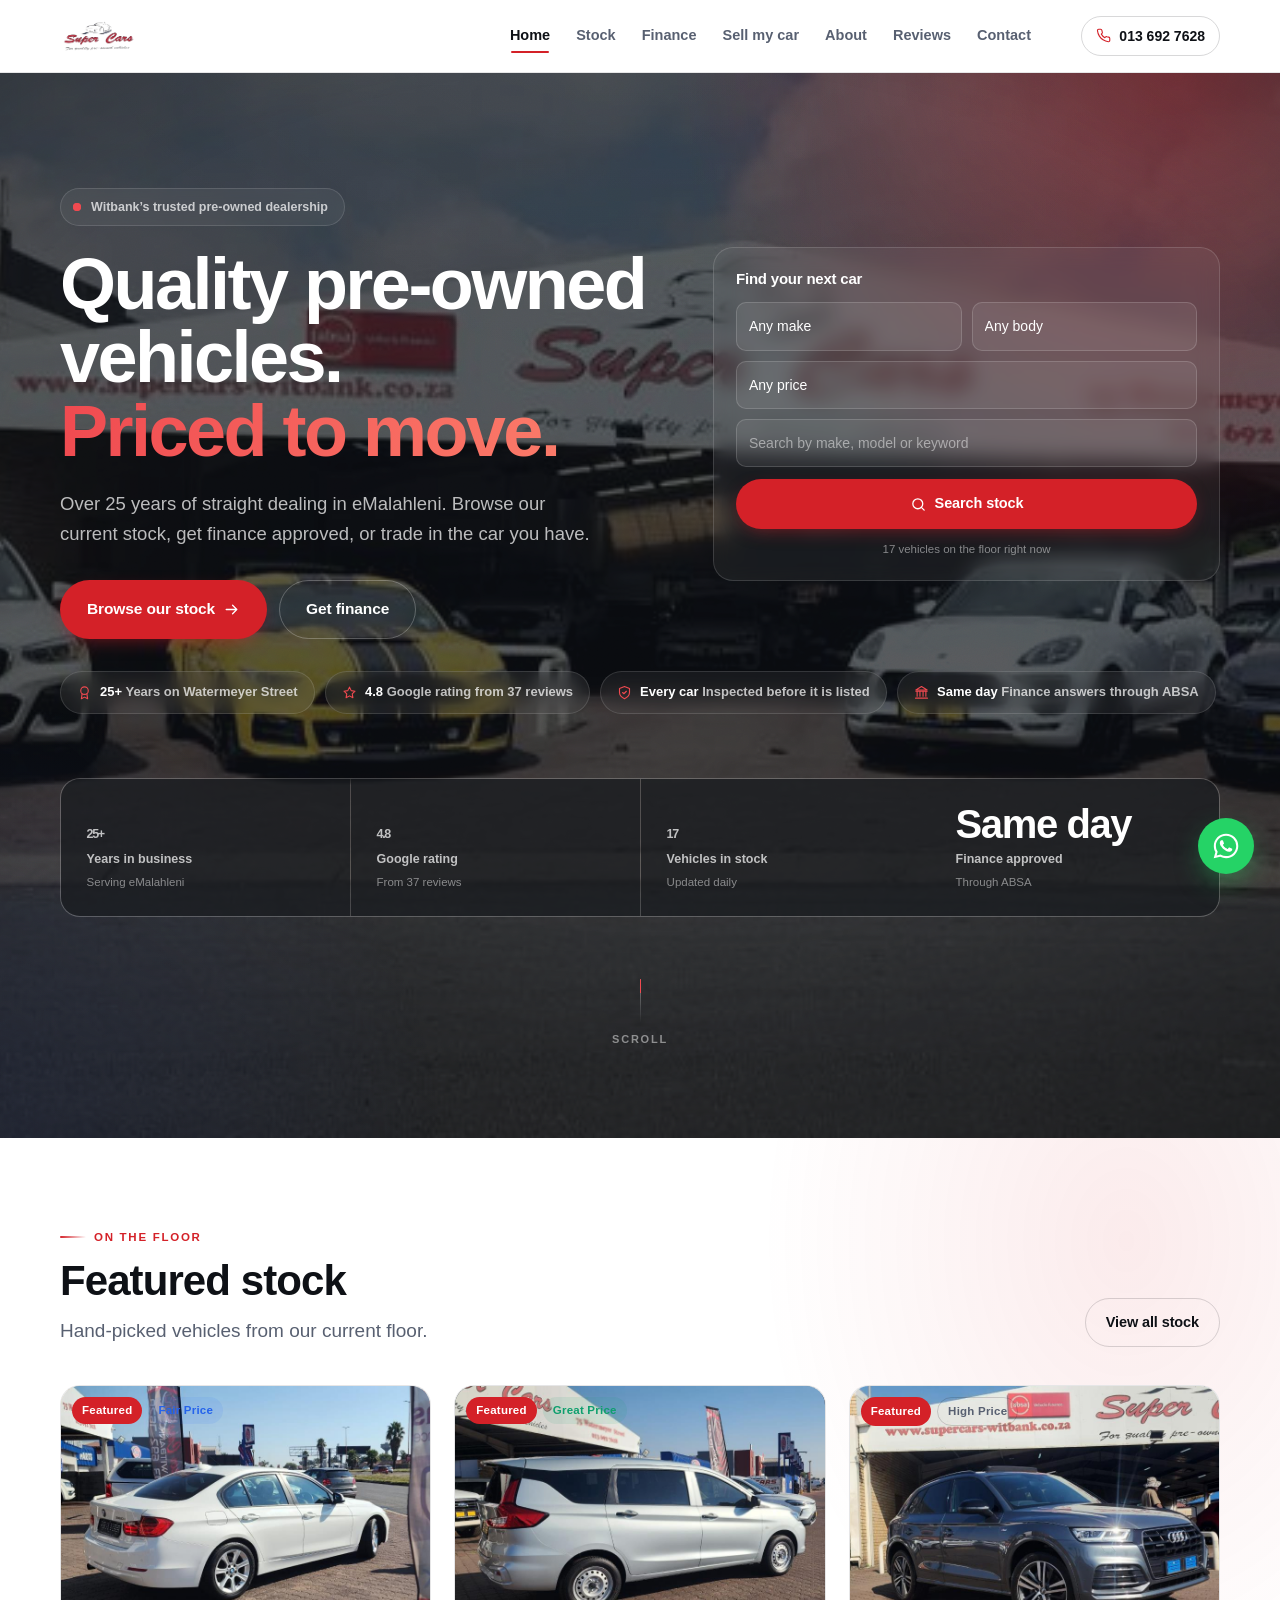
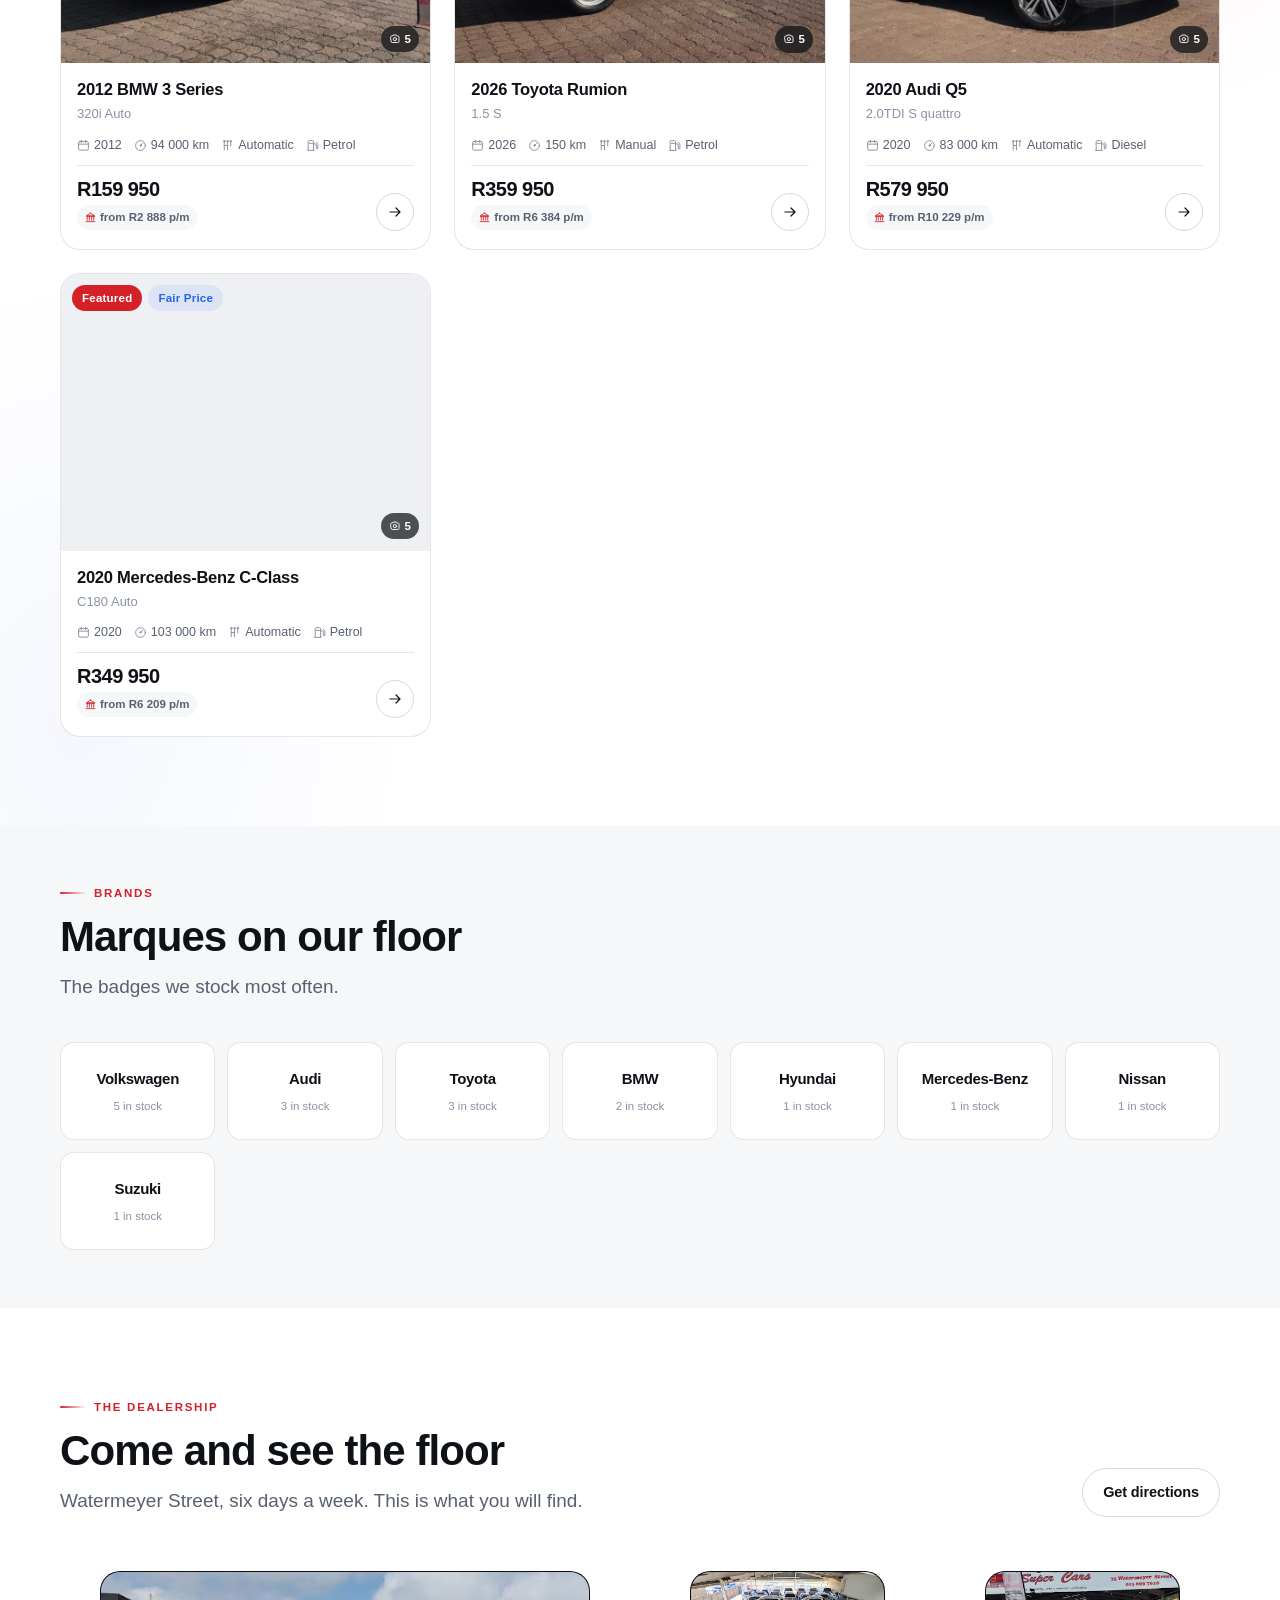
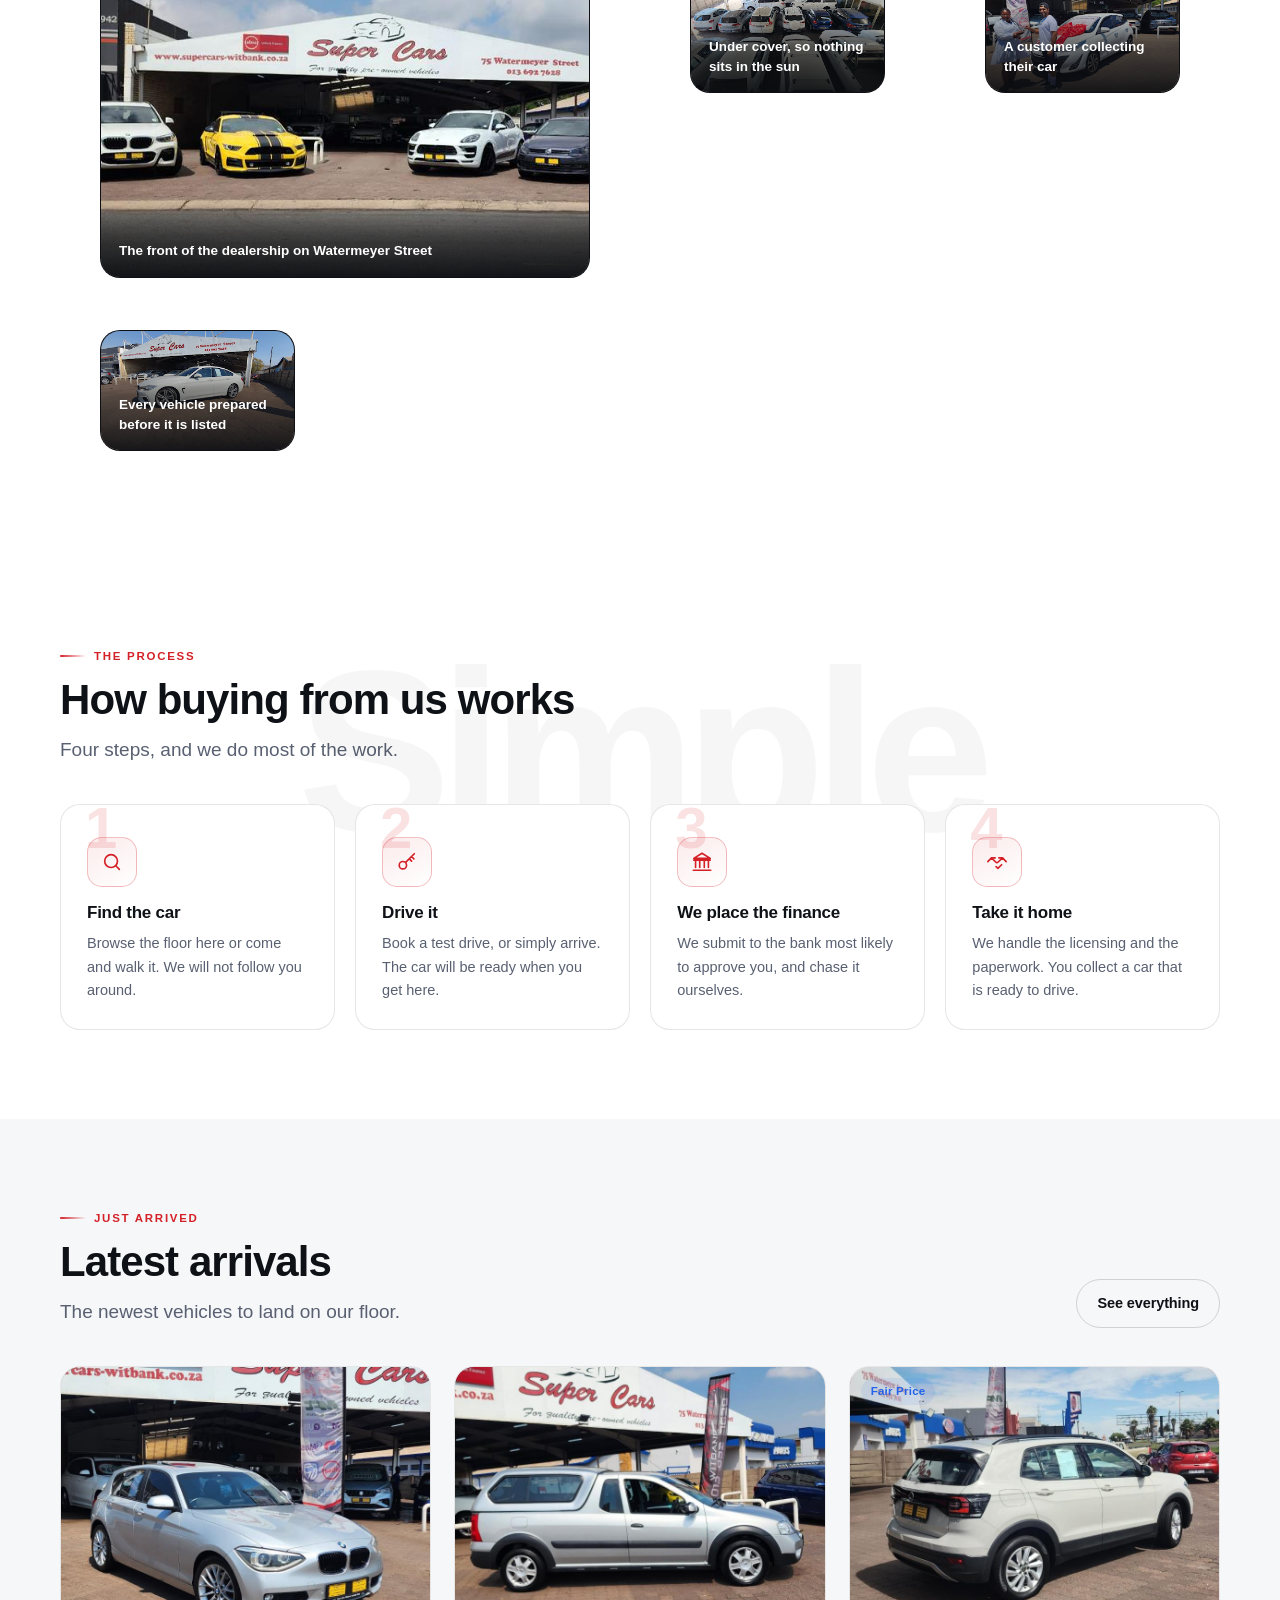
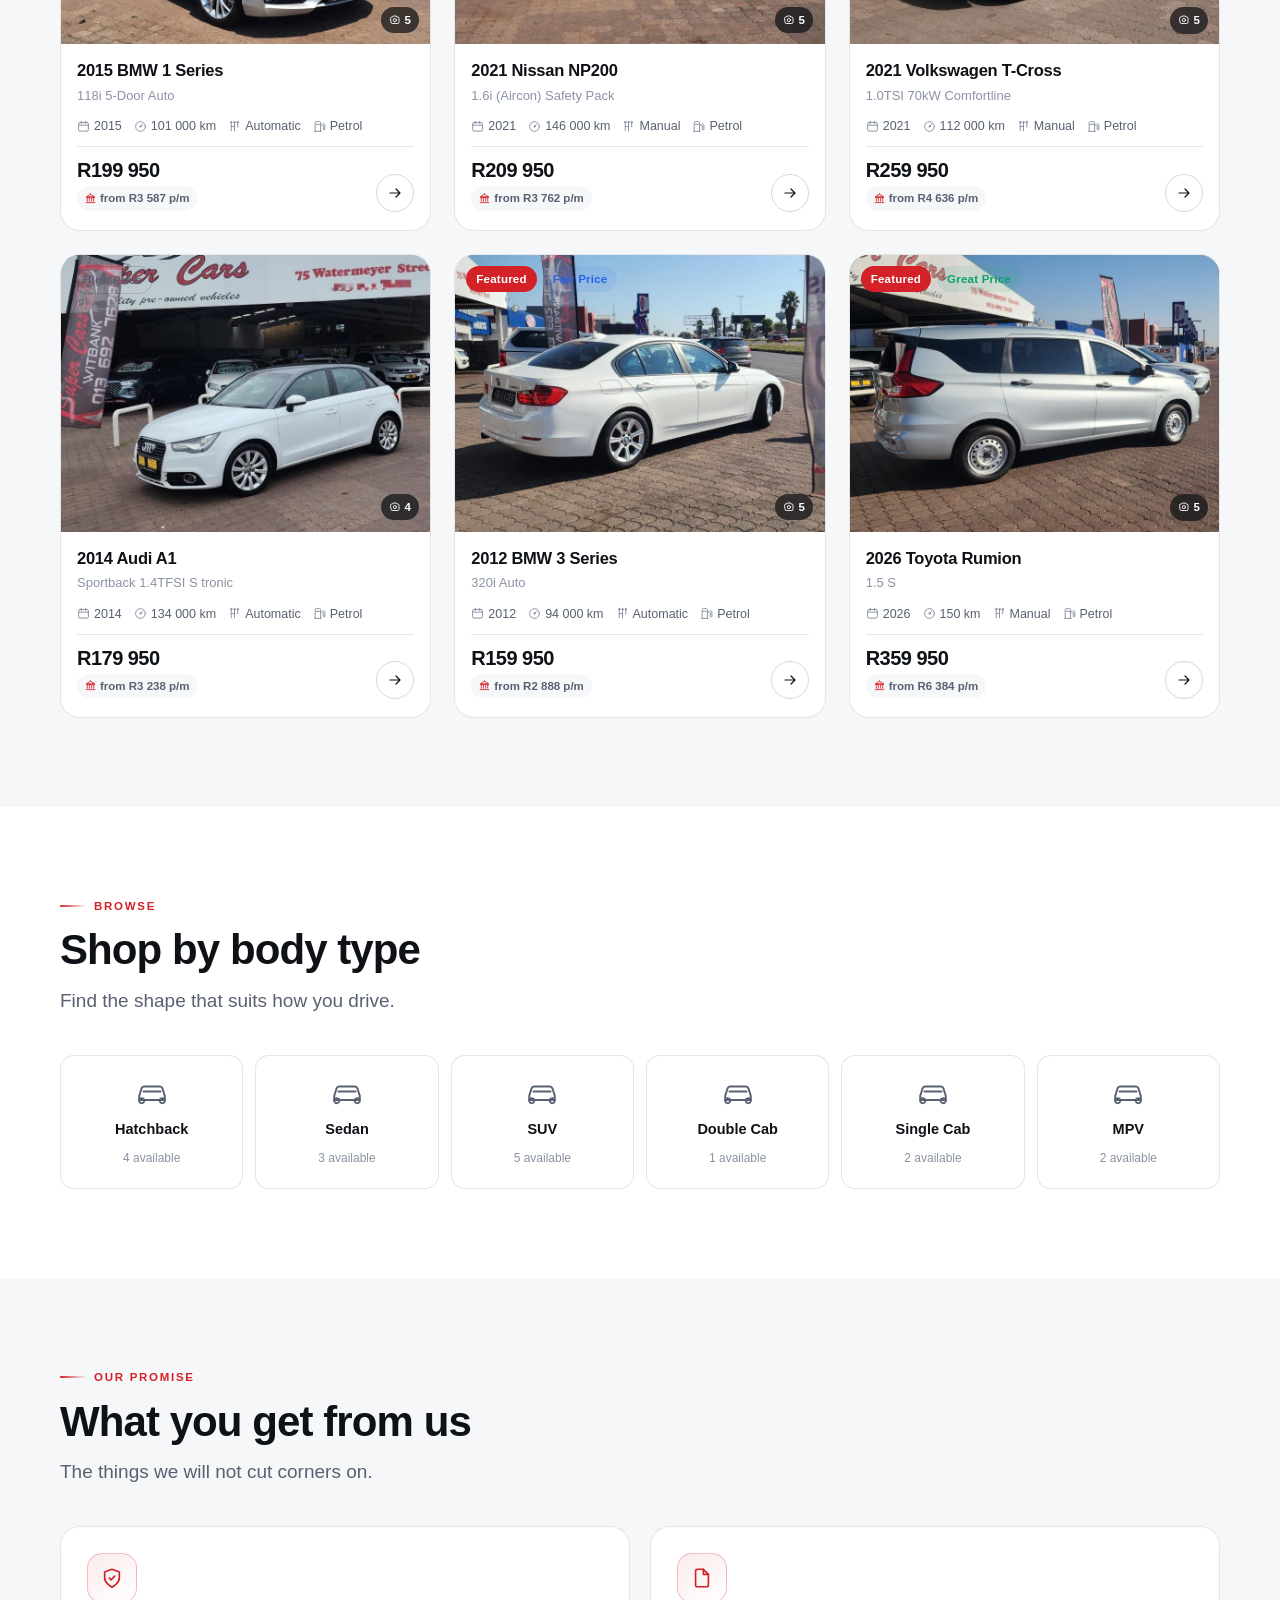
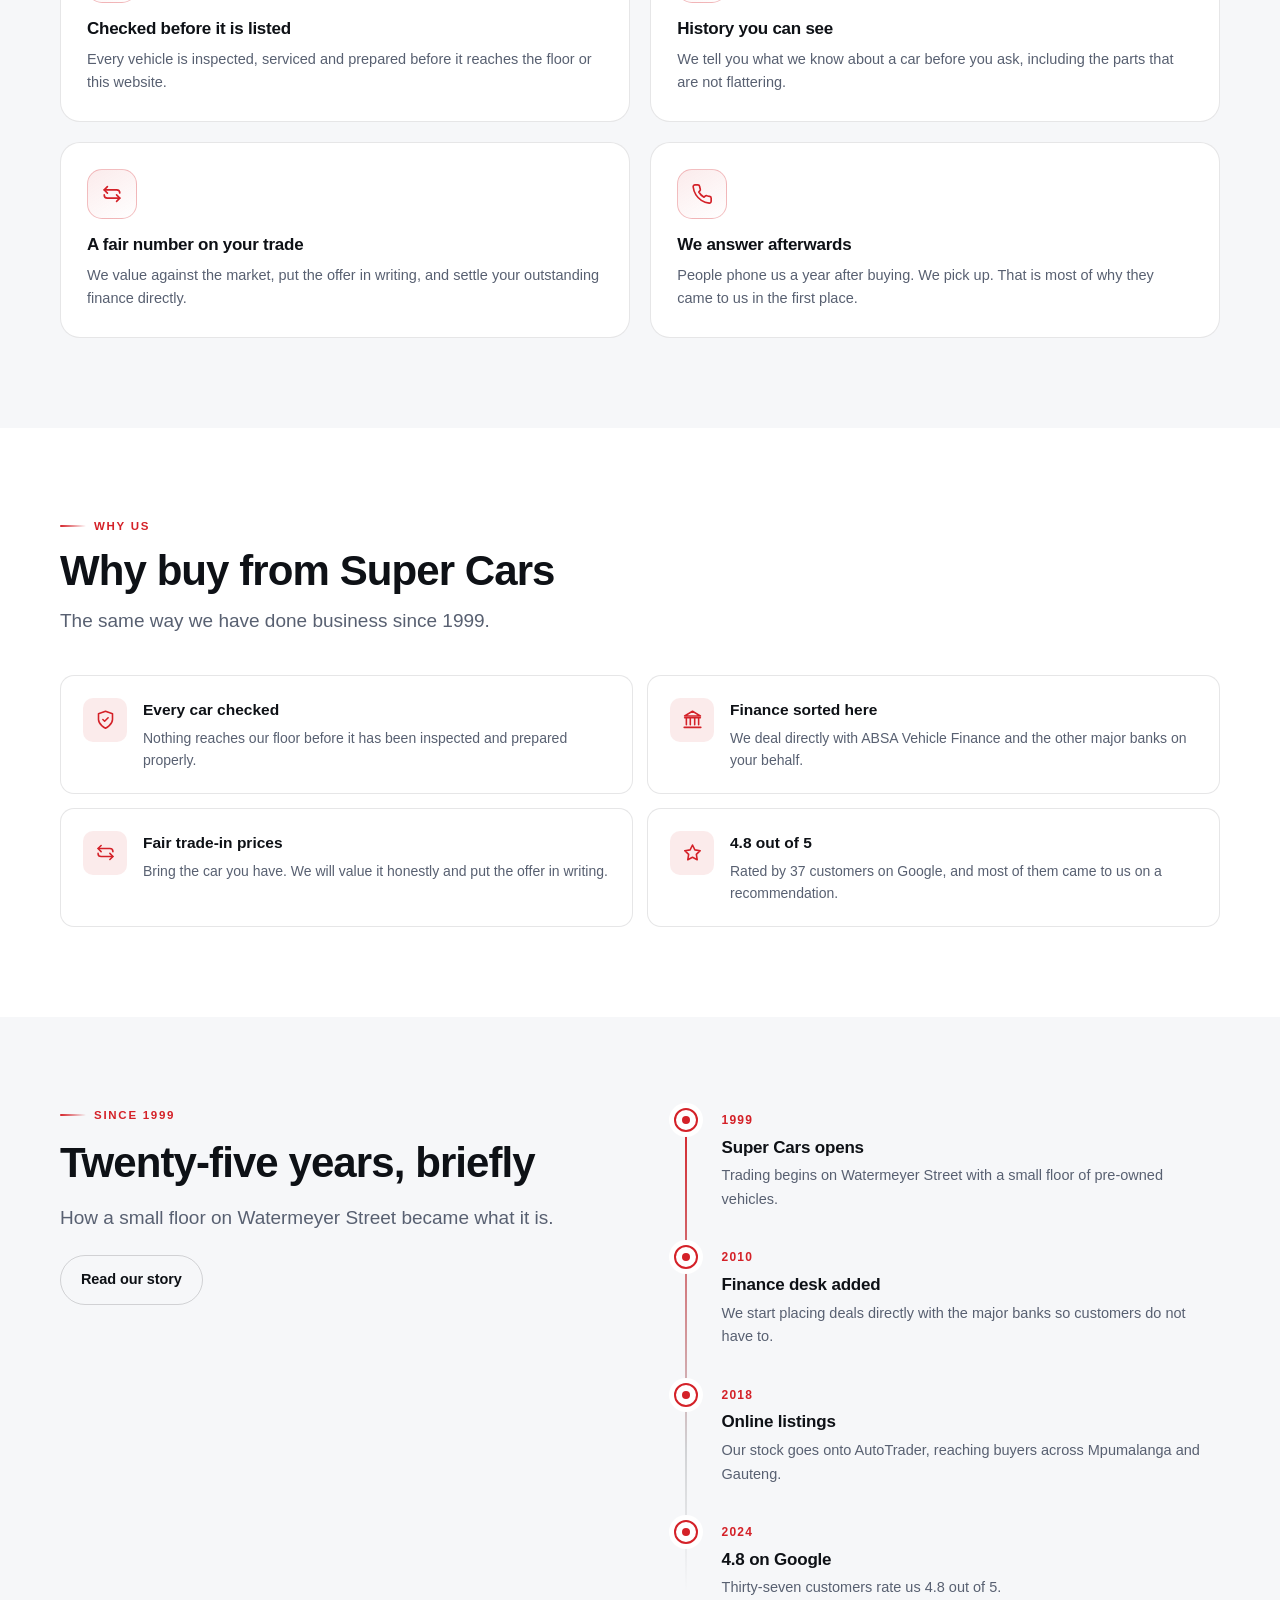
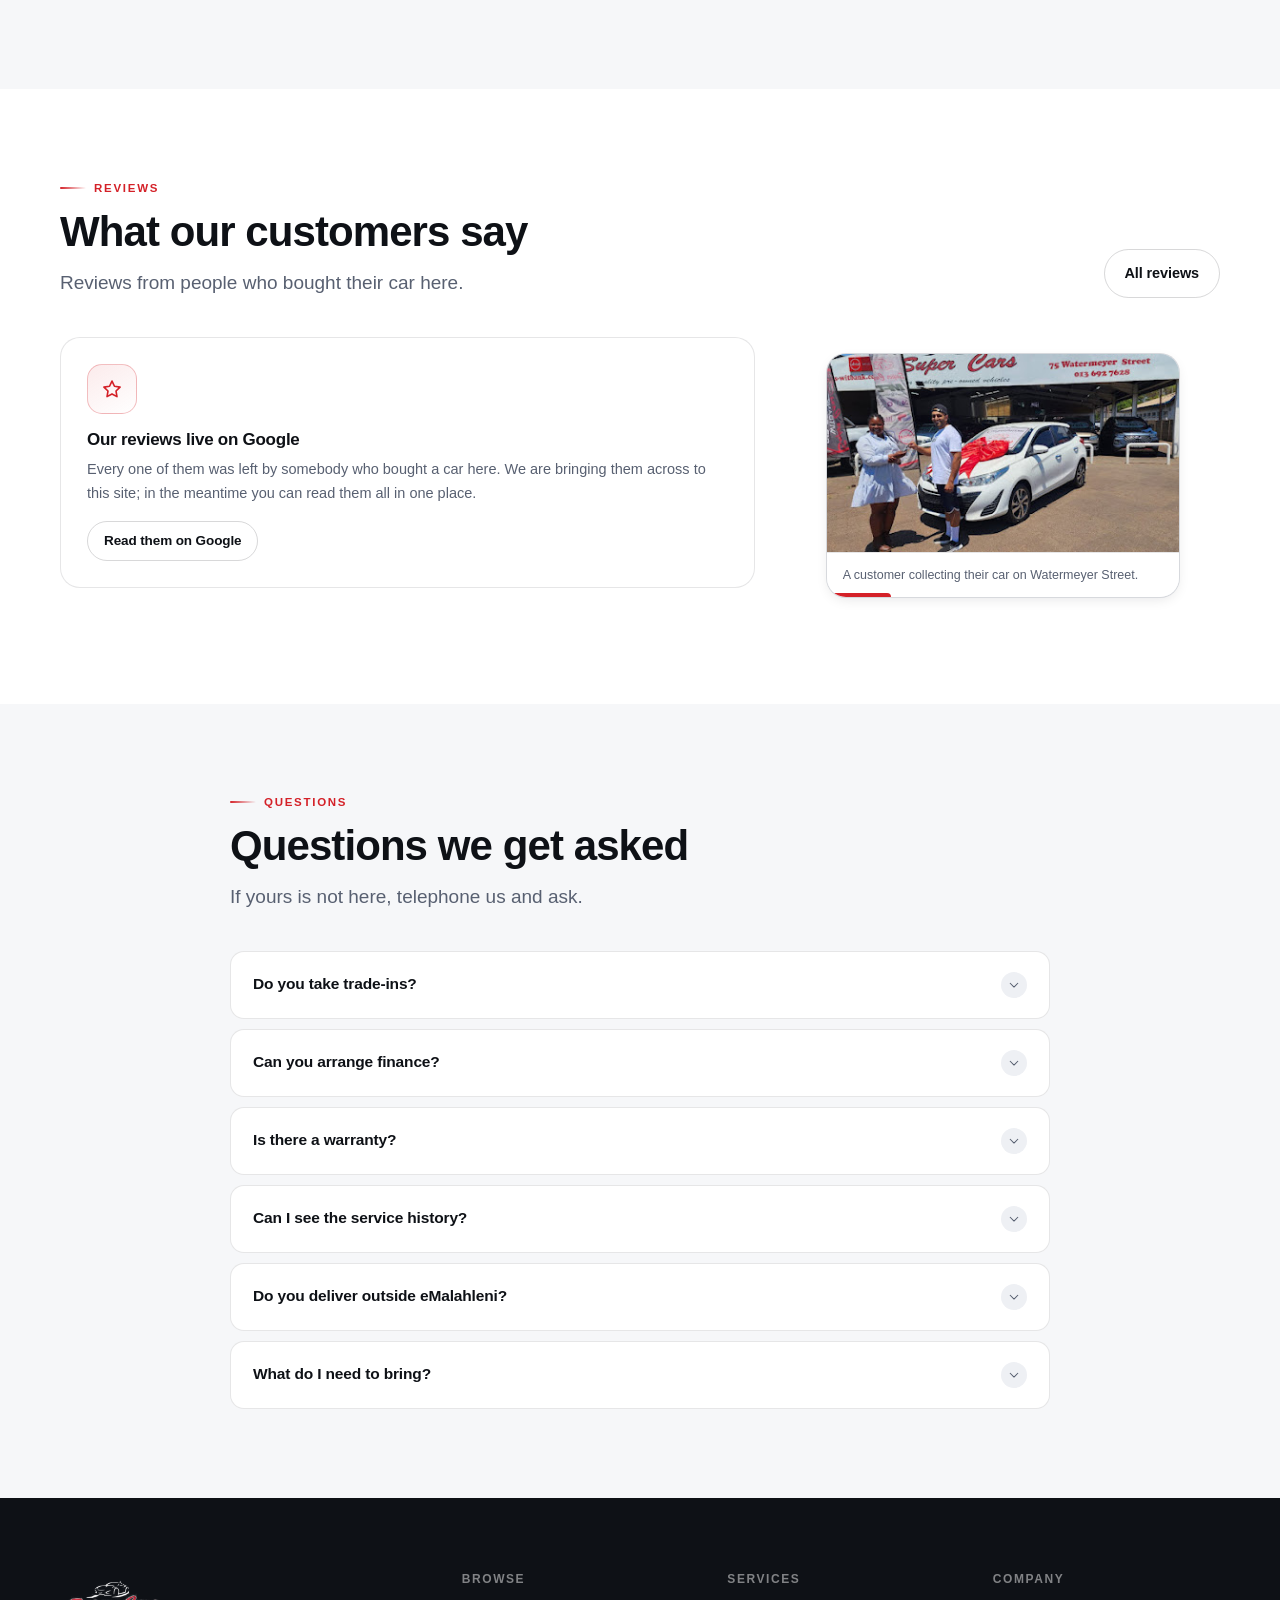
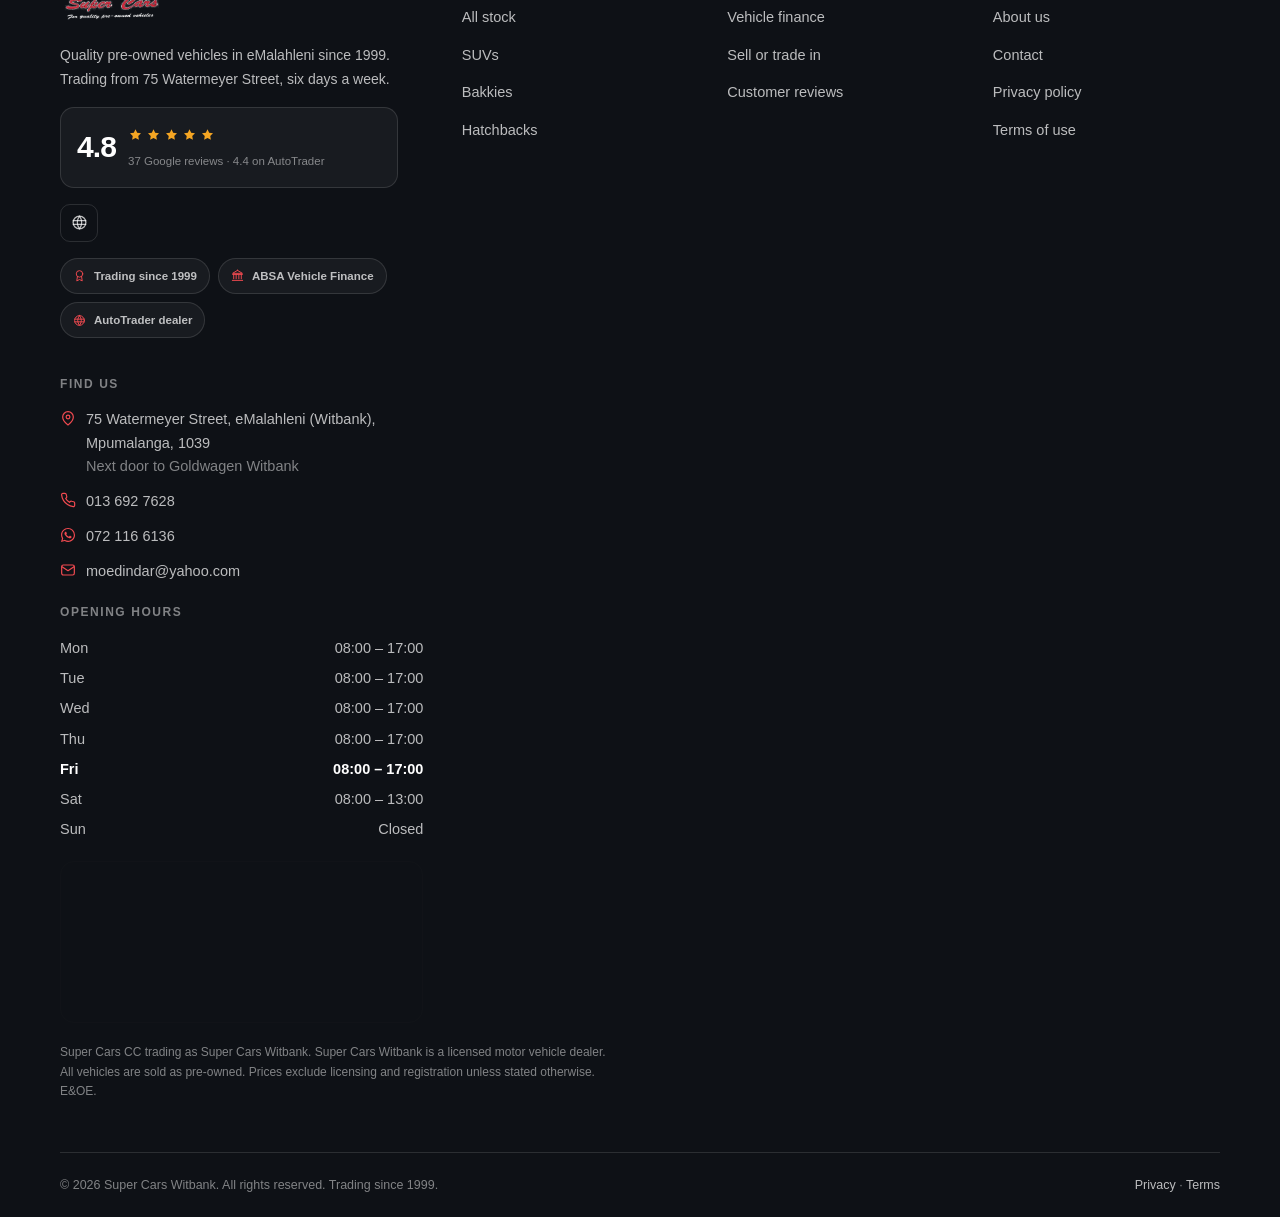
<file: index.html>
<!DOCTYPE html>
<html lang="en-ZA">
<head>
<meta charset="utf-8">
<script>document.documentElement.classList.add('js')</script>
<meta name="viewport" content="width=device-width,initial-scale=1,viewport-fit=cover">
<title>Quality Pre-Owned Cars in Witbank | Super Cars Witbank</title>
<meta name="theme-color" content="#0E1116">
<link rel="canonical" href="https://www.supercars-witbank.co.za/">
<link rel="icon" href="assets/favicon.svg" type="image/svg+xml">
<link rel="icon" href="assets/brand/icon-512.png" type="image/png" sizes="512x512">
<link rel="apple-touch-icon" href="assets/brand/icon-180.png">
<!-- The first data request cannot start until the connection exists. Opening it
     while the HTML is still parsing takes that handshake off the critical path. -->
<link rel="preconnect" href="https://gbjuimzlbyznldhhqguc.supabase.co" crossorigin>
<link rel="dns-prefetch" href="https://gbjuimzlbyznldhhqguc.supabase.co">
<!-- Above the fold on this page, so they are fetched at high priority rather
     than waiting to be discovered by the renderer. -->
<link rel="preload" as="image" href="assets/brand/logo.png">
<link rel="preload" as="image" href="assets/photos/forecourt.jpg" fetchpriority="high">
<link rel="stylesheet" href="css/style.css">
<link rel="stylesheet" href="css/components.css">
<link rel="stylesheet" href="css/premium.css">
<script defer src="js/config.js"></script>
<script defer src="js/core.js"></script>
<script defer src="js/motion.js"></script>
<script defer src="js/fallback.js"></script>
<script defer src="js/data.js"></script>
<script defer src="js/site.js"></script>
<script defer src="js/forms.js"></script>
<script defer src="js/vehicle-card.js"></script>
<script defer src="js/compare.js"></script>
<script defer src="js/home.js"></script>
</head>
<body data-page="index">

<a class="skip" href="#main">Skip to content</a>
<div class="read-bar" data-read-bar aria-hidden="true"></div>
<div data-announce></div>
<header class="hdr" data-header></header>

<main id="main">

  <!-- ══════════════════════════════════════════════ HERO ══════════════ -->
  <section class="hero-pro" data-sec="hero">
    <div class="hero-photo" data-hero-photo hidden></div>
    <div class="hero-glow" data-parallax aria-hidden="true"></div>
    <div class="hero-grain" aria-hidden="true"></div>
    <div class="hero-vignette" aria-hidden="true"></div>

    <div class="wrap">
      <div class="hero-grid-pro">
        <div data-hero-copy>
          <div class="sk" style="height:36px;width:290px;border-radius:999px"></div>
          <div class="sk" style="height:66px;width:92%;margin-top:24px"></div>
          <div class="sk" style="height:66px;width:68%;margin-top:12px"></div>
          <div class="sk" style="height:22px;width:80%;margin-top:24px"></div>
        </div>
        <div data-sec="search"><div data-hero-search></div></div>
      </div>

      <!-- trust chips -->
      <div data-sec="trust" hidden>
        <div class="trust-row" data-trust></div>
      </div>

      <!-- headline figures -->
      <div data-sec="stats" hidden>
        <div class="stat-band" data-hero-stats></div>
      </div>

      <div class="scroll-cue" data-anim="up" data-delay="6" aria-hidden="true">
        <span class="rail"></span>
        <span>Scroll</span>
      </div>
    </div>
  </section>

  <!-- ══════════════════════════════════════ FEATURED STOCK ════════════ -->
  <section class="section mesh" data-sec="featured" hidden>
    <div class="wrap">
      <div class="sec-head">
        <div class="t">
          <span class="sec-kicker" data-anim="up">On the floor</span>
          <h2 data-home="featuredTitle" data-anim="up" data-delay="1"></h2>
          <p class="lead" data-home="featuredSub" data-anim="up" data-delay="2"></p>
        </div>
        <a class="btn btn-out" href="inventory.html" data-anim="up" data-delay="2">
          View all stock
        </a>
      </div>
      <div class="veh-grid" data-featured></div>
    </div>
  </section>

  <!-- ══════════════════════════════════════════ MARQUES ═══════════════ -->
  <section class="section tight alt" data-sec="makes" hidden>
    <div class="wrap">
      <div class="sec-head">
        <div class="t">
          <span class="sec-kicker" data-anim="up">Brands</span>
          <h2 data-home="makesTitle" data-anim="up" data-delay="1"></h2>
          <p class="lead" data-home="makesSub" data-anim="up" data-delay="2"></p>
        </div>
      </div>
      <div class="make-grid" data-makes></div>
    </div>
  </section>

  <!-- ═══════════════════════════════════ THE DEALERSHIP ═══════════════ -->
  <section class="section" data-sec="gallery" hidden>
    <div class="wrap">
      <div class="sec-head">
        <div class="t">
          <span class="sec-kicker" data-anim="up">The dealership</span>
          <h2 data-home="galleryTitle" data-anim="up" data-delay="1"></h2>
          <p class="lead" data-home="gallerySub" data-anim="up" data-delay="2"></p>
        </div>
        <a class="btn btn-out" href="contact.html" data-anim="up" data-delay="2">Get directions</a>
      </div>
      <div class="gal-grid" data-gallery></div>
    </div>
  </section>

  <!-- ═════════════════════════════════ HOW BUYING WORKS ═══════════════ -->
  <section class="section has-ghost" data-sec="process" hidden>
    <div class="wrap">
      <span class="ghost-word" aria-hidden="true">Simple</span>
      <div class="sec-head">
        <div class="t">
          <span class="sec-kicker" data-anim="up">The process</span>
          <h2 data-home="processTitle" data-anim="up" data-delay="1"></h2>
          <p class="lead" data-home="processSub" data-anim="up" data-delay="2"></p>
        </div>
      </div>
      <div class="grid g-4" data-process></div>
    </div>
  </section>

  <!-- ══════════════════════════════════════════ FINANCE ═══════════════ -->
  <section class="section tight" data-sec="finance" hidden>
    <div class="wrap">
      <div class="band-dark cta-split" data-anim="rise">
        <div>
          <span class="sec-kicker">Finance</span>
          <h2 data-home="financeTitle" style="margin-top:14px"></h2>
          <p data-home="financeText" style="color:var(--text-inv-2);margin-top:14px;max-width:56ch"></p>
        </div>
        <div class="row">
          <a class="btn btn-pri btn-lg" data-home-cta="financeCta" data-magnetic></a>
        </div>
      </div>
    </div>
  </section>

  <!-- ═════════════════════════════════════ LATEST ARRIVALS ════════════ -->
  <section class="section alt" data-sec="latest" hidden>
    <div class="wrap">
      <div class="sec-head">
        <div class="t">
          <span class="sec-kicker" data-anim="up">Just arrived</span>
          <h2 data-home="latestTitle" data-anim="up" data-delay="1"></h2>
          <p class="lead" data-home="latestSub" data-anim="up" data-delay="2"></p>
        </div>
        <a class="btn btn-out" href="inventory.html?sort=newest" data-anim="up" data-delay="2">
          See everything
        </a>
      </div>
      <div class="veh-grid" data-latest></div>
    </div>
  </section>

  <!-- ═══════════════════════════════════════ BODY TYPES ═══════════════ -->
  <section class="section" data-sec="categories" hidden>
    <div class="wrap">
      <div class="sec-head">
        <div class="t">
          <span class="sec-kicker" data-anim="up">Browse</span>
          <h2 data-home="categoriesTitle" data-anim="up" data-delay="1"></h2>
          <p class="lead" data-home="categoriesSub" data-anim="up" data-delay="2"></p>
        </div>
      </div>
      <div class="cat-grid" data-categories></div>
    </div>
  </section>

  <!-- ══════════════════════════════════ WHAT YOU GET ══════════════════ -->
  <section class="section alt tint" data-sec="promise" hidden>
    <div class="wrap">
      <div class="sec-head">
        <div class="t">
          <span class="sec-kicker" data-anim="up">Our promise</span>
          <h2 data-home="promiseTitle" data-anim="up" data-delay="1"></h2>
          <p class="lead" data-home="promiseSub" data-anim="up" data-delay="2"></p>
        </div>
      </div>
      <div class="grid g-2" data-promises></div>
    </div>
  </section>

  <!-- ══════════════════════════════════════ WHY BUY FROM US ═══════════ -->
  <section class="section" data-sec="why" hidden>
    <div class="wrap">
      <div class="sec-head">
        <div class="t">
          <span class="sec-kicker" data-anim="up">Why us</span>
          <h2 data-home="whyTitle" data-anim="up" data-delay="1"></h2>
          <p class="lead" data-home="whySub" data-anim="up" data-delay="2"></p>
        </div>
      </div>
      <div class="grid g-2 why" data-why></div>
    </div>
  </section>

  <!-- ══════════════════════════════════════════ TIMELINE ══════════════ -->
  <section class="section alt" data-sec="timeline" hidden>
    <div class="wrap">
      <div class="grid g-2" style="align-items:start;gap:clamp(26px,4vw,60px)">
        <div class="stack">
          <span class="sec-kicker" data-anim="up">Since 1999</span>
          <h2 data-home="timelineTitle" data-anim="up" data-delay="1"></h2>
          <p class="lead" data-home="timelineSub" data-anim="up" data-delay="2"></p>
          <div class="row" style="margin-top:6px" data-anim="up" data-delay="3">
            <a class="btn btn-out" href="about.html">Read our story</a>
          </div>
        </div>
        <div class="tl" data-timeline></div>
      </div>
    </div>
  </section>

  <!-- ══════════════════════════════════════════ REVIEWS ═══════════════ -->
  <section class="section" data-sec="testimonials" hidden>
    <div class="wrap">
      <div class="sec-head">
        <div class="t">
          <span class="sec-kicker" data-anim="up">Reviews</span>
          <h2 data-home="testimonialsTitle" data-anim="up" data-delay="1"></h2>
          <p class="lead" data-home="testimonialsSub" data-anim="up" data-delay="2"></p>
        </div>
        <a class="btn btn-out" href="testimonials.html" data-anim="up" data-delay="2">All reviews</a>
      </div>
      <div class="grid" style="grid-template-columns:1.6fr 1fr;align-items:start;gap:clamp(18px,2.4vw,32px)"
           data-tm-layout>
        <div class="tm-grid" data-testimonials></div>
        <div data-review-photo></div>
      </div>
    </div>
  </section>

  <!-- ═══════════════════════════════════════ RECENTLY SOLD ════════════ -->
  <section class="section alt" data-sec="sold" hidden>
    <div class="wrap">
      <div class="sec-head">
        <div class="t">
          <span class="sec-kicker" data-anim="up">Moved on</span>
          <h2 data-home="soldTitle" data-anim="up" data-delay="1"></h2>
          <p class="lead" data-home="soldSub" data-anim="up" data-delay="2"></p>
        </div>
        <a class="btn btn-out" href="contact.html" data-anim="up" data-delay="2">
          Tell us what you want
        </a>
      </div>
      <div class="veh-grid" data-sold></div>
    </div>
  </section>

  <!-- ══════════════════════════════════════════ ABOUT ═════════════════ -->
  <section class="section" data-sec="about" hidden>
    <div class="wrap">
      <div class="grid g-2" style="align-items:center;gap:clamp(26px,4vw,60px)">
        <div class="stack" data-anim="right">
          <span class="sec-kicker">About us</span>
          <h2 data-home="aboutTitle"></h2>
          <p class="lead" data-home="aboutText"></p>
          <div class="row" style="margin-top:6px">
            <a class="btn btn-dark" data-home-cta="aboutCta"></a>
          </div>
        </div>
        <div data-about-rating data-anim="left" data-delay="1"></div>
      </div>
    </div>
  </section>

  <!-- ══════════════════════════════════════════ TRADE-IN ══════════════ -->
  <section class="section tight" data-sec="tradein" hidden>
    <div class="wrap">
      <div class="band-dark cta-split" data-anim="rise">
        <div>
          <span class="sec-kicker">Sell or trade in</span>
          <h2 data-home="tradeinTitle" style="margin-top:14px"></h2>
          <p data-home="tradeinText" style="color:var(--text-inv-2);margin-top:14px;max-width:56ch"></p>
        </div>
        <div class="row">
          <a class="btn btn-pri btn-lg" data-home-cta="tradeinCta" data-magnetic></a>
        </div>
      </div>
    </div>
  </section>

  <!-- ══════════════════════════════════════════════ FAQ ═══════════════ -->
  <section class="section alt" data-sec="faq" hidden>
    <div class="wrap" style="max-width:900px">
      <div class="sec-head">
        <div class="t">
          <span class="sec-kicker" data-anim="up">Questions</span>
          <h2 data-home="faqTitle" data-anim="up" data-delay="1"></h2>
          <p class="lead" data-home="faqSub" data-anim="up" data-delay="2"></p>
        </div>
      </div>
      <div class="faq" data-faq></div>
    </div>
  </section>

  <!-- ═══════════════════════════════════════ CLOSING BANNER ═══════════ -->
  <section class="section" data-sec="banner" hidden>
    <div class="wrap">
      <div class="band-dark" style="text-align:center" data-anim="scale">
        <h2 data-home="bannerTitle" style="max-width:22ch;margin-inline:auto"></h2>
        <p data-home="bannerText"
           style="color:var(--text-inv-2);margin:16px auto 0;max-width:58ch"></p>
        <div class="row" style="justify-content:center;margin-top:28px">
          <a class="btn btn-pri btn-lg" data-home-cta="bannerCta" data-magnetic></a>
          <a class="btn btn-inv btn-lg" data-home-cta="bannerCta2"></a>
        </div>
      </div>
    </div>
  </section>

  <!-- ══════════════════════════════════════ CONTACT AND MAP ═══════════ -->
  <section class="section alt" data-sec="contact" hidden>
    <div class="wrap">
      <div class="sec-head">
        <div class="t">
          <span class="sec-kicker" data-anim="up">Visit us</span>
          <h2 data-home="contactTitle" data-anim="up" data-delay="1"></h2>
          <p class="lead" data-home="contactText" data-anim="up" data-delay="2"></p>
        </div>
      </div>
      <div class="grid g-2" style="align-items:start;gap:clamp(18px,2.4vw,30px)">
        <div data-contact-card></div>
        <div class="map-box" data-sec="map" hidden data-anim="left" data-delay="1">
          <iframe title="Our location on Google Maps" loading="lazy"
                  referrerpolicy="no-referrer-when-downgrade" data-biz="mapEmbed"></iframe>
        </div>
      </div>
    </div>
  </section>

</main>

<footer class="ftr" data-footer></footer>
<div data-wa-float></div>
<div data-compare-tray></div>

<noscript>
  <div class="wrap" style="padding:40px 0">
    <div class="note-bar warn">
      This site needs JavaScript to show current stock and prices.
      Please telephone us on 013 692 7628 and we will help you directly.
    </div>
  </div>
</noscript>

</body>
</html>
</file>
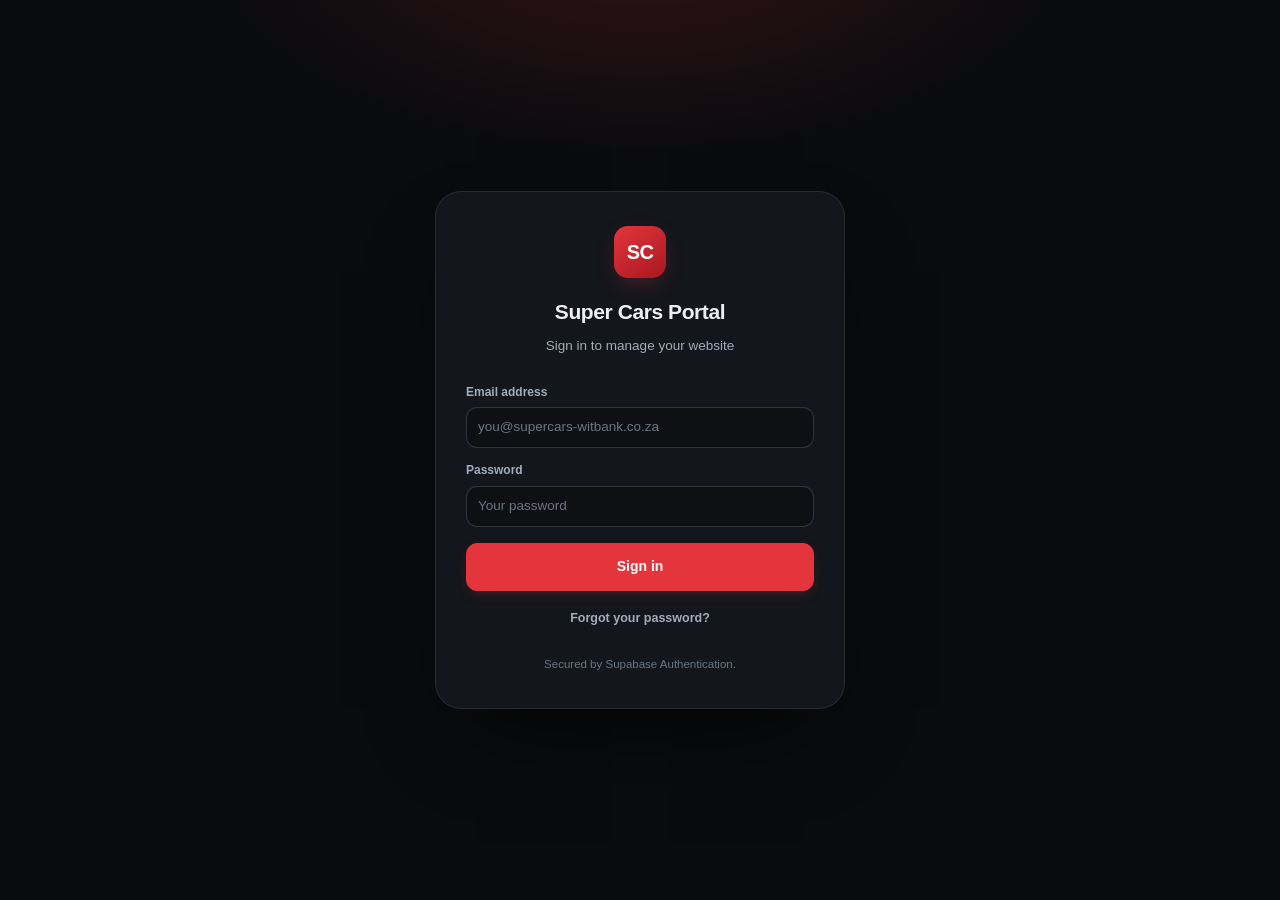
<file: portal/index.html>
<!DOCTYPE html>
<html lang="en-ZA">
<head>
<meta charset="utf-8">
<meta name="viewport" content="width=device-width,initial-scale=1,viewport-fit=cover">
<title>Super Cars Portal</title>
<meta name="robots" content="noindex,nofollow">
<meta name="theme-color" content="#0A0B0E">
<link rel="icon" href="data:image/svg+xml,%3Csvg xmlns='http://www.w3.org/2000/svg' viewBox='0 0 64 64'%3E%3Crect width='64' height='64' rx='14' fill='%23D42128'/%3E%3Ctext x='32' y='43' font-family='Helvetica,Arial' font-size='30' font-weight='800' fill='%23fff' text-anchor='middle'%3ESC%3C/text%3E%3C/svg%3E">
<style>
/* ==================================================================
   SUPER CARS WITBANK PORTAL
   Single file. No build step, no CDN, no framework.
   ================================================================== */
:root{
  --bg:#0A0B0E;
  --bg-2:#0E1014;
  --panel:#13161C;
  --panel-2:#171B22;
  --raise:rgba(255,255,255,.045);
  --raise-2:rgba(255,255,255,.075);
  --line:rgba(255,255,255,.085);
  --line-2:rgba(255,255,255,.15);

  --acc:#E4353C;
  --acc-2:#FF5B62;
  --acc-soft:rgba(228,53,60,.14);
  --acc-glow:rgba(228,53,60,.40);

  --ok:#10B981; --ok-soft:rgba(16,185,129,.14);
  --warn:#F59E0B; --warn-soft:rgba(245,158,11,.14);
  --dan:#EF4444; --dan-soft:rgba(239,68,68,.14);
  --info:#3B82F6; --info-soft:rgba(59,130,246,.14);
  --violet:#8B5CF6;

  --text:#EDF1F7;
  --text-2:#A3ACBB;
  --text-3:#6B7484;

  --r-xs:7px; --r-sm:11px; --r-md:15px; --r-lg:20px; --r-xl:26px; --r-pill:999px;

  --sh-1:0 1px 2px rgba(0,0,0,.4);
  --sh-2:0 6px 20px -6px rgba(0,0,0,.6);
  --sh-3:0 18px 48px -18px rgba(0,0,0,.78);
  --sh-4:0 40px 90px -40px rgba(0,0,0,.92);

  --sbw:262px;
  --tbh:66px;
  --ease:cubic-bezier(.22,.85,.28,1);
  --ease-out:cubic-bezier(.16,1,.3,1);
  --font:-apple-system,BlinkMacSystemFont,'Segoe UI',Inter,Roboto,Helvetica,Arial,sans-serif;
  --mono:ui-monospace,SFMono-Regular,'SF Mono',Menlo,monospace;
}

*,*::before,*::after{box-sizing:border-box}
html,body{height:100%}
body{
  margin:0;background:var(--bg);color:var(--text);
  font-family:var(--font);font-size:14px;line-height:1.55;
  -webkit-font-smoothing:antialiased;-moz-osx-font-smoothing:grayscale;
}
img,svg{display:block;max-width:100%}
button,input,select,textarea{font:inherit;color:inherit}
button{background:none;border:0;cursor:pointer;padding:0}
ul,ol{margin:0;padding:0;list-style:none}
h1,h2,h3,h4,p{margin:0}
a{color:inherit;text-decoration:none}
table{border-collapse:collapse;width:100%}
:focus-visible{outline:2px solid var(--acc);outline-offset:2px;border-radius:4px}
::selection{background:var(--acc);color:#fff}
::-webkit-scrollbar{width:10px;height:10px}
::-webkit-scrollbar-track{background:transparent}
::-webkit-scrollbar-thumb{background:rgba(255,255,255,.12);border-radius:6px;border:3px solid var(--bg)}
::-webkit-scrollbar-thumb:hover{background:rgba(255,255,255,.2)}
@media (prefers-reduced-motion:reduce){*,*::before,*::after{animation-duration:.01ms!important;transition-duration:.01ms!important}}

/* ------------------------------------------------------------ login -- */
/* Only ever shown when a Supabase project is configured. Without one there
   is nothing to sign in to, so the portal opens straight onto the dashboard
   and says plainly that it is running locally. */
#login{
  position:fixed;inset:0;z-index:400;display:grid;place-items:center;padding:24px;
  background:radial-gradient(720px 400px at 50% -10%,rgba(228,53,60,.20),transparent 62%),var(--bg);
  transition:opacity .35s var(--ease),visibility .35s;
}
#login.hide{opacity:0;visibility:hidden;pointer-events:none}
.login-card{
  width:min(410px,100%);background:var(--panel);border:1px solid var(--line);
  border-radius:var(--r-xl);padding:34px 30px;box-shadow:var(--sh-4);
}
.login-mark{
  width:52px;height:52px;border-radius:14px;margin:0 auto 18px;
  background:linear-gradient(145deg,var(--acc),#A81820);color:#fff;
  display:grid;place-items:center;font-size:20px;font-weight:850;letter-spacing:-.03em;
  box-shadow:0 8px 26px -8px var(--acc-glow);
}
.login-card h1{font-size:21px;font-weight:780;letter-spacing:-.02em;text-align:center}
.login-card > p{font-size:13.5px;color:var(--text-2);text-align:center;margin:7px 0 26px}
.login-err{
  display:none;margin-bottom:14px;padding:11px 13px;border-radius:var(--r-sm);
  background:var(--dan-soft);color:#FCA5A5;font-size:13px;line-height:1.5;
}
.login-err.on{display:block}
.login-hint{margin-top:18px;font-size:11.5px;color:var(--text-3);text-align:center}
/* -------------------------------------------------------------- app -- */
#app{display:none;min-height:100dvh}
#app.on{display:block}

.sidebar{
  position:fixed;left:0;top:0;bottom:0;width:var(--sbw);z-index:60;
  background:var(--bg-2);border-right:1px solid var(--line);
  display:flex;flex-direction:column;
  transition:transform .28s var(--ease);
}
.sb-head{display:flex;align-items:center;gap:11px;padding:18px 18px 16px;flex-shrink:0}
.sb-mark{
  width:36px;height:36px;border-radius:10px;flex-shrink:0;
  background:linear-gradient(145deg,var(--acc),#A81820);color:#fff;
  display:grid;place-items:center;font-size:15px;font-weight:850;letter-spacing:-.03em;
  box-shadow:0 4px 12px -3px var(--acc-glow);
}
.sb-title{display:grid;line-height:1.2;min-width:0}
.sb-title b{font-size:14.5px;font-weight:780;letter-spacing:-.015em}
.sb-title span{font-size:10.5px;font-weight:650;letter-spacing:.11em;text-transform:uppercase;color:var(--text-3)}
.sb-nav{flex:1;overflow-y:auto;padding:6px 11px 14px}
.sb-group{
  font-size:10.5px;font-weight:750;letter-spacing:.13em;text-transform:uppercase;
  color:var(--text-3);padding:16px 9px 7px;
}
.sb-link{
  width:100%;display:flex;align-items:center;gap:10px;
  padding:9px 10px;border-radius:var(--r-sm);margin-bottom:1px;
  font-size:13.5px;font-weight:600;color:var(--text-2);text-align:left;
  transition:background .16s,color .16s;
}
.sb-link svg{width:17px;height:17px;flex-shrink:0;opacity:.82}
.sb-link span:first-of-type{flex:1;min-width:0;overflow:hidden;text-overflow:ellipsis;white-space:nowrap}
.sb-link:hover{background:var(--raise);color:var(--text)}
.sb-link.on{background:var(--acc-soft);color:#fff}
.sb-link.on svg{opacity:1;color:var(--acc-2)}
.sb-badge{
  min-width:19px;height:19px;padding:0 6px;border-radius:var(--r-pill);flex-shrink:0;
  background:var(--acc);color:#fff;font-size:10.5px;font-weight:750;
  display:grid;place-items:center;
}
.sb-badge.mut{background:var(--raise-2);color:var(--text-2)}
.sb-foot{padding:11px;border-top:1px solid var(--line);flex-shrink:0}
.sb-user{display:flex;align-items:center;gap:10px;padding:8px 9px;border-radius:var(--r-sm);background:var(--raise)}
.avatar{
  width:32px;height:32px;border-radius:var(--r-pill);flex-shrink:0;
  background:linear-gradient(145deg,var(--acc),#A81820);color:#fff;
  display:grid;place-items:center;font-size:12px;font-weight:750;
}
.sb-user b{display:block;font-size:13px;font-weight:700;overflow:hidden;text-overflow:ellipsis;white-space:nowrap}
.sb-user small{display:block;font-size:11px;color:var(--text-3);overflow:hidden;text-overflow:ellipsis;white-space:nowrap}
.sb-out{
  width:29px;height:29px;border-radius:var(--r-xs);flex-shrink:0;
  display:grid;place-items:center;color:var(--text-3);transition:background .16s,color .16s;
}
.sb-out:hover{background:var(--dan-soft);color:#FCA5A5}

.scrim{
  position:fixed;inset:0;z-index:55;background:rgba(0,0,0,.6);
  opacity:0;pointer-events:none;transition:opacity .26s var(--ease);
}
.scrim.on{opacity:1;pointer-events:auto}

.main{margin-left:var(--sbw);min-height:100dvh;display:flex;flex-direction:column}
.topbar{
  position:sticky;top:0;z-index:50;height:var(--tbh);flex-shrink:0;
  display:flex;align-items:center;gap:14px;padding:0 clamp(14px,2.4vw,26px);
  background:rgba(10,11,14,.82);backdrop-filter:saturate(180%) blur(16px);
  border-bottom:1px solid var(--line);
}
.burger{
  display:none;width:36px;height:36px;border-radius:var(--r-sm);
  border:1px solid var(--line-2);align-items:center;justify-content:center;flex-shrink:0;
}
.tb-title{min-width:0;flex:1}
.tb-title b{display:block;font-size:15.5px;font-weight:760;letter-spacing:-.017em;
  overflow:hidden;text-overflow:ellipsis;white-space:nowrap}
.tb-title small{display:block;font-size:11.5px;color:var(--text-3);
  overflow:hidden;text-overflow:ellipsis;white-space:nowrap}
.tb-right{display:flex;align-items:center;gap:8px;flex-shrink:0}
.tb-search{
  display:flex;align-items:center;gap:8px;padding:8px 11px;width:250px;
  border:1px solid var(--line);border-radius:var(--r-pill);background:var(--raise);
  transition:border-color .18s,background .18s;
}
.tb-search:focus-within{border-color:var(--acc);background:var(--panel)}
.tb-search input{border:0;outline:none;background:transparent;width:100%;font-size:13px;min-width:0}
.tb-search input::placeholder{color:var(--text-3)}
.tb-search kbd{
  font-family:var(--mono);font-size:10.5px;padding:2px 5px;border-radius:5px;
  background:var(--raise-2);color:var(--text-3);flex-shrink:0;
}
.icon-btn{
  position:relative;width:36px;height:36px;border-radius:var(--r-sm);flex-shrink:0;
  border:1px solid var(--line);display:grid;place-items:center;color:var(--text-2);
  transition:background .16s,border-color .16s,color .16s;
}
.icon-btn:hover{background:var(--raise);border-color:var(--line-2);color:var(--text)}
.icon-btn .dot{
  position:absolute;top:7px;right:7px;width:7px;height:7px;border-radius:50%;
  background:var(--acc);border:2px solid var(--bg);display:none;
}
.live{
  display:inline-flex;align-items:center;gap:7px;padding:7px 13px;border-radius:var(--r-pill);
  border:1px solid var(--line);background:var(--raise);font-size:12px;font-weight:650;
  color:var(--text-2);flex-shrink:0;transition:border-color .18s;
}
.live i{width:7px;height:7px;border-radius:50%;background:var(--ok);flex-shrink:0}
.live.syncing i{background:var(--warn);animation:blink 1.1s infinite}
.live.offline i{background:var(--dan)}
@keyframes blink{50%{opacity:.28}}

.view{flex:1;padding:clamp(16px,2.4vw,26px);max-width:1420px;width:100%}
.view.anim{animation:viewIn .34s var(--ease-out)}
@keyframes viewIn{from{opacity:0;transform:translateY(9px)}}

@media (max-width:1080px){ .tb-search{width:190px} }
@media (max-width:900px){
  .sidebar{transform:translateX(-100%);box-shadow:var(--sh-3)}
  .sidebar.on{transform:none}
  .main{margin-left:0}
  .burger{display:flex}
  .tb-search{display:none}
}
</style>
</head>
<body>

<style>
/* ------------------------------------------------------- components -- */
.page-head{display:flex;align-items:flex-end;justify-content:space-between;gap:18px;
  flex-wrap:wrap;margin-bottom:18px}
.page-head h2{font-size:clamp(19px,2.4vw,25px);font-weight:790;letter-spacing:-.024em;line-height:1.18}
.page-head p{font-size:13.5px;color:var(--text-2);margin-top:4px;max-width:70ch}
.sp{display:flex;align-items:center;gap:8px;flex-wrap:wrap}

.btn{
  display:inline-flex;align-items:center;justify-content:center;gap:7px;
  padding:9px 15px;border-radius:var(--r-sm);border:1px solid var(--line-2);
  font-size:13px;font-weight:680;white-space:nowrap;color:var(--text);
  transition:background .16s,border-color .16s,color .16s,transform .12s,box-shadow .16s;
}
.btn:active{transform:translateY(1px)}
.btn svg{width:15px;height:15px;flex-shrink:0}
.btn:hover{background:var(--raise);border-color:var(--line-2)}
.btn-pri{background:var(--acc);border-color:var(--acc);color:#fff;box-shadow:0 4px 14px -5px var(--acc-glow)}
.btn-pri:hover{background:#C82A31;border-color:#C82A31;box-shadow:0 7px 20px -6px var(--acc-glow)}
.btn-ok{background:var(--ok);border-color:var(--ok);color:#052E22}
.btn-ok:hover{background:#0EA271;border-color:#0EA271}
.btn-dan{background:var(--dan-soft);border-color:rgba(239,68,68,.32);color:#FCA5A5}
.btn-dan:hover{background:var(--dan);border-color:var(--dan);color:#fff}
.btn-ghost{border-color:transparent;color:var(--text-2)}
.btn-ghost:hover{background:var(--raise);color:var(--text)}
.btn-sm{padding:6px 11px;font-size:12.5px;border-radius:var(--r-xs)}
.btn-sm svg{width:13px;height:13px}
.btn-lg{padding:12px 20px;font-size:14px}
.btn-block{width:100%}
.btn:disabled,.btn[aria-busy="true"]{opacity:.5;pointer-events:none}
.btn .spin{width:13px;height:13px;border-radius:50%;flex-shrink:0;
  border:2px solid rgba(255,255,255,.3);border-top-color:currentColor;animation:spin .7s linear infinite}
@keyframes spin{to{transform:rotate(360deg)}}

.icon-act{
  width:31px;height:31px;border-radius:var(--r-xs);flex-shrink:0;
  display:grid;place-items:center;color:var(--text-3);
  transition:background .16s,color .16s;
}
.icon-act:hover{background:var(--raise-2);color:var(--text)}
.icon-act.dan:hover{background:var(--dan-soft);color:#FCA5A5}
.icon-act svg{width:15px;height:15px}

.card{background:var(--panel);border:1px solid var(--line);border-radius:var(--r-lg);overflow:hidden}
.card-h{display:flex;align-items:flex-start;justify-content:space-between;gap:14px;
  padding:15px 18px;border-bottom:1px solid var(--line)}
.card-h h3{font-size:14.5px;font-weight:740;letter-spacing:-.012em}
.card-h p{font-size:12.5px;color:var(--text-3);margin-top:3px}
.card-b{padding:18px}
.card-b.tight{padding:10px 18px 14px}
.card-b.flush{padding:0}

.grid{display:grid;gap:14px}
.stats{display:grid;grid-template-columns:repeat(auto-fit,minmax(212px,1fr));gap:12px}
.stat{background:var(--panel);border:1px solid var(--line);border-radius:var(--r-md);padding:16px}
.stat-top{display:flex;align-items:center;gap:10px;margin-bottom:11px}
.stat-ic{
  width:34px;height:34px;border-radius:var(--r-xs);flex-shrink:0;display:grid;place-items:center;
  background:var(--raise-2);color:var(--text-2);
}
.stat-ic.ok{background:var(--ok-soft);color:var(--ok)}
.stat-ic.warn{background:var(--warn-soft);color:var(--warn)}
.stat-ic.dan{background:var(--dan-soft);color:#FCA5A5}
.stat-ic.acc{background:var(--acc-soft);color:var(--acc-2)}
.stat-ic svg{width:16px;height:16px}
.stat-lab{font-size:11.5px;font-weight:680;color:var(--text-3);letter-spacing:.03em}
.stat-val{font-size:25px;font-weight:800;letter-spacing:-.03em;line-height:1.12}
.stat-sub{font-size:11.5px;color:var(--text-3);margin-top:5px}
.trend{display:inline-flex;align-items:center;gap:4px;font-weight:650}
.trend.up{color:var(--ok)} .trend.down{color:#FCA5A5}

.tabs{display:flex;gap:3px;padding:3px;border-radius:var(--r-sm);background:var(--raise);
  overflow-x:auto;scrollbar-width:none}
.tabs::-webkit-scrollbar{display:none}
.tab{padding:7px 13px;border-radius:var(--r-xs);font-size:12.5px;font-weight:650;
  color:var(--text-3);white-space:nowrap;transition:background .16s,color .16s}
.tab:hover{color:var(--text)}
.tab.on{background:var(--panel-2);color:var(--text);box-shadow:var(--sh-1)}
.tab .n{opacity:.6;margin-left:5px;font-size:11.5px}

.field{display:grid;gap:6px;min-width:0}
.field > label{font-size:12px;font-weight:700;color:var(--text-2);display:flex;gap:6px;align-items:baseline}
.field > label em{font-style:normal;font-size:11px;color:var(--text-3);font-weight:500}
.inp,.ta,.sel{
  width:100%;padding:9px 11px;border-radius:var(--r-sm);
  border:1px solid var(--line-2);background:var(--bg-2);color:var(--text);
  font-size:13.5px;transition:border-color .16s,box-shadow .16s,background .16s;
}
.inp:focus,.ta:focus,.sel:focus{outline:none;border-color:var(--acc);
  box-shadow:0 0 0 3px var(--acc-soft);background:var(--panel)}
.inp::placeholder,.ta::placeholder{color:var(--text-3)}
.inp.bad,.ta.bad,.sel.bad{border-color:var(--dan);box-shadow:0 0 0 3px var(--dan-soft)}
.ta{resize:vertical;min-height:88px;line-height:1.6}
.sel{
  appearance:none;cursor:pointer;padding-right:32px;
  background-image:url("data:image/svg+xml,%3Csvg xmlns='http://www.w3.org/2000/svg' viewBox='0 0 24 24' fill='none' stroke='%236B7484' stroke-width='2.2' stroke-linecap='round'%3E%3Cpath d='M6 9l6 6 6-6'/%3E%3C/svg%3E");
  background-repeat:no-repeat;background-position:right 11px center;background-size:14px;
}
.field .hint{font-size:11.5px;color:var(--text-3);line-height:1.5}
.field .err{font-size:11.5px;color:#FCA5A5;font-weight:600;display:none}
.field .err.on{display:block}
.f2{display:grid;grid-template-columns:1fr 1fr;gap:12px}
.f3{display:grid;grid-template-columns:repeat(3,1fr);gap:12px}
@media (max-width:620px){ .f2,.f3{grid-template-columns:1fr} }

.switch{display:flex;align-items:center;gap:11px;cursor:pointer;min-width:0}
.switch input{position:absolute;opacity:0;width:0;height:0}
.switch .track{
  width:38px;height:22px;border-radius:var(--r-pill);flex-shrink:0;position:relative;
  background:var(--raise-2);border:1px solid var(--line-2);transition:background .2s,border-color .2s;
}
.switch .track::after{
  content:'';position:absolute;left:2px;top:2px;width:16px;height:16px;border-radius:50%;
  background:var(--text-3);transition:transform .22s var(--ease),background .2s;
}
.switch input:checked + .track{background:var(--acc);border-color:var(--acc)}
.switch input:checked + .track::after{transform:translateX(16px);background:#fff}
.switch.ok input:checked + .track{background:var(--ok);border-color:var(--ok)}
.switch input:focus-visible + .track{outline:2px solid var(--acc);outline-offset:2px}
.switch b{display:block;font-size:13px;font-weight:660}
.switch small{display:block;font-size:11.5px;color:var(--text-3)}
.toggle-card{
  display:flex;align-items:center;gap:12px;padding:12px 14px;
  border:1px solid var(--line);border-radius:var(--r-sm);background:var(--bg-2);
}
.toggle-card > div{flex:1;min-width:0}

.li-ic{
  width:34px;height:34px;border-radius:var(--r-xs);flex-shrink:0;display:grid;place-items:center;
  background:var(--raise-2);color:var(--text-2);
}
.li-ic.acc{background:var(--acc-soft);color:var(--acc-2)}
.li-ic.ok{background:var(--ok-soft);color:var(--ok)}
.li-ic.warn{background:var(--warn-soft);color:var(--warn)}
.li-ic.dan{background:var(--dan-soft);color:#FCA5A5}
.li-ic svg{width:16px;height:16px}

.list-item{display:flex;align-items:center;gap:12px;padding:12px 0;border-bottom:1px solid var(--line)}
.list-item:last-child{border-bottom:0}
.li-b{flex:1;min-width:0}
.li-b b{display:block;font-size:13.5px;font-weight:680;overflow:hidden;text-overflow:ellipsis;white-space:nowrap}
.li-b small{display:block;font-size:12px;color:var(--text-3);overflow:hidden;text-overflow:ellipsis;white-space:nowrap}
.li-t{font-size:11.5px;color:var(--text-3);flex-shrink:0;white-space:nowrap}

.pill{
  display:inline-flex;align-items:center;gap:5px;padding:3px 9px;border-radius:var(--r-pill);
  font-size:11px;font-weight:700;background:var(--raise-2);color:var(--text-2);white-space:nowrap;
}
.pill svg{width:11px;height:11px}
.pill.ok{background:var(--ok-soft);color:var(--ok)}
.pill.warn{background:var(--warn-soft);color:var(--warn)}
.pill.dan{background:var(--dan-soft);color:#FCA5A5}
.pill.acc{background:var(--acc-soft);color:var(--acc-2)}
.pill.info{background:var(--info-soft);color:#93C5FD}

.tbl-wrap{overflow-x:auto}
.tbl{min-width:600px}
.tbl th{
  text-align:left;font-size:11px;font-weight:720;letter-spacing:.07em;text-transform:uppercase;
  color:var(--text-3);padding:10px 12px;border-bottom:1px solid var(--line);white-space:nowrap;
}
.tbl td{padding:11px 12px;border-bottom:1px solid var(--line);font-size:13px;vertical-align:middle}
.tbl tbody tr{transition:background .14s}
.tbl tbody tr:hover{background:var(--raise)}
.tbl tbody tr:last-child td{border-bottom:0}
.tbl .num{text-align:right;font-variant-numeric:tabular-nums}

.veh-row{display:flex;align-items:center;gap:11px;min-width:0}
.veh-thumb{
  width:56px;height:42px;border-radius:var(--r-xs);flex-shrink:0;object-fit:cover;
  background:var(--raise-2);
}
.veh-row b{display:block;font-size:13px;font-weight:680;overflow:hidden;text-overflow:ellipsis;white-space:nowrap}
.veh-row small{display:block;font-size:11.5px;color:var(--text-3);overflow:hidden;text-overflow:ellipsis;white-space:nowrap}

.qa-grid{display:grid;grid-template-columns:repeat(auto-fit,minmax(148px,1fr));gap:10px}
.qa{
  display:grid;gap:3px;padding:14px;border:1px solid var(--line);border-radius:var(--r-sm);
  background:var(--bg-2);text-align:left;transition:border-color .18s,background .18s,transform .18s;
}
.qa:hover{border-color:var(--acc);background:var(--panel-2);transform:translateY(-2px)}
.qa-ic{
  width:32px;height:32px;border-radius:var(--r-xs);display:grid;place-items:center;
  background:var(--acc-soft);color:var(--acc-2);margin-bottom:7px;
}
.qa-ic svg{width:15px;height:15px}
.qa b{font-size:13px;font-weight:690}
.qa small{font-size:11.5px;color:var(--text-3)}

.meter{height:6px;border-radius:3px;background:var(--raise-2);overflow:hidden}
.meter i{display:block;height:100%;border-radius:3px;background:var(--acc);width:0;
  transition:width .9s var(--ease-out)}
.meter.ok i{background:var(--ok)} .meter.warn i{background:var(--warn)}
.rank{display:grid;gap:13px}
.rank-row{display:grid;gap:6px}
.rank-top{display:flex;align-items:center;gap:9px;font-size:12.5px}
.rank-top b{flex:1;min-width:0;font-weight:650;overflow:hidden;text-overflow:ellipsis;white-space:nowrap}
.rank-top span{color:var(--text-3);flex-shrink:0}
.rank-n{
  width:19px;height:19px;border-radius:var(--r-xs);flex-shrink:0;display:grid;place-items:center;
  background:var(--raise-2);font-size:10.5px;font-weight:750;color:var(--text-2);
}
.kv{display:grid;gap:9px}
.kv-row{display:flex;justify-content:space-between;gap:12px;font-size:13px}
.kv-row span{color:var(--text-3)}
.kv-row b{font-weight:680;text-align:right}
.sep{height:1px;background:var(--line)}

.empty{display:grid;gap:9px;justify-items:center;text-align:center;padding:40px 20px}
.empty-ic{
  width:46px;height:46px;border-radius:var(--r-md);display:grid;place-items:center;
  background:var(--raise);color:var(--text-3);margin-bottom:3px;
}
.empty-ic svg{width:21px;height:21px}
.empty b{font-size:14.5px;font-weight:700}
.empty p{font-size:12.5px;color:var(--text-3);max-width:46ch}

.stars{display:inline-flex;gap:1px;color:#F5A623}
.stars .off{color:var(--line-2)}
.stars span{display:inline-flex}
.stars svg{width:100%;height:100%}

.note{
  display:flex;gap:10px;padding:12px 14px;border-radius:var(--r-sm);font-size:12.5px;line-height:1.55;
}
.note svg{width:16px;height:16px;flex-shrink:0;margin-top:1px}
.note.warn{background:var(--warn-soft);color:#FCD34D}
.note.dan{background:var(--dan-soft);color:#FCA5A5}
.note.ok{background:var(--ok-soft);color:#6EE7B7}
.note.info{background:var(--info-soft);color:#93C5FD}

/* ---------------------------------------------------------- uploader -- */
.upl{display:grid;gap:11px}
.upl-drop{
  border:2px dashed var(--line-2);border-radius:var(--r-md);padding:22px 16px;
  display:grid;gap:6px;justify-items:center;text-align:center;cursor:pointer;
  transition:border-color .2s,background .2s;
}
.upl-drop:hover,.upl-drop.over{border-color:var(--acc);background:var(--acc-soft)}
.upl-drop svg{width:24px;height:24px;color:var(--text-3)}
.upl-drop b{font-size:13px;font-weight:690}
.upl-drop span{font-size:11.5px;color:var(--text-3)}
.upl-grid{display:grid;grid-template-columns:repeat(auto-fill,minmax(104px,1fr));gap:9px}
.upl-item{
  position:relative;aspect-ratio:4/3;border-radius:var(--r-sm);overflow:hidden;
  background:var(--raise-2);border:1px solid var(--line);cursor:grab;
}
.upl-item.drag{opacity:.4}
.upl-item.over{border-color:var(--acc);box-shadow:0 0 0 2px var(--acc-soft)}
.upl-item img{width:100%;height:100%;object-fit:cover}
.upl-item .bar{
  position:absolute;left:0;right:0;top:0;display:flex;gap:4px;padding:5px;
  background:linear-gradient(rgba(0,0,0,.65),transparent);
}
.upl-item .bar button{
  width:22px;height:22px;border-radius:5px;background:rgba(0,0,0,.55);color:#fff;
  display:grid;place-items:center;transition:background .16s;
}
.upl-item .bar button:hover{background:var(--dan)}
.upl-item .bar svg{width:11px;height:11px}
.upl-item .main{
  position:absolute;bottom:5px;left:5px;padding:2px 7px;border-radius:var(--r-pill);
  background:var(--acc);color:#fff;font-size:9.5px;font-weight:750;letter-spacing:.03em;
}
.upl-item .busy{position:absolute;inset:0;display:grid;place-items:center;background:rgba(0,0,0,.5)}

/* ------------------------------------------------------------ modal -- */
#modalRoot .mod{
  position:fixed;inset:0;z-index:200;display:grid;place-items:center;padding:clamp(10px,3vw,28px);
  opacity:0;transition:opacity .22s var(--ease);
}
#modalRoot .mod.on{opacity:1}
.mod-scrim{position:absolute;inset:0;background:rgba(0,0,0,.68);backdrop-filter:blur(3px)}
.mod-box{
  position:relative;background:var(--panel);border:1px solid var(--line);border-radius:var(--r-lg);
  width:min(640px,100%);max-height:90dvh;display:flex;flex-direction:column;box-shadow:var(--sh-4);
  transform:translateY(12px) scale(.98);transition:transform .26s var(--ease-out);
}
.mod.on .mod-box{transform:none}
.mod-box.wide{width:min(920px,100%)}
.mod-h{display:flex;align-items:flex-start;justify-content:space-between;gap:14px;
  padding:17px 20px;border-bottom:1px solid var(--line);flex-shrink:0}
.mod-h h3{font-size:16px;font-weight:750;letter-spacing:-.015em}
.mod-h p{font-size:12.5px;color:var(--text-3);margin-top:3px}
.mod-b{padding:20px;overflow-y:auto;flex:1}
.mod-f{display:flex;justify-content:flex-end;gap:9px;padding:14px 20px;
  border-top:1px solid var(--line);flex-shrink:0;flex-wrap:wrap}

/* ----------------------------------------------------------- toasts -- */
#toasts{position:fixed;right:16px;bottom:16px;z-index:300;display:grid;gap:9px;
  max-width:min(370px,calc(100vw - 32px))}
.toast{
  display:flex;gap:11px;align-items:flex-start;padding:13px 15px;border-radius:var(--r-md);
  background:var(--panel-2);border:1px solid var(--line-2);box-shadow:var(--sh-3);
  animation:toastIn .3s var(--ease-out);
}
.toast.out{animation:toastOut .24s var(--ease) forwards}
@keyframes toastIn{from{opacity:0;transform:translateX(20px)}}
@keyframes toastOut{to{opacity:0;transform:translateX(14px)}}
.toast svg{width:17px;height:17px;flex-shrink:0;margin-top:1px}
.toast.ok svg{color:var(--ok)} .toast.err svg{color:#FCA5A5}
.toast.warn svg{color:var(--warn)} .toast.info svg{color:#93C5FD}
.toast b{display:block;font-size:13.5px;font-weight:700;margin-bottom:2px}
.toast span{font-size:12.5px;color:var(--text-2);line-height:1.5}

/* --------------------------------------------------------- lightbox -- */
#lightboxRoot .lb{
  position:fixed;inset:0;z-index:250;background:rgba(0,0,0,.94);display:grid;place-items:center;
  padding:clamp(12px,4vw,40px);opacity:0;transition:opacity .24s var(--ease);
}
#lightboxRoot .lb.on{opacity:1}
#lightboxRoot .lb img{max-width:100%;max-height:86vh;object-fit:contain;border-radius:var(--r-sm)}
#lightboxRoot .lb button{
  position:absolute;width:44px;height:44px;border-radius:var(--r-pill);
  background:rgba(255,255,255,.12);color:#fff;display:grid;place-items:center;transition:background .16s;
}
#lightboxRoot .lb button:hover{background:rgba(255,255,255,.26)}
#lightboxRoot .lb .x{top:20px;right:20px}
#lightboxRoot .lb .p{left:20px;top:50%;transform:translateY(-50%)}
#lightboxRoot .lb .n{right:20px;top:50%;transform:translateY(-50%)}
#lightboxRoot .lb svg{width:19px;height:19px}

/* -------------------------------------------------------- skeletons -- */
.sk{background:var(--raise-2);border-radius:var(--r-xs);position:relative;overflow:hidden}
.sk::after{content:'';position:absolute;inset:0;transform:translateX(-100%);
  background:linear-gradient(90deg,transparent,rgba(255,255,255,.07),transparent);
  animation:shim 1.4s infinite}
@keyframes shim{100%{transform:translateX(100%)}}
</style>

<!-- ============================ LOGIN ============================ -->
<!-- Hidden by default. Shell.boot only reveals it when a Supabase project
     is configured; with no project there is nothing to sign in to. -->
<div id="login" class="hide">
  <div class="login-card">
    <div class="login-mark">SC</div>
    <h1>Super Cars Portal</h1>
    <p>Sign in to manage your website</p>
    <form id="loginForm" novalidate>
      <div class="field" style="margin-bottom:13px">
        <label for="loginEmail">Email address</label>
        <input class="inp" type="email" id="loginEmail" autocomplete="username"
               placeholder="you@supercars-witbank.co.za">
      </div>
      <div class="field" style="margin-bottom:16px">
        <label for="loginPass">Password</label>
        <input class="inp" type="password" id="loginPass" autocomplete="current-password"
               placeholder="Your password">
      </div>
      <div class="login-err" id="loginErr" role="alert"></div>
      <button class="btn btn-pri btn-lg btn-block" type="submit" id="loginBtn">Sign in</button>
      <button class="btn btn-ghost btn-block" type="button" id="loginForgot"
              style="font-size:12.5px;margin-top:8px">Forgot your password?</button>
    </form>
    <div class="login-hint">Secured by Supabase Authentication.</div>
  </div>
</div>

<!-- ============================== APP ============================= -->
<div id="app">
  <aside class="sidebar" id="sidebar">
    <div class="sb-head">
      <div class="sb-mark">SC</div>
      <div class="sb-title"><b>Super Cars</b><span>Witbank</span></div>
    </div>
    <nav class="sb-nav" id="sbNav" aria-label="Portal sections"></nav>
    <div class="sb-foot">
      <div class="sb-user">
        <div class="avatar" id="userAvatar">SC</div>
        <div style="min-width:0;flex:1">
          <b id="userName">Owner</b>
          <small id="userRole">Signed in</small>
        </div>
        <button class="sb-out" id="btnLogout" title="Sign out" aria-label="Sign out"></button>
      </div>
    </div>
  </aside>
  <div class="scrim" id="scrim"></div>

  <div class="main">
    <header class="topbar">
      <button class="burger" id="burger" aria-label="Open menu"></button>
      <div class="tb-title" id="tbTitle"><b>Dashboard</b><small>Overview</small></div>
      <div class="tb-right">
        <label class="tb-search">
          <span id="searchIcon" style="display:flex;color:var(--text-3);flex-shrink:0"></span>
          <input id="globalSearch" placeholder="Search vehicles, leads…" aria-label="Search">
          <kbd>/</kbd>
        </label>
        <button class="icon-btn" id="btnPreview" title="Open the live website" aria-label="Open the live website"></button>
        <button class="live" id="syncPill" title="Connection status"><i></i><span>Online</span></button>
      </div>
    </header>
    <main class="view" id="view"></main>
  </div>
</div>

<div id="toasts"></div>
<div id="modalRoot"></div>
<div id="lightboxRoot"></div>

<!-- The content that ships with the website, one directory up. The portal reads
     it when there is no database yet, so it opens with the real stock rather
     than empty. Once Supabase is connected the database wins and this is
     ignored. -->
<script src="../js/fallback.js"></script>

<script>
/* ==================================================================
   SUPER CARS WITBANK  ·  PORTAL
   Single file admin. Vanilla JS, no build step, no CDN.

   Layer map
   ---------
   1. ICON      SVG registry
   2. U         formatting, dom helpers, ids, guards
   3. Cloud     Supabase over plain fetch: auth, tables, storage, queue
   4. Store     typed collections, settings documents, change events
   5. UI        toasts, modal, confirm, lightbox, uploader, sortable
   6. H         shared view helpers
   7. Modules   one object per portal page, self registering
   8. Router    hash routing, sidebar, page transitions
   9. Shell     login, chrome, boot

   Every module here manages something that exists on the website, and
   every editable thing on the website is managed by a module here.
   ================================================================== */
(function(){
'use strict';

/* ==================================================================
   1. ICONS
   ================================================================== */
const ICON = (()=>{
  const s = p => `<svg viewBox="0 0 24 24" fill="none" stroke="currentColor" stroke-width="1.9" stroke-linecap="round" stroke-linejoin="round">${p}</svg>`;
  return {
    dash:s('<rect x="3" y="3" width="7" height="9" rx="1.5"/><rect x="14" y="3" width="7" height="5" rx="1.5"/><rect x="14" y="12" width="7" height="9" rx="1.5"/><rect x="3" y="16" width="7" height="5" rx="1.5"/>'),
    car:s('<path d="M5 17h14M6.5 17a1.8 1.8 0 11-3.5 0 1.8 1.8 0 013.5 0zM21 17a1.8 1.8 0 11-3.5 0 1.8 1.8 0 013.5 0z"/><path d="M3 14l1.6-5.2A2 2 0 016.5 7.4h11a2 2 0 011.9 1.4L21 14v3H3v-3z"/><path d="M6 11h12"/>'),
    home:s('<path d="M3 10.5L12 3l9 7.5"/><path d="M5 9.6V20a1 1 0 001 1h12a1 1 0 001-1V9.6"/><path d="M9.5 21v-6h5v6"/>'),
    image:s('<rect x="3" y="3" width="18" height="18" rx="2.5"/><circle cx="8.6" cy="8.6" r="1.7"/><path d="M21 15.5L16.5 11 6 21"/>'),
    star:s('<path d="M12 3.4l2.7 5.6 6.1.9-4.4 4.3 1 6.1-5.4-2.9-5.4 2.9 1-6.1L3.2 9.9l6.1-.9L12 3.4z"/>'),
    starFill:'<svg viewBox="0 0 24 24" fill="currentColor"><path d="M12 3.4l2.7 5.6 6.1.9-4.4 4.3 1 6.1-5.4-2.9-5.4 2.9 1-6.1L3.2 9.9l6.1-.9L12 3.4z"/></svg>',
    tag:s('<path d="M20.6 13.4l-7.2 7.2a2 2 0 01-2.8 0l-7-7A2 2 0 013 12.2V5a2 2 0 012-2h7.2a2 2 0 011.4.6l7 7a2 2 0 010 2.8z"/><circle cx="7.8" cy="7.8" r="1.3"/>'),
    phone:s('<path d="M22 16.9v3a2 2 0 01-2.2 2 19.5 19.5 0 01-8.5-3 19.2 19.2 0 01-5.9-5.9 19.5 19.5 0 01-3-8.6A2 2 0 014.4 2h3a2 2 0 012 1.7c.1 1 .4 1.9.7 2.8a2 2 0 01-.5 2.1L8.5 9.8a15.7 15.7 0 005.7 5.7l1.2-1.2a2 2 0 012.1-.4c.9.3 1.8.6 2.8.7a2 2 0 011.7 2z"/>'),
    inbox:s('<path d="M22 12h-6l-2 3h-4l-2-3H2"/><path d="M5.5 5.2h13a2 2 0 011.8 1.1l3 5.7V18a2 2 0 01-2 2H3.7a2 2 0 01-2-2v-6l3-5.7a2 2 0 011.8-1.1z"/>'),
    cog:s('<circle cx="12" cy="12" r="3"/><path d="M19.4 15a1.6 1.6 0 00.3 1.8l.1.1a2 2 0 11-2.8 2.8l-.1-.1a1.6 1.6 0 00-1.8-.3 1.6 1.6 0 00-1 1.5V21a2 2 0 11-4 0v-.1a1.6 1.6 0 00-1-1.5 1.6 1.6 0 00-1.8.3l-.1.1a2 2 0 11-2.8-2.8l.1-.1a1.6 1.6 0 00.3-1.8 1.6 1.6 0 00-1.5-1H3a2 2 0 110-4h.1a1.6 1.6 0 001.5-1 1.6 1.6 0 00-.3-1.8l-.1-.1a2 2 0 112.8-2.8l.1.1a1.6 1.6 0 001.8.3H9a1.6 1.6 0 001-1.5V3a2 2 0 114 0v.1a1.6 1.6 0 001 1.5 1.6 1.6 0 001.8-.3l.1-.1a2 2 0 112.8 2.8l-.1.1a1.6 1.6 0 00-.3 1.8V9a1.6 1.6 0 001.5 1H21a2 2 0 110 4h-.1a1.6 1.6 0 00-1.5 1z"/>'),
    plus:s('<path d="M12 5v14M5 12h14"/>'),
    edit:s('<path d="M11 4H4a2 2 0 00-2 2v14a2 2 0 002 2h14a2 2 0 002-2v-7"/><path d="M18.5 2.5a2.1 2.1 0 013 3L12 15l-4 1 1-4 9.5-9.5z"/>'),
    trash:s('<path d="M3.5 6h17M8.5 6V4.5a1.5 1.5 0 011.5-1.5h4a1.5 1.5 0 011.5 1.5V6M18.5 6l-.8 13.1a2 2 0 01-2 1.9H8.3a2 2 0 01-2-1.9L5.5 6"/><path d="M10 11v5M14 11v5"/>'),
    copy:s('<rect x="8.5" y="8.5" width="12" height="12" rx="2"/><path d="M15.5 5.5V4.5a2 2 0 00-2-2h-8a2 2 0 00-2 2v8a2 2 0 002 2h1"/>'),
    check:s('<path d="M4.5 12.5l5 5 10-11"/>'),
    checkCircle:s('<circle cx="12" cy="12" r="9"/><path d="M8.2 12.3l2.6 2.6 5-5.4"/>'),
    x:s('<path d="M5.5 5.5l13 13M18.5 5.5l-13 13"/>'),
    search:s('<circle cx="11" cy="11" r="7"/><path d="M20 20l-3.6-3.6"/>'),
    download:s('<path d="M21 15v3.5a2 2 0 01-2 2H5a2 2 0 01-2-2V15"/><path d="M7.5 11L12 15.5 16.5 11M12 3.5v12"/>'),
    upload:s('<path d="M21 15v3.5a2 2 0 01-2 2H5a2 2 0 01-2-2V15"/><path d="M7.5 8.5L12 4l4.5 4.5M12 4v12"/>'),
    refresh:s('<path d="M20.5 11a8.5 8.5 0 10-1.4 5.6"/><path d="M20.5 5v6h-6"/>'),
    db:s('<ellipse cx="12" cy="5.5" rx="8" ry="3"/><path d="M4 5.5v13c0 1.7 3.6 3 8 3s8-1.3 8-3v-13"/><path d="M4 12c0 1.7 3.6 3 8 3s8-1.3 8-3"/>'),
    shield:s('<path d="M12 22s8-4 8-10V5.5l-8-3-8 3V12c0 6 8 10 8 10z"/><path d="M9 12l2 2 4-4"/>'),
    users:s('<path d="M16 20.5v-2a4 4 0 00-4-4H6a4 4 0 00-4 4v2"/><circle cx="9" cy="7" r="3.6"/><path d="M22 20.5v-2a4 4 0 00-3-3.9"/><path d="M16.5 3.6a4 4 0 010 7"/>'),
    globe:s('<circle cx="12" cy="12" r="9"/><path d="M3.2 9.5h17.6M3.2 14.5h17.6"/><path d="M12 3a15 15 0 010 18 15 15 0 010-18z"/>'),
    activity:s('<path d="M22 12h-4l-3 8-6-16-3 8H2"/>'),
    chart:s('<path d="M3 3v18h18"/><path d="M7 15l3.5-4 3 2.5L20 7"/>'),
    sparkles:s('<path d="M12 3l1.7 4.6L18 9.3l-4.3 1.7L12 15.6l-1.7-4.6L6 9.3l4.3-1.7L12 3z"/><path d="M19 15l.8 2.2L22 18l-2.2.8L19 21l-.8-2.2L16 18l2.2-.8L19 15z"/>'),
    warn:s('<path d="M10.3 3.7L2.5 17a2 2 0 001.7 3h15.6a2 2 0 001.7-3L13.7 3.7a2 2 0 00-3.4 0z"/><path d="M12 9v4M12 17h.01"/>'),
    info:s('<circle cx="12" cy="12" r="9"/><path d="M12 11v5.5M12 7.8h.01"/>'),
    doc:s('<path d="M13.5 2.5H7a2 2 0 00-2 2v15a2 2 0 002 2h10a2 2 0 002-2V8l-5.5-5.5z"/><path d="M13.5 2.5V8H19"/>'),
    swap:s('<path d="M7 4L3.5 7.5 7 11"/><path d="M3.5 7.5H17a3.5 3.5 0 013.5 3.5"/><path d="M17 20l3.5-3.5L17 13"/><path d="M20.5 16.5H7A3.5 3.5 0 013.5 13"/>'),
    bank:s('<path d="M3 10h18M5 10v8M9.5 10v8M14.5 10v8M19 10v8M2.5 21h19M12 2.5L21 8H3l9-5.5z"/>'),
    logout:s('<path d="M9 21H5a2 2 0 01-2-2V5a2 2 0 012-2h4M16 17l5-5-5-5M21 12H9"/>'),
    menu:s('<path d="M3.5 12h17M3.5 6.5h17M3.5 17.5h17"/>'),
    ext:s('<path d="M15 3h6v6M10 14L21 3M18 13v6a2 2 0 01-2 2H5a2 2 0 01-2-2V8a2 2 0 012-2h6"/>'),
    chevL:s('<path d="M15 5.5L8.5 12l6.5 6.5"/>'),
    chevR:s('<path d="M9 5.5l6.5 6.5L9 18.5"/>'),
    chevD:s('<path d="M5.5 9l6.5 6.5L18.5 9"/>'),
    grip:s('<circle cx="9" cy="6" r="1.4" fill="currentColor"/><circle cx="15" cy="6" r="1.4" fill="currentColor"/><circle cx="9" cy="12" r="1.4" fill="currentColor"/><circle cx="15" cy="12" r="1.4" fill="currentColor"/><circle cx="9" cy="18" r="1.4" fill="currentColor"/><circle cx="15" cy="18" r="1.4" fill="currentColor"/>'),
    eye:s('<path d="M2 12s3.6-7 10-7 10 7 10 7-3.6 7-10 7-10-7-10-7z"/><circle cx="12" cy="12" r="3.2"/>'),
    archive:s('<rect x="2.5" y="4" width="19" height="4.5" rx="1.5"/><path d="M4.5 8.5V19a2 2 0 002 2h11a2 2 0 002-2V8.5"/><path d="M10 12.5h4"/>'),
    key:s('<circle cx="7.5" cy="15.5" r="4"/><path d="M10.5 12.5L20 3M17 6l2.5 2.5M14.5 8.5L17 11"/>'),
    clock:s('<circle cx="12" cy="12" r="9"/><path d="M12 7v5.2l3.2 2"/>'),
    mail:s('<rect x="2.5" y="4.5" width="19" height="15" rx="2.5"/><path d="M3 7l9 6 9-6"/>'),
    calc:s('<rect x="4" y="2.5" width="16" height="19" rx="2.5"/><path d="M8 6.5h8M8 11h.01M12 11h.01M16 11h.01M8 14.5h.01M12 14.5h.01M16 14.5h.01M8 18h4M16 18h.01"/>')
  };
})();

/* ==================================================================
   2. UTILITIES
   ================================================================== */
const U = {
  id:(p='id')=>p+'_'+Date.now().toString(36)+Math.random().toString(36).slice(2,7),
  esc:v=>String(v==null?'':v).replace(/[&<>"']/g,c=>({'&':'&amp;','<':'&lt;','>':'&gt;','"':'&quot;',"'":'&#39;'}[c])),
  /* R209 950, the way a price is written on a windscreen here.
     Grouped by hand, because en-ZA gives a comma in some engines and a
     non-breaking space in others, and a price must look the same everywhere. */
  group(n){
    const v = Math.round(Math.abs(Number(n)||0));
    return (Number(n) < 0 ? '-' : '') + String(v).replace(/\B(?=(\d{3})+(?!\d))/g,' ');
  },
  money(n){ return 'R'+U.group(n); },
  num(n){ return U.group(n); },
  km(n){ return U.num(n)+' km'; },
  date(ts){
    if(!ts) return '';
    const d = new Date(ts);
    return isNaN(d) ? '' : d.toLocaleDateString('en-ZA',{day:'2-digit',month:'short',year:'numeric'});
  },
  dateTime(ts){
    if(!ts) return '';
    const d = new Date(ts);
    if(isNaN(d)) return '';
    return d.toLocaleDateString('en-ZA',{day:'2-digit',month:'short'})+' at '+
           d.toLocaleTimeString('en-ZA',{hour:'2-digit',minute:'2-digit'});
  },
  ago(ts){
    if(!ts) return 'never';
    const s = Math.floor((Date.now()-new Date(ts).getTime())/1000);
    if(s < 0)     return 'just now';
    if(s < 60)    return 'just now';
    if(s < 3600)  return Math.floor(s/60)+' min ago';
    if(s < 86400) return Math.floor(s/3600)+' hr ago';
    if(s < 604800)return Math.floor(s/86400)+' days ago';
    return U.date(ts);
  },
  dateInput(ts){
    if(!ts) return '';
    const d = new Date(ts);
    if(isNaN(d)) return '';
    const p = n=>String(n).padStart(2,'0');
    return d.getFullYear()+'-'+p(d.getMonth()+1)+'-'+p(d.getDate());
  },
  initials(name){
    return String(name||'?').trim().split(/\s+/).slice(0,2)
      .map(w=>w[0]||'').join('').toUpperCase() || '?';
  },
  slug(s){
    return String(s||'').toLowerCase().normalize('NFD').replace(/[\u0300-\u036f]/g,'')
      .replace(/[^a-z0-9]+/g,'-').replace(/^-+|-+$/g,'').slice(0,80);
  },
  telHref(raw){
    const d = String(raw||'').replace(/[^0-9]/g,'');
    if(!d) return '';
    if(d.indexOf('27')===0) return '+'+d;
    if(d.charAt(0)==='0')   return '+27'+d.slice(1);
    return '+'+d;
  },
  waNumber(raw){
    const d = String(raw||'').replace(/[^0-9]/g,'');
    if(!d) return '';
    if(d.indexOf('27')===0) return d;
    if(d.charAt(0)==='0')   return '27'+d.slice(1);
    return d;
  },
  /* Wraps a handler so a second call is ignored while the first is still
     running. Delegated handlers cannot be disabled the way a single button
     can, and each of these writes to or destroys a record, so a double tap
     must not run it twice. */
  guard(fn){
    let busy = false;
    return async function(){
      if(busy) return;
      busy = true;
      try{ return await fn.apply(this,arguments); }
      finally{ busy = false; }
    };
  },
  debounce(fn,ms=220){
    let t;
    return function(){ const a=arguments,c=this; clearTimeout(t); t=setTimeout(()=>fn.apply(c,a),ms); };
  },
  clamp:(n,a,b)=>Math.min(b,Math.max(a,n)),
  el(sel,root){ return (root||document).querySelector(sel); },
  els(sel,root){ return Array.prototype.slice.call((root||document).querySelectorAll(sel)); },
  on(root,ev,sel,fn){
    root.addEventListener(ev,e=>{
      const t = e.target.closest(sel);
      if(t && root.contains(t)) fn(e,t);
    });
  },
  csv(rows){
    return rows.map(r=>r.map(c=>{
      const v = c==null ? '' : String(c);
      return /[",\n\r]/.test(v) ? '"'+v.replace(/"/g,'""')+'"' : v;
    }).join(',')).join('\r\n');
  },
  /* Minimal CSV reader: handles quoted fields and embedded commas, which is
     all a spreadsheet export produces. */
  parseCsv(text){
    const rows = [];
    let row = [], cell = '', q = false;
    const src = String(text||'').replace(/\r\n/g,'\n').replace(/\r/g,'\n');
    for(let i=0;i<src.length;i++){
      const c = src[i];
      if(q){
        if(c === '"'){
          if(src[i+1] === '"'){ cell += '"'; i++; }
          else q = false;
        }else cell += c;
      }else{
        if(c === '"') q = true;
        else if(c === ','){ row.push(cell); cell = ''; }
        else if(c === '\n'){ row.push(cell); rows.push(row); row = []; cell = ''; }
        else cell += c;
      }
    }
    if(cell !== '' || row.length){ row.push(cell); rows.push(row); }
    return rows.filter(r=>r.length && r.some(c=>String(c).trim() !== ''));
  },
  save(filename,text,mime='text/plain'){
    const blob = new Blob([text],{type:mime+';charset=utf-8'});
    const url = URL.createObjectURL(blob);
    const a = document.createElement('a');
    a.href = url; a.download = filename;
    document.body.appendChild(a); a.click();
    setTimeout(()=>{ URL.revokeObjectURL(url); a.remove(); },400);
  },
  /* Resizes and re-encodes an image in the browser. A 4 MB photo from a
     phone becomes a ~200 KB upload, which matters on a dealership's
     connection and on the storage bill. */
  /* watermark: the text to burn into the bottom right corner. Vehicle photos
     get one so a picture lifted from the site still says where it came from.
     It is drawn once, here, before upload -- the stored file carries it. */
  readImage(file,maxW=1600,quality=.82,watermark=''){
    return new Promise((resolve,reject)=>{
      if(!file || !/^image\//.test(file.type)) return reject(new Error('That is not an image file'));
      const fr = new FileReader();
      fr.onerror = ()=>reject(new Error('Could not read that file'));
      fr.onload = ()=>{
        const img = new Image();
        img.onerror = ()=>reject(new Error('Could not read that picture'));
        img.onload = ()=>{
          try{
            const scale = Math.min(1, maxW/img.width);
            const c = document.createElement('canvas');
            c.width  = Math.round(img.width*scale);
            c.height = Math.round(img.height*scale);
            const ctx = c.getContext('2d');
            ctx.drawImage(img,0,0,c.width,c.height);
            if(watermark) U.stamp(ctx,c.width,c.height,watermark);
            resolve({ dataUrl:c.toDataURL('image/jpeg',quality), width:c.width, height:c.height });
          }catch(err){ resolve({ dataUrl:fr.result, width:0, height:0 }); }
        };
        img.src = fr.result;
      };
      fr.readAsDataURL(file);
    });
  },
  /* Draws the dealership's name into the bottom right of a canvas. Sized as a
     fraction of the image so it looks the same on a wide shot and a close up,
     and given a soft shadow so it stays readable on both a white bonnet and a
     dark tyre. */
  stamp(ctx,w,h,text){
    const size = Math.max(13, Math.round(w * 0.028));
    const pad  = Math.round(size * 0.85);
    ctx.save();
    ctx.font = '600 '+size+'px -apple-system,Segoe UI,Helvetica,Arial,sans-serif';
    ctx.textAlign = 'right';
    ctx.textBaseline = 'bottom';
    ctx.shadowColor = 'rgba(0,0,0,.55)';
    ctx.shadowBlur = Math.round(size*0.45);
    ctx.shadowOffsetY = 1;
    ctx.fillStyle = 'rgba(255,255,255,.82)';
    ctx.fillText(text, w - pad, h - pad);
    ctx.restore();
  },
  stars(n,size=13){
    let out = '';
    for(let i=1;i<=5;i++){
      out += `<span class="${i<=n?'':'off'}" style="width:${size}px;height:${size}px">${ICON.starFill}</span>`;
    }
    return `<span class="stars">${out}</span>`;
  }
};

/* ==================================================================
   3. CLOUD  -  Supabase over plain fetch
   No SDK and no CDN, so the portal stays one file that works offline.
   Uses the PostgREST, Auth and Storage REST endpoints directly.

   Writes go to memory first, then to Supabase through a retry queue, so a
   dropped signal at the dealership never loses a change. Reads are cached
   in localStorage so the portal opens with yesterday's data rather than a
   blank screen when the connection is down.
   ================================================================== */

/* >>> POINT THIS AT YOUR SUPABASE PROJECT <<<
   Both values belong in this file. The publishable key is designed to sit
   in client code and is useless without an account listed in portal_users.
   A service_role key must NEVER appear here. */
const PROJECT = {
  url:'https://gbjuimzlbyznldhhqguc.supabase.co',
  key:'sb_publishable_jPdPDPbOlcnbTyX-VjlwxA_QL6C7VAL'
};

const WEBSITE_URL = '../index.html';

/* There is no sign-in screen yet, so the portal grants itself full access
   locally. This changes nothing about what the DATABASE allows: row level
   security still refuses every write from an account that is not on the staff
   list. It only decides which pages this browser will draw. */
const LOCAL_ROLE = 'admin';

const ISO = ts => new Date(ts || Date.now()).toISOString();
const MS  = v  => v ? new Date(v).getTime() : null;
const nul = v  => (v === '' || v === undefined) ? null : v;

/* Column mapping between portal records and database rows. One place, so a
   schema change is one edit rather than a hunt through every module. */
const MAP = {
  vehicles:{
    table:'vehicles', bucket:'vehicle-images',
    to:(v,i)=>({
      id:v.id, stock:v.stock||'', vin:v.vin||'',
      make:v.make||'', model:v.model||'', variant:v.variant||'',
      year:nul(Number(v.year)||null), mileage:Number(v.mileage)||0,
      transmission:v.transmission||'', fuel:v.fuel||'', body:v.body||'',
      colour:v.colour||'', engine:v.engine||'',
      power_kw:nul(Number(v.powerKw)||null), seats:nul(Number(v.seats)||null),
      fuel_use:nul(Number(v.fuelUse)||null), co2:nul(Number(v.co2)||null),
      zero_to_hundred:nul(Number(v.zeroTo100)||null), doors:nul(Number(v.doors)||null),
      price:Number(v.price)||0, price_badge:v.priceBadge||'',
      cost_price:Number(v.costPrice)||0, installment:Number(v.installment)||0,
      finance_eligible:v.financeEligible !== false,
      description:v.description||'', features:v.features||[], images:v.images||[],
      video:v.video||'', service_history:v.serviceHistory||'',
      condition:v.condition||'', notes:v.notes||'',
      status:v.status||'available',
      featured:!!v.featured, promoted:!!v.promoted, reserved:!!v.reserved,
      sold:!!v.sold, archived:!!v.archived,
      autotrader_id:v.autotraderId||'', carsza_id:v.carszaId||'',
      slug:v.slug||'', meta_title:v.metaTitle||'', meta_description:v.metaDescription||'',
      views:Number(v.views)||0, sort_order:i||0,
      created_at:ISO(v.createdAt), updated_at:ISO(v.updatedAt)
    }),
    from:r=>({
      id:r.id, stock:r.stock||'', vin:r.vin||'',
      make:r.make||'', model:r.model||'', variant:r.variant||'',
      year:r.year, mileage:r.mileage||0,
      transmission:r.transmission||'', fuel:r.fuel||'', body:r.body||'',
      colour:r.colour||'', engine:r.engine||'',
      powerKw:r.power_kw, seats:r.seats, fuelUse:r.fuel_use, co2:r.co2,
      zeroTo100:r.zero_to_hundred, doors:r.doors,
      price:Number(r.price)||0, priceBadge:r.price_badge||'',
      costPrice:Number(r.cost_price)||0, installment:Number(r.installment)||0,
      financeEligible:r.finance_eligible !== false,
      description:r.description||'',
      features:Array.isArray(r.features)?r.features:[],
      images:Array.isArray(r.images)?r.images:[],
      video:r.video||'', serviceHistory:r.service_history||'',
      condition:r.condition||'', notes:r.notes||'',
      status:r.status||'available',
      featured:!!r.featured, promoted:!!r.promoted, reserved:!!r.reserved,
      sold:!!r.sold, archived:!!r.archived,
      autotraderId:r.autotrader_id||'', carszaId:r.carsza_id||'',
      slug:r.slug||'', metaTitle:r.meta_title||'', metaDescription:r.meta_description||'',
      views:r.views||0, sortOrder:r.sort_order||0,
      createdAt:MS(r.created_at), updatedAt:MS(r.updated_at)
    })
  },
  testimonials:{
    table:'testimonials', bucket:'branding',
    to:(t,i)=>({
      id:t.id, name:t.name||'', vehicle:t.vehicle||'', location:t.location||'',
      rating:Number(t.rating)||5, review:t.review||'', photo:t.photo||'',
      source:t.source||'Direct', featured:!!t.featured,
      published:t.published !== false, archived:!!t.archived, sort_order:i||0,
      created_at:ISO(t.createdAt), updated_at:ISO(t.updatedAt)
    }),
    from:r=>({
      id:r.id, name:r.name||'', vehicle:r.vehicle||'', location:r.location||'',
      rating:r.rating||5, review:r.review||'', photo:r.photo||'',
      source:r.source||'Direct', featured:!!r.featured,
      published:r.published !== false, archived:!!r.archived,
      createdAt:MS(r.created_at), updatedAt:MS(r.updated_at)
    })
  },
  enquiries:{
    table:'enquiries',
    to:e=>({
      id:e.id, name:e.name||'', phone:e.phone||'', email:e.email||'',
      vehicle:e.vehicle||'', vehicle_id:e.vehicleId||'',
      kind:e.kind||'general', source:e.source||'Website',
      message:e.message||'', status:e.status||'unread',
      notes:e.notes||'', archived:!!e.archived,
      created_at:ISO(e.createdAt), updated_at:ISO(e.updatedAt)
    }),
    from:r=>({
      id:r.id, name:r.name||'', phone:r.phone||'', email:r.email||'',
      vehicle:r.vehicle||'', vehicleId:r.vehicle_id||'',
      kind:r.kind||'general', source:r.source||'Website',
      message:r.message||'', status:r.status||'unread',
      notes:r.notes||'', archived:!!r.archived,
      createdAt:MS(r.created_at), updatedAt:MS(r.updated_at)
    })
  },
  /* Named financeApps, not finance: the `finance` key is taken by the
     finance SETTINGS document, and both live on the same Store object. */
  financeApps:{
    table:'finance_applications',
    to:f=>({
      id:f.id, name:f.name||'', phone:f.phone||'', email:f.email||'',
      id_number:f.idNumber||'', vehicle:f.vehicle||'', vehicle_id:f.vehicleId||'',
      employment:f.employment||'', employer:f.employer||'',
      income:Number(f.income)||0, deposit:Number(f.deposit)||0,
      monthly_budget:Number(f.monthlyBudget)||0, term_months:Number(f.termMonths)||72,
      message:f.message||'', status:f.status||'new',
      notes:f.notes||'', archived:!!f.archived,
      created_at:ISO(f.createdAt), updated_at:ISO(f.updatedAt)
    }),
    from:r=>({
      id:r.id, name:r.name||'', phone:r.phone||'', email:r.email||'',
      idNumber:r.id_number||'', vehicle:r.vehicle||'', vehicleId:r.vehicle_id||'',
      employment:r.employment||'', employer:r.employer||'',
      income:Number(r.income)||0, deposit:Number(r.deposit)||0,
      monthlyBudget:Number(r.monthly_budget)||0, termMonths:r.term_months||72,
      message:r.message||'', status:r.status||'new',
      notes:r.notes||'', archived:!!r.archived,
      createdAt:MS(r.created_at), updatedAt:MS(r.updated_at)
    })
  },
  tradeins:{
    table:'tradein_requests', bucket:'tradein',
    to:t=>({
      id:t.id, name:t.name||'', phone:t.phone||'', email:t.email||'',
      make:t.make||'', model:t.model||'', variant:t.variant||'',
      year:nul(Number(t.year)||null), mileage:Number(t.mileage)||0,
      transmission:t.transmission||'', fuel:t.fuel||'', condition:t.condition||'',
      has_finance:!!t.hasFinance, expected:Number(t.expected)||0,
      message:t.message||'', images:t.images||[],
      offer:Number(t.offer)||0, status:t.status||'new',
      notes:t.notes||'', archived:!!t.archived,
      created_at:ISO(t.createdAt), updated_at:ISO(t.updatedAt)
    }),
    from:r=>({
      id:r.id, name:r.name||'', phone:r.phone||'', email:r.email||'',
      make:r.make||'', model:r.model||'', variant:r.variant||'',
      year:r.year, mileage:r.mileage||0,
      transmission:r.transmission||'', fuel:r.fuel||'', condition:r.condition||'',
      hasFinance:!!r.has_finance, expected:Number(r.expected)||0,
      message:r.message||'', images:Array.isArray(r.images)?r.images:[],
      offer:Number(r.offer)||0, status:r.status||'new',
      notes:r.notes||'', archived:!!r.archived,
      createdAt:MS(r.created_at), updatedAt:MS(r.updated_at)
    })
  },
  media:{
    table:'media',
    to:m=>({
      id:m.id, url:m.url||'', bucket:m.bucket||'vehicle-images', path:m.path||'',
      name:m.name||'', folder:m.folder||'general', kind:m.kind||'image',
      bytes:Number(m.bytes)||0, width:nul(m.width), height:nul(m.height),
      created_at:ISO(m.createdAt), updated_at:ISO(m.updatedAt)
    }),
    from:r=>({
      id:r.id, url:r.url||'', bucket:r.bucket||'vehicle-images', path:r.path||'',
      name:r.name||'', folder:r.folder||'general', kind:r.kind||'image',
      bytes:r.bytes||0, width:r.width, height:r.height,
      createdAt:MS(r.created_at), updatedAt:MS(r.updated_at)
    })
  },
  users:{
    table:'portal_users', pk:'user_id',
    to:u=>({
      user_id:u.id, email:u.email||'', name:u.name||'',
      role:u.role||'sales', active:u.active !== false,
      updated_at:ISO(u.updatedAt)
    }),
    from:r=>({
      id:r.user_id, email:r.email||'', name:r.name||'',
      role:r.role||'sales', active:r.active !== false,
      createdAt:MS(r.created_at), updatedAt:MS(r.updated_at)
    })
  },
  activity:{
    table:'activity_log',
    to:a=>({ id:a.id, title:a.title||'', detail:a.detail||'',
             icon:a.icon||'activity', tone:a.tone||'', actor:a.actor||'', at:ISO(a.at) }),
    from:r=>({ id:r.id, title:r.title||'', detail:r.detail||'',
               icon:r.icon||'activity', tone:r.tone||'', actor:r.actor||'', at:MS(r.at) })
  }
};

/* The settings documents. Each is one row in site_settings. */
const SETTINGS_KEYS = ['homepage','about','finance','sell','business','navigation','footer','legal','seo','announce','contact'];

const Cloud = {
  SES:'sc_portal_session', Q:'sc_portal_queue', CACHE:'sc_portal_cache',
  session:null, queue:[], role:LOCAL_ROLE, userId:'',
  status:'signedout', lastError:'', lastSync:0, flushing:false,

  init(){
    const read = (k,fb)=>{ try{ return JSON.parse(localStorage.getItem(k)||'null') || fb; }catch(e){ return fb; } };
    this.session = read(this.SES,null);
    this.queue   = read(this.Q,[]);
    this.status  = this.authed ? 'syncing' : 'signedout';

    window.addEventListener('online', ()=>{ if(this.authed) this.flush(); });
    window.addEventListener('offline',()=>this.setStatus('offline','No internet connection.'));
    setInterval(()=>{ if(this.authed && this.queue.length) this.flush(); }, 18000);
    /* Access tokens last an hour, so renew well before they lapse. */
    setInterval(()=>{ if(this.authed) this.refresh(); }, 40*60*1000);
  },

  get configured(){
    return !!(PROJECT.url && PROJECT.key &&
      PROJECT.url.indexOf('YOUR-PROJECT') < 0 && PROJECT.key.indexOf('YOUR-PUBLISHABLE') < 0);
  },
  get authed(){ return !!(this.session && this.session.access_token); },
  get email(){ return (this.session && this.session.email) || ''; },
  get base(){ return String(PROJECT.url||'').replace(/\/+$/,''); },

  setSession(s){
    this.session = s;
    if(s) localStorage.setItem(this.SES,JSON.stringify(s));
    else  localStorage.removeItem(this.SES);
  },
  saveQueue(){ try{ localStorage.setItem(this.Q,JSON.stringify(this.queue)); }catch(e){} },
  setStatus(s,err){
    this.status = s;
    this.lastError = err || '';
    if(typeof Shell !== 'undefined' && Shell.paintStatus) Shell.paintStatus();
  },

  /* ---- low level request ---------------------------------------- */
  async raw(path,opts){
    opts = opts || {};
    const headers = Object.assign({
      apikey:PROJECT.key,
      Authorization:'Bearer '+((this.session && this.session.access_token) || PROJECT.key)
    }, opts.headers||{});

    let res;
    try{
      res = await fetch(this.base+path, Object.assign({},opts,{headers}));
    }catch(err){
      throw new Error('No connection to the database. Check your internet.');
    }

    /* An expired token looks exactly like a permissions failure, so try a
       refresh once before believing it. */
    if(res.status === 401 && this.session && !opts._retried){
      const ok = await this.refresh();
      if(ok) return this.raw(path, Object.assign({},opts,{_retried:true}));
    }
    if(!res.ok){
      let msg = '';
      try{
        const j = await res.json();
        msg = j.message || j.error_description || j.error || j.hint || '';
      }catch(e){ msg = await res.text().catch(()=>''); }
      throw new Error((msg || ('Request failed with status '+res.status)).slice(0,240));
    }
    if(res.status === 204) return null;
    const txt = await res.text();
    return txt ? JSON.parse(txt) : null;
  },
  json(path,method,body,extraHeaders){
    return this.raw(path,{
      method:method||'GET',
      headers:Object.assign({'Content-Type':'application/json'}, extraHeaders||{}),
      body: body ? JSON.stringify(body) : undefined
    });
  },

  /* ---- auth ------------------------------------------------------ */
  async signIn(email,password){
    const r = await this.json('/auth/v1/token?grant_type=password','POST',{email,password});
    this.setSession({
      access_token:r.access_token, refresh_token:r.refresh_token,
      email:(r.user && r.user.email) || email,
      userId:(r.user && r.user.id) || '', at:Date.now()
    });
    this.userId = this.session.userId;
    this.setStatus('online');
    return r;
  },
  async refresh(){
    if(!this.session || !this.session.refresh_token) return false;
    try{
      const r = await this.json('/auth/v1/token?grant_type=refresh_token','POST',
        {refresh_token:this.session.refresh_token});
      this.setSession({
        access_token:r.access_token, refresh_token:r.refresh_token,
        email:(r.user && r.user.email) || this.session.email,
        userId:(r.user && r.user.id) || this.session.userId, at:Date.now()
      });
      return true;
    }catch(e){
      this.setSession(null);
      this.setStatus('signedout','Your session expired. Please sign in again.');
      if(typeof Shell !== 'undefined' && Shell.lock) Shell.lock('Your session expired. Please sign in again.');
      return false;
    }
  },
  async signOut(){
    try{ await this.json('/auth/v1/logout','POST',{}); }catch(e){}
    this.setSession(null);
    this.role = '';
    this.setStatus('signedout');
  },
  updatePassword(password){ return this.json('/auth/v1/user','PUT',{password}); },
  sendReset(email){ return this.json('/auth/v1/recover','POST',{email}); },

  /* Asks the database what this account may do. Returns '' when the account
     is signed in but not on the staff list, which is what tells an empty
     result set apart from a permissions problem: row level security returns
     zero rows for both. */
  async whoAmI(){
    try{
      const r = await this.json('/rest/v1/rpc/portal_role','POST',{});
      this.role = (typeof r === 'string' ? r : '') || '';
      return this.role;
    }catch(e){
      this.lastError = e.message;
      return null;
    }
  },
  can(what){
    const r = this.role;
    if(r === 'admin')   return true;
    if(r === 'manager') return what !== 'users';
    if(r === 'sales')   return ['stock','leads','media'].indexOf(what) > -1;
    return false;
  },

  /* ---- tables ---------------------------------------------------- */
  upsert(table,rows){
    return this.json('/rest/v1/'+table,'POST',rows,
      { Prefer:'resolution=merge-duplicates,return=minimal' });
  },
  del(table,id,pk){
    return this.raw('/rest/v1/'+table+'?'+(pk||'id')+'=eq.'+encodeURIComponent(id),
      {method:'DELETE',headers:{Prefer:'return=minimal'}});
  },
  selectAll(table,query){
    return this.json('/rest/v1/'+table+'?select=*'+(query?'&'+query:''));
  },

  /* ---- storage ---------------------------------------------------- */
  dataUrlToBlob(dataUrl){
    const parts = String(dataUrl).split(',');
    const mime = (parts[0].match(/:(.*?);/)||[])[1] || 'image/jpeg';
    const bin = atob(parts[1]);
    const arr = new Uint8Array(bin.length);
    for(let i=0;i<bin.length;i++) arr[i] = bin.charCodeAt(i);
    return new Blob([arr],{type:mime});
  },
  async uploadImage(bucket,dataUrl,folder){
    const blob = this.dataUrlToBlob(dataUrl);
    const ext = (blob.type.split('/')[1]||'jpg').replace('jpeg','jpg');
    const path = (folder||new Date().getFullYear())+'/'+U.id('img').replace(/^img_/,'')+'.'+ext;
    await this.raw('/storage/v1/object/'+bucket+'/'+path,{
      method:'POST',
      headers:{'Content-Type':blob.type,'x-upsert':'true'},
      body:blob
    });
    return {
      url:this.base+'/storage/v1/object/public/'+bucket+'/'+path,
      path:path, bucket:bucket, bytes:blob.size
    };
  },
  isStored(url){
    return typeof url === 'string' &&
           url.indexOf(this.base+'/storage/v1/object/public/') === 0;
  },
  async removeImage(url){
    if(!this.isStored(url)) return;
    const rest = url.split('/storage/v1/object/public/')[1];
    const bucket = rest.split('/')[0];
    const path = rest.slice(bucket.length+1);
    try{ await this.raw('/storage/v1/object/'+bucket+'/'+path,{method:'DELETE'}); }catch(e){}
  },

  /* ---- write through queue ---------------------------------------- */
  enqueue(op){
    if(!this.authed) return;
    /* One pending operation per record, the newest wins. Typing in an
       editor would otherwise queue a hundred versions of one row. */
    this.queue = this.queue.filter(q=>!(q.table===op.table && q.id===op.id));
    this.queue.push(op);
    this.saveQueue();
    clearTimeout(this._ft);
    this._ft = setTimeout(()=>this.flush(),600);
  },
  pushRecord(key,rec,index){
    const m = MAP[key]; if(!m) return;
    this.enqueue({ kind:'upsert', table:m.table, id:rec.id, row:m.to(rec,index||0) });
  },
  pushDelete(key,id){
    const m = MAP[key]; if(!m) return;
    this.enqueue({ kind:'delete', table:m.table, id:id, pk:m.pk||'id' });
  },
  pushSettings(which){
    (which ? [which] : SETTINGS_KEYS).forEach(k=>{
      this.enqueue({ kind:'upsert', table:'site_settings', id:k,
                     row:{ key:k, value:Store.data[k] || {} } });
    });
  },

  async flush(){
    if(this.flushing || !this.authed || !this.queue.length) return;
    if(!navigator.onLine){ this.setStatus('offline','Waiting for a connection.'); return; }

    this.flushing = true;
    this.setStatus('syncing');
    const batch = this.queue.slice(0,60);

    try{
      /* Group upserts per table so one round trip covers many records. */
      const groups = {};
      for(const op of batch){
        if(op.kind === 'delete') await this.del(op.table,op.id,op.pk);
        else (groups[op.table] = groups[op.table]||[]).push(op.row);
      }
      for(const table of Object.keys(groups)) await this.upsert(table,groups[table]);

      this.queue = this.queue.slice(batch.length);
      this.saveQueue();
      this.lastSync = Date.now();
      this.flushing = false;
      this.setStatus(this.queue.length ? 'syncing' : 'online');
      if(this.queue.length) this.flush();
    }catch(err){
      this.flushing = false;
      this.setStatus('offline',err.message);
      /* The queue is kept, so the change is retried automatically. */
    }
  },

  /* ---- bulk pull --------------------------------------------------- */
  async pullAll(){
    this.setStatus('syncing');

    const [settings,vehicles,testimonials,enquiries,finance,tradeins,media,users,activity,views] =
      await Promise.all([
        this.selectAll('site_settings'),
        this.selectAll('vehicles','order=sort_order.asc,created_at.desc'),
        this.selectAll('testimonials','order=sort_order.asc'),
        this.selectAll('enquiries','order=created_at.desc'),
        this.selectAll('finance_applications','order=created_at.desc'),
        this.selectAll('tradein_requests','order=created_at.desc'),
        this.selectAll('media','order=created_at.desc'),
        this.selectAll('portal_users','order=created_at.asc').catch(()=>[]),
        this.selectAll('activity_log','order=at.desc&limit=120'),
        this.selectAll('vehicle_views','order=at.desc&limit=4000').catch(()=>[])
      ]);

    const next = Store.blank();
    (settings||[]).forEach(r=>{
      if(SETTINGS_KEYS.indexOf(r.key) > -1) next[r.key] = r.value || {};
    });
    next.vehicles     = (vehicles||[]).map(MAP.vehicles.from);
    next.testimonials = (testimonials||[]).map(MAP.testimonials.from);
    next.enquiries    = (enquiries||[]).map(MAP.enquiries.from);
    next.financeApps  = (finance||[]).map(MAP.financeApps.from);
    next.tradeins     = (tradeins||[]).map(MAP.tradeins.from);
    next.media        = (media||[]).map(MAP.media.from);
    next.users        = (users||[]).map(MAP.users.from);
    next.activity     = (activity||[]).map(MAP.activity.from);
    next.views        = (views||[]).map(r=>({ vehicleId:r.vehicle_id, at:MS(r.at) }));

    Store.data = next;
    Store.cache();
    this.lastSync = Date.now();
    this.setStatus(this.queue.length ? 'syncing' : 'online');
    return next;
  }
};

/* ==================================================================
   4. STORE
   In-memory state, cached to localStorage so the portal opens with
   something rather than a blank screen when the connection is down.
   Every write goes to memory, to the cache and to the Supabase queue.
   ================================================================== */
const Store = {
  data:null,
  listeners:{},

  blank(){
    return {
      vehicles:[], testimonials:[], enquiries:[], financeApps:[], tradeins:[],
      media:[], users:[], activity:[], views:[],
      homepage:{}, about:{}, finance:{}, sell:{},
      business:{}, navigation:{}, footer:{}, legal:{}, seo:{}, announce:{}, contact:{},
      meta:{ lastSaved:0 }
    };
  },

  init(){
    let cached = null;
    try{ cached = JSON.parse(localStorage.getItem(Cloud.CACHE)||'null'); }catch(e){}

    if(cached && cached.vehicles){
      this.data = cached;
    }else{
      /* Nothing on this device yet. Rather than open an empty portal, load the
         same content the website ships with, so every page has something real
         in it from the first click. The database replaces all of it the moment
         one is connected. */
      this.data = this.blank();
      this.seedFromFallback();
    }
    if(!this.data.meta) this.data.meta = { lastSaved:0 };
  },

  /* Reads window.SC.fallback, which ../js/fallback.js publishes. Its
     rows are in the shape a database read returns, so the same mapping runs
     over them and nothing downstream can tell the difference. */
  seedFromFallback(){
    const fb = (window.SC && window.SC.fallback) || null;
    if(!fb) return false;

    SETTINGS_KEYS.forEach(k=>{
      if(fb.settings && fb.settings[k]) this.data[k] = JSON.parse(JSON.stringify(fb.settings[k]));
    });
    this.data.vehicles = (fb.vehicles||[]).map(MAP.vehicles.from);
    this.data.testimonials = (fb.testimonials||[]).map(MAP.testimonials.from);

    /* The library lists the photographs those vehicles already carry, so the
       Media Library is not empty while the stock has pictures. */
    const media = [];
    this.data.vehicles.forEach(v=>{
      (v.images||[]).forEach((url,i)=>{
        media.push({
          id:'m_'+v.stock+'_'+String(i+1).padStart(2,'0'),
          url:url, bucket:'vehicle-images', path:url.split('/').slice(-3).join('/'),
          name:[v.make,v.model].filter(Boolean).join(' ')+' — photo '+(i+1),
          folder:'vehicles', kind:'image', bytes:0, width:800, height:600,
          createdAt:v.createdAt, updatedAt:v.createdAt
        });
      });
    });
    this.data.media = media;

    this.log('Portal opened','Loaded the content that ships with the website','sparkles','ok');
    return true;
  },

  cache(){
    this.data.meta.lastSaved = Date.now();
    try{
      localStorage.setItem(Cloud.CACHE,JSON.stringify(this.data));
    }catch(e){
      /* Storage full, usually from base64 previews of images that have not
         finished uploading. Not fatal: Supabase remains the record. */
      console.warn('Local cache is full. Supabase is still being written to.');
    }
  },

  /* ---- collections ------------------------------------------------ */
  list(key){ return this.data[key] || []; },
  find(key,id){ return this.list(key).find(r=>r.id===id) || null; },

  insert(key,rec){
    rec.id = rec.id || U.id(key[0]);
    rec.createdAt = rec.createdAt || Date.now();
    rec.updatedAt = Date.now();
    this.data[key].unshift(rec);
    Cloud.pushRecord(key,rec,0);
    this.cache(); this.emit(key);
    return rec;
  },
  update(key,id,patch){
    const rec = this.find(key,id);
    if(!rec) return null;
    Object.assign(rec,patch,{updatedAt:Date.now()});
    Cloud.pushRecord(key,rec,this.list(key).indexOf(rec));
    this.cache(); this.emit(key);
    return rec;
  },
  remove(key,id){
    const i = this.data[key].findIndex(r=>r.id===id);
    if(i < 0) return false;
    const rec = this.data[key][i];
    /* Clean up any photographs this record owned in Storage, so deleting a
       vehicle does not leave its pictures behind on the storage bill. */
    const urls = [].concat(rec.images||[], rec.photo||[], rec.url||[]).filter(Boolean);
    urls.forEach(u=>{
      Cloud.removeImage(u);
      const m = this.list('media').find(x=>x.url===u);
      if(m && key !== 'media'){
        this.data.media = this.data.media.filter(x=>x.id!==m.id);
        Cloud.pushDelete('media',m.id);
      }
    });
    this.data[key].splice(i,1);
    Cloud.pushDelete(key,id);
    this.cache(); this.emit(key);
    return true;
  },
  replaceAll(key,list){
    const before = this.list(key).map(r=>r.id);
    this.data[key] = list;
    const after = list.map(r=>r.id);
    before.filter(id=>after.indexOf(id) < 0).forEach(id=>Cloud.pushDelete(key,id));
    list.forEach((r,i)=>Cloud.pushRecord(key,r,i));
    this.cache(); this.emit(key);
  },
  reorder(key,ids){
    const map = {};
    this.list(key).forEach(r=>map[r.id]=r);
    this.data[key] = ids.map(id=>map[id]).filter(Boolean);
    this.list(key).forEach((r,i)=>Cloud.pushRecord(key,r,i));
    this.cache(); this.emit(key);
  },

  /* ---- settings documents ------------------------------------------ */
  doc(key){
    if(!this.data[key]) this.data[key] = {};
    return this.data[key];
  },
  saveDoc(key,silent){
    this.cache();
    Cloud.pushSettings(key);
    this.emit(key);
    if(!silent) UI.savedPing();
  },

  /* ---- activity log ------------------------------------------------ */
  log(title,detail,icon,tone){
    this.data.activity = this.data.activity || [];
    const top = this.data.activity[0];
    /* Collapse repeats so typing in an editor does not flood the log. */
    if(top && top.title === title && (Date.now()-top.at) < 120000){
      top.detail = detail; top.at = Date.now();
      Cloud.pushRecord('activity',top,0);
      return;
    }
    const entry = {
      id:U.id('a'), title, detail:detail||'',
      icon:icon||'activity', tone:tone||'',
      actor:(Cloud.email||'').split('@')[0] || 'Staff',
      at:Date.now()
    };
    this.data.activity.unshift(entry);
    Cloud.pushRecord('activity',entry,0);
    if(this.data.activity.length > 120) this.data.activity.length = 120;
    this.cache();
  },

  /* ---- events ------------------------------------------------------ */
  on(key,fn){ (this.listeners[key] = this.listeners[key]||[]).push(fn); },
  emit(key){
    (this.listeners[key]||[]).forEach(fn=>{ try{ fn(); }catch(e){ console.warn(e); } });
    (this.listeners['*']||[]).forEach(fn=>{ try{ fn(); }catch(e){ console.warn(e); } });
  },

  /* ---- derived numbers, used by the dashboard and the sidebar ------- */
  stats(){
    const all  = this.list('vehicles');
    const live = all.filter(v=>!v.archived);
    const enq  = this.list('enquiries').filter(e=>!e.archived);
    const fin  = this.list('financeApps').filter(f=>!f.archived);
    const tin  = this.list('tradeins').filter(t=>!t.archived);

    return {
      total:live.length,
      available:live.filter(v=>!v.sold && !v.reserved).length,
      sold:all.filter(v=>v.sold).length,
      reserved:live.filter(v=>v.reserved && !v.sold).length,
      featured:live.filter(v=>v.featured && !v.sold).length,
      promoted:live.filter(v=>v.promoted && !v.sold).length,
      drafts:all.filter(v=>v.archived).length,
      noPhotos:live.filter(v=>!v.images.length).length,
      noPrice:live.filter(v=>!v.price).length,

      testimonials:this.list('testimonials').filter(t=>!t.archived).length,
      published:this.list('testimonials').filter(t=>!t.archived && t.published !== false).length,

      enquiries:enq.length,
      unread:enq.filter(e=>e.status==='unread').length,
      finance:fin.length,
      financeNew:fin.filter(f=>f.status==='new').length,
      tradeins:tin.length,
      tradeinNew:tin.filter(t=>t.status==='new').length,

      leads:enq.filter(e=>e.status==='unread').length +
            fin.filter(f=>f.status==='new').length +
            tin.filter(t=>t.status==='new').length,

      media:this.list('media').length,
      users:this.list('users').filter(u=>u.active).length,

      stockValue:live.filter(v=>!v.sold).reduce((s,v)=>s+(Number(v.price)||0),0),
      views:live.reduce((s,v)=>s+(Number(v.views)||0),0)
    };
  }
};

/* ==================================================================
   5. UI  -  toasts, modal, confirm, lightbox, uploader, sortable
   ================================================================== */
const UI = {
  /* Counted, because a confirm often opens on top of an editor. The scroll
     lock only lifts when the last overlay has gone. */
  _locks:0,
  lock(){ this._locks++; document.body.style.overflow = 'hidden'; },
  unlock(){ this._locks = Math.max(0,this._locks-1); if(!this._locks) document.body.style.overflow = ''; },

  toast(kind,title,text){
    const host = U.el('#toasts');
    const t = document.createElement('div');
    t.className = 'toast '+(kind||'ok');
    t.setAttribute('role','status');
    const icon = kind==='err' ? ICON.warn : kind==='warn' ? ICON.warn
               : kind==='info' ? ICON.info : ICON.checkCircle;
    t.innerHTML = icon+'<div style="min-width:0"><b>'+U.esc(title)+'</b>'+
                  (text?'<span>'+U.esc(text)+'</span>':'')+'</div>';
    host.appendChild(t);
    setTimeout(()=>{
      t.classList.add('out');
      setTimeout(()=>t.remove(),260);
    }, kind==='err' ? 6500 : 3600);
  },

  /* A quiet confirmation that an edit was stored, for editors that save as
     you type. A toast for every keystroke would be unbearable. */
  savedPing:U.debounce(function(){
    const pill = U.el('#syncPill');
    if(!pill) return;
    const span = pill.querySelector('span');
    const was = span.textContent;
    span.textContent = 'Saved';
    clearTimeout(UI._pingT);
    UI._pingT = setTimeout(()=>{ if(span.textContent==='Saved') Shell.paintStatus(); },1400);
  },500),

  /* ---- modal ------------------------------------------------------- */
  modal(opts){
    const root = U.el('#modalRoot');
    const wrap = document.createElement('div');
    wrap.className = 'mod';
    wrap.setAttribute('role','dialog');
    wrap.setAttribute('aria-modal','true');
    wrap.setAttribute('aria-label',opts.title||'Dialog');
    wrap.innerHTML =
      '<div class="mod-scrim"></div>'+
      '<div class="mod-box'+(opts.wide?' wide':'')+'">'+
        '<div class="mod-h">'+
          '<div style="min-width:0"><h3>'+U.esc(opts.title||'')+'</h3>'+
            (opts.sub?'<p>'+U.esc(opts.sub)+'</p>':'')+'</div>'+
          '<button class="icon-act" data-mod-x aria-label="Close">'+ICON.x+'</button>'+
        '</div>'+
        '<div class="mod-b">'+(opts.body||'')+'</div>'+
        (opts.footer?'<div class="mod-f">'+opts.footer+'</div>':'')+
      '</div>';
    root.appendChild(wrap);
    UI.lock();
    requestAnimationFrame(()=>wrap.classList.add('on'));

    const close = ()=>{
      wrap.classList.remove('on');
      UI.unlock();
      document.removeEventListener('keydown',onKey);
      setTimeout(()=>wrap.remove(),240);
      if(opts.onClose) opts.onClose();
    };
    const onKey = e=>{
      if(e.key === 'Escape' && !opts.sticky) close();
      if(e.key === 'Tab') trap(e);
    };
    /* Keeps keyboard focus inside the dialog while it is open. */
    const trap = e=>{
      const f = U.els('a[href],button:not([disabled]),input:not([disabled]),select:not([disabled]),textarea:not([disabled]),[tabindex="0"]',wrap)
                  .filter(el=>el.offsetParent !== null);
      if(!f.length) return;
      const first = f[0], last = f[f.length-1];
      if(e.shiftKey && document.activeElement === first){ e.preventDefault(); last.focus(); }
      else if(!e.shiftKey && document.activeElement === last){ e.preventDefault(); first.focus(); }
    };

    U.el('[data-mod-x]',wrap).addEventListener('click',close);
    if(!opts.sticky) U.el('.mod-scrim',wrap).addEventListener('click',close);
    document.addEventListener('keydown',onKey);

    const body = U.el('.mod-b',wrap);
    const foot = U.el('.mod-f',wrap);
    if(opts.onMount) opts.onMount(body,close,foot);

    const first = U.el('input:not([type=hidden]),select,textarea,button',body);
    if(first && !opts.noFocus) setTimeout(()=>first.focus(),60);

    return close;
  },

  confirm(opts){
    return new Promise(resolve=>{
      let done = false;
      const finish = v=>{ if(done) return; done = true; resolve(v); };
      const close = UI.modal({
        title:opts.title || 'Are you sure?',
        body:'<p style="font-size:13.5px;color:var(--text-2);line-height:1.6">'+
             U.esc(opts.message||'')+'</p>'+
             (opts.note?'<div class="note '+(opts.tone==='dan'?'dan':'warn')+'" style="margin-top:14px">'+
               ICON.warn+'<div>'+U.esc(opts.note)+'</div></div>':''),
        footer:'<button class="btn" data-no>'+U.esc(opts.cancelText||'Cancel')+'</button>'+
               '<button class="btn '+(opts.tone==='dan'?'btn-dan':'btn-pri')+'" data-yes>'+
               U.esc(opts.confirmText||'Confirm')+'</button>',
        onClose:()=>finish(false),
        onMount:(body,close,foot)=>{
          U.el('[data-no]',foot).addEventListener('click',()=>{ finish(false); close(); });
          U.el('[data-yes]',foot).addEventListener('click',()=>{ finish(true); close(); });
          setTimeout(()=>U.el('[data-yes]',foot).focus(),60);
        }
      });
    });
  },

  /* ---- lightbox ---------------------------------------------------- */
  lightbox(images,start){
    if(!images || !images.length) return;
    let i = Math.max(0,Math.min(start||0,images.length-1));
    const root = U.el('#lightboxRoot');
    const box = document.createElement('div');
    box.className = 'lb';
    box.innerHTML =
      '<button class="x" aria-label="Close">'+ICON.x+'</button>'+
      (images.length>1?'<button class="p" aria-label="Previous">'+ICON.chevL+'</button>':'')+
      '<img alt="">'+
      (images.length>1?'<button class="n" aria-label="Next">'+ICON.chevR+'</button>':'');
    root.appendChild(box);
    UI.lock();
    requestAnimationFrame(()=>box.classList.add('on'));

    const img = box.querySelector('img');
    const paint = ()=>{ img.src = images[i]; img.alt = 'Photograph '+(i+1)+' of '+images.length; };
    const step = d=>{ i = (i+d+images.length)%images.length; paint(); };
    const close = ()=>{
      box.classList.remove('on'); UI.unlock();
      document.removeEventListener('keydown',onKey);
      setTimeout(()=>box.remove(),240);
    };
    const onKey = e=>{
      if(e.key==='Escape') close();
      if(e.key==='ArrowLeft') step(-1);
      if(e.key==='ArrowRight') step(1);
    };
    paint();
    box.querySelector('.x').addEventListener('click',close);
    const p = box.querySelector('.p'), n = box.querySelector('.n');
    if(p) p.addEventListener('click',e=>{ e.stopPropagation(); step(-1); });
    if(n) n.addEventListener('click',e=>{ e.stopPropagation(); step(1); });
    box.addEventListener('click',e=>{ if(e.target===box) close(); });
    document.addEventListener('keydown',onKey);
  },

  /* ---- skeletons --------------------------------------------------- */
  skeleton(kind,n){
    n = n || 4;
    if(kind === 'stats'){
      return '<div class="stats" style="margin-bottom:16px">'+
        new Array(4).fill('<div class="stat"><div class="sk" style="height:34px;width:34px;border-radius:7px"></div>'+
          '<div class="sk" style="height:25px;width:60%;margin-top:14px"></div>'+
          '<div class="sk" style="height:12px;width:80%;margin-top:8px"></div></div>').join('')+
        '</div><div class="card"><div class="card-b">'+
        new Array(4).fill('<div class="sk" style="height:44px;margin-bottom:10px"></div>').join('')+
        '</div></div>';
    }
    if(kind === 'cards'){
      return '<div class="grid" style="grid-template-columns:repeat(auto-fill,minmax(260px,1fr))">'+
        new Array(n).fill('<div class="card"><div class="sk" style="aspect-ratio:4/3"></div>'+
          '<div class="card-b"><div class="sk" style="height:16px;width:76%"></div>'+
          '<div class="sk" style="height:12px;width:52%;margin-top:9px"></div></div></div>').join('')+
        '</div>';
    }
    return '<div class="card"><div class="card-b">'+
      new Array(n).fill('<div class="sk" style="height:52px;margin-bottom:10px"></div>').join('')+
      '</div></div>';
  },

  /* Counts up the numbers on the stat tiles once, when a page mounts. */
  animateAll(root){
    U.els('[data-count]',root).forEach(el=>{
      const to = Number(el.dataset.count)||0;
      const prefix = el.dataset.prefix||'', suffix = el.dataset.suffix||'';
      if(to === 0){ el.textContent = prefix+'0'+suffix; return; }
      const dur = 620, t0 = performance.now();
      const tick = now=>{
        const p = Math.min(1,(now-t0)/dur);
        const eased = 1-Math.pow(1-p,3);
        el.textContent = prefix+U.num(Math.round(to*eased))+suffix;
        if(p < 1) requestAnimationFrame(tick);
      };
      requestAnimationFrame(tick);
    });
    U.els('.meter i',root).forEach(el=>{
      const w = el.dataset.w||'0%';
      requestAnimationFrame(()=>{ el.style.width = w; });
    });
  },

  /* ---- drag to reorder --------------------------------------------- */
  /* Used by the photo uploader and the list editors. Works on pointer
     events so it behaves the same with a mouse and with a finger. */
  sortable(container,itemSel,onDone){
    let dragEl = null;

    U.on(container,'dragstart',itemSel,(e,el)=>{
      dragEl = el;
      el.classList.add('drag');
      e.dataTransfer.effectAllowed = 'move';
      try{ e.dataTransfer.setData('text/plain',''); }catch(err){}
    });
    U.on(container,'dragend',itemSel,(e,el)=>{
      el.classList.remove('drag');
      U.els(itemSel,container).forEach(x=>x.classList.remove('over'));
      dragEl = null;
      if(onDone) onDone(U.els(itemSel,container).map(x=>x.dataset.id));
    });
    U.on(container,'dragover',itemSel,(e,el)=>{
      e.preventDefault();
      if(!dragEl || el === dragEl) return;
      el.classList.add('over');
      const rect = el.getBoundingClientRect();
      const after = (e.clientX - rect.left) > rect.width/2;
      container.insertBefore(dragEl, after ? el.nextSibling : el);
    });
    U.on(container,'dragleave',itemSel,(e,el)=>el.classList.remove('over'));
    U.on(container,'drop',itemSel,e=>e.preventDefault());
  }
};

/* ==================================================================
   6. PORTAL REGISTRY + SHARED VIEW HELPERS
   ================================================================== */
const Portal = {
  modules:[], byId:{},
  register(mod){ this.modules.push(mod); this.byId[mod.id] = mod; return mod; }
};

const H = {
  stat(o){
    return `<div class="stat">
      <div class="stat-top">
        <div class="stat-ic ${o.tone||''}">${ICON[o.icon]||ICON.activity}</div>
        <div style="min-width:0"><div class="stat-lab">${U.esc(o.label)}</div></div>
      </div>
      <div class="stat-val" ${o.count!=null?`data-count="${o.count}" data-prefix="${o.prefix||''}" data-suffix="${o.suffix||''}"`:''}>${o.count!=null?'0':U.esc(o.value)}</div>
      ${o.sub?`<div class="stat-sub">${o.sub}</div>`:''}
    </div>`;
  },
  card(title,sub,body,actions,bodyClass){
    return `<div class="card">
      ${title?`<div class="card-h"><div style="min-width:0"><h3>${U.esc(title)}</h3>${sub?`<p>${U.esc(sub)}</p>`:''}</div>${actions?`<div class="sp">${actions}</div>`:''}</div>`:''}
      <div class="card-b ${bodyClass||''}">${body}</div>
    </div>`;
  },
  head(title,sub,actions){
    return `<div class="page-head">
      <div style="min-width:0"><h2>${U.esc(title)}</h2><p>${U.esc(sub)}</p></div>
      ${actions?`<div class="sp">${actions}</div>`:''}
    </div>`;
  },
  empty(icon,title,text,action){
    return `<div class="empty">
      <div class="empty-ic">${ICON[icon]||ICON.inbox}</div>
      <b>${U.esc(title)}</b><p>${U.esc(text)}</p>${action||''}
    </div>`;
  },
  field(label,inner,hint,note){
    return `<div class="field">
      <label>${U.esc(label)}${note?`<em>${U.esc(note)}</em>`:''}</label>
      ${inner}${hint?`<span class="hint">${U.esc(hint)}</span>`:''}
    </div>`;
  },
  input(key,val,ph,type){
    return `<input class="inp" data-k="${key}" type="${type||'text'}" value="${U.esc(val==null?'':val)}" placeholder="${U.esc(ph||'')}">`;
  },
  ta(key,val,ph,rows){
    return `<textarea class="ta" data-k="${key}" rows="${rows||4}" placeholder="${U.esc(ph||'')}">${U.esc(val||'')}</textarea>`;
  },
  sel(key,val,opts){
    return `<select class="sel" data-k="${key}">${opts.map(o=>{
      const v = typeof o==='object'?o.v:o, l = typeof o==='object'?o.l:o;
      return `<option value="${U.esc(v)}" ${String(v)===String(val==null?'':val)?'selected':''}>${U.esc(l)}</option>`;
    }).join('')}</select>`;
  },
  sw(key,on,label,sub,tone){
    return `<label class="switch ${tone||''}">
      <input type="checkbox" data-k="${key}" ${on?'checked':''}>
      <span class="track"></span>
      <span style="min-width:0"><b>${U.esc(label)}</b>${sub?`<small>${U.esc(sub)}</small>`:''}</span>
    </label>`;
  },
  toggleCard(key,on,label,sub,tone,icon){
    return `<div class="toggle-card">
      ${icon?`<div class="li-ic ${tone||'acc'}">${ICON[icon]}</div>`:''}
      <div><b style="font-size:13px;font-weight:670">${U.esc(label)}</b>
        ${sub?`<small style="display:block;font-size:11.5px;color:var(--text-3)">${U.esc(sub)}</small>`:''}</div>
      <label class="switch ${tone||''}"><input type="checkbox" data-k="${key}" ${on?'checked':''}><span class="track"></span></label>
    </div>`;
  },

  /* Binds every [data-k] control inside root to a setter and a save.
     Text fields save on a debounce so typing does not fire a write per
     keystroke; a checkbox or a select saves at once, because those are a
     deliberate single action. */
  bind(root,set,save){
    const push = U.debounce(()=>save(),480);
    U.els('[data-k]',root).forEach(el=>{
      const k = el.dataset.k;
      const handler = ()=>{
        let v = el.type === 'checkbox' ? el.checked : el.value;
        if(el.dataset.type === 'number' || el.type === 'number') v = Number(v)||0;
        set(k,v,el);
        if(el.type === 'checkbox' || el.tagName === 'SELECT' ||
           el.type === 'date' || el.type === 'color') save();
        else push();
      };
      const ev = (el.type === 'checkbox' || el.tagName === 'SELECT') ? 'change' : 'input';
      el.addEventListener(ev,handler);
      if(el.type === 'color' || el.type === 'date') el.addEventListener('change',handler);
    });
  },

  /* A small editor for an array of objects: the "why buy from us" points,
     the timeline, the values list, the footer columns. One implementation
     rather than five nearly identical ones. */
  repeater(o){
    const rows = (o.items||[]).map((it,i)=>`
      <div class="card" style="background:var(--bg-2);margin-bottom:10px" data-rep-row="${i}">
        <div class="card-h" style="padding:10px 13px">
          <b style="font-size:12.5px;color:var(--text-3)">${U.esc(o.label||'Item')} ${i+1}</b>
          <div class="sp">
            <button class="icon-act" data-rep-up="${i}" title="Move up" ${i===0?'disabled':''} style="transform:rotate(180deg);${i===0?'opacity:.3':''}">${ICON.chevD}</button>
            <button class="icon-act" data-rep-down="${i}" title="Move down" ${i===(o.items.length-1)?'disabled':''} style="${i===(o.items.length-1)?'opacity:.3':''}">${ICON.chevD}</button>
            <button class="icon-act dan" data-rep-del="${i}" title="Remove">${ICON.trash}</button>
          </div>
        </div>
        <div class="card-b" style="padding:13px;display:grid;gap:10px">
          ${o.fields.map(f=>{
            const val = it[f.k]==null?'':it[f.k];
            if(f.type === 'textarea')
              return H.field(f.label,`<textarea class="ta" data-rep="${i}.${f.k}" rows="${f.rows||2}" placeholder="${U.esc(f.ph||'')}">${U.esc(val)}</textarea>`);
            if(f.type === 'select')
              return H.field(f.label,`<select class="sel" data-rep="${i}.${f.k}">${f.opts.map(op=>`<option value="${U.esc(op)}" ${op===val?'selected':''}>${U.esc(op)}</option>`).join('')}</select>`);
            return H.field(f.label,`<input class="inp" data-rep="${i}.${f.k}" value="${U.esc(val)}" placeholder="${U.esc(f.ph||'')}">`);
          }).join('')}
        </div>
      </div>`).join('');

    return `<div data-rep-host>${rows || `<p class="hint" style="margin-bottom:10px">Nothing here yet.</p>`}
      <button class="btn btn-sm" data-rep-add>${ICON.plus} Add ${U.esc((o.label||'item').toLowerCase())}</button>
    </div>`;
  },

  /* Wires a repeater rendered by H.repeater. get() returns the live array. */
  bindRepeater(root,get,save,rerender){
    const arr = get();
    const saveDebounced = U.debounce(()=>save(),480);
    U.on(root,'input','[data-rep]',(e,el)=>{
      const [i,k] = el.dataset.rep.split('.');
      if(!arr[i]) return;
      arr[i][k] = el.value;
      saveDebounced();
    });
    U.on(root,'change','select[data-rep]',(e,el)=>{
      const [i,k] = el.dataset.rep.split('.');
      if(!arr[i]) return;
      arr[i][k] = el.value;
      save();
    });
    U.on(root,'click','[data-rep-add]',()=>{ arr.push({}); save(); rerender(); });
    U.on(root,'click','[data-rep-del]',U.guard(async(e,b)=>{
      const i = Number(b.dataset.repDel);
      if(await UI.confirm({title:'Remove this item?',message:'It will disappear from the website as soon as you save.',confirmText:'Remove',tone:'dan'})){
        arr.splice(i,1); save(); rerender();
      }
    }));
    U.on(root,'click','[data-rep-up]',(e,b)=>{
      const i = Number(b.dataset.repUp);
      if(i <= 0) return;
      [arr[i-1],arr[i]] = [arr[i],arr[i-1]];
      save(); rerender();
    });
    U.on(root,'click','[data-rep-down]',(e,b)=>{
      const i = Number(b.dataset.repDown);
      if(i >= arr.length-1) return;
      [arr[i+1],arr[i]] = [arr[i],arr[i+1]];
      save(); rerender();
    });
  },

  /* A status select used by the three lead inboxes. */
  statusSel(id,value,options){
    return `<select class="sel" data-status="${id}" style="padding:5px 26px 5px 9px;font-size:12px;width:auto;background-position:right 8px center">
      ${options.map(o=>`<option value="${o.v}" ${o.v===value?'selected':''}>${U.esc(o.l)}</option>`).join('')}
    </select>`;
  }
};

/* Reference lists. These are the values the website filters on, so they are
   deliberately shared rather than free text. */
const MAKES = ['Audi','BMW','Chery','Chevrolet','Datsun','Fiat','Ford','GWM','Haval','Honda','Hyundai','Isuzu','Jeep','Kia','Land Rover','Lexus','Mahindra','Mazda','Mercedes-Benz','MINI','Mitsubishi','Nissan','Opel','Peugeot','Porsche','Renault','Subaru','Suzuki','Toyota','Volkswagen','Volvo','Other'];
const BODIES = ['Hatchback','Sedan','SUV','Double Cab','Single Cab','Coupe','Station Wagon','MPV','Convertible','Panel Van'];
const FUELS = ['Petrol','Diesel','Hybrid','Electric'];
const TRANS = ['Manual','Automatic','DSG','CVT','Tiptronic'];
const CONDS = ['Excellent','Very Good','Good','Fair','Needs work'];
/* The first three mirror AutoTrader's market value badges so a listing can say
   the same thing in both places. The rest are your own. */
const BADGES = ['','Great Price','Fair Price','High Price','Priced to go','New arrival','Low mileage','One owner'];
const HISTORY = ['','Full franchise history','Full service history','Partial service history','No service history'];

/* ==================================================================
   MODULE  ·  Dashboard
   Everything on this page is read from live data. Nothing is a
   placeholder and nothing is hardcoded.
   ================================================================== */
Portal.register({
  id:'dashboard', title:'Dashboard', sub:'How the website is doing', icon:'dash',
  group:'Overview', skeleton:'stats',

  render(){
    const st = Store.stats();
    const recent = Store.list('activity').slice(0,7);
    const topVeh = Store.list('vehicles')
      .filter(v=>!v.archived)
      .sort((a,b)=>(b.views||0)-(a.views||0))
      .slice(0,5);

    /* Anything that would embarrass the dealership if a customer saw it. */
    const problems = [];
    if(st.noPhotos) problems.push({t:`${st.noPhotos} vehicle${st.noPhotos===1?'':'s'} with no photographs`,go:'vehicles?tab=nophotos',tone:'dan'});
    if(st.noPrice)  problems.push({t:`${st.noPrice} vehicle${st.noPrice===1?'':'s'} with no price`,go:'vehicles?tab=noprice',tone:'warn'});
    if(st.drafts)   problems.push({t:`${st.drafts} draft${st.drafts===1?'':'s'} not on the website yet`,go:'vehicles?tab=drafts',tone:'warn'});
    if(!st.published) problems.push({t:'No published customer reviews',go:'testimonials',tone:'warn'});

    return `
    ${H.head('Good day','Here is what your website looks like right now.',`
      <button class="btn" data-act="refresh">${ICON.refresh} Refresh</button>
      ${Cloud.can('stock')?`<button class="btn btn-pri" data-act="addveh">${ICON.plus} Add a vehicle</button>`:''}`)}

    <div class="stats" style="margin-bottom:14px">
      ${H.stat({label:'Vehicles on the website',count:st.available,icon:'car',tone:'acc',
        sub:`<span>${st.reserved} reserved &middot; ${st.featured} featured</span>`})}
      ${H.stat({label:'New leads waiting',count:st.leads,icon:'inbox',tone:st.leads?'dan':'ok',
        sub:`<span>${st.unread} enquiries &middot; ${st.financeNew} finance &middot; ${st.tradeinNew} trade-ins</span>`})}
      ${H.stat({label:'Vehicles sold',count:st.sold,icon:'checkCircle',tone:'ok',
        sub:'<span>All time</span>'})}
      ${H.stat({label:'Stock value',value:U.money(st.stockValue),icon:'tag',
        sub:`<span>${st.total} vehicles listed</span>`})}
    </div>

    ${problems.length ? H.card('Needs your attention','Things a customer would notice',
      problems.map(p=>`
        <button class="list-item" data-go="${p.go}" style="width:100%;text-align:left;padding:11px 4px">
          <div class="li-ic ${p.tone}">${ICON.warn}</div>
          <div class="li-b"><b>${U.esc(p.t)}</b><small>Tap to fix</small></div>
          <div class="li-t">${ICON.chevR}</div>
        </button>`).join(''),'','tight') : ''}

    <div class="grid" style="grid-template-columns:1.5fr 1fr;align-items:start;margin-top:14px" data-cols>
      ${H.card('Quick actions','The jobs you do most often',`
        <div class="qa-grid">
          ${Cloud.can('stock')?`<button class="qa" data-act="addveh"><span class="qa-ic">${ICON.plus}</span><b>Add a vehicle</b><small>List new stock</small></button>`:''}
          <button class="qa" data-go="enquiries"><span class="qa-ic">${ICON.inbox}</span><b>Enquiries</b><small>${st.unread} unread</small></button>
          <button class="qa" data-go="financeapps"><span class="qa-ic">${ICON.bank}</span><b>Finance</b><small>${st.financeNew} new</small></button>
          <button class="qa" data-go="tradeins"><span class="qa-ic">${ICON.swap}</span><b>Trade-ins</b><small>${st.tradeinNew} new</small></button>
          ${Cloud.can('settings')?`<button class="qa" data-go="homepage"><span class="qa-ic">${ICON.home}</span><b>Homepage</b><small>Hero and sections</small></button>`:''}
          <button class="qa" data-act="preview"><span class="qa-ic">${ICON.ext}</span><b>View the website</b><small>See it as a customer does</small></button>
        </div>`)}

      ${H.card('Website health','A quick check of your content',`
        <div class="grid" style="gap:13px">
          ${[
            {l:'Vehicles with photographs',n:Store.list('vehicles').filter(v=>!v.archived&&v.images.length).length,d:Math.max(st.total,1),tone:''},
            {l:'Vehicles with a price',n:st.total-st.noPrice,d:Math.max(st.total,1),tone:'ok'},
            {l:'Featured vehicles set',n:st.featured,d:4,tone:'warn'},
            {l:'Reviews published',n:st.published,d:6,tone:'warn'}
          ].map(r=>{
            const pct = Math.min(100,Math.round((r.n/r.d)*100));
            return `<div class="rank-row">
              <div class="rank-top"><b>${r.l}</b><span>${r.n} of ${r.d}</span></div>
              <div class="meter ${r.tone}"><i data-w="${pct}%"></i></div>
            </div>`;
          }).join('')}
          <div class="sep"></div>
          <div class="kv">
            <div class="kv-row"><span>Total vehicle views</span><b>${U.num(st.views)}</b></div>
            <div class="kv-row"><span>Photographs stored</span><b>${U.num(st.media)}</b></div>
            <div class="kv-row"><span>Last synchronised</span><b>${U.ago(Cloud.lastSync)}</b></div>
          </div>
        </div>`)}
    </div>

    <div style="margin-top:14px">
      ${H.card('Most viewed vehicles','What buyers are actually looking at',
        topVeh.length && st.views
          ? `<div class="rank">${topVeh.map((v,i)=>{
              const max = topVeh[0].views||1;
              return `<div class="rank-row">
                <div class="rank-top"><span class="rank-n">${i+1}</span>
                  <b>${U.esc(vehName(v))}</b><span>${U.num(v.views||0)} views</span></div>
                <div class="meter"><i data-w="${Math.round(((v.views||0)/max)*100)}%"></i></div>
              </div>`;
            }).join('')}</div>`
          : H.empty('chart','No views recorded yet',
              'Once customers start opening vehicle pages on the website, the most popular stock will be listed here.'))}
    </div>

    <div style="margin-top:14px">
      ${H.card('Recent activity','Everything that has changed',
        recent.length ? recent.map(r=>`
          <div class="list-item" style="padding:11px 4px">
            <div class="li-ic ${r.tone||'acc'}">${ICON[r.icon]||ICON.activity}</div>
            <div class="li-b"><b>${U.esc(r.title)}</b><small>${U.esc(r.detail||'')}</small></div>
            <div class="li-t">${U.ago(r.at)}</div>
          </div>`).join('')
        : H.empty('activity','Nothing yet','Changes you make in the portal will appear here.'),
        `<button class="btn btn-sm btn-ghost" data-go="activity">View all</button>`,'tight')}
    </div>`;
  },

  mount(root){
    U.on(root,'click','[data-go]',(e,b)=>location.hash = '#/'+b.dataset.go);
    U.on(root,'click','[data-act="addveh"]',()=>Modules.vehicleForm(null));
    U.on(root,'click','[data-act="preview"]',()=>window.open(WEBSITE_URL,'_blank','noopener'));
    U.on(root,'click','[data-act="refresh"]',U.guard(async()=>{
      try{
        await Cloud.pullAll();
        Router.refresh();
        UI.toast('ok','Refreshed','Showing the latest from the database');
      }catch(err){ UI.toast('err','Could not refresh',err.message); }
    }));

    const fit = ()=>U.els('[data-cols]',root).forEach(g=>{
      g.style.gridTemplateColumns = window.innerWidth < 1000 ? 'minmax(0,1fr)' : '1.5fr 1fr';
    });
    fit();
    /* mount() runs again on every render, so drop the previous listener
       rather than stacking a new one on top of it. */
    if(this._onResize) window.removeEventListener('resize',this._onResize);
    this._onResize = U.debounce(fit,180);
    window.addEventListener('resize',this._onResize);
  }
});

/* A vehicle's display name, built the same way the website builds it. */
function vehName(v){
  return [v.year,v.make,v.model].filter(Boolean).join(' ') ||
         [v.make,v.model].filter(Boolean).join(' ') || 'Untitled vehicle';
}
function vehFull(v){
  return (vehName(v)+' '+(v.variant||'')).trim();
}

/* ==================================================================
   MODULE  ·  Analytics
   Reads the vehicle_views table the website writes to, plus the lead
   tables. No third party tracker and no cookie banner needed.
   ================================================================== */
Portal.register({
  id:'analytics', title:'Analytics', sub:'What buyers are doing', icon:'chart',
  group:'Overview', instant:true,
  state:{ days:30 },

  render(){
    const days = this.state.days;
    const since = Date.now() - days*86400000;
    const views = Store.list('views').filter(v=>v.at >= since);
    const vehicles = Store.list('vehicles');
    const byId = {};
    vehicles.forEach(v=>byId[v.id] = v);

    const enq = Store.list('enquiries').filter(e=>!e.archived && e.createdAt >= since);
    const fin = Store.list('financeApps').filter(f=>!f.archived && f.createdAt >= since);
    const tin = Store.list('tradeins').filter(t=>!t.archived && t.createdAt >= since);
    const leads = enq.length + fin.length + tin.length;

    /* Views per day, for the bar chart. */
    const buckets = {};
    for(let i=days-1;i>=0;i--){
      const d = new Date(Date.now() - i*86400000);
      buckets[d.toISOString().slice(0,10)] = 0;
    }
    views.forEach(v=>{
      const k = new Date(v.at).toISOString().slice(0,10);
      if(k in buckets) buckets[k]++;
    });
    const series = Object.keys(buckets).map(k=>({d:k,n:buckets[k]}));
    const peak = Math.max(1,...series.map(s=>s.n));

    /* Views per vehicle in the window. */
    const perVeh = {};
    views.forEach(v=>{ perVeh[v.vehicleId] = (perVeh[v.vehicleId]||0)+1; });
    const ranked = Object.keys(perVeh)
      .map(id=>({v:byId[id],n:perVeh[id]}))
      .filter(x=>x.v)
      .sort((a,b)=>b.n-a.n).slice(0,8);

    /* Which body types and makes draw the most interest. */
    const byBody = {}, byMake = {};
    ranked.forEach(()=>{});
    Object.keys(perVeh).forEach(id=>{
      const v = byId[id]; if(!v) return;
      if(v.body) byBody[v.body] = (byBody[v.body]||0)+perVeh[id];
      if(v.make) byMake[v.make] = (byMake[v.make]||0)+perVeh[id];
    });

    const conv = views.length ? ((leads/views.length)*100).toFixed(1) : '0.0';

    return `
    ${H.head('Analytics','How buyers are using your website.',`
      <div class="tabs">
        ${[7,30,90].map(d=>`<button class="tab ${d===days?'on':''}" data-days="${d}">${d} days</button>`).join('')}
      </div>`)}

    ${!Store.list('views').length ? `
      <div class="note info" style="margin-bottom:14px">${ICON.info}
        <div>No page views have been recorded yet. The website starts writing them the
        moment it is live and someone opens a vehicle page. Everything below will fill in
        on its own.</div></div>` : ''}

    <div class="stats" style="margin-bottom:14px">
      ${H.stat({label:'Vehicle page views',count:views.length,icon:'eye',tone:'acc',
        sub:`<span>Last ${days} days</span>`})}
      ${H.stat({label:'Leads received',count:leads,icon:'inbox',tone:leads?'ok':'',
        sub:`<span>${enq.length} enquiries &middot; ${fin.length} finance &middot; ${tin.length} trade-ins</span>`})}
      ${H.stat({label:'Views per lead',value:leads?Math.round(views.length/leads):'—',icon:'activity',
        sub:`<span>${conv}% of views become a lead</span>`})}
      ${H.stat({label:'Views all time',count:Store.stats().views,icon:'chart',
        sub:'<span>Across every vehicle</span>'})}
    </div>

    ${H.card('Views per day',`Last ${days} days`, series.some(s=>s.n)
      ? `<div style="display:flex;align-items:flex-end;gap:${days>60?'1px':'3px'};height:150px">
          ${series.map(s=>`
            <div title="${U.date(s.d)}: ${s.n} view${s.n===1?'':'s'}"
                 style="flex:1;min-width:0;height:${Math.max(2,Math.round((s.n/peak)*100))}%;
                        background:${s.n?'var(--acc)':'var(--raise-2)'};border-radius:2px 2px 0 0;
                        transition:height .5s var(--ease-out)"></div>`).join('')}
        </div>
        <div style="display:flex;justify-content:space-between;font-size:11px;color:var(--text-3);margin-top:8px">
          <span>${U.date(series[0].d)}</span>
          <span>Peak ${peak} in a day</span>
          <span>${U.date(series[series.length-1].d)}</span>
        </div>`
      : H.empty('chart','Nothing in this window','No vehicle pages were opened in the last '+days+' days.'))}

    <div class="grid" style="grid-template-columns:1.3fr 1fr;align-items:start;margin-top:14px" data-cols>
      ${H.card('Most viewed vehicles',`Last ${days} days`,
        ranked.length ? `<div class="rank">${ranked.map((r,i)=>`
          <div class="rank-row">
            <div class="rank-top"><span class="rank-n">${i+1}</span>
              <b>${U.esc(vehName(r.v))}</b><span>${r.n}</span></div>
            <div class="meter"><i data-w="${Math.round((r.n/ranked[0].n)*100)}%"></i></div>
          </div>`).join('')}</div>`
        : H.empty('car','No views yet','This fills in as customers browse your stock.'))}

      <div class="grid" style="gap:14px">
        ${H.card('Interest by body type','',
          Object.keys(byBody).length ? breakdown(byBody)
          : H.empty('car','Nothing yet','Body types will rank here once pages are viewed.'))}
        ${H.card('Interest by make','',
          Object.keys(byMake).length ? breakdown(byMake)
          : H.empty('tag','Nothing yet','Makes will rank here once pages are viewed.'))}
      </div>
    </div>

    <div style="margin-top:14px">
      ${H.card('Where leads came from',`Last ${days} days`,
        leads ? `<div class="rank">${
          Object.entries(
            [].concat(
              enq.map(e=>e.source||'Website'),
              fin.map(()=>'Finance page'),
              tin.map(()=>'Sell my car page')
            ).reduce((a,s)=>{ a[s]=(a[s]||0)+1; return a; },{})
          ).sort((a,b)=>b[1]-a[1]).map(([k,n])=>`
            <div class="rank-row">
              <div class="rank-top"><b>${U.esc(k)}</b><span>${n}</span></div>
              <div class="meter ok"><i data-w="${Math.round((n/leads)*100)}%"></i></div>
            </div>`).join('')
        }</div>`
        : H.empty('inbox','No leads in this window','Enquiries, finance applications and trade-in requests will be counted here.'))}
    </div>`;

    function breakdown(obj){
      const entries = Object.entries(obj).sort((a,b)=>b[1]-a[1]).slice(0,6);
      const top = entries[0][1];
      return `<div class="rank">${entries.map(([k,n])=>`
        <div class="rank-row">
          <div class="rank-top"><b>${U.esc(k)}</b><span>${n}</span></div>
          <div class="meter warn"><i data-w="${Math.round((n/top)*100)}%"></i></div>
        </div>`).join('')}</div>`;
    }
  },

  mount(root){
    U.on(root,'click','[data-days]',(e,b)=>{
      this.state.days = Number(b.dataset.days);
      Router.refresh();
    });
    const fit = ()=>U.els('[data-cols]',root).forEach(g=>{
      g.style.gridTemplateColumns = window.innerWidth < 1000 ? 'minmax(0,1fr)' : '1.3fr 1fr';
    });
    fit();
    if(this._onResize) window.removeEventListener('resize',this._onResize);
    this._onResize = U.debounce(fit,180);
    window.addEventListener('resize',this._onResize);
  }
});

/* ==================================================================
   MODULE  ·  Vehicle Management
   Full CRUD over the stock the website lists. Photographs, ordering,
   status flags, bulk actions, CSV in and out.
   ================================================================== */
Portal.register({
  id:'vehicles', title:'Vehicle Management', sub:'Your stock list', icon:'car',
  group:'Inventory', skeleton:'cards',
  badge(st){ return st.available ? {text:String(st.available),mut:true} : null; },
  state:{ q:'', tab:'all', make:'', sort:'order', view:'grid', sel:[] },

  render(params){
    if(params.q != null && params.q !== '') this.state.q = params.q;
    if(params.tab) this.state.tab = params.tab;

    const s = this.state;
    const all = Store.list('vehicles');

    const counts = {
      all:       all.filter(v=>!v.archived).length,
      available: all.filter(v=>!v.archived && !v.sold && !v.reserved).length,
      featured:  all.filter(v=>!v.archived && v.featured).length,
      reserved:  all.filter(v=>!v.archived && v.reserved && !v.sold).length,
      sold:      all.filter(v=>v.sold).length,
      drafts:    all.filter(v=>v.archived).length,
      nophotos:  all.filter(v=>!v.archived && !v.images.length).length,
      noprice:   all.filter(v=>!v.archived && !v.price).length
    };

    let list = all.filter(v=>{
      switch(s.tab){
        case 'available': return !v.archived && !v.sold && !v.reserved;
        case 'featured':  return !v.archived && v.featured;
        case 'reserved':  return !v.archived && v.reserved && !v.sold;
        case 'sold':      return v.sold;
        case 'drafts':    return v.archived;
        case 'nophotos':  return !v.archived && !v.images.length;
        case 'noprice':   return !v.archived && !v.price;
        default:          return !v.archived;
      }
    });

    if(s.make) list = list.filter(v=>v.make === s.make);

    if(s.q){
      const terms = s.q.toLowerCase().split(/\s+/).filter(Boolean);
      list = list.filter(v=>{
        const hay = [v.make,v.model,v.variant,v.year,v.stock,v.vin,v.colour,
                     v.body,v.fuel,v.transmission].join(' ').toLowerCase();
        return terms.every(t=>hay.indexOf(t) > -1);
      });
    }

    list = list.slice().sort((a,b)=>{
      switch(s.sort){
        case 'price-desc': return (b.price||0)-(a.price||0);
        case 'price-asc':  return (a.price||Infinity)-(b.price||Infinity);
        case 'newest':     return (b.createdAt||0)-(a.createdAt||0);
        case 'views':      return (b.views||0)-(a.views||0);
        case 'name':       return vehName(a).localeCompare(vehName(b));
        default:           return (a.sortOrder||0)-(b.sortOrder||0);
      }
    });

    const makes = [...new Set(all.map(v=>v.make).filter(Boolean))].sort();
    const selCount = s.sel.length;

    return `
    ${H.head('Vehicle Management',`${counts.all} on the website, ${counts.sold} sold.`,`
      <button class="btn" data-act="import">${ICON.upload} Import CSV</button>
      <button class="btn" data-act="export">${ICON.download} Export CSV</button>
      <button class="btn btn-pri" data-act="add">${ICON.plus} Add a vehicle</button>`)}

    <div class="card" style="margin-bottom:14px">
      <div class="card-b" style="display:flex;gap:10px;flex-wrap:wrap;align-items:center">
        <div class="tabs" style="flex:1;min-width:220px">
          ${[
            {k:'all',l:'All',n:counts.all},
            {k:'available',l:'Available',n:counts.available},
            {k:'featured',l:'Featured',n:counts.featured},
            {k:'reserved',l:'Reserved',n:counts.reserved},
            {k:'sold',l:'Sold',n:counts.sold},
            {k:'drafts',l:'Drafts',n:counts.drafts}
          ].map(t=>`<button class="tab ${s.tab===t.k?'on':''}" data-tab="${t.k}">${t.l}<span class="n">${t.n}</span></button>`).join('')}
        </div>
      </div>
      ${(counts.nophotos || counts.noprice) ? `
        <div class="card-b" style="padding-top:0;display:flex;gap:8px;flex-wrap:wrap">
          ${counts.nophotos?`<button class="pill dan" data-tab="nophotos" style="cursor:pointer">${ICON.warn} ${counts.nophotos} with no photographs</button>`:''}
          ${counts.noprice?`<button class="pill warn" data-tab="noprice" style="cursor:pointer">${ICON.warn} ${counts.noprice} with no price</button>`:''}
        </div>` : ''}
    </div>

    <div class="card" style="margin-bottom:14px">
      <div class="card-b" style="display:flex;gap:10px;flex-wrap:wrap;align-items:center">
        <div style="flex:1;min-width:200px">
          <input class="inp" id="vq" placeholder="Search make, model, stock number or VIN" value="${U.esc(s.q)}">
        </div>
        <select class="sel" id="vmake" style="width:auto;min-width:130px">
          <option value="">Every make</option>
          ${makes.map(m=>`<option ${m===s.make?'selected':''}>${U.esc(m)}</option>`).join('')}
        </select>
        <select class="sel" id="vsort" style="width:auto;min-width:150px">
          ${[
            {v:'order',l:'Website order'},{v:'newest',l:'Newest first'},
            {v:'price-desc',l:'Price: high to low'},{v:'price-asc',l:'Price: low to high'},
            {v:'views',l:'Most viewed'},{v:'name',l:'Name A to Z'}
          ].map(o=>`<option value="${o.v}" ${s.sort===o.v?'selected':''}>${o.l}</option>`).join('')}
        </select>
        <div class="tabs" style="padding:2px">
          <button class="tab ${s.view==='grid'?'on':''}" data-view="grid">Grid</button>
          <button class="tab ${s.view==='list'?'on':''}" data-view="list">List</button>
        </div>
      </div>
      ${selCount ? `
        <div class="card-b" style="padding-top:0;display:flex;gap:8px;flex-wrap:wrap;align-items:center">
          <b style="font-size:12.5px">${selCount} selected</b>
          <button class="btn btn-sm" data-bulk="feature">Feature</button>
          <button class="btn btn-sm" data-bulk="unfeature">Unfeature</button>
          <button class="btn btn-sm" data-bulk="sold">Mark sold</button>
          <button class="btn btn-sm" data-bulk="available">Mark available</button>
          <button class="btn btn-sm" data-bulk="archive">Archive</button>
          <button class="btn btn-sm btn-dan" data-bulk="delete">Delete</button>
          <button class="btn btn-sm btn-ghost" data-bulk="none">Clear selection</button>
        </div>` : ''}
    </div>

    ${list.length ? (s.view === 'grid' ? gridView(list,s) : listView(list,s))
      : H.card('','',H.empty('car',
          s.q || s.make ? 'Nothing matches that' : 'No vehicles here yet',
          s.q || s.make ? 'Try a different search, or clear the filters.'
                        : 'Add your first vehicle and it appears on the website straight away.',
          `<button class="btn btn-pri btn-sm" data-act="${s.q||s.make?'clear':'add'}">${
            s.q||s.make ? 'Clear filters' : ICON.plus+' Add a vehicle'}</button>`))}

    ${list.length ? `<p class="hint" style="margin-top:14px;text-align:center">
      Showing ${list.length} of ${all.length} vehicles.
      ${s.sort==='order'?'Drag a card to change the order they appear in on the website.':''}
    </p>` : ''}`;

    /* ---- card grid ---- */
    function gridView(list,s){
      return `<div class="grid" id="vgrid" style="grid-template-columns:repeat(auto-fill,minmax(266px,1fr))">
        ${list.map(v=>`
          <div class="card" data-id="${v.id}" ${s.sort==='order'?'draggable="true"':''}
               style="${s.sel.indexOf(v.id)>-1?'border-color:var(--acc);box-shadow:0 0 0 2px var(--acc-soft)':''}">
            <div style="position:relative;aspect-ratio:4/3;background:var(--raise-2);overflow:hidden">
              ${v.images.length
                ? `<img src="${U.esc(v.images[0])}" alt="" loading="lazy" style="width:100%;height:100%;object-fit:cover">`
                : `<div style="display:grid;place-items:center;height:100%;color:var(--text-3)">${ICON.image}</div>`}
              <div style="position:absolute;top:9px;left:9px;display:flex;gap:5px;flex-wrap:wrap;max-width:calc(100% - 60px)">
                ${badges(v)}
              </div>
              <label style="position:absolute;top:9px;right:9px;cursor:pointer">
                <input type="checkbox" data-sel="${v.id}" ${s.sel.indexOf(v.id)>-1?'checked':''}
                  style="width:19px;height:19px;accent-color:var(--acc);cursor:pointer">
              </label>
              ${v.images.length>1?`<span class="pill" style="position:absolute;bottom:9px;right:9px;background:rgba(0,0,0,.7);color:#fff">${v.images.length} photos</span>`:''}
            </div>
            <div class="card-b" style="padding:13px">
              <b style="display:block;font-size:14px;font-weight:700;overflow:hidden;text-overflow:ellipsis;white-space:nowrap">${U.esc(vehName(v))}</b>
              <small style="display:block;font-size:11.5px;color:var(--text-3);overflow:hidden;text-overflow:ellipsis;white-space:nowrap;margin-top:2px">${U.esc(v.variant||'No variant set')}</small>
              <div style="display:flex;align-items:center;justify-content:space-between;gap:10px;margin-top:11px">
                <div>
                  <b style="font-size:16px;font-weight:790;letter-spacing:-.02em">${v.price?U.money(v.price):'<span style="color:var(--warn);font-size:13px">No price</span>'}</b>
                  <small style="display:block;font-size:11px;color:var(--text-3)">${v.stock?'Stock '+U.esc(v.stock):''}${v.mileage?' &middot; '+U.km(v.mileage):''}</small>
                </div>
                <div class="sp" style="gap:2px">
                  <button class="icon-act" data-edit="${v.id}" title="Edit">${ICON.edit}</button>
                  <button class="icon-act" data-more="${v.id}" title="More">${ICON.grip}</button>
                </div>
              </div>
            </div>
          </div>`).join('')}
      </div>`;
    }

    /* ---- table ---- */
    function listView(list,s){
      return `<div class="card"><div class="card-b flush"><div class="tbl-wrap"><table class="tbl">
        <thead><tr>
          <th style="width:34px"><input type="checkbox" data-sel-all style="width:16px;height:16px;accent-color:var(--acc)"></th>
          <th>Vehicle</th><th>Stock</th><th class="num">Price</th><th class="num">Mileage</th>
          <th>Status</th><th class="num">Views</th><th style="width:80px"></th>
        </tr></thead>
        <tbody>
          ${list.map(v=>`<tr data-id="${v.id}">
            <td><input type="checkbox" data-sel="${v.id}" ${s.sel.indexOf(v.id)>-1?'checked':''} style="width:16px;height:16px;accent-color:var(--acc)"></td>
            <td><div class="veh-row">
              ${v.images.length?`<img class="veh-thumb" src="${U.esc(v.images[0])}" alt="" loading="lazy">`
                : `<div class="veh-thumb" style="display:grid;place-items:center;color:var(--text-3)">${ICON.image}</div>`}
              <div style="min-width:0"><b>${U.esc(vehName(v))}</b><small>${U.esc(v.variant||'')}</small></div>
            </div></td>
            <td><span class="pill">${U.esc(v.stock||'—')}</span></td>
            <td class="num">${v.price?U.money(v.price):'<span style="color:var(--warn)">—</span>'}</td>
            <td class="num">${v.mileage?U.num(v.mileage):'—'}</td>
            <td><div style="display:flex;gap:4px;flex-wrap:wrap">${badges(v)}</div></td>
            <td class="num">${U.num(v.views||0)}</td>
            <td><div class="sp" style="gap:2px">
              <button class="icon-act" data-edit="${v.id}" title="Edit">${ICON.edit}</button>
              <button class="icon-act" data-more="${v.id}" title="More">${ICON.grip}</button>
            </div></td>
          </tr>`).join('')}
        </tbody>
      </table></div></div></div>`;
    }

    function badges(v){
      const out = [];
      if(v.archived)      out.push('<span class="pill warn">Draft</span>');
      else if(v.sold)     out.push('<span class="pill">Sold</span>');
      else if(v.reserved) out.push('<span class="pill warn">Reserved</span>');
      else                out.push('<span class="pill ok">Live</span>');
      if(v.featured) out.push('<span class="pill acc">Featured</span>');
      if(v.promoted) out.push('<span class="pill info">Promoted</span>');
      if(!v.images.length && !v.archived) out.push('<span class="pill dan">No photos</span>');
      return out.join('');
    }
  },

  mount(root){
    const s = this.state;

    U.on(root,'click','[data-tab]',(e,b)=>{ s.tab = b.dataset.tab; s.sel = []; Router.refresh(); });
    U.on(root,'click','[data-view]',(e,b)=>{ s.view = b.dataset.view; Router.refresh(); });
    U.on(root,'click','[data-act="add"]',()=>Modules.vehicleForm(null));
    U.on(root,'click','[data-act="clear"]',()=>{ s.q=''; s.make=''; s.tab='all'; Router.refresh(); });
    U.on(root,'click','[data-act="export"]',()=>Modules.exportVehicles());
    U.on(root,'click','[data-act="import"]',()=>Modules.importVehicles());
    U.on(root,'click','[data-edit]',(e,b)=>Modules.vehicleForm(Store.find('vehicles',b.dataset.edit)));
    U.on(root,'click','[data-more]',(e,b)=>Modules.vehicleMenu(Store.find('vehicles',b.dataset.more),b));

    const q = U.el('#vq',root);
    if(q){
      q.addEventListener('input',U.debounce(()=>{
        s.q = q.value;
        Router.refresh();
        /* Refresh rebuilds the input, so put the caret back where it was. */
        const again = U.el('#vq');
        if(again){ again.focus(); again.setSelectionRange(again.value.length,again.value.length); }
      },300));
    }
    const mk = U.el('#vmake',root);
    if(mk) mk.addEventListener('change',()=>{ s.make = mk.value; Router.refresh(); });
    const st = U.el('#vsort',root);
    if(st) st.addEventListener('change',()=>{ s.sort = st.value; Router.refresh(); });

    /* ---- selection ---- */
    U.on(root,'change','[data-sel]',(e,cb)=>{
      const id = cb.dataset.sel;
      const i = s.sel.indexOf(id);
      if(cb.checked && i < 0) s.sel.push(id);
      if(!cb.checked && i > -1) s.sel.splice(i,1);
      Router.refresh();
    });
    U.on(root,'change','[data-sel-all]',(e,cb)=>{
      s.sel = cb.checked ? U.els('[data-sel]',root).map(x=>x.dataset.sel) : [];
      Router.refresh();
    });
    U.on(root,'click','[data-bulk]',U.guard(async(e,b)=>{
      await Modules.bulkVehicles(b.dataset.bulk,s);
    }));

    /* ---- drag to reorder, only meaningful in website order ---- */
    const grid = U.el('#vgrid',root);
    if(grid && s.sort === 'order'){
      UI.sortable(grid,'.card[data-id]',ids=>{
        /* Only the visible cards were reordered. Splice them back into the
           full list so a filtered view cannot silently drop the rest. */
        const full = Store.list('vehicles');
        const moved = ids.map(id=>full.find(v=>v.id===id)).filter(Boolean);
        const rest = full.filter(v=>ids.indexOf(v.id) < 0);
        Store.replaceAll('vehicles',moved.concat(rest));
        Store.log('Stock order changed','The website now lists them in this order','car');
        UI.toast('ok','Order saved','The website will show them in this order');
      });
    }
  }
});

/* ==================================================================
   MODULES  ·  shared actions
   Dialogs and operations that more than one module reaches for.
   ================================================================== */
const Modules = {

  /* ---------------------------------------------------------------- */
  /* The vehicle editor. Every field here maps to a column the website
     reads, and every column the website reads has a field here.        */
  vehicleForm(v){
    const isNew = !v;
    /* Edit a copy. Nothing touches the store until Save is pressed, so
       closing the dialog genuinely discards the changes. */
    const d = Object.assign({
      id:'', stock:'', vin:'', make:'', model:'', variant:'', year:'',
      mileage:0, transmission:'', fuel:'', body:'', colour:'', engine:'',
      powerKw:'', seats:'', fuelUse:'', co2:'', zeroTo100:'', doors:'',
      price:0, priceBadge:'', costPrice:0, installment:0, financeEligible:true,
      description:'', features:[], images:[], video:'', serviceHistory:'',
      condition:'', notes:'', status:'available',
      featured:false, promoted:false, reserved:false, sold:false, archived:isNew,
      autotraderId:'', carszaId:'', slug:'', metaTitle:'', metaDescription:''
    }, v ? JSON.parse(JSON.stringify(v)) : {});

    let tab = 'basics';

    const close = UI.modal({
      title: isNew ? 'Add a vehicle' : 'Edit '+vehName(d),
      sub: isNew ? 'It stays a draft until you switch Draft off.' : (d.stock ? 'Stock '+d.stock : ''),
      wide:true, sticky:true,
      body:'<div data-vf></div>',
      footer:
        (isNew?'':'<button class="btn btn-ghost" data-vf-del>'+ICON.trash+' Delete</button>')+
        '<div style="flex:1"></div>'+
        '<button class="btn" data-vf-cancel>Cancel</button>'+
        '<button class="btn btn-pri" data-vf-save>'+ICON.check+' '+(isNew?'Add vehicle':'Save changes')+'</button>',
      onMount(body,closeFn,foot){
        paint();

        function paint(){
          body.innerHTML = `
            <div class="tabs" style="margin-bottom:16px">
              ${[['basics','Basics'],['specs','Specification'],['photos','Photographs'],
                 ['content','Description'],['status','Status and pricing'],['seo','SEO and listings'],
                 ['private','Private']].map(([k,l])=>
                `<button class="tab ${tab===k?'on':''}" data-vt="${k}">${l}${k==='photos'&&d.images.length?`<span class="n">${d.images.length}</span>`:''}</button>`).join('')}
            </div>
            <div data-vf-pane></div>`;
          U.el('[data-vf-pane]',body).innerHTML = pane();
          wirePane();
          U.on(body,'click','[data-vt]',(e,b)=>{ tab = b.dataset.vt; paint(); });
        }

        function pane(){
          if(tab === 'basics') return `
            <div class="grid" style="gap:13px">
              <div class="f2">
                ${H.field('Make',H.sel('make',d.make,[''].concat(MAKES)),'','required')}
                ${H.field('Model',H.input('model',d.model,'For example, Polo Vivo'),'','required')}
              </div>
              ${H.field('Variant or trim',H.input('variant',d.variant,'For example, Hatch 1.4 Trendline'),
                'Shown under the name on the website.')}
              <div class="f3">
                ${H.field('Year',H.input('year',d.year,'2021','number'))}
                ${H.field('Mileage (km)',H.input('mileage',d.mileage,'112000','number'))}
                ${H.field('Stock number',H.input('stock',d.stock,'0013'))}
              </div>
              <div class="f3">
                ${H.field('Transmission',H.sel('transmission',d.transmission,[''].concat(TRANS)))}
                ${H.field('Fuel',H.sel('fuel',d.fuel,[''].concat(FUELS)))}
                ${H.field('Body type',H.sel('body',d.body,[''].concat(BODIES)))}
              </div>
              <div class="f2">
                ${H.field('Colour',H.input('colour',d.colour,'White'))}
                ${H.field('Condition',H.sel('condition',d.condition,[''].concat(CONDS)))}
              </div>
            </div>`;

          if(tab === 'specs') return `
            <p class="hint" style="margin-bottom:14px">Anything left blank is simply left off the
            website rather than shown as an empty row.</p>
            <div class="grid" style="gap:13px">
              <div class="f2">
                ${H.field('Engine',H.input('engine',d.engine,'1.4 TSI'))}
                ${H.field('Maximum power (kW)',H.input('powerKw',d.powerKw,'85','number'))}
              </div>
              <div class="f3">
                ${H.field('Seats',H.input('seats',d.seats,'5','number'))}
                ${H.field('Doors',H.input('doors',d.doors,'5','number'))}
                ${H.field('0 to 100 (sec)',H.input('zeroTo100',d.zeroTo100,'10.2','number'))}
              </div>
              <div class="f2">
                ${H.field('Fuel use (l/100km)',H.input('fuelUse',d.fuelUse,'5.3','number'))}
                ${H.field('CO2 (g/km)',H.input('co2',d.co2,'126','number'))}
              </div>
              ${H.field('Service history',H.sel('serviceHistory',d.serviceHistory,HISTORY),
                'Shown on the vehicle page under Condition and history.')}
              ${H.field('Features',
                `<textarea class="ta" data-k="featuresText" rows="7" placeholder="One per line.">${U.esc((d.features||[]).join('\n'))}</textarea>`,
                'One per line. These become the tick list on the vehicle page.')}
            </div>`;

          if(tab === 'photos') return `
            <div class="upl">
              <div class="upl-drop" data-vf-drop tabindex="0" role="button">
                ${ICON.upload}
                <b>Add photographs</b>
                <span>Drag them here or tap to choose. They are resized automatically.</span>
              </div>
              <input type="file" accept="image/*" multiple hidden data-vf-file>
              ${d.images.length ? `
                <p class="hint">Drag to reorder. The first photograph is the one shown on the stock list.</p>
                <div class="upl-grid" data-vf-imgs>
                  ${d.images.map((src,i)=>`
                    <div class="upl-item" data-id="${i}" draggable="true">
                      <img src="${U.esc(src)}" alt="" loading="lazy">
                      <div class="bar">
                        <div style="flex:1"></div>
                        <button data-vf-view="${i}" title="View">${ICON.eye}</button>
                        <button data-vf-rm="${i}" title="Remove">${ICON.x}</button>
                      </div>
                      ${i===0?'<span class="main">MAIN</span>':''}
                    </div>`).join('')}
                </div>`
                : `<p class="hint">No photographs yet. A vehicle without pictures gets almost no enquiries.</p>`}
              ${H.field('Video link',H.input('video',d.video,'https://youtu.be/…'),
                'Optional. A YouTube link is embedded on the vehicle page.')}
            </div>`;

          if(tab === 'content') return `
            <div class="grid" style="gap:13px">
              ${H.field('Description',H.ta('description',d.description,
                'Describe the car the way you would to someone standing in front of it. Leave a blank line between paragraphs.',10),
                'Blank lines become separate paragraphs on the website.')}
            </div>`;

          if(tab === 'status') return `
            <div class="grid" style="gap:13px">
              <div class="f2">
                ${H.field('Selling price (R)',H.input('price',d.price,'189950','number'),
                  'Leave at zero to show "Price on request".')}
                ${H.field('Price badge',H.sel('priceBadge',d.priceBadge,BADGES),
                  'Shown as a green tag on the listing.')}
              </div>
              <div class="f2">
                ${H.field('Monthly instalment (R)',H.input('installment',d.installment,'0','number'),
                  'Leave at zero and the website works it out from your finance settings.')}
                ${H.field('Sold price / cost (R)',H.input('costPrice',d.costPrice,'0','number'),
                  'Private. Never shown on the website.')}
              </div>
              <div class="sep"></div>
              <div class="grid" style="gap:9px">
                ${H.toggleCard('archived',d.archived,'Draft','Hidden from the website until this is off','warn','archive')}
                ${H.toggleCard('featured',d.featured,'Featured','Shown in the featured row on the home page','acc','star')}
                ${H.toggleCard('promoted',d.promoted,'Promoted','Sorted higher in the stock list','info','sparkles')}
                ${H.toggleCard('reserved',d.reserved,'Reserved','Shown as reserved, still listed','warn','tag')}
                ${H.toggleCard('sold',d.sold,'Sold','Marked sold and sorted to the bottom','ok','checkCircle')}
                ${H.toggleCard('financeEligible',d.financeEligible,'Offer finance','Shows the finance estimate and Apply button','ok','bank')}
              </div>
            </div>`;

          if(tab === 'seo') return `
            <div class="grid" style="gap:13px">
              ${H.field('Web address (slug)',H.input('slug',d.slug,'2023-vw-polo-vivo-0011'),
                'The vehicle page address. Leave blank and one is generated when you save.')}
              ${H.field('Page title',H.input('metaTitle',d.metaTitle,''),
                'Leave blank to use the vehicle name. Around 60 characters works best.')}
              ${H.field('Search description',H.ta('metaDescription',d.metaDescription,'',3),
                'Leave blank and one is built from the specification. Around 155 characters.')}
              <div class="sep"></div>
              <p class="hint">If you also list this vehicle elsewhere, record the reference here so
              you can match them up later.</p>
              <div class="f2">
                ${H.field('AutoTrader reference',H.input('autotraderId',d.autotraderId,''))}
                ${H.field('Cars.co.za reference',H.input('carszaId',d.carszaId,''))}
              </div>
            </div>`;

          /* private */
          return `
            <div class="note warn" style="margin-bottom:14px">${ICON.shield}
              <div>Nothing on this tab reaches the website. The database refuses to send
              these columns to a visitor, so they cannot be read even by editing the request.</div></div>
            <div class="grid" style="gap:13px">
              ${H.field('VIN',H.input('vin',d.vin,'Chassis number'),'Private.')}
              ${H.field('Internal notes',H.ta('notes',d.notes,'Where it came from, what it owes you, what still needs doing.',5),'Private.')}
            </div>`;
        }

        function wirePane(){
          const pane = U.el('[data-vf-pane]',body);

          H.bind(pane,(k,val)=>{
            if(k === 'featuresText'){
              d.features = String(val).split('\n').map(x=>x.trim()).filter(Boolean);
            }else{
              d[k] = val;
            }
            /* Ticking Sold clears Reserved: a car cannot be both. */
            if(k === 'sold' && val) d.reserved = false;
            if(k === 'reserved' && val) d.sold = false;
          },()=>{ /* saved on Save, not as you type */ });

          /* photographs */
          const drop = U.el('[data-vf-drop]',pane);
          const file = U.el('[data-vf-file]',pane);
          if(drop && file){
            drop.addEventListener('click',()=>file.click());
            drop.addEventListener('keydown',e=>{
              if(e.key==='Enter'||e.key===' '){ e.preventDefault(); file.click(); }
            });
            ['dragenter','dragover'].forEach(ev=>drop.addEventListener(ev,e=>{
              e.preventDefault(); drop.classList.add('over');
            }));
            ['dragleave','drop'].forEach(ev=>drop.addEventListener(ev,e=>{
              e.preventDefault(); drop.classList.remove('over');
            }));
            drop.addEventListener('drop',e=>addImages(e.dataTransfer.files));
            file.addEventListener('change',()=>{ addImages(file.files); file.value=''; });
          }

          U.on(pane,'click','[data-vf-rm]',U.guard(async(e,b)=>{
            const i = Number(b.dataset.vfRm);
            const url = d.images[i];
            if(await UI.confirm({title:'Remove this photograph?',
                message:'It is removed from the vehicle when you save, and deleted from storage.',
                confirmText:'Remove',tone:'dan'})){
              d.images.splice(i,1);
              /* Only delete from storage if nothing else still uses it. */
              const stillUsed = Store.list('vehicles').some(x=>x.id!==d.id && (x.images||[]).indexOf(url)>-1);
              if(!stillUsed) Cloud.removeImage(url);
              paint();
            }
          }));
          U.on(pane,'click','[data-vf-view]',(e,b)=>UI.lightbox(d.images,Number(b.dataset.vfView)));

          const imgs = U.el('[data-vf-imgs]',pane);
          if(imgs) UI.sortable(imgs,'.upl-item',ids=>{
            d.images = ids.map(i=>d.images[Number(i)]).filter(Boolean);
            paint();
          });

          async function addImages(files){
            const list = Array.prototype.slice.call(files||[]).filter(f=>/^image\//.test(f.type));
            if(!list.length) return;
            if(!Cloud.authed){
              UI.toast('err','Photographs need a database',
                'Uploading stores the file in Supabase. Connect a project first; '+
                'everything else on this page works without one.');
              return;
            }

            UI.toast('info','Uploading',list.length+' photograph'+(list.length===1?'':'s')+'…');
            for(const f of list){
              try{
                const mark = (Store.doc('business').name) || 'Super Cars Witbank';
                const img = await U.readImage(f,1600,.82,mark);
                const up = await Cloud.uploadImage('vehicle-images',img.dataUrl,'stock');
                d.images.push(up.url);
                /* Index it so the Media Library knows it exists. */
                Store.insert('media',{
                  id:U.id('m'), url:up.url, bucket:up.bucket, path:up.path,
                  name:(vehName(d)||'Vehicle')+' photo', folder:'vehicles',
                  kind:'image', bytes:up.bytes, width:img.width, height:img.height
                });
                paint();
              }catch(err){
                UI.toast('err','A photograph did not upload',err.message);
              }
            }
            UI.toast('ok','Photographs added','Remember to save the vehicle.');
          }
        }

        /* ---- footer actions ---- */
        U.el('[data-vf-cancel]',foot).addEventListener('click',closeFn);

        const del = U.el('[data-vf-del]',foot);
        if(del) del.addEventListener('click',U.guard(async()=>{
          if(await UI.confirm({
            title:'Delete this vehicle?',
            message:'It is removed from the website and from your records, along with its photographs.',
            note:'This cannot be undone. To take it off the website but keep the record, switch Draft on instead.',
            confirmText:'Delete for good',tone:'dan'
          })){
            Store.remove('vehicles',d.id);
            Store.log('Vehicle deleted',vehName(d),'trash','dan');
            closeFn();
            UI.toast('ok','Deleted',vehName(d)+' has been removed');
            Router.refresh();
          }
        }));

        U.el('[data-vf-save]',foot).addEventListener('click',U.guard(async(e)=>{
          if(!d.make || !d.model){
            UI.toast('err','Make and model are needed','A vehicle cannot be listed without them.');
            tab = 'basics'; paint();
            return;
          }
          const btn = e.currentTarget;
          btn.setAttribute('aria-busy','true');

          /* A slug addresses a public page and must be unique. Generate one
             if it is blank, and add a suffix rather than overwrite if the
             name collides with another vehicle. */
          if(!d.slug){
            let base = U.slug([d.year,d.make,d.model,d.variant,d.stock].filter(Boolean).join(' '));
            let slug = base, n = 2;
            while(Store.list('vehicles').some(x=>x.id!==d.id && x.slug===slug)) slug = base+'-'+(n++);
            d.slug = slug;
          }
          d.status = d.sold ? 'sold' : d.reserved ? 'reserved' : d.archived ? 'draft' : 'available';

          if(isNew){
            d.id = U.id('v');
            Store.insert('vehicles',d);
            Store.log('Vehicle added',vehName(d),'car','ok');
            UI.toast('ok','Vehicle added',d.archived
              ? 'Saved as a draft. Switch Draft off to publish it.'
              : 'It is on the website now.');
          }else{
            Store.update('vehicles',d.id,d);
            Store.log('Vehicle updated',vehName(d),'edit');
            UI.toast('ok','Saved','The website has been updated.');
          }
          closeFn();
          Router.refresh();
        }));
      }
    });
  },

  /* ---------------------------------------------------------------- */
  vehicleMenu(v,anchor){
    if(!v) return;
    UI.modal({
      title:vehName(v),
      sub:v.stock ? 'Stock '+v.stock : '',
      body:`<div class="grid" style="gap:8px">
        ${[
          {a:'edit',   i:'edit',       l:'Edit this vehicle',        s:'Open the full editor'},
          {a:'view',   i:'ext',        l:'View on the website',      s:'Open the public page'},
          {a:'feature',i:'star',       l:v.featured?'Remove from featured':'Add to featured', s:'Shown on the home page'},
          {a:'reserve',i:'tag',        l:v.reserved?'Cancel the reservation':'Mark reserved', s:'Still listed, shown as reserved'},
          {a:'sold',   i:'checkCircle',l:v.sold?'Mark as available':'Mark as sold',  s:'Sorted to the bottom of the list'},
          {a:'dup',    i:'copy',       l:'Duplicate',                s:'Copy everything except photographs and stock number'},
          {a:'archive',i:'archive',    l:v.archived?'Publish to the website':'Move to drafts', s:'Drafts are hidden from customers'},
          {a:'del',    i:'trash',      l:'Delete for good',          s:'Removes the record and its photographs',tone:'dan'}
        ].map(o=>`
          <button class="qa" data-vm="${o.a}" style="display:flex;align-items:center;gap:12px;padding:12px 13px">
            <span class="li-ic ${o.tone==='dan'?'dan':'acc'}" style="width:32px;height:32px">${ICON[o.i]}</span>
            <span style="min-width:0;text-align:left"><b style="display:block;font-size:13px">${U.esc(o.l)}</b>
            <small style="font-size:11.5px;color:var(--text-3)">${U.esc(o.s)}</small></span>
          </button>`).join('')}
      </div>`,
      onMount(body,close){
        U.on(body,'click','[data-vm]',U.guard(async(e,b)=>{
          const a = b.dataset.vm;
          if(a === 'edit'){ close(); return Modules.vehicleForm(v); }
          if(a === 'view'){
            window.open(WEBSITE_URL.replace('index.html','vehicle.html')+'?v='+
              encodeURIComponent(v.slug||v.id),'_blank','noopener');
            return;
          }
          if(a === 'feature'){
            Store.update('vehicles',v.id,{featured:!v.featured});
            Store.log(v.featured?'Removed from featured':'Added to featured',vehName(v),'star');
            UI.toast('ok','Saved',v.featured?'No longer featured':'Now featured on the home page');
          }
          if(a === 'reserve'){
            Store.update('vehicles',v.id,{reserved:!v.reserved,sold:false,
              status:!v.reserved?'reserved':'available'});
            UI.toast('ok','Saved',v.reserved?'No longer reserved':'Marked as reserved');
          }
          if(a === 'sold'){
            Store.update('vehicles',v.id,{sold:!v.sold,reserved:false,
              status:!v.sold?'sold':'available'});
            Store.log(v.sold?'Marked available':'Vehicle sold',vehName(v),'checkCircle','ok');
            UI.toast('ok','Saved',v.sold?'Back on sale':'Marked as sold. Well done.');
          }
          if(a === 'dup'){
            const copy = JSON.parse(JSON.stringify(v));
            copy.id = U.id('v');
            /* A duplicate must not share a stock number, a slug or the
               original's photographs, or deleting one would break the other. */
            copy.stock = ''; copy.slug = ''; copy.vin = '';
            copy.images = []; copy.views = 0;
            copy.archived = true; copy.sold = false; copy.reserved = false;
            copy.featured = false; copy.promoted = false;
            copy.createdAt = Date.now(); copy.updatedAt = Date.now();
            Store.insert('vehicles',copy);
            Store.log('Vehicle duplicated',vehName(v),'copy');
            close();
            UI.toast('ok','Duplicated','Saved as a draft. Add photographs and a stock number.');
            Router.refresh();
            return Modules.vehicleForm(copy);
          }
          if(a === 'archive'){
            Store.update('vehicles',v.id,{archived:!v.archived,
              status:!v.archived?'draft':'available'});
            UI.toast('ok','Saved',v.archived?'Published to the website':'Moved to drafts');
          }
          if(a === 'del'){
            if(await UI.confirm({
              title:'Delete this vehicle?',
              message:'It is removed from the website and from your records, along with its photographs.',
              note:'This cannot be undone. To hide it but keep the record, move it to drafts instead.',
              confirmText:'Delete for good',tone:'dan'
            })){
              Store.remove('vehicles',v.id);
              Store.log('Vehicle deleted',vehName(v),'trash','dan');
              UI.toast('ok','Deleted',vehName(v)+' has been removed');
            }else return;
          }
          close();
          Router.refresh();
        }));
      }
    });
  },

  /* ---------------------------------------------------------------- */
  async bulkVehicles(action,s){
    const ids = s.sel.slice();
    if(!ids.length) return;
    const n = ids.length;

    if(action === 'none'){ s.sel = []; return Router.refresh(); }

    if(action === 'delete'){
      if(!await UI.confirm({
        title:`Delete ${n} vehicle${n===1?'':'s'}?`,
        message:'They are removed from the website and from your records, along with their photographs.',
        note:'This cannot be undone.',
        confirmText:`Delete ${n}`,tone:'dan'
      })) return;
      ids.forEach(id=>Store.remove('vehicles',id));
      Store.log('Vehicles deleted',n+' removed','trash','dan');
      UI.toast('ok','Deleted',n+' vehicle'+(n===1?'':'s')+' removed');
    }else{
      const patch = {
        feature:   {featured:true},
        unfeature: {featured:false},
        sold:      {sold:true,reserved:false,status:'sold'},
        available: {sold:false,reserved:false,archived:false,status:'available'},
        archive:   {archived:true,status:'draft'}
      }[action];
      if(!patch) return;
      ids.forEach(id=>Store.update('vehicles',id,patch));
      Store.log('Bulk change',n+' vehicles: '+action,'edit');
      UI.toast('ok','Updated',n+' vehicle'+(n===1?'':'s')+' changed');
    }
    s.sel = [];
    Router.refresh();
  },

  /* ---------------------------------------------------------------- */
  exportVehicles(){
    const rows = [[
      'id','stock','vin','make','model','variant','year','mileage','transmission',
      'fuel','body','colour','engine','power_kw','seats','fuel_use','co2',
      'zero_to_hundred','doors','price','price_badge','cost_price','installment',
      'finance_eligible','description','features','images','video','service_history',
      'condition','notes','status','featured','promoted','reserved','sold','archived',
      'autotrader_id','carsza_id','slug','meta_title','meta_description','views','created_at'
    ]];
    Store.list('vehicles').forEach(v=>{
      rows.push([
        v.id,v.stock,v.vin,v.make,v.model,v.variant,v.year,v.mileage,v.transmission,
        v.fuel,v.body,v.colour,v.engine,v.powerKw,v.seats,v.fuelUse,v.co2,
        v.zeroTo100,v.doors,v.price,v.priceBadge,v.costPrice,v.installment,
        v.financeEligible?'yes':'no',v.description,(v.features||[]).join(' | '),
        (v.images||[]).join(' | '),v.video,v.serviceHistory,v.condition,v.notes,
        v.status,v.featured?'yes':'no',v.promoted?'yes':'no',v.reserved?'yes':'no',
        v.sold?'yes':'no',v.archived?'yes':'no',v.autotraderId,v.carszaId,v.slug,
        v.metaTitle,v.metaDescription,v.views,U.date(v.createdAt)
      ]);
    });
    U.save('super-cars-stock-'+U.dateInput(Date.now())+'.csv',U.csv(rows),'text/csv');
    UI.toast('ok','Exported',Store.list('vehicles').length+' vehicles downloaded');
  },

  /* CSV import. Matches on the stock number so re-importing an edited
     export updates rather than duplicating. Everything is previewed before
     a single record is written. */
  importVehicles(){
    UI.modal({
      title:'Import vehicles from CSV',
      sub:'Match on stock number. Existing vehicles are updated, new ones added.',
      wide:true,
      body:`
        <div class="note info" style="margin-bottom:14px">${ICON.info}
          <div>The easiest way is to export first, edit the file in a spreadsheet, then import
          it back. Column names must match the export. Photographs cannot be imported this
          way; add those in the editor.</div></div>
        <div class="upl-drop" data-imp-drop tabindex="0" role="button">
          ${ICON.upload}<b>Choose a CSV file</b><span>Or drag it here</span>
        </div>
        <input type="file" accept=".csv,text/csv" hidden data-imp-file>
        <div data-imp-preview style="margin-top:14px"></div>`,
      footer:'<button class="btn" data-imp-cancel>Cancel</button>'+
             '<button class="btn btn-pri" data-imp-go disabled>Import</button>',
      onMount(body,close,foot){
        let parsed = null;
        const drop = U.el('[data-imp-drop]',body);
        const file = U.el('[data-imp-file]',body);
        const prev = U.el('[data-imp-preview]',body);
        const go   = U.el('[data-imp-go]',foot);

        drop.addEventListener('click',()=>file.click());
        drop.addEventListener('keydown',e=>{
          if(e.key==='Enter'||e.key===' '){ e.preventDefault(); file.click(); }
        });
        ['dragenter','dragover'].forEach(ev=>drop.addEventListener(ev,e=>{
          e.preventDefault(); drop.classList.add('over');
        }));
        ['dragleave','drop'].forEach(ev=>drop.addEventListener(ev,e=>{
          e.preventDefault(); drop.classList.remove('over');
        }));
        drop.addEventListener('drop',e=>read(e.dataTransfer.files[0]));
        file.addEventListener('change',()=>read(file.files[0]));
        U.el('[data-imp-cancel]',foot).addEventListener('click',close);

        function read(f){
          if(!f) return;
          const fr = new FileReader();
          fr.onerror = ()=>UI.toast('err','Could not read that file','Try saving it again as CSV.');
          fr.onload = ()=>{
            const rows = U.parseCsv(fr.result);
            if(rows.length < 2){
              prev.innerHTML = `<div class="note dan">${ICON.warn}<div>That file has no data rows in it.</div></div>`;
              go.disabled = true;
              return;
            }
            const head = rows[0].map(h=>String(h).trim().toLowerCase());
            const need = ['make','model'];
            const missing = need.filter(c=>head.indexOf(c) < 0);
            if(missing.length){
              prev.innerHTML = `<div class="note dan">${ICON.warn}<div>The file is missing the
                <b>${missing.join('</b> and <b>')}</b> column${missing.length===1?'':'s'}.
                Export your stock first to see the format expected.</div></div>`;
              go.disabled = true;
              return;
            }

            const col = name=>head.indexOf(name);
            const get = (r,name)=>{ const i = col(name); return i < 0 ? '' : String(r[i]||'').trim(); };
            const yes = v=>/^(yes|true|1|y)$/i.test(String(v||'').trim());

            const existing = Store.list('vehicles');
            parsed = rows.slice(1).map(r=>{
              const stock = get(r,'stock');
              const byId = get(r,'id') && existing.find(x=>x.id === get(r,'id'));
              const byStock = stock && existing.find(x=>x.stock === stock);
              const match = byId || byStock || null;
              return {
                match:match,
                data:{
                  stock:stock, vin:get(r,'vin'),
                  make:get(r,'make'), model:get(r,'model'), variant:get(r,'variant'),
                  year:Number(get(r,'year'))||null, mileage:Number(get(r,'mileage'))||0,
                  transmission:get(r,'transmission'), fuel:get(r,'fuel'), body:get(r,'body'),
                  colour:get(r,'colour'), engine:get(r,'engine'),
                  powerKw:Number(get(r,'power_kw'))||'', seats:Number(get(r,'seats'))||'',
                  fuelUse:Number(get(r,'fuel_use'))||'', co2:Number(get(r,'co2'))||'',
                  zeroTo100:Number(get(r,'zero_to_hundred'))||'', doors:Number(get(r,'doors'))||'',
                  price:Number(String(get(r,'price')).replace(/[^0-9.]/g,''))||0,
                  priceBadge:get(r,'price_badge'),
                  costPrice:Number(String(get(r,'cost_price')).replace(/[^0-9.]/g,''))||0,
                  installment:Number(String(get(r,'installment')).replace(/[^0-9.]/g,''))||0,
                  financeEligible:col('finance_eligible') < 0 ? true : yes(get(r,'finance_eligible')),
                  description:get(r,'description'),
                  features:get(r,'features') ? get(r,'features').split('|').map(x=>x.trim()).filter(Boolean) : [],
                  video:get(r,'video'), serviceHistory:get(r,'service_history'),
                  condition:get(r,'condition'), notes:get(r,'notes'),
                  featured:yes(get(r,'featured')), promoted:yes(get(r,'promoted')),
                  reserved:yes(get(r,'reserved')), sold:yes(get(r,'sold')),
                  archived:col('archived') < 0 ? false : yes(get(r,'archived')),
                  autotraderId:get(r,'autotrader_id'), carszaId:get(r,'carsza_id'),
                  slug:get(r,'slug'), metaTitle:get(r,'meta_title'),
                  metaDescription:get(r,'meta_description')
                }
              };
            }).filter(x=>x.data.make && x.data.model);

            const updates = parsed.filter(p=>p.match).length;
            const adds = parsed.length - updates;

            prev.innerHTML = `
              <div class="note ok" style="margin-bottom:12px">${ICON.checkCircle}
                <div>Ready: <b>${adds}</b> new vehicle${adds===1?'':'s'} and
                <b>${updates}</b> update${updates===1?'':'s'}.
                Photographs are left exactly as they are.</div></div>
              <div class="tbl-wrap" style="max-height:280px;overflow-y:auto">
                <table class="tbl"><thead><tr>
                  <th>Vehicle</th><th>Stock</th><th class="num">Price</th><th>What happens</th>
                </tr></thead><tbody>
                  ${parsed.slice(0,60).map(p=>`<tr>
                    <td>${U.esc([p.data.year,p.data.make,p.data.model].filter(Boolean).join(' '))}</td>
                    <td>${U.esc(p.data.stock||'—')}</td>
                    <td class="num">${p.data.price?U.money(p.data.price):'—'}</td>
                    <td>${p.match?'<span class="pill warn">Update</span>':'<span class="pill ok">Add</span>'}</td>
                  </tr>`).join('')}
                </tbody></table>
              </div>
              ${parsed.length > 60 ? `<p class="hint" style="margin-top:8px">Showing the first 60 of ${parsed.length}.</p>` : ''}`;
            go.disabled = !parsed.length;
          };
          fr.readAsText(f);
        }

        go.addEventListener('click',U.guard(async()=>{
          if(!parsed || !parsed.length) return;
          go.setAttribute('aria-busy','true');
          let added = 0, updated = 0;
          parsed.forEach(p=>{
            if(p.match){
              Store.update('vehicles',p.match.id,p.data);
              updated++;
            }else{
              const rec = Object.assign({
                id:U.id('v'), images:[], views:0,
                status:p.data.sold?'sold':p.data.archived?'draft':'available'
              },p.data);
              if(!rec.slug){
                let base = U.slug([rec.year,rec.make,rec.model,rec.variant,rec.stock].filter(Boolean).join(' '));
                let slug = base, n = 2;
                while(Store.list('vehicles').some(x=>x.slug===slug)) slug = base+'-'+(n++);
                rec.slug = slug;
              }
              Store.insert('vehicles',rec);
              added++;
            }
          });
          Store.log('Stock imported',added+' added, '+updated+' updated','upload','ok');
          close();
          UI.toast('ok','Import finished',added+' added and '+updated+' updated');
          Router.refresh();
        }));
      }
    });
  }
};

/* ==================================================================
   LEAD INBOXES
   Enquiries, finance applications and trade-in requests. Three tables
   with different fields but the same working rhythm, so they share the
   list shell and the detail dialog below.
   ================================================================== */
const Inbox = {
  /* The header row every inbox shows. */
  filterBar(s,counts,statuses){
    return `<div class="card" style="margin-bottom:14px">
      <div class="card-b" style="display:flex;gap:10px;flex-wrap:wrap;align-items:center">
        <div class="tabs" style="flex:1;min-width:220px">
          ${statuses.map(t=>`<button class="tab ${s.tab===t.k?'on':''}" data-tab="${t.k}">${t.l}<span class="n">${counts[t.k]||0}</span></button>`).join('')}
        </div>
        <input class="inp" id="iq" placeholder="Search name, phone or vehicle"
               value="${U.esc(s.q)}" style="width:auto;min-width:210px;flex:1">
      </div>
    </div>`;
  },

  /* The person block, identical in all three. */
  who(r){
    return `<div class="veh-row">
      <div class="avatar" style="width:36px;height:36px;font-size:12.5px">${U.esc(U.initials(r.name))}</div>
      <div style="min-width:0">
        <b>${U.esc(r.name||'No name given')}</b>
        <small>${U.esc([r.phone,r.email].filter(Boolean).join(' · ')||'No contact details')}</small>
      </div>
    </div>`;
  },

  contactBtns(r,waText){
    const out = [];
    if(r.phone){
      out.push(`<a class="btn btn-sm" href="tel:${U.esc(U.telHref(r.phone))}">${ICON.phone} Call</a>`);
      const wa = U.waNumber(r.phone);
      if(wa) out.push(`<a class="btn btn-sm" target="_blank" rel="noopener"
        href="https://wa.me/${wa}?text=${encodeURIComponent(waText||'')}">WhatsApp</a>`);
    }
    if(r.email){
      out.push(`<a class="btn btn-sm" href="mailto:${U.esc(r.email)}">${ICON.mail} Email</a>`);
    }
    return out.join('');
  },

  /* Shared detail dialog. `rows` describes what to show, `key` is the
     Store collection, so one dialog serves all three inboxes. */
  detail(key,r,opts){
    UI.modal({
      title:r.name || 'Lead',
      sub:U.dateTime(r.createdAt)+(r.source?' · '+r.source:''),
      wide:true,
      body:`
        <div class="grid" style="gap:14px">
          <div class="sp">${Inbox.contactBtns(r,opts.waText)}</div>
          ${opts.rows.length ? `<div class="card" style="background:var(--bg-2)"><div class="card-b">
            <div class="kv">${opts.rows.map(([k,v])=>
              `<div class="kv-row"><span>${U.esc(k)}</span><b>${v}</b></div>`).join('')}</div>
          </div></div>` : ''}
          ${r.message ? H.card('What they said','',
            `<p style="font-size:13.5px;line-height:1.65;color:var(--text-2);white-space:pre-wrap">${U.esc(r.message)}</p>`) : ''}
          ${opts.extra||''}
          ${H.field('Status',H.sel('status',r.status,opts.statusOpts))}
          ${H.field('Private notes',H.ta('notes',r.notes,'What you agreed, what happens next. Never shown to the customer.',4))}
        </div>`,
      footer:
        `<button class="btn btn-ghost" data-del>${ICON.trash} Delete</button>`+
        `<div style="flex:1"></div>`+
        `<button class="btn" data-archive>${ICON.archive} ${r.archived?'Restore':'Archive'}</button>`+
        `<button class="btn btn-pri" data-save>${ICON.check} Save</button>`,
      onMount(body,close,foot){
        const patch = {};
        H.bind(body,(k,v)=>{ patch[k] = v; },()=>{});

        U.el('[data-save]',foot).addEventListener('click',U.guard(async()=>{
          Store.update(key,r.id,patch);
          Store.log(opts.logTitle+' updated',r.name||'','edit');
          close();
          UI.toast('ok','Saved','This lead has been updated');
          Router.refresh();
        }));

        U.el('[data-archive]',foot).addEventListener('click',U.guard(async()=>{
          Store.update(key,r.id,{archived:!r.archived});
          close();
          UI.toast('ok',r.archived?'Restored':'Archived',
            r.archived?'Back in the active list':'Moved out of the active list');
          Router.refresh();
        }));

        U.el('[data-del]',foot).addEventListener('click',U.guard(async()=>{
          if(await UI.confirm({
            title:'Delete this record?',
            message:'The customer\'s details and everything they sent are removed.',
            note:'This cannot be undone. Archiving keeps the record but hides it.',
            confirmText:'Delete',tone:'dan'
          })){
            Store.remove(key,r.id);
            Store.log(opts.logTitle+' deleted',r.name||'','trash','dan');
            close();
            UI.toast('ok','Deleted','The record has been removed');
            Router.refresh();
          }
        }));

        /* Mark an unread lead as read the moment it is opened. */
        if(r.status === 'unread') Store.update(key,r.id,{status:'read'});
      }
    });
  },

  /* Filters a list by tab and search, shared by all three. */
  apply(list,s,tabTest){
    let out = list.filter(r=>tabTest(r,s.tab));
    if(s.q){
      const terms = s.q.toLowerCase().split(/\s+/).filter(Boolean);
      out = out.filter(r=>{
        const hay = [r.name,r.phone,r.email,r.vehicle,r.make,r.model,r.message].join(' ').toLowerCase();
        return terms.every(t=>hay.indexOf(t) > -1);
      });
    }
    return out.sort((a,b)=>(b.createdAt||0)-(a.createdAt||0));
  },

  /* Keeps the caret in the search box across the re-render. */
  wireSearch(root,s){
    const q = U.el('#iq',root);
    if(!q) return;
    q.addEventListener('input',U.debounce(()=>{
      s.q = q.value;
      Router.refresh();
      const again = U.el('#iq');
      if(again){ again.focus(); again.setSelectionRange(again.value.length,again.value.length); }
    },300));
  }
};

const ENQ_STATUS = [
  {v:'unread',l:'Unread'},{v:'read',l:'Read'},
  {v:'contacted',l:'Contacted'},{v:'closed',l:'Closed'}
];

/* ==================================================================
   MODULE  ·  Contact Enquiries
   ================================================================== */
Portal.register({
  id:'enquiries', title:'Contact Enquiries', sub:'Messages from the website', icon:'inbox',
  group:'Customers', instant:true,
  badge(st){ return st.unread ? {text:String(st.unread)} : null; },
  state:{ q:'', tab:'open' },

  render(){
    const s = this.state;
    const all = Store.list('enquiries');
    const counts = {
      open:all.filter(e=>!e.archived && e.status!=='closed').length,
      unread:all.filter(e=>!e.archived && e.status==='unread').length,
      contacted:all.filter(e=>!e.archived && e.status==='contacted').length,
      closed:all.filter(e=>!e.archived && e.status==='closed').length,
      archived:all.filter(e=>e.archived).length
    };
    const list = Inbox.apply(all,s,(r,tab)=>{
      if(tab === 'archived') return r.archived;
      if(r.archived) return false;
      if(tab === 'open')      return r.status !== 'closed';
      if(tab === 'unread')    return r.status === 'unread';
      if(tab === 'contacted') return r.status === 'contacted';
      if(tab === 'closed')    return r.status === 'closed';
      return true;
    });

    const kindLabel = {
      general:'General', vehicle:'A vehicle', testdrive:'Test drive',
      reserve:'Reservation', finance:'Finance'
    };

    return `
    ${H.head('Contact Enquiries',`${counts.unread} unread of ${counts.open} open.`,
      counts.unread ? `<button class="btn" data-act="readall">${ICON.check} Mark all read</button>` : '')}

    ${Inbox.filterBar(s,counts,[
      {k:'open',l:'Open'},{k:'unread',l:'Unread'},{k:'contacted',l:'Contacted'},
      {k:'closed',l:'Closed'},{k:'archived',l:'Archived'}
    ])}

    ${list.length ? `<div class="card"><div class="card-b flush"><div class="tbl-wrap"><table class="tbl">
      <thead><tr><th>From</th><th>About</th><th>Vehicle</th><th>Received</th><th>Status</th><th style="width:44px"></th></tr></thead>
      <tbody>${list.map(e=>`
        <tr data-open="${e.id}" style="cursor:pointer${e.status==='unread'?';background:var(--acc-soft)':''}">
          <td>${Inbox.who(e)}</td>
          <td><span class="pill">${U.esc(kindLabel[e.kind]||'General')}</span></td>
          <td style="max-width:220px"><small style="color:var(--text-2);overflow:hidden;text-overflow:ellipsis;white-space:nowrap;display:block">${U.esc(e.vehicle||'—')}</small></td>
          <td><small style="color:var(--text-3)">${U.ago(e.createdAt)}</small></td>
          <td>${statusPill(e.status)}</td>
          <td><button class="icon-act">${ICON.chevR}</button></td>
        </tr>`).join('')}</tbody>
    </table></div></div></div>`
    : H.card('','',H.empty('inbox',
        s.q ? 'Nothing matches that search' : 'No enquiries here',
        s.q ? 'Try a different name or number.'
            : 'Messages sent from the website contact form and the vehicle pages arrive here.'))}`;
  },

  mount(root){
    const s = this.state;
    Inbox.wireSearch(root,s);
    U.on(root,'click','[data-tab]',(e,b)=>{ s.tab = b.dataset.tab; Router.refresh(); });
    U.on(root,'click','[data-act="readall"]',U.guard(async()=>{
      Store.list('enquiries').filter(e=>!e.archived && e.status==='unread')
        .forEach(e=>Store.update('enquiries',e.id,{status:'read'}));
      UI.toast('ok','All marked read','');
      Router.refresh();
    }));
    U.on(root,'click','[data-open]',(e,tr)=>{
      const r = Store.find('enquiries',tr.dataset.open);
      if(!r) return;
      Inbox.detail('enquiries',r,{
        logTitle:'Enquiry',
        statusOpts:ENQ_STATUS,
        waText:`Hello ${r.name||''}, thank you for your enquiry with Super Cars Witbank.`,
        rows:[
          ['About',{general:'A general question',vehicle:'A vehicle',testdrive:'A test drive',
                    reserve:'Reserving a vehicle',finance:'Finance'}[r.kind]||'General'],
          ['Vehicle',U.esc(r.vehicle||'Not specified')],
          ['Telephone',r.phone?`<a href="tel:${U.esc(U.telHref(r.phone))}" style="color:var(--acc-2)">${U.esc(r.phone)}</a>`:'—'],
          ['Email',r.email?`<a href="mailto:${U.esc(r.email)}" style="color:var(--acc-2)">${U.esc(r.email)}</a>`:'—'],
          ['Came from',U.esc(r.source||'Website')],
          ['Received',U.dateTime(r.createdAt)]
        ]
      });
    });
  }
});

function statusPill(s){
  const map = {
    unread:['dan','Unread'], read:['warn','Read'], contacted:['info','Contacted'],
    closed:['ok','Closed'], new:['dan','New'], reviewing:['warn','Reviewing'],
    submitted:['info','With the bank'], approved:['ok','Approved'], declined:['','Declined'],
    valuing:['warn','Valuing'], offered:['info','Offer made'],
    accepted:['ok','Accepted'], sold:['ok','Sold']
  };
  const [tone,label] = map[s] || ['','—'];
  return `<span class="pill ${tone}">${label}</span>`;
}

/* ==================================================================
   MODULE  ·  Finance Applications
   ================================================================== */
Portal.register({
  id:'financeapps', title:'Finance Applications', sub:'Applications from the website', icon:'bank',
  group:'Customers', instant:true,
  badge(st){ return st.financeNew ? {text:String(st.financeNew)} : null; },
  state:{ q:'', tab:'open' },

  render(){
    const s = this.state;
    const all = Store.list('financeApps');
    const counts = {
      open:all.filter(f=>!f.archived && ['new','reviewing','submitted'].indexOf(f.status)>-1).length,
      new:all.filter(f=>!f.archived && f.status==='new').length,
      submitted:all.filter(f=>!f.archived && f.status==='submitted').length,
      approved:all.filter(f=>!f.archived && f.status==='approved').length,
      declined:all.filter(f=>!f.archived && f.status==='declined').length,
      archived:all.filter(f=>f.archived).length
    };
    const list = Inbox.apply(all,s,(r,tab)=>{
      if(tab === 'archived') return r.archived;
      if(r.archived) return false;
      if(tab === 'open') return ['new','reviewing','submitted'].indexOf(r.status) > -1;
      return r.status === tab;
    });

    const totalValue = list.reduce((n,f)=>n+(Number(f.monthlyBudget)||0),0);

    return `
    ${H.head('Finance Applications',`${counts.new} new, ${counts.open} in progress.`,
      list.length ? `<button class="btn" data-act="export">${ICON.download} Export CSV</button>` : '')}

    <div class="stats" style="margin-bottom:14px">
      ${H.stat({label:'New applications',count:counts.new,icon:'bank',tone:counts.new?'dan':'ok'})}
      ${H.stat({label:'With the bank',count:counts.submitted,icon:'clock',tone:'warn'})}
      ${H.stat({label:'Approved',count:counts.approved,icon:'checkCircle',tone:'ok'})}
      ${H.stat({label:'Instalments sought',value:U.money(totalValue),icon:'calc',
        sub:'<span>Total monthly budget in this view</span>'})}
    </div>

    ${Inbox.filterBar(s,counts,[
      {k:'open',l:'In progress'},{k:'new',l:'New'},{k:'submitted',l:'With the bank'},
      {k:'approved',l:'Approved'},{k:'declined',l:'Declined'},{k:'archived',l:'Archived'}
    ])}

    ${list.length ? `<div class="card"><div class="card-b flush"><div class="tbl-wrap"><table class="tbl">
      <thead><tr><th>Applicant</th><th>Vehicle</th><th class="num">Income</th>
        <th class="num">Deposit</th><th class="num">Budget p/m</th><th>Received</th><th>Status</th><th style="width:44px"></th></tr></thead>
      <tbody>${list.map(f=>`
        <tr data-open="${f.id}" style="cursor:pointer${f.status==='new'?';background:var(--acc-soft)':''}">
          <td>${Inbox.who(f)}</td>
          <td style="max-width:200px"><small style="color:var(--text-2);overflow:hidden;text-overflow:ellipsis;white-space:nowrap;display:block">${U.esc(f.vehicle||'Not chosen yet')}</small></td>
          <td class="num">${f.income?U.money(f.income):'—'}</td>
          <td class="num">${f.deposit?U.money(f.deposit):'—'}</td>
          <td class="num">${f.monthlyBudget?U.money(f.monthlyBudget):'—'}</td>
          <td><small style="color:var(--text-3)">${U.ago(f.createdAt)}</small></td>
          <td>${statusPill(f.status)}</td>
          <td><button class="icon-act">${ICON.chevR}</button></td>
        </tr>`).join('')}</tbody>
    </table></div></div></div>`
    : H.card('','',H.empty('bank',
        s.q ? 'Nothing matches that search' : 'No applications here',
        s.q ? 'Try a different name or number.'
            : 'Applications sent from the finance page on the website arrive here.'))}`;
  },

  mount(root){
    const s = this.state;
    Inbox.wireSearch(root,s);
    U.on(root,'click','[data-tab]',(e,b)=>{ s.tab = b.dataset.tab; Router.refresh(); });
    U.on(root,'click','[data-act="export"]',()=>{
      const rows = [['name','phone','email','id_number','vehicle','employment','employer',
                     'income','deposit','monthly_budget','term_months','status','message','received']];
      Store.list('financeApps').forEach(f=>rows.push([
        f.name,f.phone,f.email,f.idNumber,f.vehicle,f.employment,f.employer,
        f.income,f.deposit,f.monthlyBudget,f.termMonths,f.status,f.message,U.dateTime(f.createdAt)
      ]));
      U.save('finance-applications-'+U.dateInput(Date.now())+'.csv',U.csv(rows),'text/csv');
      UI.toast('ok','Exported','Keep this file somewhere secure. It holds personal information.');
    });

    U.on(root,'click','[data-open]',(e,tr)=>{
      const r = Store.find('financeApps',tr.dataset.open);
      if(!r) return;
      Inbox.detail('financeApps',r,{
        logTitle:'Finance application',
        statusOpts:[
          {v:'new',l:'New'},{v:'reviewing',l:'We are reviewing it'},
          {v:'submitted',l:'Submitted to the bank'},{v:'approved',l:'Approved'},
          {v:'declined',l:'Declined'}
        ],
        waText:`Hello ${r.name||''}, this is Super Cars Witbank about your finance application.`,
        rows:[
          ['Vehicle',U.esc(r.vehicle||'Not chosen yet')],
          ['Telephone',r.phone?`<a href="tel:${U.esc(U.telHref(r.phone))}" style="color:var(--acc-2)">${U.esc(r.phone)}</a>`:'—'],
          ['Email',r.email?`<a href="mailto:${U.esc(r.email)}" style="color:var(--acc-2)">${U.esc(r.email)}</a>`:'—'],
          ['ID number',U.esc(r.idNumber||'Not given')],
          ['Employment',U.esc(r.employment||'—')],
          ['Employer',U.esc(r.employer||'—')],
          ['Gross monthly income',r.income?U.money(r.income):'—'],
          ['Deposit available',r.deposit?U.money(r.deposit):'—'],
          ['Instalment they want',r.monthlyBudget?U.money(r.monthlyBudget):'—'],
          ['Term',(r.termMonths||72)+' months'],
          ['Received',U.dateTime(r.createdAt)]
        ],
        extra:`<div class="note warn">${ICON.shield}<div>This record holds an ID number and
          income details. Under POPIA it may only be used to place the application. Do not
          forward it outside the dealership.</div></div>`
      });
    });
  }
});

/* ==================================================================
   MODULE  ·  Trade-In Requests
   ================================================================== */
Portal.register({
  id:'tradeins', title:'Trade-In Requests', sub:'Cars people want to sell', icon:'swap',
  group:'Customers', instant:true,
  badge(st){ return st.tradeinNew ? {text:String(st.tradeinNew)} : null; },
  state:{ q:'', tab:'open' },

  render(){
    const s = this.state;
    const all = Store.list('tradeins');
    const counts = {
      open:all.filter(t=>!t.archived && ['new','valuing','offered'].indexOf(t.status)>-1).length,
      new:all.filter(t=>!t.archived && t.status==='new').length,
      offered:all.filter(t=>!t.archived && t.status==='offered').length,
      accepted:all.filter(t=>!t.archived && t.status==='accepted').length,
      declined:all.filter(t=>!t.archived && t.status==='declined').length,
      archived:all.filter(t=>t.archived).length
    };
    const list = Inbox.apply(all,s,(r,tab)=>{
      if(tab === 'archived') return r.archived;
      if(r.archived) return false;
      if(tab === 'open') return ['new','valuing','offered'].indexOf(r.status) > -1;
      return r.status === tab;
    });

    return `
    ${H.head('Trade-In Requests',`${counts.new} waiting to be valued.`)}

    <div class="stats" style="margin-bottom:14px">
      ${H.stat({label:'Waiting to be valued',count:counts.new,icon:'swap',tone:counts.new?'dan':'ok'})}
      ${H.stat({label:'Offers made',count:counts.offered,icon:'tag',tone:'warn'})}
      ${H.stat({label:'Accepted',count:counts.accepted,icon:'checkCircle',tone:'ok',
        sub:'<span>Cars you bought</span>'})}
      ${H.stat({label:'Value of offers made',
        value:U.money(all.filter(t=>!t.archived&&t.offer).reduce((n,t)=>n+t.offer,0)),icon:'calc'})}
    </div>

    ${Inbox.filterBar(s,counts,[
      {k:'open',l:'Open'},{k:'new',l:'New'},{k:'offered',l:'Offer made'},
      {k:'accepted',l:'Accepted'},{k:'declined',l:'Declined'},{k:'archived',l:'Archived'}
    ])}

    ${list.length ? `<div class="grid" style="grid-template-columns:repeat(auto-fill,minmax(300px,1fr))">
      ${list.map(t=>`
        <div class="card" data-open="${t.id}" style="cursor:pointer${t.status==='new'?';border-color:var(--acc)':''}">
          ${t.images && t.images.length
            ? `<div style="aspect-ratio:16/10;background:var(--raise-2);overflow:hidden">
                 <img src="${U.esc(t.images[0])}" alt="" loading="lazy" style="width:100%;height:100%;object-fit:cover">
               </div>`
            : ''}
          <div class="card-b">
            <div style="display:flex;justify-content:space-between;gap:10px;align-items:flex-start">
              <div style="min-width:0">
                <b style="display:block;font-size:14px;font-weight:700">${U.esc([t.year,t.make,t.model].filter(Boolean).join(' ')||'Vehicle')}</b>
                <small style="display:block;font-size:11.5px;color:var(--text-3)">${U.esc(t.variant||'')}</small>
              </div>
              ${statusPill(t.status)}
            </div>
            <div class="kv" style="margin-top:12px;gap:7px">
              <div class="kv-row"><span>Mileage</span><b>${t.mileage?U.km(t.mileage):'—'}</b></div>
              <div class="kv-row"><span>Condition</span><b>${U.esc(t.condition||'—')}</b></div>
              <div class="kv-row"><span>They hope for</span><b>${t.expected?U.money(t.expected):'—'}</b></div>
              ${t.offer?`<div class="kv-row"><span>Our offer</span><b style="color:var(--ok)">${U.money(t.offer)}</b></div>`:''}
              ${t.hasFinance?`<div class="kv-row"><span>Finance owing</span><b style="color:var(--warn)">Yes</b></div>`:''}
            </div>
            <div class="sep" style="margin:12px 0"></div>
            <div style="display:flex;justify-content:space-between;gap:10px;align-items:center">
              ${Inbox.who(t)}
              <small style="font-size:11px;color:var(--text-3);flex-shrink:0">${U.ago(t.createdAt)}</small>
            </div>
          </div>
        </div>`).join('')}
    </div>`
    : H.card('','',H.empty('swap',
        s.q ? 'Nothing matches that search' : 'No trade-in requests here',
        s.q ? 'Try a different name or number.'
            : 'Valuation requests from the sell my car page on the website arrive here.'))}`;
  },

  mount(root){
    const s = this.state;
    Inbox.wireSearch(root,s);
    U.on(root,'click','[data-tab]',(e,b)=>{ s.tab = b.dataset.tab; Router.refresh(); });
    U.on(root,'click','[data-open]',(e,card)=>{
      const r = Store.find('tradeins',card.dataset.open);
      if(!r) return;
      Inbox.detail('tradeins',r,{
        logTitle:'Trade-in',
        statusOpts:[
          {v:'new',l:'New'},{v:'valuing',l:'We are valuing it'},{v:'offered',l:'Offer made'},
          {v:'accepted',l:'They accepted'},{v:'declined',l:'They declined'}
        ],
        waText:`Hello ${r.name||''}, this is Super Cars Witbank about the ${[r.year,r.make,r.model].filter(Boolean).join(' ')} you asked us to value.`,
        rows:[
          ['Vehicle',U.esc([r.year,r.make,r.model,r.variant].filter(Boolean).join(' ')||'—')],
          ['Mileage',r.mileage?U.km(r.mileage):'—'],
          ['Transmission',U.esc(r.transmission||'—')],
          ['Fuel',U.esc(r.fuel||'—')],
          ['Condition',U.esc(r.condition||'—')],
          ['Finance outstanding',r.hasFinance?'<span style="color:var(--warn)">Yes, needs settling</span>':'No'],
          ['They hope to get',r.expected?U.money(r.expected):'Not said'],
          ['Telephone',r.phone?`<a href="tel:${U.esc(U.telHref(r.phone))}" style="color:var(--acc-2)">${U.esc(r.phone)}</a>`:'—'],
          ['Email',r.email?`<a href="mailto:${U.esc(r.email)}" style="color:var(--acc-2)">${U.esc(r.email)}</a>`:'—'],
          ['Received',U.dateTime(r.createdAt)]
        ],
        extra:
          (r.images && r.images.length ? `<div>
            <label style="font-size:12px;font-weight:700;color:var(--text-2);display:block;margin-bottom:8px">
              Photographs they sent (${r.images.length})</label>
            <div class="upl-grid">${r.images.map((src,i)=>
              `<div class="upl-item" data-ti-view="${i}" style="cursor:zoom-in">
                 <img src="${U.esc(src)}" alt="" loading="lazy"></div>`).join('')}</div>
          </div>` : `<div class="note info">${ICON.info}<div>They did not attach any photographs.
             You will need to see the car before making a firm offer.</div></div>`)+
          H.field('Your offer (R)',H.input('offer',r.offer,'0','number'),
            'Recorded here for your own reference. It is not sent to the customer automatically.')
      });

      /* The photograph grid is inside the shared dialog, so it is wired
         after that dialog has mounted. */
      setTimeout(()=>{
        const mod = U.el('#modalRoot .mod:last-child');
        if(!mod) return;
        U.on(mod,'click','[data-ti-view]',(ev,el)=>UI.lightbox(r.images,Number(el.dataset.tiView)));
      },80);
    });
  }
});

/* ==================================================================
   MODULE  ·  Testimonials
   The reviews the website shows. Deliberately separate from the Google
   rating in Business Information: that figure is what Google holds,
   these are reviews staff have chosen to reproduce.
   ================================================================== */
Portal.register({
  id:'testimonials', title:'Testimonials', sub:'Reviews on your website', icon:'star',
  group:'Customers', instant:true,
  state:{ tab:'all' },

  render(){
    const s = this.state;
    const all = Store.list('testimonials');
    const counts = {
      all:all.filter(t=>!t.archived).length,
      published:all.filter(t=>!t.archived && t.published !== false).length,
      featured:all.filter(t=>!t.archived && t.featured).length,
      hidden:all.filter(t=>!t.archived && t.published === false).length,
      archived:all.filter(t=>t.archived).length
    };
    const list = all.filter(t=>{
      if(s.tab === 'archived') return t.archived;
      if(t.archived) return false;
      if(s.tab === 'published') return t.published !== false;
      if(s.tab === 'featured')  return t.featured;
      if(s.tab === 'hidden')    return t.published === false;
      return true;
    });

    const shown = all.filter(t=>!t.archived && t.published !== false);
    const avg = shown.length
      ? (shown.reduce((n,t)=>n+(Number(t.rating)||0),0)/shown.length).toFixed(1) : '—';

    const biz = Store.doc('business');

    return `
    ${H.head('Testimonials',`${counts.published} published on the website.`,`
      <button class="btn btn-pri" data-act="add">${ICON.plus} Add a review</button>`)}

    <div class="stats" style="margin-bottom:14px">
      ${H.stat({label:'Published on the website',count:counts.published,icon:'star',tone:'warn'})}
      ${H.stat({label:'Average of those shown',value:avg===('—')?'—':avg+' out of 5',icon:'starFill',tone:'ok',
        sub:shown.length?U.stars(Math.round(Number(avg))):'<span>Nothing published yet</span>'})}
      ${H.stat({label:'Featured on the home page',count:counts.featured,icon:'home'})}
      ${H.stat({label:'Your Google rating',value:biz.googleRating?biz.googleRating+' out of 5':'Not set',
        icon:'globe',tone:'acc',
        sub:`<span>${biz.googleReviews?biz.googleReviews+' reviews. Edit in Business Information.':'Set it in Business Information.'}</span>`})}
    </div>

    ${!counts.published ? `<div class="note info" style="margin-bottom:14px">${ICON.info}
      <div>Nothing is published yet, so the reviews section on the website hides itself and the
      reviews page points customers at your Google listing instead. Add a review below to
      change that. Only reproduce reviews people actually gave you.</div></div>` : ''}

    <div class="card" style="margin-bottom:14px"><div class="card-b">
      <div class="tabs">
        ${[{k:'all',l:'All'},{k:'published',l:'Published'},{k:'featured',l:'Featured'},
           {k:'hidden',l:'Hidden'},{k:'archived',l:'Archived'}].map(t=>
          `<button class="tab ${s.tab===t.k?'on':''}" data-tab="${t.k}">${t.l}<span class="n">${counts[t.k]||0}</span></button>`).join('')}
      </div>
    </div></div>

    ${list.length ? `<div class="grid" id="tmgrid" style="grid-template-columns:repeat(auto-fill,minmax(300px,1fr))">
      ${list.map(t=>`
        <div class="card" data-id="${t.id}" draggable="true">
          <div class="card-b">
            <div style="display:flex;justify-content:space-between;gap:10px;align-items:flex-start">
              ${U.stars(t.rating,14)}
              <div class="sp" style="gap:4px">
                ${t.featured?'<span class="pill acc">Featured</span>':''}
                ${t.published === false?'<span class="pill warn">Hidden</span>':''}
                ${t.archived?'<span class="pill">Archived</span>':''}
              </div>
            </div>
            <p style="font-size:13.5px;line-height:1.6;color:var(--text-2);margin-top:11px;
                      display:-webkit-box;-webkit-line-clamp:4;-webkit-box-orient:vertical;overflow:hidden">
              ${U.esc(t.review||'No review text')}</p>
            <div class="sep" style="margin:13px 0"></div>
            <div style="display:flex;align-items:center;gap:11px">
              <div class="avatar" style="width:36px;height:36px;font-size:12.5px;overflow:hidden">
                ${t.photo?`<img src="${U.esc(t.photo)}" alt="" style="width:100%;height:100%;object-fit:cover">`:U.esc(U.initials(t.name))}
              </div>
              <div style="min-width:0;flex:1">
                <b style="display:block;font-size:13px;font-weight:690;overflow:hidden;text-overflow:ellipsis;white-space:nowrap">${U.esc(t.name||'No name')}</b>
                <small style="display:block;font-size:11.5px;color:var(--text-3);overflow:hidden;text-overflow:ellipsis;white-space:nowrap">${U.esc([t.vehicle,t.location].filter(Boolean).join(' · ')||t.source)}</small>
              </div>
              <button class="icon-act" data-edit="${t.id}" title="Edit">${ICON.edit}</button>
            </div>
          </div>
        </div>`).join('')}
    </div>
    <p class="hint" style="margin-top:14px;text-align:center">Drag a card to change the order they appear in on the website.</p>`
    : H.card('','',H.empty('star','No reviews here',
        'Add the reviews customers have actually given you. Only reproduce real ones.',
        `<button class="btn btn-pri btn-sm" data-act="add">${ICON.plus} Add a review</button>`))}`;
  },

  mount(root){
    const s = this.state;
    U.on(root,'click','[data-tab]',(e,b)=>{ s.tab = b.dataset.tab; Router.refresh(); });
    U.on(root,'click','[data-act="add"]',()=>Modules.testimonialForm(null));
    U.on(root,'click','[data-edit]',(e,b)=>Modules.testimonialForm(Store.find('testimonials',b.dataset.edit)));

    const grid = U.el('#tmgrid',root);
    if(grid) UI.sortable(grid,'.card[data-id]',ids=>{
      const full = Store.list('testimonials');
      const moved = ids.map(id=>full.find(t=>t.id===id)).filter(Boolean);
      const rest = full.filter(t=>ids.indexOf(t.id) < 0);
      Store.replaceAll('testimonials',moved.concat(rest));
      UI.toast('ok','Order saved','The website will show them in this order');
    });
  }
});

Modules.testimonialForm = function(t){
  const isNew = !t;
  const d = Object.assign({
    id:'', name:'', vehicle:'', location:'', rating:5, review:'', photo:'',
    source:'Google', featured:false, published:true, archived:false
  }, t ? JSON.parse(JSON.stringify(t)) : {});

  UI.modal({
    title:isNew ? 'Add a review' : 'Edit review',
    sub:isNew ? 'Only reproduce reviews a customer actually gave you.' : (d.name||''),
    sticky:true,
    body:'<div data-tf></div>',
    footer:
      (isNew?'':'<button class="btn btn-ghost" data-tf-del>'+ICON.trash+' Delete</button>')+
      '<div style="flex:1"></div>'+
      '<button class="btn" data-tf-cancel>Cancel</button>'+
      '<button class="btn btn-pri" data-tf-save>'+ICON.check+' '+(isNew?'Add review':'Save')+'</button>',
    onMount(body,close,foot){
      paint();

      function paint(){
        U.el('[data-tf]',body).innerHTML = `
          <div class="grid" style="gap:13px">
            <div class="f2">
              ${H.field('Customer name',H.input('name',d.name,'Their name as they gave it'),'','required')}
              ${H.field('Town or area',H.input('location',d.location,'eMalahleni'))}
            </div>
            ${H.field('Vehicle they bought',H.input('vehicle',d.vehicle,'2021 Toyota Fortuner'))}
            <div class="f2">
              ${H.field('Rating',`<div class="sp" data-tf-stars style="gap:4px">
                ${[1,2,3,4,5].map(n=>`<button type="button" data-star="${n}"
                  style="width:30px;height:30px;color:${n<=d.rating?'#F5A623':'var(--line-2)'}"
                  aria-label="${n} star${n===1?'':'s'}">${ICON.starFill}</button>`).join('')}
                <span style="font-size:12.5px;color:var(--text-3);margin-left:6px">${d.rating} out of 5</span>
              </div>`)}
              ${H.field('Where it came from',H.sel('source',d.source,['Google','Facebook','Direct','WhatsApp','In person']),
                'Only "Google" shows the Google badge on the website.')}
            </div>
            ${H.field('What they said',H.ta('review',d.review,'Paste their review exactly as they wrote it.',5),'','required')}
            ${H.field('Their photograph',`
              <div class="sp">
                ${d.photo?`<img src="${U.esc(d.photo)}" alt="" style="width:52px;height:52px;border-radius:999px;object-fit:cover">`:
                  `<div class="avatar" style="width:52px;height:52px;font-size:17px">${U.esc(U.initials(d.name))}</div>`}
                <button class="btn btn-sm" data-tf-photo>${ICON.upload} ${d.photo?'Replace':'Add a photograph'}</button>
                ${d.photo?`<button class="btn btn-sm btn-ghost" data-tf-nophoto>Remove</button>`:''}
              </div>
              <input type="file" accept="image/*" hidden data-tf-file>`,
              'Optional. Without one their initials are shown instead.')}
            <div class="sep"></div>
            <div class="grid" style="gap:9px">
              ${H.toggleCard('published',d.published,'Published','Shown on the website','ok','globe')}
              ${H.toggleCard('featured',d.featured,'Featured','Shown on the home page','acc','home')}
              ${H.toggleCard('archived',d.archived,'Archived','Hidden everywhere, but kept','warn','archive')}
            </div>
          </div>`;
        wire();
      }

      function wire(){
        const pane = U.el('[data-tf]',body);
        H.bind(pane,(k,v)=>{ d[k] = v; },()=>{});

        U.on(pane,'click','[data-star]',(e,b)=>{ d.rating = Number(b.dataset.star); paint(); });

        const file = U.el('[data-tf-file]',pane);
        const btn = U.el('[data-tf-photo]',pane);
        if(btn && file){
          btn.addEventListener('click',()=>file.click());
          file.addEventListener('change',U.guard(async()=>{
            const f = file.files[0];
            if(!f) return;
            try{
              const img = await U.readImage(f,420,.85);
              const up = await Cloud.uploadImage('branding',img.dataUrl,'reviews');
              d.photo = up.url;
              Store.insert('media',{
                id:U.id('m'), url:up.url, bucket:up.bucket, path:up.path,
                name:(d.name||'Customer')+' photo', folder:'testimonials',
                kind:'image', bytes:up.bytes, width:img.width, height:img.height
              });
              paint();
              UI.toast('ok','Photograph added','');
            }catch(err){ UI.toast('err','That did not upload',err.message); }
            file.value = '';
          }));
        }
        const rm = U.el('[data-tf-nophoto]',pane);
        if(rm) rm.addEventListener('click',()=>{ d.photo = ''; paint(); });
      }

      U.el('[data-tf-cancel]',foot).addEventListener('click',close);

      const del = U.el('[data-tf-del]',foot);
      if(del) del.addEventListener('click',U.guard(async()=>{
        if(await UI.confirm({title:'Delete this review?',
          message:'It is removed from the website and from your records.',
          confirmText:'Delete',tone:'dan'})){
          Store.remove('testimonials',d.id);
          Store.log('Review deleted',d.name||'','trash','dan');
          close(); Router.refresh();
          UI.toast('ok','Deleted','');
        }
      }));

      U.el('[data-tf-save]',foot).addEventListener('click',U.guard(async()=>{
        if(!d.name || !d.review){
          UI.toast('err','A name and the review are needed','Both are shown on the website.');
          return;
        }
        if(isNew){
          d.id = U.id('t');
          Store.insert('testimonials',d);
          Store.log('Review added',d.name,'star','ok');
        }else{
          Store.update('testimonials',d.id,d);
          Store.log('Review updated',d.name,'edit');
        }
        close(); Router.refresh();
        UI.toast('ok','Saved',d.published?'It is on the website now.':'Saved but not published.');
      }));
    }
  });
};

/* ==================================================================
   MODULE  ·  Media Library
   An index of everything in Storage, so the library can list, rename and
   delete without walking the bucket on every page load.
   ================================================================== */
Portal.register({
  id:'media', title:'Media Library', sub:'Every photograph on your website', icon:'image',
  group:'Inventory', skeleton:'cards',
  state:{ folder:'all', q:'' },

  render(){
    const s = this.state;
    const all = Store.list('media');
    const folders = ['vehicles','hero','branding','testimonials','tradein','general'];
    const counts = { all:all.length };
    folders.forEach(f=>counts[f] = all.filter(m=>m.folder===f).length);

    let list = s.folder === 'all' ? all.slice() : all.filter(m=>m.folder === s.folder);
    if(s.q){
      const q = s.q.toLowerCase();
      list = list.filter(m=>(m.name||'').toLowerCase().indexOf(q) > -1);
    }
    list.sort((a,b)=>(b.createdAt||0)-(a.createdAt||0));

    const bytes = all.reduce((n,m)=>n+(Number(m.bytes)||0),0);
    const usedBy = Modules.mediaUsage();
    const orphans = all.filter(m=>!usedBy[m.url]).length;

    return `
    ${H.head('Media Library',`${all.length} files, ${fmtBytes(bytes)} in storage.`,`
      <button class="btn btn-pri" data-act="upload">${ICON.upload} Upload</button>`)}

    <div class="stats" style="margin-bottom:14px">
      ${H.stat({label:'Files stored',count:all.length,icon:'image',tone:'acc'})}
      ${H.stat({label:'Storage used',value:fmtBytes(bytes),icon:'db',
        sub:'<span>Supabase free tier gives you 1 GB</span>'})}
      ${H.stat({label:'Vehicle photographs',count:counts.vehicles||0,icon:'car'})}
      ${H.stat({label:'Not used anywhere',count:orphans,icon:'warn',tone:orphans?'warn':'ok',
        sub:orphans?'<span>Safe to delete</span>':'<span>Everything is in use</span>'})}
    </div>

    <div class="card" style="margin-bottom:14px"><div class="card-b"
         style="display:flex;gap:10px;flex-wrap:wrap;align-items:center">
      <div class="tabs" style="flex:1;min-width:220px">
        <button class="tab ${s.folder==='all'?'on':''}" data-folder="all">All<span class="n">${counts.all}</span></button>
        ${folders.filter(f=>counts[f]).map(f=>
          `<button class="tab ${s.folder===f?'on':''}" data-folder="${f}">${f[0].toUpperCase()+f.slice(1)}<span class="n">${counts[f]}</span></button>`).join('')}
      </div>
      <input class="inp" id="mq" placeholder="Search by name" value="${U.esc(s.q)}" style="width:auto;min-width:190px">
      ${orphans?`<button class="btn btn-sm" data-act="tidy">${ICON.trash} Remove unused (${orphans})</button>`:''}
    </div></div>

    ${list.length ? `<div class="grid" style="grid-template-columns:repeat(auto-fill,minmax(168px,1fr))">
      ${list.map(m=>{
        const used = usedBy[m.url];
        return `<div class="card">
          <div style="position:relative;aspect-ratio:4/3;background:var(--raise-2);cursor:zoom-in"
               data-view="${U.esc(m.url)}">
            <img src="${U.esc(m.url)}" alt="${U.esc(m.name)}" loading="lazy"
                 style="width:100%;height:100%;object-fit:cover">
            ${!used?'<span class="pill warn" style="position:absolute;top:7px;left:7px">Unused</span>':''}
          </div>
          <div class="card-b" style="padding:10px">
            <b style="display:block;font-size:12px;font-weight:650;overflow:hidden;
                      text-overflow:ellipsis;white-space:nowrap">${U.esc(m.name||'Untitled')}</b>
            <small style="display:block;font-size:10.5px;color:var(--text-3);margin-top:2px">
              ${m.width?m.width+'×'+m.height+' · ':''}${fmtBytes(m.bytes)}</small>
            ${used?`<small style="display:block;font-size:10.5px;color:var(--ok);margin-top:3px;
              overflow:hidden;text-overflow:ellipsis;white-space:nowrap">In use: ${U.esc(used)}</small>`:''}
            <div class="sp" style="margin-top:9px;gap:3px">
              <button class="icon-act" data-rename="${m.id}" title="Rename">${ICON.edit}</button>
              <button class="icon-act" data-copy="${U.esc(m.url)}" title="Copy the link">${ICON.copy}</button>
              <div style="flex:1"></div>
              <button class="icon-act dan" data-del="${m.id}" title="Delete">${ICON.trash}</button>
            </div>
          </div>
        </div>`;
      }).join('')}
    </div>`
    : H.card('','',H.empty('image',
        s.q ? 'Nothing matches that' : 'Nothing in this folder',
        s.q ? 'Try a different name.'
            : 'Photographs you add to a vehicle appear here automatically. You can also upload directly.',
        `<button class="btn btn-pri btn-sm" data-act="upload">${ICON.upload} Upload</button>`))}`;
  },

  mount(root){
    const s = this.state;
    U.on(root,'click','[data-folder]',(e,b)=>{ s.folder = b.dataset.folder; Router.refresh(); });
    U.on(root,'click','[data-view]',(e,b)=>UI.lightbox([b.dataset.view],0));
    U.on(root,'click','[data-act="upload"]',()=>Modules.uploadMedia());

    const q = U.el('#mq',root);
    if(q) q.addEventListener('input',U.debounce(()=>{
      s.q = q.value; Router.refresh();
      const again = U.el('#mq');
      if(again){ again.focus(); again.setSelectionRange(again.value.length,again.value.length); }
    },300));

    U.on(root,'click','[data-copy]',(e,b)=>{
      const url = b.dataset.copy;
      if(navigator.clipboard){
        navigator.clipboard.writeText(url)
          .then(()=>UI.toast('ok','Link copied',''))
          .catch(()=>UI.toast('err','Could not copy','Your browser blocked it.'));
      }else{
        UI.toast('err','Could not copy','Your browser does not support this.');
      }
    });

    U.on(root,'click','[data-rename]',(e,b)=>{
      const m = Store.find('media',b.dataset.rename);
      if(!m) return;
      UI.modal({
        title:'Rename',
        body:H.field('Name',H.input('name',m.name,''),'Only used here in the library. The web address does not change.'),
        footer:'<button class="btn" data-x>Cancel</button><button class="btn btn-pri" data-ok>Save</button>',
        onMount(body,close,foot){
          const input = U.el('[data-k="name"]',body);
          U.el('[data-x]',foot).addEventListener('click',close);
          U.el('[data-ok]',foot).addEventListener('click',()=>{
            Store.update('media',m.id,{name:input.value.trim()});
            close(); Router.refresh();
            UI.toast('ok','Renamed','');
          });
        }
      });
    });

    U.on(root,'click','[data-del]',U.guard(async(e,b)=>{
      const m = Store.find('media',b.dataset.del);
      if(!m) return;
      const usedBy = Modules.mediaUsage();
      const used = usedBy[m.url];
      if(await UI.confirm({
        title:'Delete this file?',
        message:'It is removed from storage permanently.',
        note:used ? 'This file is used by '+used+'. Deleting it will leave a broken picture on the website.'
                  : 'Nothing on the website uses this file.',
        confirmText:'Delete',tone:'dan'
      })){
        await Cloud.removeImage(m.url);
        Store.remove('media',m.id);
        Store.log('File deleted',m.name||'','trash','dan');
        Router.refresh();
        UI.toast('ok','Deleted','');
      }
    }));

    U.on(root,'click','[data-act="tidy"]',U.guard(async()=>{
      const usedBy = Modules.mediaUsage();
      const orphans = Store.list('media').filter(m=>!usedBy[m.url]);
      if(!orphans.length) return;
      if(await UI.confirm({
        title:`Remove ${orphans.length} unused file${orphans.length===1?'':'s'}?`,
        message:'These are not referenced by any vehicle, review or website setting.',
        note:'They are deleted from storage permanently. This cannot be undone.',
        confirmText:`Delete ${orphans.length}`,tone:'dan'
      })){
        for(const m of orphans){
          await Cloud.removeImage(m.url);
          Store.remove('media',m.id);
        }
        Store.log('Unused files removed',orphans.length+' deleted','trash','warn');
        Router.refresh();
        UI.toast('ok','Tidied up',orphans.length+' file'+(orphans.length===1?'':'s')+' removed');
      }
    }));
  }
});

/* Works out which record uses each stored file, so the library can warn
   before a deletion breaks a page and can offer to tidy what is genuinely
   unreferenced. */
Modules.mediaUsage = function(){
  const used = {};
  Store.list('vehicles').forEach(v=>{
    (v.images||[]).forEach(u=>{ used[u] = vehName(v); });
  });
  Store.list('testimonials').forEach(t=>{
    if(t.photo) used[t.photo] = 'Review by '+(t.name||'a customer');
  });
  Store.list('tradeins').forEach(t=>{
    (t.images||[]).forEach(u=>{ used[u] = 'Trade-in from '+(t.name||'a customer'); });
  });
  ['business','homepage','about'].forEach(k=>{
    const doc = Store.doc(k);
    JSON.stringify(doc).replace(/https?:\/\/[^"\\ ]+/g,m=>{
      if(Cloud.isStored(m)) used[m] = 'Website settings';
      return m;
    });
  });
  return used;
};

Modules.uploadMedia = function(){
  UI.modal({
    title:'Upload files',
    sub:'Pictures are resized automatically before they are stored.',
    body:`
      ${H.field('Put them in',`<select class="sel" data-k="folder">
        ${['general','hero','branding','vehicles','testimonials'].map(f=>
          `<option value="${f}">${f[0].toUpperCase()+f.slice(1)}</option>`).join('')}
      </select>`,'Only used to keep the library tidy.')}
      <div class="upl-drop" data-up-drop tabindex="0" role="button" style="margin-top:14px">
        ${ICON.upload}<b>Choose pictures</b><span>Or drag them here</span>
      </div>
      <input type="file" accept="image/*" multiple hidden data-up-file>
      <div data-up-log style="margin-top:12px"></div>`,
    footer:'<button class="btn" data-x>Close</button>',
    onMount(body,close,foot){
      const drop = U.el('[data-up-drop]',body);
      const file = U.el('[data-up-file]',body);
      const log  = U.el('[data-up-log]',body);
      const folderSel = U.el('[data-k="folder"]',body);

      U.el('[data-x]',foot).addEventListener('click',()=>{ close(); Router.refresh(); });
      drop.addEventListener('click',()=>file.click());
      drop.addEventListener('keydown',e=>{
        if(e.key==='Enter'||e.key===' '){ e.preventDefault(); file.click(); }
      });
      ['dragenter','dragover'].forEach(ev=>drop.addEventListener(ev,e=>{
        e.preventDefault(); drop.classList.add('over');
      }));
      ['dragleave','drop'].forEach(ev=>drop.addEventListener(ev,e=>{
        e.preventDefault(); drop.classList.remove('over');
      }));
      drop.addEventListener('drop',e=>take(e.dataTransfer.files));
      file.addEventListener('change',()=>{ take(file.files); file.value=''; });

      async function take(files){
        const list = Array.prototype.slice.call(files||[]).filter(f=>/^image\//.test(f.type));
        if(!list.length){ UI.toast('err','No pictures found','Only image files can be uploaded.'); return; }
        const folder = folderSel.value;
        let done = 0;
        log.innerHTML = `<div class="note info">${ICON.info}<div>Uploading ${list.length}…</div></div>`;
        for(const f of list){
          try{
            const img = await U.readImage(f, folder==='hero' ? 2000 : 1600, .84);
            const up = await Cloud.uploadImage(folder==='vehicles'?'vehicle-images':'branding',
              img.dataUrl, folder);
            Store.insert('media',{
              id:U.id('m'), url:up.url, bucket:up.bucket, path:up.path,
              name:f.name.replace(/\.[^.]+$/,''), folder:folder,
              kind:'image', bytes:up.bytes, width:img.width, height:img.height
            });
            done++;
            log.innerHTML = `<div class="note ok">${ICON.checkCircle}<div>${done} of ${list.length} uploaded.</div></div>`;
          }catch(err){
            log.innerHTML = `<div class="note dan">${ICON.warn}<div>${U.esc(f.name)} failed: ${U.esc(err.message)}</div></div>`;
          }
        }
        if(done){
          Store.log('Files uploaded',done+' added to the library','upload','ok');
          UI.toast('ok','Uploaded',done+' file'+(done===1?'':'s')+' added');
        }
      }
    }
  });
};

function fmtBytes(n){
  n = Number(n)||0;
  if(!n) return '0 KB';
  if(n < 1024) return n+' B';
  if(n < 1048576) return Math.round(n/1024)+' KB';
  return (n/1048576).toFixed(1)+' MB';
}

/* ==================================================================
   MODULE  ·  Homepage Editor
   Every string, count, icon and switch on this page renders on the
   home page. Nothing on that page is hardcoded.
   ================================================================== */
Portal.register({
  id:'homepage', title:'Homepage Editor', sub:'Every section of the home page', icon:'home',
  group:'Website', instant:true,
  state:{ tab:'hero' },

  /* Which repeaters appear on which tab, in the order they are rendered.
     bindMulti pairs them up with their arrays by position. */
  reps:{
    trust:['trust'], figures:['stats'], listings:['categories'], gallery:['gallery'],
    process:['process'], promise:['promises','why'], questions:['faq']
  },

  render(){
    const d = Store.doc('homepage');
    if(!d.sections) d.sections = {};
    const s = this.state, secs = d.sections;

    const tabs = [
      ['hero','Hero'],['trust','Trust badges'],['figures','Figures'],
      ['listings','Stock sections'],['gallery','Photographs'],['process','How it works'],
      ['promise','Promise and reasons'],['questions','Questions'],
      ['panels','Panels'],['switches','Show or hide']
    ];

    return `
    ${H.head('Homepage Editor','Everything on the home page, in the order a visitor meets it.',`
      <button class="btn" data-act="preview">${ICON.ext} View the page</button>`)}

    <div class="card" style="margin-bottom:14px"><div class="card-b">
      <div class="tabs">${tabs.map(([k,l])=>
        `<button class="tab ${s.tab===k?'on':''}" data-tab="${k}">${l}</button>`).join('')}</div>
    </div></div>

    <div data-hp>${pane()}</div>`;

    function pane(){
      /* ---------------------------------------------------------- hero -- */
      if(s.tab === 'hero') return `
        <div class="grid" style="gap:14px">
          ${H.card('The heading','The first thing a visitor reads',`
            <div class="grid" style="gap:13px">
              ${H.field('Small badge above the heading',H.input('heroBadge',d.heroBadge,''),
                'Sits in a glass pill with a pulsing dot. Leave blank to hide it.')}
              ${H.field('Heading',H.input('heroTitle',d.heroTitle,'Quality pre-owned vehicles.'))}
              ${H.field('Second line, in red',H.input('heroTitleAccent',d.heroTitleAccent,'Priced to move.'),
                'Shown underneath in your brand colour. Leave blank for a single line.')}
              ${H.field('Introduction',H.ta('heroSubtitle',d.heroSubtitle,'',3))}
            </div>`)}

          ${H.card('Background','',`
            <div class="grid" style="gap:13px">
              <p class="hint">The hero has a layered dark background with a slow moving glow
              built in. A photograph is optional and sits behind that glow at low opacity, so
              a busy picture still reads as a background rather than fighting the text.</p>
              <div class="sp" style="align-items:flex-end">
                ${d.heroPhoto
                  ? `<div style="width:120px;height:70px;border-radius:9px;overflow:hidden;background:var(--raise-2)">
                       <img src="${U.esc(d.heroPhoto)}" alt="" style="width:100%;height:100%;object-fit:cover">
                     </div>`
                  : `<div style="width:120px;height:70px;border-radius:9px;background:var(--raise-2);
                       display:grid;place-items:center;color:var(--text-3)">${ICON.image}</div>`}
                <button class="btn btn-sm" data-hero-pic>${ICON.upload} ${d.heroPhoto?'Replace':'Upload a photograph'}</button>
                ${d.heroPhoto?'<button class="btn btn-sm btn-ghost" data-hero-nopic>Remove</button>':''}
                <input type="file" accept="image/*" hidden data-hero-file>
              </div>
              ${H.field('Or paste a link',H.input('heroPhoto',d.heroPhoto,''))}
            </div>`)}

          ${H.card('Buttons','',`
            <div class="grid" style="gap:13px">
              <div class="f2">
                ${H.field('Main button',H.input('ctaPrimary.text',(d.ctaPrimary||{}).text,'Browse our stock'))}
                ${H.field('Main button link',H.input('ctaPrimary.link',(d.ctaPrimary||{}).link,'inventory.html'))}
              </div>
              <div class="f2">
                ${H.field('Second button',H.input('ctaSecondary.text',(d.ctaSecondary||{}).text,'Get finance'))}
                ${H.field('Second button link',H.input('ctaSecondary.link',(d.ctaSecondary||{}).link,'finance.html'))}
              </div>
            </div>`)}

          ${H.card('Search panel','The make, body and price search beside the heading',`
            ${H.field('Placeholder text',H.input('searchPlaceholder',d.searchPlaceholder,''))}
            <p class="hint" style="margin-top:11px">The makes, body types and price bands it offers
            are built from your live stock, so a customer can never pick a filter that returns
            nothing. Switch the whole panel off under Show or hide.</p>`)}
        </div>`;

      /* --------------------------------------------------------- trust -- */
      if(s.tab === 'trust') return H.card('Trust badges',
        'The glass pills under the hero. Keep them to four; more and none of them land.',`
        ${H.repeater({
          label:'Badge', items:d.trust||[],
          fields:[
            {k:'icon', label:'Icon', type:'select',
             opts:['award','star','shield','bank','check','clock2','handshake','sparkle','car','key']},
            {k:'value',label:'The bold part',ph:'25+'},
            {k:'label',label:'The rest',ph:'Years on Watermeyer Street'}
          ]
        })}`);

      /* ------------------------------------------------------- figures -- */
      if(s.tab === 'figures') return H.card('Headline figures',
        'The four numbers in the band under the hero. They count up as they come into view.',`
        <div class="note info" style="margin-bottom:14px">${ICON.info}
          <div>Type <b>auto</b> as the value and the website counts your live stock itself, so
          that figure can never go stale. A value like <b>25+</b> or <b>4.8</b> animates the
          number and keeps the suffix.</div></div>
        ${H.repeater({
          label:'Figure', items:d.stats||[],
          fields:[
            {k:'value',label:'Value',ph:'25+ or 4.8 or auto'},
            {k:'label',label:'Label',ph:'Years in business'},
            {k:'sub',  label:'Small text underneath',ph:'Serving eMalahleni'}
          ]
        })}`);

      /* ------------------------------------------------------ listings -- */
      if(s.tab === 'listings') return `
        <div class="grid" style="gap:14px">
          ${H.card('Featured stock','The hand-picked row near the top',`
            <div class="grid" style="gap:13px">
              ${H.field('Heading',H.input('featuredTitle',d.featuredTitle,''))}
              ${H.field('Sub-heading',H.input('featuredSub',d.featuredSub,''))}
              ${H.field('How many to show',H.input('featuredCount',d.featuredCount,'4','number'),
                'Mark a vehicle Featured in Vehicle Management to put it here. With nothing featured, the newest stock is shown instead.')}
            </div>`)}

          ${H.card('Latest arrivals','',`
            <div class="grid" style="gap:13px">
              ${H.field('Heading',H.input('latestTitle',d.latestTitle,''))}
              ${H.field('Sub-heading',H.input('latestSub',d.latestSub,''))}
              ${H.field('How many to show',H.input('latestCount',d.latestCount,'6','number'))}
            </div>`)}

          ${H.card('Recently sold','Proof that stock moves. Hides itself until something is marked sold.',`
            <div class="grid" style="gap:13px">
              ${H.field('Heading',H.input('soldTitle',d.soldTitle,''))}
              ${H.field('Sub-heading',H.input('soldSub',d.soldSub,''))}
              ${H.field('How many to show',H.input('soldCount',d.soldCount,'4','number'))}
            </div>`)}

          ${H.card('Marques','The badge tiles. Built from your live stock, so a make appears the day one arrives.',`
            <div class="grid" style="gap:13px">
              ${H.field('Heading',H.input('makesTitle',d.makesTitle,''))}
              ${H.field('Sub-heading',H.input('makesSub',d.makesSub,''))}
              <p class="hint">Without a logo the make is shown as a wordmark, which is legible and
              honest. Add a logo per make only if you have a clean transparent PNG of it.</p>
              <div class="grid" style="gap:9px">
                ${(()=>{
                  const makes = [...new Set(Store.list('vehicles')
                    .filter(v=>!v.archived && !v.sold && v.make).map(v=>v.make))].sort();
                  if(!makes.length) return '<p class="hint">No stock yet, so there are no marques to show.</p>';
                  const logos = d.makeLogos||{};
                  return makes.map(m=>`
                    <div class="toggle-card">
                      ${logos[m]
                        ? `<img src="${U.esc(logos[m])}" alt="" style="width:44px;height:28px;object-fit:contain">`
                        : `<div class="li-ic">${ICON.car}</div>`}
                      <div><b style="font-size:13px">${U.esc(m)}</b></div>
                      <input class="inp" data-logo="${U.esc(m)}" value="${U.esc(logos[m]||'')}"
                             placeholder="Logo link, optional" style="max-width:280px">
                    </div>`).join('');
                })()}
              </div>
            </div>`)}

          ${H.card('Body types','The tiles a visitor taps to filter the stock list',`
            <div class="grid" style="gap:13px">
              ${H.field('Heading',H.input('categoriesTitle',d.categoriesTitle,''))}
              ${H.field('Sub-heading',H.input('categoriesSub',d.categoriesSub,''))}
              <p class="hint">A tile with nothing in stock hides itself, so a customer is never
              sent to an empty page.</p>
              ${H.repeater({
                label:'Tile', items:d.categories||[],
                fields:[
                  {k:'label',label:'Shown as',ph:'Bakkies'},
                  {k:'body', label:'Body type it filters by',type:'select',opts:BODIES}
                ]
              })}
            </div>`)}
        </div>`;

      /* ------------------------------------------------------- gallery -- */
      if(s.tab === 'gallery') return `
        <div class="grid" style="gap:14px">
          ${H.card('Photographs of the dealership',
            'The row of pictures showing the floor. Four works best; the first one is shown double width.',`
            <div class="grid" style="gap:13px">
              ${H.field('Heading',H.input('galleryTitle',d.galleryTitle,''))}
              ${H.field('Sub-heading',H.input('gallerySub',d.gallerySub,''))}
              <p class="hint">Paste a link, or upload in the Media Library and copy the link from
              there. A card with no picture is left out rather than shown as an empty frame.</p>
              ${H.repeater({
                label:'Photograph', items:d.gallery||[],
                fields:[
                  {k:'image',  label:'Picture link'},
                  {k:'caption',label:'Caption',ph:'Under cover, so nothing sits in the sun'}
                ]
              })}
            </div>`)}

          ${H.card('The photograph beside the reviews',
            'Shown next to the customer reviews on the home page and on the reviews page.',`
            <div class="sp" style="align-items:flex-end;margin-bottom:13px">
              ${d.testimonialsImage
                ? `<img src="${U.esc(d.testimonialsImage)}" alt=""
                     style="width:150px;height:84px;object-fit:cover;border-radius:9px;border:1px solid var(--line)">`
                : `<div style="width:150px;height:84px;border-radius:9px;background:var(--raise-2);
                     display:grid;place-items:center;color:var(--text-3)">${ICON.image}</div>`}
            </div>
            ${H.field('Picture link',H.input('testimonialsImage',d.testimonialsImage,''),
              'A real handover photograph does more here than any wording. Leave blank to hide it.')}`)}
        </div>`;

      /* ------------------------------------------------------- process -- */
      if(s.tab === 'process') return H.card('How buying works',
        'The numbered steps. Four works best; the row wraps awkwardly at five.',`
        <div class="grid" style="gap:13px">
          ${H.field('Heading',H.input('processTitle',d.processTitle,''))}
          ${H.field('Sub-heading',H.input('processSub',d.processSub,''))}
          ${H.repeater({
            label:'Step', items:d.process||[],
            fields:[
              {k:'icon', label:'Icon', type:'select',
               opts:['search','key','bank','handshake','check','car','doc','clock2','shield','swap']},
              {k:'title',label:'Heading',ph:'Find the car'},
              {k:'text', label:'Text',type:'textarea',rows:2}
            ]
          })}
        </div>`);

      /* ------------------------------------------------------- promise -- */
      if(s.tab === 'promise') return `
        <div class="grid" style="gap:14px">
          ${H.card('What you get from us','The promises block',`
            <div class="grid" style="gap:13px">
              ${H.field('Heading',H.input('promiseTitle',d.promiseTitle,''))}
              ${H.field('Sub-heading',H.input('promiseSub',d.promiseSub,''))}
              ${H.repeater({
                label:'Promise', items:d.promises||[],
                fields:[
                  {k:'icon', label:'Icon', type:'select',
                   opts:['shield','doc','swap','phone','check','award','handshake','clock2','bank']},
                  {k:'title',label:'Heading'},
                  {k:'text', label:'Text',type:'textarea',rows:2}
                ]
              })}
            </div>`)}

          ${H.card('Why buy from us','The four reasons further down',`
            <div class="grid" style="gap:13px">
              ${H.field('Heading',H.input('whyTitle',d.whyTitle,''))}
              ${H.field('Sub-heading',H.input('whySub',d.whySub,''))}
              ${H.repeater({
                label:'Reason', items:d.why||[],
                fields:[
                  {k:'icon', label:'Icon', type:'select',
                   opts:['shield','bank','swap','star','check','car','key','clock2','award']},
                  {k:'title',label:'Heading'},
                  {k:'text', label:'Text',type:'textarea',rows:2}
                ]
              })}
            </div>`)}
        </div>`;

      /* ----------------------------------------------------- questions -- */
      if(s.tab === 'questions') return H.card('Questions we get asked',
        'The accordion near the bottom. Also published as structured data, so these can appear directly in Google.',`
        <div class="grid" style="gap:13px">
          ${H.field('Heading',H.input('faqTitle',d.faqTitle,''))}
          ${H.field('Sub-heading',H.input('faqSub',d.faqSub,''))}
          ${H.repeater({
            label:'Question', items:d.faq||[],
            fields:[
              {k:'q',label:'Question',ph:'Do you take trade-ins?'},
              {k:'a',label:'Answer',type:'textarea',rows:3}
            ]
          })}
        </div>`);

      /* -------------------------------------------------------- panels -- */
      if(s.tab === 'panels') return `
        <div class="grid" style="gap:14px">
          ${panel('About preview','aboutTitle','aboutText','aboutCta')}
          ${panel('Finance panel','financeTitle','financeText','financeCta')}
          ${panel('Trade-in panel','tradeinTitle','tradeinText','tradeinCta')}

          ${H.card('Timeline','',`
            <div class="grid" style="gap:13px">
              ${H.field('Heading',H.input('timelineTitle',d.timelineTitle,''))}
              ${H.field('Sub-heading',H.input('timelineSub',d.timelineSub,''))}
              <p class="hint">The milestones themselves are the ones on the About page, edited under
              Website Content. The story is written once and told in both places.</p>
            </div>`)}

          ${H.card('Closing banner','The last thing before the contact block',`
            <div class="grid" style="gap:13px">
              ${H.field('Heading',H.input('bannerTitle',d.bannerTitle,''))}
              ${H.field('Text',H.ta('bannerText',d.bannerText,'',2))}
              <div class="f2">
                ${H.field('Main button',H.input('bannerCta.text',(d.bannerCta||{}).text,''))}
                ${H.field('Main button link',H.input('bannerCta.link',(d.bannerCta||{}).link,''))}
              </div>
              <div class="f2">
                ${H.field('Second button',H.input('bannerCta2.text',(d.bannerCta2||{}).text,''))}
                ${H.field('Second button link',H.input('bannerCta2.link',(d.bannerCta2||{}).link,''))}
              </div>
            </div>`)}

          ${H.card('Reviews row','',`
            <div class="grid" style="gap:13px">
              ${H.field('Heading',H.input('testimonialsTitle',d.testimonialsTitle,''))}
              ${H.field('Sub-heading',H.input('testimonialsSub',d.testimonialsSub,''))}
              ${H.field('How many to show',H.input('testimonialsCount',d.testimonialsCount,'3','number'),
                'With nothing published in Testimonials this whole section hides itself.')}
            </div>`)}

          ${H.card('Contact panel','The block above the map',`
            <div class="grid" style="gap:13px">
              ${H.field('Heading',H.input('contactTitle',d.contactTitle,''))}
              ${H.field('Text',H.ta('contactText',d.contactText,'',2))}
              <p class="hint">The address, numbers and opening hours in this panel come from
              Business Information, so they are only ever typed once.</p>
            </div>`)}
        </div>`;

      /* ------------------------------------------------------ switches -- */
      const rows = [
        ['hero','The hero','Heading, introduction and buttons'],
        ['search','Search panel','Beside the heading'],
        ['trust','Trust badges','The glass pills under the hero'],
        ['stats','Headline figures','The counting number band'],
        ['featured','Featured stock','Hand-picked vehicles'],
        ['makes','Marques','The badge tiles'],
        ['process','How buying works','The numbered steps'],
        ['finance','Finance panel','Dark call to action'],
        ['latest','Latest arrivals','Newest stock'],
        ['categories','Body types','The filter tiles'],
        ['promise','What you get','The promises block'],
        ['why','Why buy from us','The four reasons'],
        ['timeline','Timeline','Milestones since 1999'],
        ['testimonials','Reviews','Customer reviews'],
        ['sold','Recently sold','Cars that have moved'],
        ['about','About preview','With your Google rating'],
        ['tradein','Trade-in panel','Sell your car call to action'],
        ['faq','Questions','The accordion'],
        ['banner','Closing banner','The last call to action'],
        ['contact','Contact panel','Address, hours and numbers'],
        ['map','Map','Google map of the dealership']
      ];
      return H.card('Show or hide sections',
        'Switch a section off and it leaves the page entirely rather than being hidden.',`
        <div class="grid" style="gap:9px">
          ${rows.map(([k,l,sub])=>
            H.toggleCard('sections.'+k, secs[k] !== false, l, sub,
              secs[k] !== false ? 'ok' : '', 'globe')).join('')}
        </div>`);

      function panel(title,tKey,txtKey,ctaKey){
        const cta = d[ctaKey] || {};
        return H.card(title,'',`
          <div class="grid" style="gap:13px">
            ${H.field('Heading',H.input(tKey,d[tKey],''))}
            ${H.field('Text',H.ta(txtKey,d[txtKey],'',2))}
            <div class="f2">
              ${H.field('Button text',H.input(ctaKey+'.text',cta.text,''))}
              ${H.field('Button link',H.input(ctaKey+'.link',cta.link,''))}
            </div>
          </div>`);
      }
    }
  },

  mount(root){
    const s = this.state;
    const d = Store.doc('homepage');

    U.on(root,'click','[data-tab]',(e,b)=>{ s.tab = b.dataset.tab; Router.refresh(); });
    U.on(root,'click','[data-act="preview"]',()=>window.open(WEBSITE_URL,'_blank','noopener'));

    const save = ()=>{
      Store.saveDoc('homepage');
      Store.log('Homepage edited','The home page has been updated','home');
    };

    /* Dotted keys such as ctaPrimary.text and sections.hero write into the
       nested object rather than creating a key with a full stop in it. */
    H.bind(root,(k,v)=>{
      if(k.indexOf('.') > -1){
        const [a,b] = k.split('.');
        if(!d[a] || typeof d[a] !== 'object') d[a] = {};
        d[a][b] = v;
      }else{
        d[k] = v;
      }
    },save);

    /* Per-make logo overrides, keyed by the make itself. */
    U.on(root,'input','[data-logo]',U.debounce((e,el)=>{
      if(!d.makeLogos) d.makeLogos = {};
      const v = el.value.trim();
      if(v) d.makeLogos[el.dataset.logo] = v;
      else delete d.makeLogos[el.dataset.logo];
      save();
    },480));

    /* Hero photograph. */
    const file = U.el('[data-hero-file]',root);
    const pick = U.el('[data-hero-pic]',root);
    if(pick && file){
      pick.addEventListener('click',()=>file.click());
      file.addEventListener('change',U.guard(async()=>{
        const f = file.files[0];
        if(!f) return;
        try{
          const img = await U.readImage(f,2200,.84);
          const up = await Cloud.uploadImage('branding',img.dataUrl,'hero');
          d.heroPhoto = up.url;
          Store.insert('media',{
            id:U.id('m'), url:up.url, bucket:up.bucket, path:up.path,
            name:'Hero background', folder:'hero', kind:'image',
            bytes:up.bytes, width:img.width, height:img.height
          });
          save(); Router.refresh();
          UI.toast('ok','Hero photograph set','It sits behind the glow on the home page.');
        }catch(err){ UI.toast('err','That did not upload',err.message); }
        file.value = '';
      }));
    }
    const drop = U.el('[data-hero-nopic]',root);
    if(drop) drop.addEventListener('click',()=>{
      d.heroPhoto = ''; save(); Router.refresh();
      UI.toast('ok','Photograph removed','The hero uses its built-in background.');
    });

    /* The repeaters on this tab, in the order they were rendered. */
    const keys = this.reps[s.tab];
    if(keys){
      keys.forEach(k=>{ if(!Array.isArray(d[k])) d[k] = []; });
      bindMulti(root,d,keys,save);
    }
  }
});

/* ==================================================================
   MODULE  ·  Website Content
   The pages that are not the home page: About, Finance, Sell, the
   navigation, the footer and the two legal documents.
   ================================================================== */
Portal.register({
  id:'content', title:'Website Content', sub:'About, finance, sell, footer and legal', icon:'doc',
  group:'Website', instant:true,
  state:{ tab:'about' },

  render(){
    const s = this.state;
    const tabs = [['about','About page'],['finance','Finance page'],['sell','Sell my car'],
                  ['contact','Contact page'],['nav','Navigation'],['footer','Footer'],
                  ['legal','Privacy and terms']];

    return `
    ${H.head('Website Content','The copy on every page other than the home page.',`
      <button class="btn" data-act="preview">${ICON.ext} View the website</button>`)}

    <div class="card" style="margin-bottom:14px"><div class="card-b">
      <div class="tabs">${tabs.map(([k,l])=>
        `<button class="tab ${s.tab===k?'on':''}" data-tab="${k}">${l}</button>`).join('')}</div>
    </div></div>

    <div data-wc>${pane(s.tab)}</div>`;

    function pane(tab){
      if(tab === 'about'){
        const d = Store.doc('about');
        return `<div class="grid" style="gap:14px">
          ${H.card('Heading','',`
            <div class="grid" style="gap:13px">
              ${H.field('Page title',H.input('title',d.title,''))}
              ${H.field('Introduction',H.input('subtitle',d.subtitle,''))}
            </div>`)}
          ${H.card('Your story','',`
            <div class="grid" style="gap:13px">
              ${H.field('Heading',H.input('storyTitle',d.storyTitle,''))}
              ${H.field('The story',H.ta('story',d.story,'',9),
                'Leave a blank line between paragraphs.')}
            </div>`)}
          ${H.card('Photographs','Shown beside the story and beside the map',`
            <div class="grid" style="gap:13px">
              ${H.field('Beside the story',H.input('storyImage',d.storyImage,''),
                'A picture of the dealership itself works best here.')}
              ${H.field('Beside the map',H.input('locationImage',d.locationImage,''))}
              <p class="hint">Upload in the Media Library and copy the link, or paste one.
              Leave either blank and that photograph is simply left out.</p>
            </div>`)}

          ${H.card('The owner','Optional. Leave the name blank to hide this block.',`
            <div class="grid" style="gap:13px">
              <div class="f2">
                ${H.field('Name',H.input('ownerName',d.ownerName,''))}
                ${H.field('Role',H.input('ownerRole',d.ownerRole,'Owner'))}
              </div>
              ${H.field('A line from them',H.ta('ownerQuote',d.ownerQuote,'',2))}
              ${H.field('Photograph link',H.input('ownerPhoto',d.ownerPhoto,''),
                'Upload it in the Media Library and paste the link here.')}
            </div>`)}
          ${H.card('What we stand on','',`
            ${H.field('Heading',H.input('valuesTitle',d.valuesTitle,''))}
            <div style="margin-top:13px">${H.repeater({
              label:'Value', items:d.values||[],
              fields:[{k:'title',label:'Heading'},{k:'text',label:'Text',type:'textarea',rows:2}]
            })}</div>`)}
          ${H.card('Timeline','',`
            ${H.field('Heading',H.input('timelineTitle',d.timelineTitle,''))}
            <div style="margin-top:13px">${H.repeater({
              label:'Milestone', items:d.timeline||[],
              fields:[{k:'year',label:'Year',ph:'1999'},{k:'title',label:'Heading'},
                      {k:'text',label:'Text',type:'textarea',rows:2}]
            })}</div>`)}
          ${H.card('The team','Leave empty and this section hides itself rather than showing nobody.',`
            <div class="f2">
              ${H.field('Heading',H.input('teamTitle',d.teamTitle,''))}
              ${H.field('Sub-heading',H.input('teamSub',d.teamSub,''))}
            </div>
            <div style="margin-top:13px">${H.repeater({
              label:'Person', items:d.team||[],
              fields:[{k:'name',label:'Name'},{k:'role',label:'Role'},
                      {k:'bio',label:'A line about them',type:'textarea',rows:2},
                      {k:'photo',label:'Photograph link'}]
            })}</div>`)}
          ${H.card('Location','',`
            <div class="grid" style="gap:13px">
              ${H.field('Heading',H.input('locationTitle',d.locationTitle,''))}
              ${H.field('Text',H.ta('locationText',d.locationText,'',3))}
              <p class="hint">The address, map and opening hours shown here come from
              Business Information.</p>
            </div>`)}
        </div>`;
      }

      if(tab === 'finance'){
        const d = Store.doc('finance');
        return `<div class="grid" style="gap:14px">
          ${H.card('Heading and introduction','',`
            <div class="grid" style="gap:13px">
              ${H.field('Page title',H.input('title',d.title,''))}
              ${H.field('Introduction',H.input('subtitle',d.subtitle,''))}
              ${H.field('Opening paragraph',H.ta('intro',d.intro,'',4))}
              ${H.field('Bank you place through',H.input('partner',d.partner,'ABSA Vehicle Finance'))}
            </div>`)}
          ${H.card('The calculator','These numbers drive every monthly figure on the website',`
            <div class="note warn" style="margin-bottom:14px">${ICON.warn}
              <div>Changing the rate here changes the estimated instalment on every vehicle card
              and every vehicle page at once. Keep it close to what the banks are actually
              quoting.</div></div>
            <div class="grid" style="gap:13px">
              ${H.field('Calculator heading',H.input('calcTitle',d.calcTitle,''))}
              ${H.field('Note under the heading',H.ta('calcNote',d.calcNote,'',2))}
              <div class="f3">
                ${H.field('Interest rate (%)',H.input('defaultRate',d.defaultRate,'11.75','number'))}
                ${H.field('Default term (months)',H.input('defaultTermMonths',d.defaultTermMonths,'72','number'))}
                ${H.field('Default deposit (%)',H.input('defaultDepositPct',d.defaultDepositPct,'10','number'))}
              </div>
              <div class="f3">
                ${H.field('Default balloon (%)',H.input('defaultResidualPct',d.defaultResidualPct,'0','number'))}
                ${H.field('Highest balloon (%)',H.input('maxResidualPct',d.maxResidualPct,'35','number'))}
                ${H.field('Initiation fee (R)',H.input('initiationFee',d.initiationFee,'1207.50','number'))}
              </div>
              ${H.field('Monthly service fee (R)',H.input('monthlyServiceFee',d.monthlyServiceFee,'69','number'))}
              ${H.field('Terms offered',H.input('termOptionsText',(d.termOptions||[]).join(', '),'12, 24, 36, 48, 60, 72, 84'),
                'Separate them with commas. These become the options in the calculator and the application form.')}
            </div>`)}
          ${H.card('How it works','The numbered steps',`
            ${H.field('Heading',H.input('stepsTitle',d.stepsTitle,''))}
            <div style="margin-top:13px">${H.repeater({
              label:'Step', items:d.steps||[],
              fields:[{k:'title',label:'Heading'},{k:'text',label:'Text',type:'textarea',rows:2}]
            })}</div>`)}
          ${H.card('What the bank needs','',`
            ${H.field('Heading',H.input('requirementsTitle',d.requirementsTitle,''))}
            ${H.field('The list',H.ta('requirementsText',(d.requirements||[]).join('\n'),'',6),
              'One per line.')}`)}
          ${H.card('The application form','',`
            <div class="grid" style="gap:13px">
              ${H.field('Heading',H.input('formTitle',d.formTitle,''))}
              ${H.field('Note under the heading',H.ta('formNote',d.formNote,'',2))}
              <p class="hint">Applications sent from this form arrive in Finance Applications.</p>
            </div>`)}
        </div>`;
      }

      if(tab === 'sell'){
        const d = Store.doc('sell');
        return `<div class="grid" style="gap:14px">
          ${H.card('Heading and introduction','',`
            <div class="grid" style="gap:13px">
              ${H.field('Page title',H.input('title',d.title,''))}
              ${H.field('Introduction',H.input('subtitle',d.subtitle,''))}
              ${H.field('Opening paragraph',H.ta('intro',d.intro,'',4))}
            </div>`)}
          ${H.card('Three steps','',`
            ${H.field('Heading',H.input('stepsTitle',d.stepsTitle,''))}
            <div style="margin-top:13px">${H.repeater({
              label:'Step', items:d.steps||[],
              fields:[{k:'title',label:'Heading'},{k:'text',label:'Text',type:'textarea',rows:2}]
            })}</div>`)}
          ${H.card('Why sell to us','',`
            ${H.field('Heading',H.input('pointsTitle',d.pointsTitle,''))}
            ${H.field('The list',H.ta('pointsText',(d.points||[]).join('\n'),'',5),'One per line.')}`)}
          ${H.card('The valuation form','',`
            <div class="grid" style="gap:13px">
              ${H.field('Heading',H.input('formTitle',d.formTitle,''))}
              ${H.field('Note about photographs',H.ta('formNote',d.formNote,'',2))}
              ${H.field('How many photographs allowed',H.input('maxPhotos',d.maxPhotos,'8','number'))}
              <p class="hint">Requests sent from this form arrive in Trade-In Requests.</p>
            </div>`)}
        </div>`;
      }

      if(tab === 'contact'){
        const d = Store.doc('contact');
        return H.card('Contact page','',`
          <div class="grid" style="gap:13px">
            ${d.image
              ? `<img src="${U.esc(d.image)}" alt="" style="width:220px;aspect-ratio:4/3;
                   object-fit:cover;border-radius:11px;border:1px solid var(--line)">`
              : ''}
            ${H.field('Photograph',H.input('image',d.image,''),
              'Shown above the contact details. A picture of the premises means "come and see us" has something behind it.')}
            <p class="hint">The address, telephone numbers, opening hours and map on that page all
            come from Business Information, so they are only ever typed once.</p>
          </div>`);
      }

      if(tab === 'nav'){
        const d = Store.doc('navigation');
        return H.card('Navigation','The links across the top of every page',`
          <p class="hint" style="margin-bottom:13px">The link is the file name, for example
          <b>inventory.html</b>. A link can carry a filter, for example
          <b>inventory.html?body=SUV</b>.</p>
          ${H.repeater({
            label:'Link', items:d.items||[],
            fields:[{k:'label',label:'Shown as'},{k:'link',label:'Goes to'}]
          })}`);
      }

      if(tab === 'footer'){
        const d = Store.doc('footer');
        return `<div class="grid" style="gap:14px">
          ${H.card('Footer text','',`
            <div class="grid" style="gap:13px">
              ${H.field('Blurb beside the logo',H.ta('blurb',d.blurb,'',3))}
              ${H.field('Legal note',H.ta('legalNote',d.legalNote,'',3),
                'The small print across the bottom.')}
              ${H.field('Copyright name',H.input('copyright',d.copyright,''))}
            </div>`)}
          ${H.card('Footer columns','',`
            <p class="hint" style="margin-bottom:13px">Each column’s links are edited as one line
            per link, written as <b>Label | link.html</b>.</p>
            ${(d.columns||[]).map((c,i)=>`
              <div class="card" style="background:var(--bg-2);margin-bottom:10px">
                <div class="card-h" style="padding:10px 13px">
                  <b style="font-size:12.5px;color:var(--text-3)">Column ${i+1}</b>
                  <button class="icon-act dan" data-col-del="${i}">${ICON.trash}</button>
                </div>
                <div class="card-b" style="padding:13px;display:grid;gap:10px">
                  ${H.field('Heading',`<input class="inp" data-col="${i}.title" value="${U.esc(c.title||'')}">`)}
                  ${H.field('Links',`<textarea class="ta" data-col="${i}.links" rows="4">${
                    U.esc((c.links||[]).map(l=>(l.label||'')+' | '+(l.link||'')).join('\n'))}</textarea>`)}
                </div>
              </div>`).join('')}
            <button class="btn btn-sm" data-col-add>${ICON.plus} Add a column</button>`)}
          <div class="note info">${ICON.info}
            <div>The address, telephone numbers and social links in the footer come from
            Business Information. The Find us column builds itself.</div></div>
        </div>`;
      }

      /* legal */
      const d = Store.doc('legal');
      return `<div class="grid" style="gap:14px">
        <div class="note warn">${ICON.warn}
          <div>These are legal documents. Read what is here before you change it, and take
          advice if you are unsure. The privacy policy is what tells customers how you handle
          their information under POPIA.</div></div>
        ${H.card('Privacy policy','',`
          <div class="grid" style="gap:13px">
            <div class="f2">
              ${H.field('Title',H.input('privacyTitle',d.privacyTitle,''))}
              ${H.field('Last updated',H.input('privacyUpdated',U.dateInput(d.privacyUpdated)||d.privacyUpdated,'','date'))}
            </div>
            ${H.field('The document',H.ta('privacyBody',d.privacyBody,'',16),
              'Start a line with ## for a heading. Blank lines separate paragraphs.')}
          </div>`)}
        ${H.card('Terms of use','',`
          <div class="grid" style="gap:13px">
            <div class="f2">
              ${H.field('Title',H.input('termsTitle',d.termsTitle,''))}
              ${H.field('Last updated',H.input('termsUpdated',U.dateInput(d.termsUpdated)||d.termsUpdated,'','date'))}
            </div>
            ${H.field('The document',H.ta('termsBody',d.termsBody,'',16),
              'Start a line with ## for a heading. Blank lines separate paragraphs.')}
          </div>`)}
      </div>`;
    }
  },

  mount(root){
    const s = this.state;
    const docKey = { about:'about', finance:'finance', sell:'sell', contact:'contact',
                     nav:'navigation', footer:'footer', legal:'legal' }[s.tab];
    const d = Store.doc(docKey);

    U.on(root,'click','[data-tab]',(e,b)=>{ s.tab = b.dataset.tab; Router.refresh(); });
    U.on(root,'click','[data-act="preview"]',()=>window.open(WEBSITE_URL,'_blank','noopener'));

    const save = ()=>{
      Store.saveDoc(docKey);
      Store.log('Website content edited',
        {about:'About page',finance:'Finance page',sell:'Sell my car page',
         contact:'Contact page',navigation:'Navigation',footer:'Footer',
         legal:'Legal pages'}[docKey],'doc');
    };

    H.bind(root,(k,v)=>{
      /* A few fields are edited as text but stored as an array. */
      if(k === 'requirementsText') d.requirements = String(v).split('\n').map(x=>x.trim()).filter(Boolean);
      else if(k === 'pointsText')  d.points = String(v).split('\n').map(x=>x.trim()).filter(Boolean);
      else if(k === 'termOptionsText'){
        d.termOptions = String(v).split(',').map(x=>Number(String(x).trim()))
                         .filter(n=>n > 0).sort((a,b)=>a-b);
      }
      else d[k] = v;
    },save);

    /* The repeaters on the About, Finance and Sell tabs. */
    const arrays = {
      about:['values','timeline','team'], finance:['steps'], sell:['steps'], nav:['items']
    }[s.tab];
    if(arrays){
      /* Every repeater on the page shares one delegated handler, so the
         active array is worked out from the row that was clicked. Only one
         repeater kind is ever on screen at a time per card, so binding each
         array in turn is safe. */
      arrays.forEach(key=>{
        if(!Array.isArray(d[key])) d[key] = [];
      });
      bindMulti(root,d,arrays,save);
    }

    /* Footer columns are a nested structure, so they get their own wiring. */
    if(s.tab === 'footer'){
      if(!Array.isArray(d.columns)) d.columns = [];
      U.on(root,'input','[data-col]',U.debounce((e,el)=>{
        const [i,field] = el.dataset.col.split('.');
        if(!d.columns[i]) return;
        if(field === 'title') d.columns[i].title = el.value;
        else d.columns[i].links = el.value.split('\n').map(line=>{
          const [label,link] = line.split('|');
          return { label:(label||'').trim(), link:(link||'').trim() };
        }).filter(l=>l.label);
        save();
      },480));
      U.on(root,'click','[data-col-add]',()=>{
        d.columns.push({title:'New column',links:[]});
        save(); Router.refresh();
      });
      U.on(root,'click','[data-col-del]',U.guard(async(e,b)=>{
        if(await UI.confirm({title:'Remove this column?',
          message:'It disappears from the footer on every page.',confirmText:'Remove',tone:'dan'})){
          d.columns.splice(Number(b.dataset.colDel),1);
          save(); Router.refresh();
        }
      }));
    }
  }
});

/* Binds several repeaters on one page. Each repeater renders inside its own
   card, so the array a control belongs to is found by walking up to the
   nearest [data-rep-host] and matching it by index. */
function bindMulti(root,doc,keys,save){
  const hosts = U.els('[data-rep-host]',root);
  hosts.forEach((host,i)=>{
    const key = keys[i];
    if(!key) return;
    H.bindRepeater(host,()=>doc[key],save,()=>Router.refresh());
  });
}

/* ==================================================================
   MODULE  ·  Business Information
   Typed once here, used in the header, the footer, every contact block,
   every WhatsApp link and the structured data search engines read.
   ================================================================== */
Portal.register({
  id:'business', title:'Business Information', sub:'Address, numbers, hours', icon:'phone',
  group:'Website', instant:true,

  render(){
    const d = Store.doc('business');
    if(!Array.isArray(d.hours)) d.hours = [];
    if(!d.social) d.social = {};

    const days = ['Monday','Tuesday','Wednesday','Thursday','Friday','Saturday','Sunday'];
    /* Make sure every day has a row, so a missing one cannot silently
       disappear from the opening hours on the website. */
    days.forEach(day=>{
      if(!d.hours.some(h=>h.day === day)) d.hours.push({day:day,open:'08:00',close:'17:00',closed:day==='Sunday'});
    });
    d.hours.sort((a,b)=>days.indexOf(a.day)-days.indexOf(b.day));

    return `
    ${H.head('Business Information','Typed once here and used everywhere on the website.')}

    <div class="note info" style="margin-bottom:14px">${ICON.info}
      <div>Every one of these appears on the website. Change the telephone number here and it
      changes in the header, the footer, the contact page and every WhatsApp button at once.</div></div>

    <div class="grid" style="gap:14px">
      ${H.card('The business','',`
        <div class="grid" style="gap:13px">
          <div class="f2">
            ${H.field('Trading name',H.input('name',d.name,'Super Cars Witbank'))}
            ${H.field('Short name',H.input('shortName',d.shortName,'Super Cars'),
              'Used in the header where space is tight.')}
          </div>
          ${H.field('Registered company name',H.input('legalName',d.legalName,'Super Cars CC'),
            'Shown in the small print at the bottom of every page.')}
          <div class="f2">
            ${H.field('Tagline',H.input('tagline',d.tagline,'For quality pre-owned vehicles'))}
            ${H.field('Trading since',H.input('established',d.established,'1999','number'))}
          </div>
          ${H.field('Website address',H.input('website',d.website,'https://www.supercars-witbank.co.za'))}
        </div>`)}

      ${H.card('Where you are','',`
        <div class="grid" style="gap:13px">
          <div class="f2">
            ${H.field('Street',H.input('address1',d.address1,'75 Watermeyer Street'))}
            ${H.field('Town',H.input('address2',d.address2,'eMalahleni (Witbank)'))}
          </div>
          <div class="f2">
            ${H.field('Province',H.input('province',d.province,'Mpumalanga'))}
            ${H.field('Postal code',H.input('postcode',d.postcode,'1039'))}
          </div>
          ${H.field('Full address as one line',H.input('addressFull',d.addressFull,''),
            'This is what appears in the footer and the contact card.')}
          ${H.field('Landmark',H.input('landmark',d.landmark,'Next door to Goldwagen Witbank'),
            'A "you will find us next to..." line on the contact page. Leave blank to hide it.')}
          ${H.field('Google Maps link',H.input('mapsUrl',d.mapsUrl,''),
            'The Get directions button uses this.')}
          ${H.field('Map embed address',H.input('mapEmbed',d.mapEmbed,''),
            'The map itself. In Google Maps choose Share, then Embed a map, and paste the src address here.')}
        </div>`)}

      ${H.card('How customers reach you','',`
        <div class="grid" style="gap:13px">
          <div class="f2">
            ${H.field('Telephone',H.input('phone',d.phone,'013 692 7628'))}
            ${H.field('Second telephone',H.input('phoneAlt',d.phoneAlt,'087 184 1167'),
              'Optional. Leave blank to hide it.')}
          </div>
          <div class="f2">
            ${H.field('Mobile',H.input('mobile',d.mobile,'072 116 6136'))}
            ${H.field('Second mobile',H.input('mobileAlt',d.mobileAlt,'072 095 7172'),
              'Optional. Leave blank to hide it.')}
          </div>
          ${H.field('WhatsApp number',H.input('whatsapp',d.whatsapp,'072 095 7172'),
            'Every WhatsApp button on the website uses this. A South African number is converted automatically.')}
          ${H.field('Email address',H.input('email',d.email,''),
            'Shown in the footer and on the contact page.')}
        </div>`)}

      ${H.card('Opening hours','Shown on the contact page, with today highlighted',`
        <div class="grid" style="gap:9px">
          ${d.hours.map((h,i)=>`
            <div class="toggle-card">
              <b style="width:96px;flex-shrink:0;font-size:13px">${U.esc(h.day)}</b>
              ${h.closed
                ? `<span style="flex:1;font-size:13px;color:var(--text-3)">Closed all day</span>`
                : `<div style="flex:1;display:flex;gap:8px;align-items:center">
                     <input class="inp" type="time" data-hr="${i}.open" value="${U.esc(h.open||'')}" style="width:auto">
                     <span style="color:var(--text-3);font-size:12px">to</span>
                     <input class="inp" type="time" data-hr="${i}.close" value="${U.esc(h.close||'')}" style="width:auto">
                   </div>`}
              <label class="switch"><input type="checkbox" data-hr="${i}.closed" ${h.closed?'checked':''}>
                <span class="track"></span><span><small>Closed</small></span></label>
            </div>`).join('')}
        </div>`)}

      ${H.card('Your Google rating','Shown on the home page, the about page and the reviews page',`
        <div class="note warn" style="margin-bottom:13px">${ICON.warn}
          <div>Put your real figures here. They are published as structured data that search
          engines read, and an inflated rating is the kind of thing Google removes a listing for.</div></div>
        <div class="grid" style="gap:13px">
          <div class="f2">
            ${H.field('Rating out of 5',H.input('googleRating',d.googleRating,'4.8','number'))}
            ${H.field('Number of reviews',H.input('googleReviews',d.googleReviews,'37','number'))}
          </div>
          ${H.field('Link to your Google listing',H.input('googleUrl',d.googleUrl,''))}
          <div class="sep"></div>
          <p class="hint">Your AutoTrader dealer rating, shown next to the Google one on the
          reviews page.</p>
          <div class="f3">
            ${H.field('AutoTrader dealer ID',H.input('autotraderId',d.autotraderId,'3193'))}
            ${H.field('AutoTrader rating',H.input('autotraderRating',d.autotraderRating,'4.4','number'))}
            ${H.field('AutoTrader reviews',H.input('autotraderReviews',d.autotraderReviews,'14','number'))}
          </div>
        </div>`)}

      ${H.card('Listings elsewhere','',`
        <div class="grid" style="gap:13px">
          <p class="hint">The bank you place finance through is set on the Finance page in
          Website Content, because that is where the website reads it from.</p>
          <div class="f2">
            ${H.field('AutoTrader dealer page',H.input('social.autotrader',d.social.autotrader,''))}
            ${H.field('Cars.co.za dealer page',H.input('social.carsza',d.social.carsza,''))}
          </div>
        </div>`)}

      ${H.card('Social media','An empty box hides that icon rather than leaving a dead link',`
        <div class="grid" style="gap:13px">
          <div class="f3">
            ${H.field('Facebook',H.input('social.facebook',d.social.facebook,''))}
            ${H.field('Instagram',H.input('social.instagram',d.social.instagram,''))}
            ${H.field('TikTok',H.input('social.tiktok',d.social.tiktok,''))}
          </div>
        </div>`)}

      ${H.card('Your logo','Two files, because the header sits on white and the footer on black',`
        <div class="grid" style="gap:16px">
          <div>
            <label style="font-size:12px;font-weight:700;color:var(--text-2);display:block;margin-bottom:9px">
              For the header, on a light background</label>
            <div class="sp" style="align-items:flex-end">
              ${d.logo
                ? `<img src="${U.esc(d.logo)}" alt="" style="height:52px;background:#fff;padding:6px;border-radius:9px">`
                : `<div class="sb-mark" style="width:52px;height:52px">SC</div>`}
              <button class="btn btn-sm" data-logo>${ICON.upload} ${d.logo?'Replace':'Upload'}</button>
              ${d.logo?'<button class="btn btn-sm btn-ghost" data-nologo>Remove</button>':''}
              <input type="file" accept="image/*" hidden data-logo-file>
            </div>
            <div style="margin-top:11px">${H.field('Or paste a link',H.input('logo',d.logo,''))}</div>
          </div>

          <div class="sep"></div>

          <div>
            <label style="font-size:12px;font-weight:700;color:var(--text-2);display:block;margin-bottom:9px">
              For the footer, on a dark background</label>
            <div class="sp" style="align-items:flex-end">
              ${d.logoLight
                ? `<img src="${U.esc(d.logoLight)}" alt="" style="height:52px;background:#111;padding:6px;border-radius:9px">`
                : `<div class="sb-mark" style="width:52px;height:52px">SC</div>`}
              <button class="btn btn-sm" data-logo2>${ICON.upload} ${d.logoLight?'Replace':'Upload'}</button>
              ${d.logoLight?'<button class="btn btn-sm btn-ghost" data-nologo2>Remove</button>':''}
              <input type="file" accept="image/*" hidden data-logo2-file>
            </div>
            <div style="margin-top:11px">${H.field('Or paste a link',H.input('logoLight',d.logoLight,''))}</div>
            <p class="hint" style="margin-top:9px">The same artwork with the black ink lifted to
            white, so the outline and the tagline do not disappear against the dark footer.
            Without one the header version is used.</p>
          </div>
        </div>`)}
    </div>`;
  },

  mount(root){
    const d = Store.doc('business');
    const save = ()=>{
      Store.saveDoc('business');
      Store.log('Business details edited','Updated across the whole website','phone');
    };

    H.bind(root,(k,v)=>{
      if(k.indexOf('social.') === 0){
        if(!d.social) d.social = {};
        d.social[k.split('.')[1]] = v;
      }else{
        d[k] = v;
        /* Keep the one-line address in step unless it has been written by
           hand, so the footer never disagrees with the fields above it. */
        if(['address1','address2','province','postcode'].indexOf(k) > -1){
          const built = [d.address1,d.address2,d.province,d.postcode].filter(Boolean).join(', ');
          if(!d._addressEdited) d.addressFull = built;
        }
        if(k === 'addressFull') d._addressEdited = true;
      }
    },save);

    /* Opening hours have their own shape, so they are wired separately. */
    U.on(root,'change','[data-hr]',(e,el)=>{
      const [i,field] = el.dataset.hr.split('.');
      if(!d.hours[i]) return;
      d.hours[i][field] = el.type === 'checkbox' ? el.checked : el.value;
      save();
      if(field === 'closed') Router.refresh();
    });
    U.on(root,'input','input[type="time"][data-hr]',U.debounce((e,el)=>{
      const [i,field] = el.dataset.hr.split('.');
      if(!d.hours[i]) return;
      d.hours[i][field] = el.value;
      save();
    },400));

    /* Logo */
    const file = U.el('[data-logo-file]',root);
    const btn = U.el('[data-logo]',root);
    if(btn && file){
      btn.addEventListener('click',()=>file.click());
      file.addEventListener('change',U.guard(async()=>{
        const f = file.files[0];
        if(!f) return;
        try{
          const img = await U.readImage(f,600,.9);
          const up = await Cloud.uploadImage('branding',img.dataUrl,'brand');
          d.logo = up.url;
          Store.insert('media',{
            id:U.id('m'), url:up.url, bucket:up.bucket, path:up.path,
            name:'Logo', folder:'branding', kind:'image',
            bytes:up.bytes, width:img.width, height:img.height
          });
          save(); Router.refresh();
          UI.toast('ok','Logo updated','It now appears in the header and footer.');
        }catch(err){ UI.toast('err','That did not upload',err.message); }
        file.value = '';
      }));
    }
    const rm = U.el('[data-nologo]',root);
    if(rm) rm.addEventListener('click',()=>{
      d.logo = ''; save(); Router.refresh();
      UI.toast('ok','Logo removed','The SC monogram is shown instead.');
    });

    /* The dark-background version, uploaded the same way. */
    const file2 = U.el('[data-logo2-file]',root);
    const btn2 = U.el('[data-logo2]',root);
    if(btn2 && file2){
      btn2.addEventListener('click',()=>file2.click());
      file2.addEventListener('change',U.guard(async()=>{
        const f = file2.files[0];
        if(!f) return;
        try{
          const img = await U.readImage(f,900,.92);
          const up = await Cloud.uploadImage('branding',img.dataUrl,'brand');
          d.logoLight = up.url;
          Store.insert('media',{
            id:U.id('m'), url:up.url, bucket:up.bucket, path:up.path,
            name:'Logo, for dark backgrounds', folder:'branding', kind:'image',
            bytes:up.bytes, width:img.width, height:img.height
          });
          save(); Router.refresh();
          UI.toast('ok','Footer logo updated','');
        }catch(err){ UI.toast('err','That did not upload',err.message); }
        file2.value = '';
      }));
    }
    const rm2 = U.el('[data-nologo2]',root);
    if(rm2) rm2.addEventListener('click',()=>{
      d.logoLight = ''; save(); Router.refresh();
      UI.toast('ok','Removed','The header logo is used in the footer instead.');
    });
  }
});

/* ==================================================================
   MODULE  ·  Announcement Bar
   The strip above the header on every page. Off unless it is needed,
   because a banner that is always there stops being read.
   ================================================================== */
Portal.register({
  id:'announce', title:'Announcement Bar', sub:'A strip above the header', icon:'sparkles',
  group:'Website', instant:true,
  badge(){ return Store.doc('announce').enabled ? {text:'On',mut:true} : null; },

  render(){
    const d = Store.doc('announce');
    const live = d.enabled && d.text;

    return `
    ${H.head('Announcement Bar','One line across the top of every page.',`
      <button class="btn" data-act="preview">${ICON.ext} View the website</button>`)}

    <div class="grid" style="gap:14px">
      ${H.card('Preview','Exactly what a visitor sees',
        live
          ? `<div style="background:linear-gradient(96deg,#B01B21,#D42128 45%,#E8564C);color:#fff;
                 border-radius:var(--r-sm);padding:12px 16px;display:flex;align-items:center;
                 justify-content:center;gap:11px;font-size:13.5px;font-weight:620;text-align:center">
               ${ICON[d.icon]||ICON.sparkles}
               <span>${U.esc(d.text)}${d.link&&d.linkText
                 ? ` <u style="font-weight:730">${U.esc(d.linkText)}</u>` : ''}</span>
             </div>
             <p class="hint" style="margin-top:11px">A visitor who dismisses it is not shown it
             again for the rest of their visit. Editing the wording brings it back for
             everyone, including those who dismissed the previous message.</p>`
          : H.empty('sparkles','Nothing is showing',
              d.enabled ? 'The bar is switched on but has no wording, so nothing renders.'
                        : 'The bar is off. Switch it on below when you have something to say.'))}

      ${H.card('The message','',`
        <div class="grid" style="gap:13px">
          ${H.toggleCard('enabled',!!d.enabled,'Show the bar',
            'Turn it off again when the message is stale','ok','globe')}
          ${H.field('Wording',H.ta('text',d.text,
            'For example: Closed for the public holiday on Monday. Back Tuesday at 08:00.',2),
            'One sentence. It has to be readable at a glance on a phone.')}
          <div class="f3">
            ${H.field('Icon',H.sel('icon',d.icon||'sparkles',
              ['sparkles','warn','info','tag','car','clock','phone','bank','star']))}
            ${H.field('Link text',H.input('linkText',d.linkText,'See the stock'),'Optional.')}
            ${H.field('Link goes to',H.input('link',d.link,'inventory.html'))}
          </div>
        </div>`)}

      ${H.card('What it is for','',`
        <div class="grid" style="gap:11px">
          ${[
            ['A holiday closure','So somebody does not drive to Watermeyer Street on a day you are shut.'],
            ['A price event','A weekend sale, or a run of cars that has just been reduced.'],
            ['New stock landing','When a batch arrives and you want it seen before it is listed properly.'],
            ['Anything urgent','A moved phone number, a road closure outside the gate.']
          ].map(([a,b])=>`
            <div class="kv-row" style="align-items:flex-start">
              <span style="flex:1"><b style="color:var(--text);display:block;font-size:13px">${a}</b>
              <small style="color:var(--text-3)">${b}</small></span></div>`).join('')}
        </div>
        <div class="note warn" style="margin-top:14px">${ICON.warn}
          <div>Take it down when it stops being true. A banner that is always there is one
          nobody reads, and it costs you the one time it matters.</div></div>`)}
    </div>`;
  },

  mount(root){
    const d = Store.doc('announce');
    U.on(root,'click','[data-act="preview"]',()=>window.open(WEBSITE_URL,'_blank','noopener'));

    H.bind(root,(k,v)=>{ d[k] = v; },()=>{
      Store.saveDoc('announce');
      Store.log('Announcement bar edited',
        d.enabled && d.text ? 'Showing: '+String(d.text).slice(0,50) : 'Switched off','sparkles');
      clearTimeout(Portal.byId.announce._t);
      Portal.byId.announce._t = setTimeout(()=>Router.refresh(),700);
    });
  }
});

/* ==================================================================
   MODULE  ·  SEO
   One entry per public page, plus the defaults. What is written here is
   what search engines and a shared link show.
   ================================================================== */
Portal.register({
  id:'seo', title:'SEO', sub:'How you appear in search results', icon:'globe',
  group:'Website', instant:true,
  state:{ page:'index' },

  render(){
    const d = Store.doc('seo');
    if(!d.pages) d.pages = {};
    const s = this.state;

    const pages = [
      ['index','Home page','index.html'],
      ['inventory','Stock list','inventory.html'],
      ['vehicle','Vehicle pages','vehicle.html'],
      ['finance','Finance','finance.html'],
      ['sell','Sell my car','sell.html'],
      ['about','About','about.html'],
      ['testimonials','Reviews','testimonials.html'],
      ['contact','Contact','contact.html'],
      ['privacy','Privacy policy','privacy.html'],
      ['terms','Terms of use','terms.html'],
      ['notfound','Page not found','404.html']
    ];
    const cur = d.pages[s.page] || {};
    const meta = pages.find(p=>p[0] === s.page) || pages[0];

    /* How many pages are actually filled in, so the gap is obvious. */
    const done = pages.filter(p=>(d.pages[p[0]]||{}).title && (d.pages[p[0]]||{}).description).length;

    const titleLen = (cur.title||'').length;
    const descLen  = (cur.description||'').length;

    return `
    ${H.head('SEO','What Google shows, and what appears when someone shares a link.')}

    <div class="stats" style="margin-bottom:14px">
      ${H.stat({label:'Pages described',count:done,icon:'doc',tone:done===pages.length?'ok':'warn',
        sub:`<span>of ${pages.length}</span>`})}
      ${H.stat({label:'Vehicles with their own title',
        count:Store.list('vehicles').filter(v=>v.metaTitle).length,icon:'car',
        sub:'<span>The rest build one from the specification</span>'})}
      ${H.stat({label:'Indexing',value:(d.robots||'index,follow').indexOf('noindex')>-1?'Blocked':'Allowed',
        icon:'globe',tone:(d.robots||'index,follow').indexOf('noindex')>-1?'dan':'ok'})}
      ${H.stat({label:'Structured data',value:'On',icon:'sparkles',tone:'ok',
        sub:'<span>Business, rating and vehicle prices</span>'})}
    </div>

    <div class="grid" style="gap:14px">
      ${H.card('Site wide','Used on every page unless a page overrides it',`
        <div class="grid" style="gap:13px">
          <div class="f2">
            ${H.field('Site name',H.input('siteName',d.siteName,'Super Cars Witbank'))}
            ${H.field('Added after every title',H.input('titleSuffix',d.titleSuffix,' | Super Cars Witbank'))}
          </div>
          ${H.field('Sharing picture',H.input('defaultImage',d.defaultImage,''),
            'Shown when a link is shared on WhatsApp or Facebook. 1200 by 630 works best.')}
          ${H.field('Search engine instruction',H.sel('robots',d.robots||'index,follow',
            [{v:'index,follow',l:'Allow indexing (normal)'},{v:'noindex,nofollow',l:'Block indexing (while building)'}]),
            'Leave this on Allow unless the site is not ready to be found.')}
        </div>`)}

      ${H.card('Page by page','',`
        <div class="tabs" style="margin-bottom:16px">
          ${pages.map(([k,l])=>{
            const filled = (d.pages[k]||{}).title && (d.pages[k]||{}).description;
            return `<button class="tab ${s.page===k?'on':''}" data-page="${k}">${l}${filled?'':' <span class="n">!</span>'}</button>`;
          }).join('')}
        </div>
        <div class="grid" style="gap:13px">
          <p class="hint">Editing <b>${U.esc(meta[1])}</b> &middot; ${U.esc(meta[2])}
          ${s.page==='vehicle'?' — this is the fallback. A vehicle with its own title in the vehicle editor uses that instead.':''}</p>
          ${H.field('Page title',H.input('p.title',cur.title,''),
            (titleLen>60?'That is '+titleLen+' characters. Google usually cuts off around 60.':
             titleLen?titleLen+' characters. Around 60 is ideal.':'Around 60 characters is ideal.'))}
          ${H.field('Search description',H.ta('p.description',cur.description,'',3),
            (descLen>160?'That is '+descLen+' characters. Google usually cuts off around 155.':
             descLen?descLen+' characters. Around 155 is ideal.':'Around 155 characters is ideal.'))}
          ${H.field('Keywords',H.input('p.keywords',cur.keywords,''),
            'Comma separated. Search engines largely ignore these now, but they cost nothing.')}
        </div>
        <div class="sep" style="margin:16px 0"></div>
        <label style="font-size:12px;font-weight:700;color:var(--text-2);display:block;margin-bottom:8px">
          How it will look in Google</label>
        <div style="border:1px solid var(--line);border-radius:var(--r-sm);padding:14px;background:var(--bg-2)">
          <div style="font-size:12px;color:var(--ok)">${U.esc((Store.doc('business').website||'https://www.supercars-witbank.co.za').replace(/^https?:\/\//,''))} › ${U.esc(meta[2])}</div>
          <div style="font-size:17px;color:#8AB4F8;margin-top:3px;line-height:1.3">${U.esc((cur.title||meta[1])+(d.titleSuffix||''))}</div>
          <div style="font-size:12.5px;color:var(--text-2);margin-top:4px;line-height:1.5">${U.esc(cur.description||'No description written yet. Google will pick something from the page itself, which is rarely what you would choose.')}</div>
        </div>`)}

      ${H.card('Files search engines look for','',`
        <div class="kv">
          <div class="kv-row"><span>robots.txt</span><b class="pill ok">In the website folder</b></div>
          <div class="kv-row"><span>sitemap.xml</span><b class="pill ok">In the website folder</b></div>
          <div class="kv-row"><span>Business structured data</span><b class="pill ok">On every page</b></div>
          <div class="kv-row"><span>Vehicle structured data</span><b class="pill ok">On every priced vehicle</b></div>
        </div>
        <p class="hint" style="margin-top:13px">The sitemap lists the fixed pages. Vehicle pages are
        deliberately left out of it because stock changes weekly and a sitemap full of sold cars is
        worse than none. They are still found through the stock list.</p>`)}
    </div>`;
  },

  mount(root){
    const d = Store.doc('seo');
    const s = this.state;
    if(!d.pages) d.pages = {};

    U.on(root,'click','[data-page]',(e,b)=>{ s.page = b.dataset.page; Router.refresh(); });

    H.bind(root,(k,v)=>{
      if(k.indexOf('p.') === 0){
        if(!d.pages[s.page]) d.pages[s.page] = {};
        d.pages[s.page][k.slice(2)] = v;
      }else{
        d[k] = v;
      }
    },()=>{
      Store.saveDoc('seo');
      Store.log('SEO edited','Search settings updated','globe');
    });

    /* The character counters and the Google preview are part of the render,
       so redraw as the writer types rather than only when they stop. */
    const live = U.debounce(()=>{
      const focus = document.activeElement;
      const key = focus && focus.dataset ? focus.dataset.k : null;
      const pos = focus && focus.selectionStart;
      Router.refresh();
      if(key){
        const again = U.el('[data-k="'+key+'"]');
        if(again){ again.focus(); try{ again.setSelectionRange(pos,pos); }catch(e){} }
      }
    },700);
    U.on(root,'input','[data-k="p.title"],[data-k="p.description"]',()=>live());
  }
});

/* ==================================================================
   MODULE  ·  Users
   Staff accounts and what each may do. Creating the account itself is a
   Supabase Authentication job; this page controls the access that comes
   after it, which is what the database actually checks.
   ================================================================== */
Portal.register({
  id:'users', title:'Users', sub:'Who may sign in, and what they may do', icon:'users',
  group:'System', instant:true,

  render(){
    const list = Store.list('users');
    const me = Cloud.userId || (Cloud.session && Cloud.session.userId) || '';
    const admin = Cloud.role === 'admin';

    const ROLES = {
      admin:  ['Administrator','Everything, including managing staff accounts'],
      manager:['Manager','Everything except managing staff accounts'],
      sales:  ['Sales','Stock, enquiries, finance and trade-ins. Not settings.']
    };

    if(!admin) return `
      ${H.head('Users','Staff accounts and permissions.')}
      ${H.card('','',H.empty('shield','Only an administrator may manage staff',
        'You are signed in as '+(ROLES[Cloud.role]?ROLES[Cloud.role][0]:'staff')+
        '. Ask an administrator if someone needs access changed.'))}`;
    /* Local mode grants the administrator role, so this branch is only reached
       by a real signed-in account that is not an administrator. */

    return `
    ${H.head('Users',`${list.filter(u=>u.active).length} active of ${list.length}.`,`
      <button class="btn btn-pri" data-act="invite">${ICON.plus} Add someone</button>`)}

    <div class="note info" style="margin-bottom:14px">${ICON.info}
      <div>Access is granted by this list, not by simply having an account. Somebody who signs
      in without a row here sees nothing at all, which is deliberate.</div></div>

    ${list.length ? `<div class="card"><div class="card-b flush"><div class="tbl-wrap"><table class="tbl">
      <thead><tr><th>Person</th><th>Role</th><th>What they may do</th><th>Added</th><th>Status</th><th style="width:80px"></th></tr></thead>
      <tbody>${list.map(u=>`
        <tr>
          <td><div class="veh-row">
            <div class="avatar" style="width:34px;height:34px;font-size:12px">${U.esc(U.initials(u.name||u.email))}</div>
            <div style="min-width:0"><b>${U.esc(u.name||'No name set')}${u.id===me?' <span class="pill acc">You</span>':''}</b>
            <small>${U.esc(u.email||'')}</small></div>
          </div></td>
          <td><span class="pill ${u.role==='admin'?'acc':u.role==='manager'?'info':''}">${ROLES[u.role]?ROLES[u.role][0]:u.role}</span></td>
          <td><small style="color:var(--text-3)">${U.esc(ROLES[u.role]?ROLES[u.role][1]:'')}</small></td>
          <td><small style="color:var(--text-3)">${U.date(u.createdAt)}</small></td>
          <td>${u.active?'<span class="pill ok">Active</span>':'<span class="pill">Suspended</span>'}</td>
          <td><div class="sp" style="gap:2px">
            <button class="icon-act" data-edit="${u.id}" title="Edit">${ICON.edit}</button>
            ${u.id===me?'':`<button class="icon-act dan" data-del="${u.id}" title="Remove access">${ICON.trash}</button>`}
          </div></td>
        </tr>`).join('')}</tbody>
    </table></div></div></div>`
    : H.card('','',H.empty('users',
        Cloud.authed ? 'Nobody listed yet' : 'Nothing to show until a database is connected',
        Cloud.authed
          ? 'Your own row may not have been created. See the note under Database.'
          : 'Staff accounts live in the database. Connect a project and add the first '+
            'administrator, and the team will be listed here.'))}

    ${H.card('What each role may do','',`
      <div class="tbl-wrap"><table class="tbl" style="min-width:520px">
        <thead><tr><th>Area</th><th>Administrator</th><th>Manager</th><th>Sales</th></tr></thead>
        <tbody>
          ${[
            ['Stock and photographs',1,1,1],
            ['Enquiries, finance, trade-ins',1,1,1],
            ['Media library',1,1,1],
            ['Testimonials',1,1,1],
            ['Website copy and homepage',1,1,0],
            ['Business details and SEO',1,1,0],
            ['Staff accounts',1,0,0]
          ].map(([area,a,m,s])=>`<tr>
            <td>${area}</td>
            ${[a,m,s].map(v=>`<td>${v?'<span style="color:var(--ok)">'+ICON.check+'</span>':'<span style="color:var(--text-3)">—</span>'}</td>`).join('')}
          </tr>`).join('')}
        </tbody>
      </table></div>
      <p class="hint" style="margin-top:12px">These are enforced by the database, not by hiding
      buttons. A sales account that reached a settings page by hand would still be refused.</p>`)}`;
  },

  mount(root){
    U.on(root,'click','[data-act="invite"]',()=>Modules.userForm(null));
    U.on(root,'click','[data-edit]',(e,b)=>Modules.userForm(Store.find('users',b.dataset.edit)));
    U.on(root,'click','[data-del]',U.guard(async(e,b)=>{
      const u = Store.find('users',b.dataset.del);
      if(!u) return;
      if(await UI.confirm({
        title:'Remove '+(u.name||u.email)+'?',
        message:'They will no longer be able to see anything in the portal.',
        note:'Their Supabase login still exists. To remove it entirely, delete the user in Authentication as well.',
        confirmText:'Remove access',tone:'dan'
      })){
        Store.remove('users',u.id);
        Store.log('Staff access removed',u.email||'','users','warn');
        Router.refresh();
        UI.toast('ok','Removed','They can no longer see anything in the portal.');
      }
    }));
  }
});

Modules.userForm = function(u){
  const isNew = !u;
  const d = Object.assign({ id:'', email:'', name:'', role:'sales', active:true },
    u ? JSON.parse(JSON.stringify(u)) : {});

  UI.modal({
    title:isNew ? 'Give someone access' : 'Edit '+(d.name||d.email),
    sub:isNew ? 'They need a Supabase login first.' : '',
    body:`
      ${isNew ? `<div class="note warn" style="margin-bottom:16px">${ICON.warn}
        <div><b>Create the login first.</b> In Supabase go to Authentication, then Users, then
        Add user. Use their real email address and tick Auto Confirm User. Then paste that same
        email below along with their user ID from that screen.</div></div>` : ''}
      <div class="grid" style="gap:13px">
        ${isNew ? H.field('Supabase user ID',H.input('id',d.id,'0f8c…'),
          'Copy it from the Authentication users list. It looks like a long string of letters and numbers.')
          : ''}
        <div class="f2">
          ${H.field('Their name',H.input('name',d.name,''))}
          ${H.field('Email address',H.input('email',d.email,'','email'))}
        </div>
        ${H.field('Role',H.sel('role',d.role,[
          {v:'sales',l:'Sales — stock and leads only'},
          {v:'manager',l:'Manager — everything except staff accounts'},
          {v:'admin',l:'Administrator — everything'}
        ]))}
        ${H.toggleCard('active',d.active,'Active','Switch off to suspend without removing them','ok','shield')}
      </div>`,
    footer:'<button class="btn" data-x>Cancel</button>'+
           '<button class="btn btn-pri" data-ok>'+ICON.check+' '+(isNew?'Give access':'Save')+'</button>',
    onMount(body,close,foot){
      H.bind(body,(k,v)=>{ d[k] = v; },()=>{});
      U.el('[data-x]',foot).addEventListener('click',close);
      U.el('[data-ok]',foot).addEventListener('click',U.guard(async()=>{
        if(!d.email){ UI.toast('err','An email address is needed',''); return; }
        if(isNew && !d.id){
          UI.toast('err','The Supabase user ID is needed',
            'Access is granted against the login, not the email address.');
          return;
        }
        if(isNew){
          if(Store.list('users').some(x=>x.id === d.id)){
            UI.toast('err','That person already has access','');
            return;
          }
          Store.insert('users',d);
          Store.log('Staff access granted',d.email+' as '+d.role,'users','ok');
          UI.toast('ok','Access granted',d.email+' can now sign in.');
        }else{
          Store.update('users',d.id,d);
          Store.log('Staff access changed',d.email+' is now '+d.role,'users');
          UI.toast('ok','Saved','');
        }
        close(); Router.refresh();
      }));
    }
  });
};

/* ==================================================================
   MODULE  ·  Settings
   Backups, the account, and the destructive things kept behind a
   confirmation.
   ================================================================== */
Portal.register({
  id:'settings', title:'Settings', sub:'Backups, account and data', icon:'cog',
  group:'System', instant:true,

  render(){
    const st = Store.stats();
    const cacheSize = (()=>{
      try{ return new Blob([localStorage.getItem(Cloud.CACHE)||'']).size; }catch(e){ return 0; }
    })();

    return `
    ${H.head('Settings','Backups, your account and the data behind the website.')}

    <div class="grid" style="gap:14px">
      ${H.card('Back everything up','A single file holding every record and setting',`
        <p class="hint" style="margin-bottom:14px">This downloads your stock, reviews, leads,
        website copy and business details as one file. Photographs are not included: those live
        in Supabase Storage and the file records their addresses.</p>
        <div class="sp">
          <button class="btn btn-pri" data-act="backup">${ICON.download} Download a backup</button>
          <button class="btn" data-act="restore">${ICON.upload} Restore from a backup</button>
        </div>
        <div class="sep" style="margin:16px 0"></div>
        <div class="kv">
          <div class="kv-row"><span>Vehicles</span><b>${U.num(Store.list('vehicles').length)}</b></div>
          <div class="kv-row"><span>Reviews</span><b>${U.num(Store.list('testimonials').length)}</b></div>
          <div class="kv-row"><span>Enquiries</span><b>${U.num(Store.list('enquiries').length)}</b></div>
          <div class="kv-row"><span>Finance applications</span><b>${U.num(Store.list('financeApps').length)}</b></div>
          <div class="kv-row"><span>Trade-in requests</span><b>${U.num(Store.list('tradeins').length)}</b></div>
          <div class="kv-row"><span>Files in the library</span><b>${U.num(Store.list('media').length)}</b></div>
        </div>`)}

      ${H.card('Your account','',`
        <div class="kv" style="margin-bottom:16px">
          <div class="kv-row"><span>Signed in as</span><b>${Cloud.authed?U.esc(Cloud.email):'Nobody — running locally'}</b></div>
          <div class="kv-row"><span>Access</span><b>${U.esc(Cloud.role||'unknown')}${Cloud.authed?'':' (this browser only)'}</b></div>
        </div>
        <div class="sp">
          ${Cloud.authed
            ? `<button class="btn" data-act="password">${ICON.key} Change your password</button>
               <button class="btn btn-ghost" data-act="signout">${ICON.logout} Sign out</button>`
            : `<div class="note info" style="width:100%">${ICON.info}<div>The sign-in screen has
               been taken out while the portal and website are being finished. There is no
               account to manage yet.</div></div>`}
        </div>`)}

      ${H.card('Export your data','For a spreadsheet, an accountant or another system',`
        <div class="sp">
          <button class="btn btn-sm" data-export="vehicles">${ICON.car} Stock</button>
          <button class="btn btn-sm" data-export="enquiries">${ICON.inbox} Enquiries</button>
          <button class="btn btn-sm" data-export="financeApps">${ICON.bank} Finance applications</button>
          <button class="btn btn-sm" data-export="tradeins">${ICON.swap} Trade-ins</button>
          <button class="btn btn-sm" data-export="testimonials">${ICON.star} Reviews</button>
        </div>
        <div class="note warn" style="margin-top:14px">${ICON.shield}
          <div>Lead exports hold customers' personal information, and a finance export holds ID
          numbers and income. Keep those files somewhere secure and delete them when you are
          finished with them.</div></div>`)}

      ${H.card('Local copy','What this browser is holding',`
        <div class="kv" style="margin-bottom:14px">
          <div class="kv-row"><span>Cached on this device</span><b>${fmtBytes(cacheSize)}</b></div>
          <div class="kv-row"><span>Changes waiting to be sent</span><b>${Cloud.queue.length}</b></div>
          <div class="kv-row"><span>Last synchronised</span><b>${U.ago(Cloud.lastSync)}</b></div>
        </div>
        <p class="hint" style="margin-bottom:13px">The portal keeps a copy on this device so it
        opens with something when the connection is poor. Supabase is always the record.</p>
        <button class="btn btn-sm" data-act="clearcache">Clear the local copy and reload</button>`)}

      ${Cloud.can('settings') ? H.card('Danger','Kept behind a confirmation for a reason',`
        <div class="note dan" style="margin-bottom:14px">${ICON.warn}
          <div>These change what customers see immediately, and the first one cannot be undone.</div></div>
        <div class="sp">
          <button class="btn btn-dan btn-sm" data-act="wipeleads">Delete every archived lead</button>
          <button class="btn btn-dan btn-sm" data-act="clearlog">Clear the activity log</button>
        </div>`) : ''}
    </div>`;
  },

  mount(root){
    U.on(root,'click','[data-act="backup"]',()=>{
      const backup = {
        format:'super-cars-portal-backup',
        version:1,
        takenAt:new Date().toISOString(),
        takenBy:Cloud.email||'',
        data:Store.data
      };
      U.save('super-cars-backup-'+U.dateInput(Date.now())+'.json',
        JSON.stringify(backup,null,2),'application/json');
      Store.log('Backup downloaded','A full copy was saved','download');
      UI.toast('ok','Backup saved','Keep it somewhere other than this computer.');
    });

    U.on(root,'click','[data-act="restore"]',()=>Modules.restoreBackup());

    U.on(root,'click','[data-export]',(e,b)=>{
      const key = b.dataset.export;
      if(key === 'vehicles') return Modules.exportVehicles();
      const list = Store.list(key);
      if(!list.length){ UI.toast('info','Nothing to export','That list is empty.'); return; }
      const cols = Object.keys(list[0]).filter(k=>k !== 'images' && k !== 'features');
      const rows = [cols].concat(list.map(r=>cols.map(c=>{
        const v = r[c];
        if(c === 'createdAt' || c === 'updatedAt') return U.dateTime(v);
        return Array.isArray(v) ? v.join(' | ') : v;
      })));
      U.save(key+'-'+U.dateInput(Date.now())+'.csv',U.csv(rows),'text/csv');
      UI.toast('ok','Exported',list.length+' records downloaded');
    });

    U.on(root,'click','[data-act="password"]',()=>{
      UI.modal({
        title:'Change your password',
        body:`<div class="grid" style="gap:13px">
          ${H.field('New password',`<input class="inp" type="password" data-pw autocomplete="new-password">`,
            'At least eight characters. Longer is better than complicated.')}
          ${H.field('Type it again',`<input class="inp" type="password" data-pw2 autocomplete="new-password">`)}
          <div class="field"><span class="err" data-pwerr></span></div>
        </div>`,
        footer:'<button class="btn" data-x>Cancel</button><button class="btn btn-pri" data-ok>Change it</button>',
        onMount(body,close,foot){
          const err = U.el('[data-pwerr]',body);
          U.el('[data-x]',foot).addEventListener('click',close);
          U.el('[data-ok]',foot).addEventListener('click',U.guard(async(e)=>{
            const a = U.el('[data-pw]',body).value;
            const b2 = U.el('[data-pw2]',body).value;
            const fail = m=>{ err.textContent = m; err.classList.add('on'); };
            if(a.length < 8) return fail('That is too short. Use at least eight characters.');
            if(a !== b2)     return fail('The two do not match.');
            e.currentTarget.setAttribute('aria-busy','true');
            try{
              await Cloud.updatePassword(a);
              Store.log('Password changed','','key','warn');
              close();
              UI.toast('ok','Password changed','Use the new one next time you sign in.');
            }catch(ex){
              e.currentTarget.removeAttribute('aria-busy');
              fail(ex.message);
            }
          }));
        }
      });
    });

    U.on(root,'click','[data-act="signout"]',U.guard(async()=>{
      if(Cloud.queue.length){
        if(!await UI.confirm({
          title:'There are unsent changes',
          message:Cloud.queue.length+' change'+(Cloud.queue.length===1?'':'s')+
                  ' have not reached the database yet.',
          note:'They are kept on this device and will be sent when you sign in again here. Signing in elsewhere will not have them.',
          confirmText:'Sign out anyway',tone:'dan'
        })) return;
      }
      await Cloud.signOut();
      Shell.lock('You have been signed out.');
    }));

    U.on(root,'click','[data-act="clearcache"]',U.guard(async()=>{
      if(Cloud.queue.length){
        if(!await UI.confirm({
          title:'There are unsent changes',
          message:'Clearing the local copy now would discard '+Cloud.queue.length+
                  ' change'+(Cloud.queue.length===1?'':'s')+' that have not reached the database.',
          note:'Wait for the status to say Online, then try again.',
          confirmText:'Discard them and clear',tone:'dan'
        })) return;
      }
      localStorage.removeItem(Cloud.CACHE);
      localStorage.removeItem(Cloud.Q);
      location.reload();
    }));

    U.on(root,'click','[data-act="wipeleads"]',U.guard(async()=>{
      const gone = []
        .concat(Store.list('enquiries').filter(r=>r.archived).map(r=>['enquiries',r.id]))
        .concat(Store.list('financeApps').filter(r=>r.archived).map(r=>['financeApps',r.id]))
        .concat(Store.list('tradeins').filter(r=>r.archived).map(r=>['tradeins',r.id]));
      if(!gone.length){ UI.toast('info','Nothing to delete','There are no archived leads.'); return; }
      if(await UI.confirm({
        title:`Delete ${gone.length} archived lead${gone.length===1?'':'s'}?`,
        message:'Their names, numbers and everything they sent are removed.',
        note:'This cannot be undone. Download a backup first if you may need them.',
        confirmText:`Delete ${gone.length}`,tone:'dan'
      })){
        gone.forEach(([k,id])=>Store.remove(k,id));
        Store.log('Archived leads deleted',gone.length+' removed','trash','dan');
        Router.refresh();
        UI.toast('ok','Deleted',gone.length+' records removed');
      }
    }));

    U.on(root,'click','[data-act="clearlog"]',U.guard(async()=>{
      if(await UI.confirm({
        title:'Clear the activity log?',
        message:'This only clears the history list. Your website and your records are untouched.',
        confirmText:'Clear the log',tone:'warn'
      })){
        const ids = Store.list('activity').map(a=>a.id);
        Store.data.activity = [];
        ids.forEach(id=>Cloud.pushDelete('activity',id));
        Store.cache();
        Router.refresh();
        UI.toast('ok','Cleared','');
      }
    }));
  }
});

Modules.restoreBackup = function(){
  UI.modal({
    title:'Restore from a backup',
    sub:'Everything currently in the portal is replaced.',
    body:`
      <div class="note dan" style="margin-bottom:14px">${ICON.warn}
        <div>This replaces your stock, reviews, leads and website copy with whatever is in the
        file. Download a backup of what you have now before you go ahead.</div></div>
      <div class="upl-drop" data-rs-drop tabindex="0" role="button">
        ${ICON.upload}<b>Choose a backup file</b><span>The .json file you downloaded</span>
      </div>
      <input type="file" accept=".json,application/json" hidden data-rs-file>
      <div data-rs-info style="margin-top:14px"></div>`,
    footer:'<button class="btn" data-x>Cancel</button>'+
           '<button class="btn btn-dan" data-ok disabled>Replace everything</button>',
    onMount(body,close,foot){
      let payload = null;
      const drop = U.el('[data-rs-drop]',body);
      const file = U.el('[data-rs-file]',body);
      const info = U.el('[data-rs-info]',body);
      const ok = U.el('[data-ok]',foot);

      U.el('[data-x]',foot).addEventListener('click',close);
      drop.addEventListener('click',()=>file.click());
      drop.addEventListener('keydown',e=>{
        if(e.key==='Enter'||e.key===' '){ e.preventDefault(); file.click(); }
      });
      ['dragenter','dragover'].forEach(ev=>drop.addEventListener(ev,e=>{
        e.preventDefault(); drop.classList.add('over');
      }));
      ['dragleave','drop'].forEach(ev=>drop.addEventListener(ev,e=>{
        e.preventDefault(); drop.classList.remove('over');
      }));
      drop.addEventListener('drop',e=>read(e.dataTransfer.files[0]));
      file.addEventListener('change',()=>read(file.files[0]));

      function read(f){
        if(!f) return;
        const fr = new FileReader();
        fr.onerror = ()=>UI.toast('err','Could not read that file','');
        fr.onload = ()=>{
          try{
            const parsed = JSON.parse(fr.result);
            const data = parsed.data || parsed;
            if(!data || !Array.isArray(data.vehicles)) throw new Error('shape');
            payload = data;
            info.innerHTML = `<div class="note ok">${ICON.checkCircle}<div>
              Backup from <b>${U.esc(U.dateTime(parsed.takenAt)||'an unknown date')}</b>
              ${parsed.takenBy?' by '+U.esc(parsed.takenBy):''}.<br>
              ${data.vehicles.length} vehicles, ${(data.testimonials||[]).length} reviews,
              ${(data.enquiries||[]).length} enquiries.</div></div>`;
            ok.disabled = false;
          }catch(e){
            payload = null;
            ok.disabled = true;
            info.innerHTML = `<div class="note dan">${ICON.warn}<div>That is not a portal
              backup file. Choose the .json file the Download a backup button produced.</div></div>`;
          }
        };
        fr.readAsText(f);
      }

      ok.addEventListener('click',U.guard(async()=>{
        if(!payload) return;
        if(!await UI.confirm({
          title:'Replace everything?',
          message:'Your current stock, reviews, leads and website copy are overwritten.',
          note:'This cannot be undone.',
          confirmText:'Yes, replace it all',tone:'dan'
        })) return;

        ok.setAttribute('aria-busy','true');
        Store.data = Object.assign(Store.blank(),payload);
        Store.cache();
        /* Push everything back to Supabase so the website matches. */
        ['vehicles','testimonials','enquiries','financeApps','tradeins','media','activity']
          .forEach(k=>Store.list(k).forEach((r,i)=>Cloud.pushRecord(k,r,i)));
        Cloud.pushSettings();
        Store.log('Backup restored','Everything was replaced from a backup file','upload','warn');
        close();
        UI.toast('ok','Restored','Sending it all to the database now.');
        Router.refresh();
      }));
    }
  });
};

/* ==================================================================
   MODULE  ·  Database
   The connection between this portal, the website and Supabase.
   ================================================================== */
Portal.register({
  id:'database', title:'Database', sub:'Connection and synchronisation', icon:'db',
  group:'System', instant:true,

  render(){
    const online = Cloud.status === 'online';
    const q = Cloud.queue.length;

    return `
    ${H.head('Database','Where everything on your website actually lives.',`
      <button class="btn" data-act="pull">${ICON.refresh} Reload from the database</button>
      ${q?`<button class="btn btn-pri" data-act="push">${ICON.upload} Send ${q} waiting change${q===1?'':'s'}</button>`:''}`)}

    <div class="stats" style="margin-bottom:14px">
      ${H.stat({label:'Connection',value:online?'Online':Cloud.status==='syncing'?'Sending…':'Offline',
        icon:'db',tone:online?'ok':Cloud.status==='syncing'?'warn':'dan',
        sub:`<span>${U.esc(Cloud.lastError||'Everything is reaching the database')}</span>`})}
      ${H.stat({label:'Signed in as',
        value:Cloud.authed?Cloud.email.split('@')[0]:'Running locally',
        icon:'shield',tone:Cloud.authed?'ok':'warn',
        sub:`<span>${Cloud.authed?U.esc(Cloud.role):'No sign-in screen yet'}</span>`})}
      ${H.stat({label:'Changes waiting',count:q,icon:'refresh',tone:q?'warn':'ok',
        sub:q?'<span>Kept on this device until sent</span>':'<span>Everything is saved</span>'})}
      ${H.stat({label:'Last synchronised',value:U.ago(Cloud.lastSync),icon:'clock'})}
    </div>

    <div class="grid" style="gap:14px">
      ${H.card('How this fits together','',`
        <div class="grid" style="gap:11px">
          ${[
            ['This portal','You edit here. Changes go to Supabase.','cog','acc'],
            ['Supabase','Holds every record and every photograph. The single source of truth.','db','ok'],
            ['The website','Reads from Supabase. Nothing on it is hardcoded.','globe','info']
          ].map(([t,s,i,tone])=>`
            <div class="toggle-card">
              <div class="li-ic ${tone}">${ICON[i]}</div>
              <div><b style="font-size:13px">${t}</b>
                <small style="display:block;font-size:11.5px;color:var(--text-3)">${s}</small></div>
            </div>`).join('')}
        </div>
        <p class="hint" style="margin-top:14px">There is no second copy of your data to keep in
        step. Change a price here and the website shows it on the next load.</p>`)}

      ${H.card('The project this portal is pointed at','',`
        <div class="kv">
          <div class="kv-row"><span>Project address</span><b class="mono" style="font-size:11.5px;word-break:break-all">${U.esc(Cloud.base||'not set')}</b></div>
          <div class="kv-row"><span>Key in use</span><b>Publishable</b></div>
          <div class="kv-row"><span>Configured</span><b>${Cloud.configured?'<span class="pill ok">Yes</span>':'<span class="pill dan">No</span>'}</b></div>
        </div>
        ${!Cloud.configured?`<div class="note dan" style="margin-top:14px">${ICON.warn}
          <div>This portal is still pointing at the placeholder project. Open
          <b>portal/index.html</b>, find <b>const PROJECT</b> near the top of the script and put
          your own project address and publishable key there. Do the same in
          <b>js/config.js</b>.</div></div>`:''}
        <div class="note info" style="margin-top:14px">${ICON.shield}
          <div>The publishable key is meant to sit in this file. Row level security in the
          database is what protects your data: a visitor holding this key may read published
          stock and send one enquiry, and nothing else. A service_role key must never be
          put here.</div></div>`)}

      ${H.card('What is stored where','Every table below is read or written by a page in this portal',`
        <div class="tbl-wrap"><table class="tbl" style="min-width:560px">
          <thead><tr><th>Table</th><th class="num">Records</th><th>Managed in</th><th>Shown on the website</th></tr></thead>
          <tbody>
            ${[
              ['vehicles',Store.list('vehicles').length,'Vehicle Management','Stock list and vehicle pages'],
              ['testimonials',Store.list('testimonials').length,'Testimonials','Home page and reviews page'],
              ['enquiries',Store.list('enquiries').length,'Contact Enquiries','Written by the contact form'],
              ['finance_applications',Store.list('financeApps').length,'Finance Applications','Written by the finance form'],
              ['tradein_requests',Store.list('tradeins').length,'Trade-In Requests','Written by the sell form'],
              ['media',Store.list('media').length,'Media Library','Photographs on every page'],
              ['vehicle_views',Store.list('views').length,'Analytics','Written when a vehicle page opens'],
              ['portal_users',Store.list('users').length,'Users','Never. Staff only.'],
              ['activity_log',Store.list('activity').length,'Activity Log','Never. Staff only.'],
              ['site_settings',9,'Homepage, Content, Business, SEO','All the copy on every page']
            ].map(([t,n,mod,site])=>`<tr>
              <td><span class="mono" style="font-size:11.5px">${t}</span></td>
              <td class="num">${U.num(n)}</td>
              <td><small>${mod}</small></td>
              <td><small style="color:var(--text-3)">${site}</small></td>
            </tr>`).join('')}
          </tbody>
        </table></div>`)}

      ${H.card('If something is not appearing on the website','',`
        <div class="grid" style="gap:11px">
          ${[
            ['The vehicle is a draft','Open it in Vehicle Management and switch Draft off.'],
            ['Changes are still sending','The status pill at the top right says Sending. Wait for Online.'],
            ['The website is caching','It reuses a read for five minutes. Reload the page after that.'],
            ['The website is not configured','js/config.js still has the placeholder values in it.']
          ].map(([a,b])=>`<div class="kv-row" style="align-items:flex-start">
            <span style="flex:1"><b style="color:var(--text);display:block;font-size:13px">${a}</b>
              <small style="color:var(--text-3)">${b}</small></span></div>`).join('')}
        </div>`)}
    </div>`;
  },

  mount(root){
    U.on(root,'click','[data-act="pull"]',U.guard(async(e)=>{
      const btn = e.currentTarget;
      btn.setAttribute('aria-busy','true');
      if(Cloud.queue.length){
        if(!await UI.confirm({
          title:'There are unsent changes',
          message:'Reloading now would replace them with what is in the database.',
          note:'Send them first with the other button, then reload.',
          confirmText:'Reload anyway',tone:'dan'
        })){ btn.removeAttribute('aria-busy'); return; }
      }
      try{
        await Cloud.pullAll();
        Router.refresh();
        UI.toast('ok','Reloaded','Showing exactly what is in the database.');
      }catch(err){
        btn.removeAttribute('aria-busy');
        UI.toast('err','Could not reload',err.message);
      }
    }));

    U.on(root,'click','[data-act="push"]',U.guard(async()=>{
      await Cloud.flush();
      Router.refresh();
      UI.toast(Cloud.queue.length?'warn':'ok',
        Cloud.queue.length?'Some are still waiting':'All sent',
        Cloud.queue.length?Cloud.lastError:'The database is up to date.');
    }));
  }
});

/* ==================================================================
   MODULE  ·  Activity Log
   ================================================================== */
Portal.register({
  id:'activity', title:'Activity Log', sub:'Everything that has changed', icon:'activity',
  group:'System', instant:true,
  state:{ q:'' },

  render(){
    const s = this.state;
    let list = Store.list('activity');
    if(s.q){
      const q = s.q.toLowerCase();
      list = list.filter(a=>(a.title+' '+a.detail+' '+a.actor).toLowerCase().indexOf(q) > -1);
    }

    /* Group by day, which is how anyone actually reads a log. */
    const groups = {};
    list.forEach(a=>{
      const d = new Date(a.at);
      const key = isNaN(d) ? 'Unknown' : d.toDateString();
      (groups[key] = groups[key]||[]).push(a);
    });
    const today = new Date().toDateString();
    const yesterday = new Date(Date.now()-86400000).toDateString();

    return `
    ${H.head('Activity Log',`${Store.list('activity').length} entries kept.`,
      Cloud.can('settings')?`<button class="btn btn-ghost" data-act="clear">${ICON.trash} Clear the log</button>`:'')}

    <div class="card" style="margin-bottom:14px"><div class="card-b">
      <input class="inp" id="aq" placeholder="Search the log" value="${U.esc(s.q)}">
    </div></div>

    ${Object.keys(groups).length ? Object.keys(groups).map(day=>`
      <div class="card" style="margin-bottom:14px">
        <div class="card-h"><h3>${day===today?'Today':day===yesterday?'Yesterday':U.esc(day)}</h3>
          <p>${groups[day].length} change${groups[day].length===1?'':'s'}</p></div>
        <div class="card-b tight">
          ${groups[day].map(a=>`
            <div class="list-item" style="padding:11px 4px">
              <div class="li-ic ${a.tone||'acc'}">${ICON[a.icon]||ICON.activity}</div>
              <div class="li-b"><b>${U.esc(a.title)}</b>
                <small>${U.esc(a.detail||'')}${a.actor?' · '+U.esc(a.actor):''}</small></div>
              <div class="li-t">${new Date(a.at).toLocaleTimeString('en-ZA',{hour:'2-digit',minute:'2-digit'})}</div>
            </div>`).join('')}
        </div>
      </div>`).join('')
    : H.card('','',H.empty('activity',
        s.q?'Nothing matches that':'Nothing recorded yet',
        s.q?'Try a different word.':'Changes you make in the portal are listed here.'))}`;
  },

  mount(root){
    const s = this.state;
    const q = U.el('#aq',root);
    if(q) q.addEventListener('input',U.debounce(()=>{
      s.q = q.value; Router.refresh();
      const again = U.el('#aq');
      if(again){ again.focus(); again.setSelectionRange(again.value.length,again.value.length); }
    },300));

    U.on(root,'click','[data-act="clear"]',U.guard(async()=>{
      if(await UI.confirm({
        title:'Clear the activity log?',
        message:'This only clears the history list. Your website and your records are untouched.',
        confirmText:'Clear the log',tone:'warn'
      })){
        const ids = Store.list('activity').map(a=>a.id);
        Store.data.activity = [];
        ids.forEach(id=>Cloud.pushDelete('activity',id));
        Store.cache();
        Router.refresh();
        UI.toast('ok','Cleared','');
      }
    }));
  }
});

/* ==================================================================
   MODULE  ·  System
   A standing check that the portal and the website agree with each
   other. This is the page that answers "is anything broken?".
   ================================================================== */
Portal.register({
  id:'system', title:'System', sub:'Health checks', icon:'shield',
  group:'System', instant:true,

  render(){
    const st = Store.stats();
    const checks = [];
    const add = (ok,warn,title,detail,go) => checks.push({ok,warn,title,detail,go});

    /* Connection. While the portal has no sign-in screen these are reported as
       things still to do rather than as faults, because running locally is the
       deliberate current state. */
    add(Cloud.configured, true, 'Pointed at a database',
      Cloud.configured ? Cloud.base
        : 'Not connected yet. The portal is running on the content that ships with the '+
          'website, and changes stay in this browser.',
      'database');
    add(Cloud.authed, true, 'Signed in',
      Cloud.authed ? 'As '+Cloud.email
        : 'The sign-in screen has been taken out for now, so nobody is signed in and '+
          'nothing can be written to a database.',
      'database');
    if(Cloud.configured){
      add(!Cloud.queue.length, Cloud.queue.length > 0, 'Everything has been sent',
        Cloud.queue.length ? Cloud.queue.length+' change'+(Cloud.queue.length===1?'':'s')+' still waiting.'
          : 'Nothing is waiting to be sent.', 'database');
    }

    /* Content the website needs */
    const biz = Store.doc('business');
    add(!!biz.name, false, 'Business name is set', biz.name||'Not set.', 'business');
    add(!!(biz.phone||biz.mobile), false, 'A telephone number is set',
      biz.phone||biz.mobile||'No number, so the header and footer show none.', 'business');
    add(!!biz.whatsapp, true, 'WhatsApp number is set',
      biz.whatsapp||'Without one, every WhatsApp button on the website is hidden.', 'business');
    add(!!biz.addressFull, true, 'Address is set',
      biz.addressFull||'The footer and contact page have nothing to show.', 'business');
    add(Array.isArray(biz.hours)&&biz.hours.length>0, true, 'Opening hours are set',
      Array.isArray(biz.hours)&&biz.hours.length ? biz.hours.length+' days set'
        : 'The contact page cannot say whether you are open.', 'business');
    add(!!biz.mapEmbed, true, 'Map is set',
      biz.mapEmbed?'The map loads on the home, about and contact pages.':'No map will show.', 'business');

    /* Stock */
    add(st.available > 0, false, 'There is stock on the website',
      st.available ? st.available+' vehicles a customer can see.'
        : 'The stock list is empty. Everything is either sold or a draft.', 'vehicles');
    add(st.noPhotos === 0, true, 'Every listed vehicle has photographs',
      st.noPhotos ? st.noPhotos+' have none. Those get almost no enquiries.'
        : 'All of them have at least one.', 'vehicles?tab=nophotos');
    add(st.noPrice === 0, true, 'Every listed vehicle has a price',
      st.noPrice ? st.noPrice+' show "Price on request".' : 'All of them are priced.',
      'vehicles?tab=noprice');
    add(st.featured > 0, true, 'Featured stock is chosen',
      st.featured ? st.featured+' featured on the home page.'
        : 'Nothing is featured, so the home page falls back to the newest stock.', 'vehicles');

    /* Website copy */
    const home = Store.doc('homepage');
    add(!!home.heroTitle, false, 'Home page heading is written',
      home.heroTitle||'The hero has no heading.', 'homepage');
    const seo = Store.doc('seo');
    const seoPages = seo.pages||{};
    const seoDone = ['index','inventory','finance','sell','about','testimonials','contact']
      .filter(k=>(seoPages[k]||{}).title && (seoPages[k]||{}).description).length;
    add(seoDone === 7, true, 'Main pages have search descriptions',
      seoDone+' of 7 written.', 'seo');
    const legal = Store.doc('legal');
    add(!!(legal.privacyBody && legal.termsBody), true, 'Privacy policy and terms are written',
      legal.privacyBody&&legal.termsBody ? 'Both are in place.'
        : 'One or both are empty, and those pages will say so.', 'content');

    /* Reviews */
    add(st.published > 0, true, 'Reviews are published',
      st.published ? st.published+' shown on the website.'
        : 'None published, so the reviews section hides itself and the reviews page points at Google.',
      'testimonials');

    const failed = checks.filter(c=>!c.ok && !c.warn).length;
    const warned = checks.filter(c=>!c.ok && c.warn).length;
    const passed = checks.filter(c=>c.ok).length;

    return `
    ${H.head('System','A standing check that the portal and the website agree.',`
      <button class="btn" data-act="recheck">${ICON.refresh} Check again</button>`)}

    <div class="stats" style="margin-bottom:14px">
      ${H.stat({label:'Passing',count:passed,icon:'checkCircle',tone:'ok'})}
      ${H.stat({label:'Worth fixing',count:warned,icon:'warn',tone:warned?'warn':'ok'})}
      ${H.stat({label:'Problems',count:failed,icon:'warn',tone:failed?'dan':'ok'})}
      ${H.stat({label:'Overall',
        value:failed?'Needs attention':warned?'Good':'All clear',
        icon:'shield',tone:failed?'dan':warned?'warn':'ok'})}
    </div>

    ${failed ? `<div class="note dan" style="margin-bottom:14px">${ICON.warn}
      <div>${failed} thing${failed===1?' is':'s are'} stopping part of the website working properly.
      They are marked in red below.</div></div>` : ''}

    ${H.card('Checks','Tap any row to go and fix it',
      checks.map(c=>`
        <button class="list-item" ${c.go?`data-go="${c.go}"`:''}
                style="width:100%;text-align:left;padding:12px 4px${c.go?';cursor:pointer':''}">
          <div class="li-ic ${c.ok?'ok':c.warn?'warn':'dan'}">
            ${c.ok?ICON.checkCircle:ICON.warn}</div>
          <div class="li-b"><b>${U.esc(c.title)}</b><small>${U.esc(c.detail)}</small></div>
          <div class="li-t">${c.ok?'<span class="pill ok">OK</span>':
            c.warn?'<span class="pill warn">Check</span>':'<span class="pill dan">Fix</span>'}</div>
        </button>`).join(''),'','tight')}

    <div style="margin-top:14px">
      ${H.card('Every website page, and what feeds it','',`
        <div class="tbl-wrap"><table class="tbl" style="min-width:600px">
          <thead><tr><th>Page</th><th>Where its content comes from</th><th>Status</th></tr></thead>
          <tbody>
            ${[
              ['Home','Homepage Editor, Vehicle Management, Testimonials, Business Information',!!home.heroTitle],
              ['Stock list','Vehicle Management',st.available>0],
              ['Vehicle page','Vehicle Management, Website Content (finance defaults)',st.available>0],
              ['Finance','Website Content, and applications go to Finance Applications',!!Store.doc('finance').title],
              ['Sell my car','Website Content, and requests go to Trade-In Requests',!!Store.doc('sell').title],
              ['About','Website Content, Business Information',!!Store.doc('about').title],
              ['Reviews','Testimonials, Business Information',true],
              ['Contact','Business Information, and messages go to Contact Enquiries',!!(biz.phone||biz.mobile)],
              ['Privacy','Website Content',!!legal.privacyBody],
              ['Terms','Website Content',!!legal.termsBody],
              ['Header and footer','Website Content, Business Information',!!biz.name],
              ['Page titles and descriptions','SEO',seoDone>0]
            ].map(([page,src,ok])=>`<tr>
              <td><b style="font-size:13px">${page}</b></td>
              <td><small style="color:var(--text-3)">${src}</small></td>
              <td>${ok?'<span class="pill ok">Ready</span>':'<span class="pill warn">Incomplete</span>'}</td>
            </tr>`).join('')}
          </tbody>
        </table></div>
        <p class="hint" style="margin-top:13px">There is nothing on the website that is not in this
        table, and nothing in this portal that does not feed something in it.</p>`)}
    </div>`;
  },

  mount(root){
    U.on(root,'click','[data-go]',(e,b)=>location.hash = '#/'+b.dataset.go);
    U.on(root,'click','[data-act="recheck"]',()=>{
      Router.refresh();
      UI.toast('ok','Checked again','');
    });
  }
});

/* ==================================================================
   8. ROUTER
   ================================================================== */
const Router = {
  current:null,

  /* Which modules this account may even see. The database enforces the
     same rules, so hiding them here is a courtesy rather than the
     protection: a sales account that typed the address by hand would get
     an empty page rather than data. */
  allowed(mod){
    if(['homepage','content','business','seo','announce'].indexOf(mod.id) > -1) return Cloud.can('settings');
    if(mod.id === 'users') return Cloud.role === 'admin';
    return true;
  },

  buildNav(){
    const groups = [];
    Portal.modules.filter(m=>Router.allowed(m)).forEach(m=>{
      const g = m.group || 'General';
      let grp = groups.find(x=>x.name === g);
      if(!grp){ grp = {name:g,items:[]}; groups.push(grp); }
      grp.items.push(m);
    });

    /* buildNav runs again after a re-login or a pull, and #sbNav is
       permanent, so swap it for a clone to drop the old click handler
       rather than stacking another one on top. */
    const oldNav = U.el('#sbNav');
    const nav = oldNav.cloneNode(false);
    oldNav.parentNode.replaceChild(nav,oldNav);

    nav.innerHTML = groups.map(g=>`
      <div class="sb-group">${U.esc(g.name)}</div>
      ${g.items.map(m=>`
        <button class="sb-link" data-nav="${m.id}">
          ${ICON[m.icon]||ICON.dash}
          <span>${U.esc(m.title)}</span>
          <span data-badge="${m.id}"></span>
        </button>`).join('')}`).join('');

    U.on(nav,'click','[data-nav]',(e,b)=>{
      location.hash = '#/'+b.dataset.nav;
      Shell.closeSidebar();
    });
    this.paintBadges();
  },

  paintBadges(){
    const st = Store.stats();
    Portal.modules.forEach(m=>{
      const slot = U.el(`[data-badge="${m.id}"]`);
      if(!slot) return;
      const b = m.badge ? m.badge(st) : null;
      slot.outerHTML = b
        ? `<span class="sb-badge ${b.mut?'mut':''}" data-badge="${m.id}">${U.esc(b.text)}</span>`
        : `<span data-badge="${m.id}"></span>`;
    });
  },

  go(id,params){
    let mod = Portal.byId[id];
    if(!mod || !Router.allowed(mod)) mod = Portal.byId.dashboard;
    this.current = mod.id;

    U.els('.sb-link').forEach(b=>b.classList.toggle('on',b.dataset.nav === mod.id));
    U.el('#tbTitle').innerHTML = `<b>${U.esc(mod.title)}</b><small>${U.esc(mod.sub||'')}</small>`;
    document.title = mod.title+' · Super Cars Portal';

    /* Swap #view for a shallow clone before every render. Modules bind
       delegated listeners to this node in mount(), and mount() runs again on
       every navigation and every refresh. Reusing the node stacked a fresh
       set of listeners each time, so after N renders one click fired its
       handler N times and opened N identical dialogs. Replacing the node
       discards the old listeners along with it. */
    let view = U.el('#view');
    const fresh = view.cloneNode(false);
    view.parentNode.replaceChild(fresh,view);
    view = fresh;
    view.classList.remove('anim');
    view.innerHTML = UI.skeleton(mod.skeleton||'list',5);

    const paint = ()=>{
      try{
        view.innerHTML = mod.render(params||{});
      }catch(err){
        console.error('[render] '+mod.id,err);
        view.innerHTML = H.card('Something went wrong on this page','',
          `<div class="note dan">${ICON.warn}<div>${U.esc(err.message)}</div></div>
           <div class="sp" style="margin-top:14px">
             <button class="btn" onclick="location.reload()">Reload the portal</button>
             <a class="btn btn-ghost" href="#/dashboard">Back to the dashboard</a>
           </div>`);
        return;
      }
      void view.offsetWidth;
      view.classList.add('anim');
      if(mod.mount){
        try{ mod.mount(view,params||{}); }
        catch(err){ console.error('[mount] '+mod.id,err); }
      }
      UI.animateAll(view);
      Router.paintBadges();
      window.scrollTo({top:0,behavior:'instant'});
    };

    /* Painted immediately. This used to wait 140ms so the skeleton was seen,
       which meant every navigation felt a tenth of a second slower in exchange
       for showing a placeholder nobody asked for. The skeleton is still there
       for the genuinely slow case — the first load, before the pull returns. */
    paint();
  },

  refresh(){ if(this.current) this.go(this.current,this._params||{}); },

  start(){
    const read = ()=>{
      const h = (location.hash||'').replace(/^#\/?/,'');
      const [id,query] = h.split('?');
      const params = {};
      (query||'').split('&').filter(Boolean).forEach(p=>{
        const [k,v] = p.split('=');
        params[decodeURIComponent(k)] = decodeURIComponent(v||'');
      });
      this._params = params;
      this.go(id||'dashboard',params);
    };
    window.addEventListener('hashchange',read);
    read();
  }
};

/* ==================================================================
   9. SHELL  -  login, chrome, boot
   ================================================================== */
const Shell = {
  openSidebar(){ U.el('#sidebar').classList.add('on'); U.el('#scrim').classList.add('on'); },
  closeSidebar(){ U.el('#sidebar').classList.remove('on'); U.el('#scrim').classList.remove('on'); },

  paintStatus(){
    const pill = U.el('#syncPill');
    if(!pill) return;
    const span = pill.querySelector('span');
    pill.classList.remove('syncing','offline');

    /* Nothing connected yet. Say so, rather than showing a reassuring green
       dot over changes that are only in this browser. */
    if(!Cloud.configured || !Cloud.authed){
      pill.classList.add('offline');
      span.textContent = 'Local only';
      pill.title = Cloud.configured
        ? 'Not signed in. Changes are saved in this browser only.'
        : 'No database connected. Changes are saved in this browser only.';
      return;
    }

    if(Cloud.status === 'syncing'){
      pill.classList.add('syncing');
      span.textContent = Cloud.queue.length ? 'Sending '+Cloud.queue.length : 'Sending…';
    }else if(Cloud.status === 'online'){
      span.textContent = 'Online';
    }else{
      pill.classList.add('offline');
      span.textContent = 'Offline';
    }
    pill.title = Cloud.lastError || 'Everything is reaching the database';
  },

  /* Sends the portal back to the sign-in screen. Never leaves the app visible
     without a session behind it.

     With no Supabase project configured there is nothing to sign in to, so
     the portal stays open in local mode instead and says so. */
  lock(message){
    if(!Cloud.configured){
      Cloud.role = LOCAL_ROLE;
      Shell.paintStatus();
      if(message) UI.toast('warn','Signed out',message);
      return;
    }
    U.el('#app').classList.remove('on');
    U.el('#login').classList.remove('hide');
    const err = U.el('#loginErr');
    if(message){ err.textContent = message; err.classList.add('on'); }
    const pass = U.el('#loginPass');
    if(pass) pass.value = '';
  },

  async enter(){
    /* With a project configured, a session is required. Without one the portal
       opens on the content built into the website and cannot write anywhere,
       so there is nothing to protect. */
    if(Cloud.configured){
      if(!Cloud.authed) return Shell.lock();

      const role = await Cloud.whoAmI();
      if(role === null){
        UI.toast('warn','Working offline',
          'Could not reach the database. You are seeing the copy stored on this device.');
      }else if(!role){
        await Cloud.signOut();
        return Shell.lock('That account is not on the staff list, so it cannot see anything. '+
          'An administrator needs to add it under Users.');
      }
    }else{
      Cloud.role = LOCAL_ROLE;
    }

    U.el('#login').classList.add('hide');
    U.el('#app').classList.add('on');

    const who = Cloud.email ? Cloud.email.split('@')[0] : 'Local';
    U.el('#userName').textContent = Cloud.authed ? who : 'Working locally';
    U.el('#userRole').textContent = Cloud.authed
      ? ({admin:'Administrator',manager:'Manager',sales:'Sales'}[Cloud.role]||Cloud.role)
      : 'No database connected';
    U.el('#userAvatar').textContent = Cloud.authed ? U.initials(who) : 'SC';
    U.el('#btnLogout').hidden = !Cloud.authed;

    Router.buildNav();
    Router.start();
    Shell.paintStatus();

    if(!Cloud.configured){
      Shell.localBanner();
      return;
    }

    if(Cloud.queue.length) Cloud.flush();
    try{
      await Cloud.pullAll();
      Router.buildNav();
      Router.refresh();
    }catch(err){
      Cloud.setStatus('offline',err.message);
      UI.toast('warn','Could not load the latest',
        'Showing the copy stored on this device. '+err.message);
    }
  },

  /* Says plainly that edits are staying in this browser. Shown once per
     session so it informs without nagging. */
  localBanner(){
    if(sessionStorage.getItem('sc_local_seen')) return;
    try{ sessionStorage.setItem('sc_local_seen','1'); }catch(e){}
    setTimeout(()=>UI.toast('info','Working locally',
      'No database is connected, so the portal is showing the content that ships with '+
      'the website. Changes are saved in this browser only.'),700);
  },

  boot(){
    /* icons in the static chrome */
    U.el('#burger').innerHTML = ICON.menu;
    U.el('#btnLogout').innerHTML = ICON.logout;
    U.el('#btnPreview').innerHTML = ICON.ext;
    U.el('#searchIcon').innerHTML = ICON.search;

    Cloud.init();
    Store.init();
    Shell.paintStatus();

    /* ---- sign in ---- */
    /* Wired whether or not a project is configured, because a project can be
       added without touching this code. */
    const form = U.el('#loginForm');
    const err  = U.el('#loginErr');
    const btn  = U.el('#loginBtn');

    form.addEventListener('submit', async e => {
      e.preventDefault();
      const email = U.el('#loginEmail').value.trim();
      const pass  = U.el('#loginPass').value;
      err.classList.remove('on');

      if(!email || !pass){
        err.textContent = 'Please fill in both boxes.';
        err.classList.add('on');
        return;
      }
      if(!Cloud.configured){
        err.textContent = 'This portal is not pointed at a Supabase project yet, so there '+
          'is nothing to sign in to. Fill in PROJECT near the top of the script.';
        err.classList.add('on');
        return;
      }

      btn.setAttribute('aria-busy','true');
      btn.innerHTML = '<span class="spin"></span>Signing in…';
      try{
        await Cloud.signIn(email,pass);
        await Shell.enter();
      }catch(ex){
        /* Supabase deliberately gives the same message for a wrong password and
           an address that does not exist. Say it plainly rather than guessing
           which it was. */
        err.textContent = /invalid login/i.test(ex.message)
          ? 'That email address and password do not match an account.'
          : ex.message;
        err.classList.add('on');
      }finally{
        btn.removeAttribute('aria-busy');
        btn.textContent = 'Sign in';
      }
    });

    U.el('#loginForgot').addEventListener('click', async () => {
      const email = U.el('#loginEmail').value.trim();
      if(!email){
        err.textContent = 'Type your email address first, then press this again.';
        err.classList.add('on');
        return;
      }
      /* The same answer either way, so this can never be used to find out
         which addresses have accounts. */
      try{ await Cloud.sendReset(email); }catch(ex){}
      err.classList.remove('on');
      UI.toast('ok','Check your email','If that address has an account, a reset link is on its way.');
    });

    /* ---- chrome ---- */
    U.el('#burger').addEventListener('click',Shell.openSidebar);
    U.el('#scrim').addEventListener('click',Shell.closeSidebar);
    U.el('#btnPreview').addEventListener('click',()=>window.open(WEBSITE_URL,'_blank','noopener'));

    U.el('#btnLogout').addEventListener('click',U.guard(async()=>{
      if(Cloud.queue.length){
        if(!await UI.confirm({
          title:'There are unsent changes',
          message:Cloud.queue.length+' change'+(Cloud.queue.length===1?'':'s')+
                  ' have not reached the database yet.',
          note:'They stay on this device and are sent next time you sign in here.',
          confirmText:'Sign out anyway',tone:'dan'
        })) return;
      }
      await Cloud.signOut();
      Shell.lock('You have been signed out.');
    }));

    U.el('#syncPill').addEventListener('click',()=>location.hash = '#/database');

    /* ---- global search ---- */
    const search = U.el('#globalSearch');
    search.addEventListener('keydown',e=>{
      if(e.key === 'Enter'){
        const q = search.value.trim();
        if(!q) return;
        /* Send it wherever it is most likely to be useful. A number that
           looks like a phone number goes to the enquiries, anything else to
           the stock list. */
        const digits = q.replace(/[^0-9]/g,'');
        const target = (digits.length >= 9) ? 'enquiries' : 'vehicles';
        location.hash = '#/'+target+'?q='+encodeURIComponent(q);
        search.blur();
      }
      if(e.key === 'Escape'){ search.value = ''; search.blur(); }
    });

    /* "/" focuses the search from anywhere that is not already a field. */
    document.addEventListener('keydown',e=>{
      if(e.key !== '/') return;
      const t = e.target.tagName;
      if(t === 'INPUT' || t === 'TEXTAREA' || t === 'SELECT') return;
      if(!U.el('#app').classList.contains('on')) return;
      e.preventDefault();
      search.focus();
    });

    /* Warn before leaving with work that has not reached the database. */
    window.addEventListener('beforeunload',e=>{
      if(Cloud.authed && Cloud.queue.length){
        e.preventDefault();
        e.returnValue = '';
      }
    });

    /* ---- go ---- */
    /* Configured but not signed in means the sign-in screen. Everything else
       enters directly: either there is a session, or there is no database to
       protect. */
    if(!Cloud.configured || Cloud.authed) Shell.enter();
    else Shell.lock();
  }
};

/* Keep the sidebar badges honest whatever changed them. */
Store.on('*',()=>{ if(Router.current) Router.paintBadges(); });

document.addEventListener('DOMContentLoaded',Shell.boot);

})();
</script>
</body>
</html>
</file>
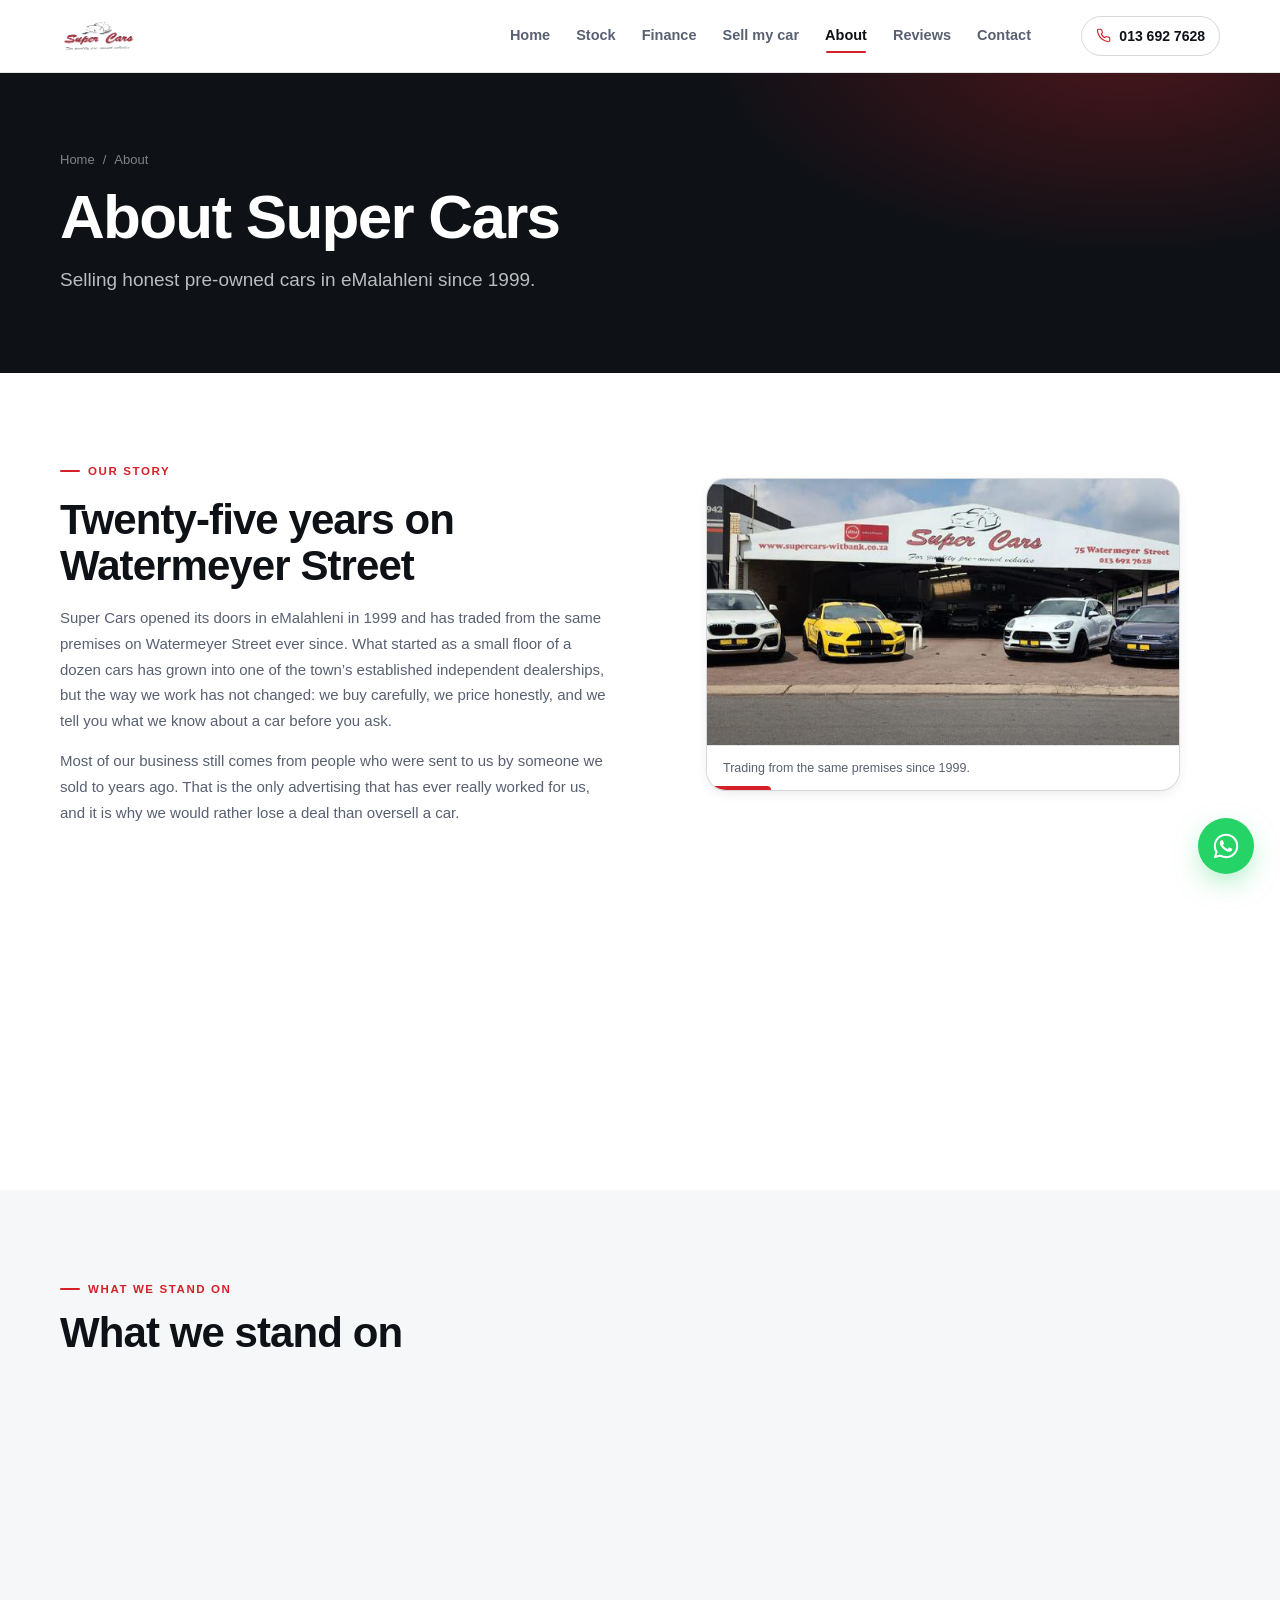
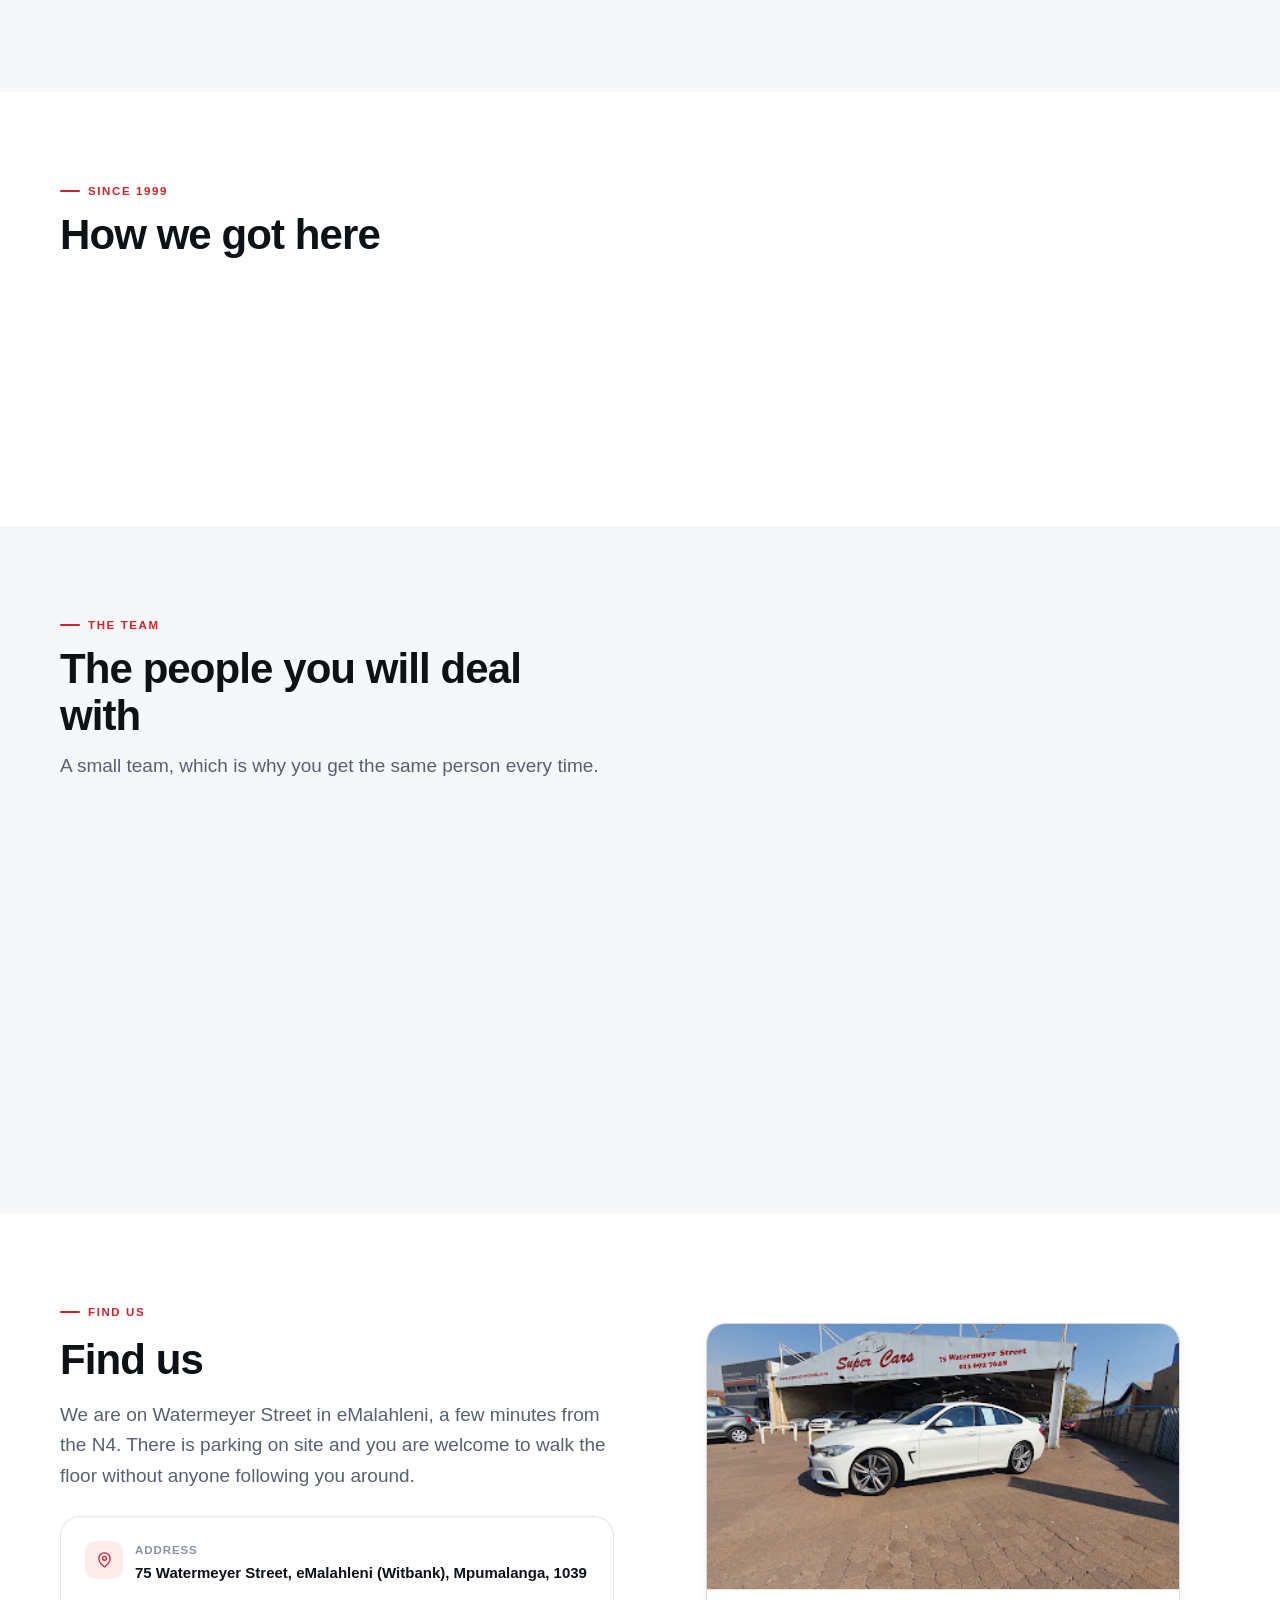
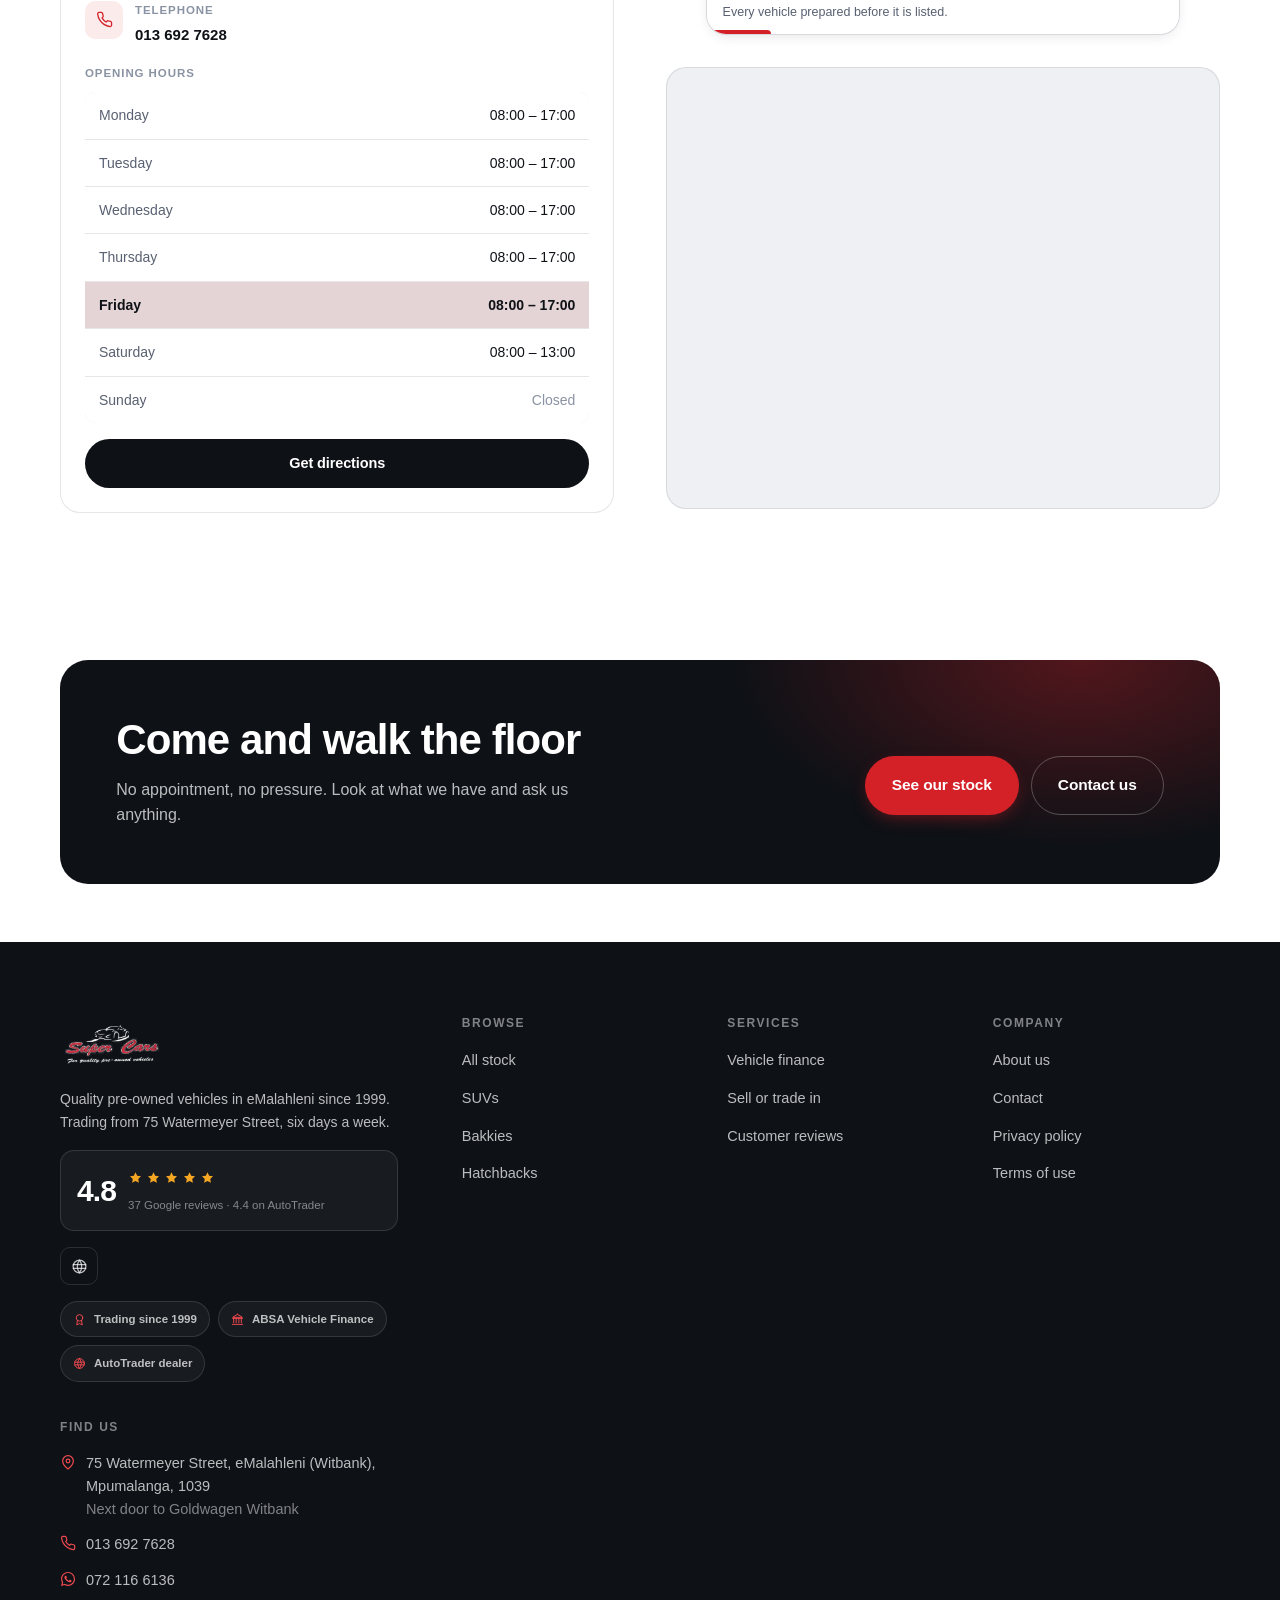
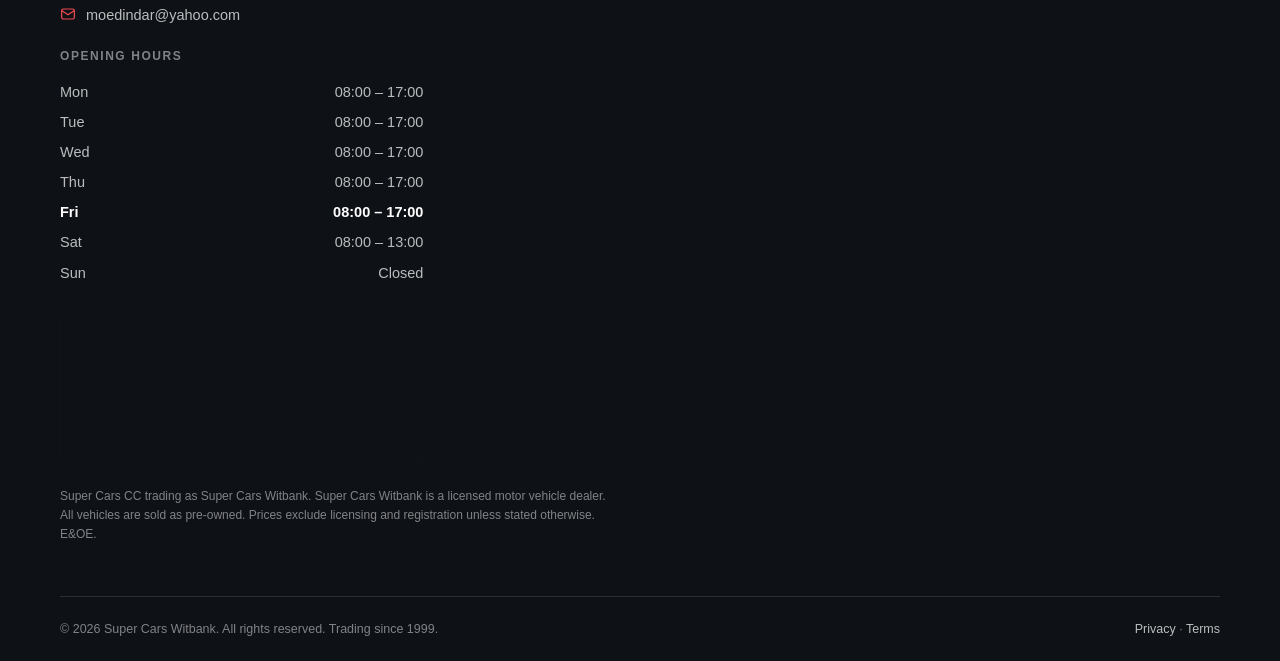
<file: about.html>
<!DOCTYPE html>
<html lang="en-ZA">
<head>
<meta charset="utf-8">
<script>document.documentElement.classList.add('js')</script>
<meta name="viewport" content="width=device-width,initial-scale=1,viewport-fit=cover">
<title>About Us | Super Cars Witbank</title>
<meta name="theme-color" content="#0E1116">
<link rel="canonical" href="https://www.supercars-witbank.co.za/about.html">
<link rel="icon" href="assets/favicon.svg" type="image/svg+xml">
<link rel="icon" href="assets/brand/icon-512.png" type="image/png" sizes="512x512">
<link rel="apple-touch-icon" href="assets/brand/icon-180.png">
<!-- The first data request cannot start until the connection exists. Opening it
     while the HTML is still parsing takes that handshake off the critical path. -->
<link rel="preconnect" href="https://gbjuimzlbyznldhhqguc.supabase.co" crossorigin>
<link rel="dns-prefetch" href="https://gbjuimzlbyznldhhqguc.supabase.co">
<link rel="stylesheet" href="css/style.css">
<link rel="stylesheet" href="css/components.css">
<link rel="stylesheet" href="css/premium.css">
<script defer src="js/config.js"></script>
<script defer src="js/core.js"></script>
<script defer src="js/motion.js"></script>
<script defer src="js/fallback.js"></script>
<script defer src="js/data.js"></script>
<script defer src="js/site.js"></script>
<script defer src="js/about.js"></script>
</head>
<body data-page="about">

<a class="skip" href="#main">Skip to content</a>
<div class="read-bar" data-read-bar aria-hidden="true"></div>
<div data-announce></div>
<header class="hdr" data-header></header>

<main id="main">

  <section class="page-hero">
    <div class="wrap">
      <nav class="crumbs" aria-label="Breadcrumb">
        <a href="index.html">Home</a><span aria-hidden="true">/</span><span>About</span>
      </nav>
      <h1 data-about="title" data-anim="up">About Super Cars</h1>
      <p class="lead" data-about="subtitle" data-anim="up" data-delay="1"></p>
    </div>
  </section>

  <!-- Story and rating -->
  <section class="section">
    <div class="wrap">
      <div class="grid g-2" style="align-items:start;gap:clamp(24px,4vw,56px)">
        <div class="stack">
          <span class="eyebrow">Our story</span>
          <h2 data-about="storyTitle"></h2>
          <div class="prose" data-story></div>
        </div>
        <div class="stack">
          <div data-story-photo></div>
          <div data-rating></div>
          <div data-owner></div>
        </div>
      </div>
    </div>
  </section>

  <!-- Values -->
  <section class="section alt" data-values-sec hidden>
    <div class="wrap">
      <div class="sec-head">
        <div class="t">
          <span class="eyebrow" data-anim="up">What we stand on</span>
          <h2 data-about="valuesTitle" data-anim="up" data-delay="1"></h2>
        </div>
      </div>
      <div class="grid g-2 why" data-values></div>
    </div>
  </section>

  <!-- Timeline -->
  <section class="section" data-timeline-sec hidden>
    <div class="wrap">
      <div class="sec-head">
        <div class="t">
          <span class="eyebrow" data-anim="up">Since 1999</span>
          <h2 data-about="timelineTitle" data-anim="up" data-delay="1"></h2>
        </div>
      </div>
      <div class="grid g-4" data-timeline></div>
    </div>
  </section>

  <!-- Team -->
  <section class="section alt" data-team-sec hidden>
    <div class="wrap">
      <div class="sec-head">
        <div class="t">
          <span class="eyebrow" data-anim="up">The team</span>
          <h2 data-about="teamTitle" data-anim="up" data-delay="1"></h2>
          <p class="lead" data-about="teamSub" data-anim="up" data-delay="2"></p>
        </div>
      </div>
      <div class="grid g-4" data-team></div>
    </div>
  </section>

  <!-- Location -->
  <section class="section">
    <div class="wrap">
      <div class="grid g-2" style="align-items:center;gap:clamp(24px,4vw,52px)">
        <div class="stack">
          <span class="eyebrow">Find us</span>
          <h2 data-about="locationTitle">Find us</h2>
          <p class="lead" data-about="locationText"></p>
          <div data-location-card></div>
        </div>
        <div class="stack">
          <div data-location-photo></div>
          <div class="map-box">
            <iframe title="Our location on Google Maps" loading="lazy"
                    referrerpolicy="no-referrer-when-downgrade" data-biz="mapEmbed"></iframe>
          </div>
        </div>
      </div>
    </div>
  </section>

  <section class="section tight">
    <div class="wrap">
      <div class="cta cta-split">
        <div>
          <h2>Come and walk the floor</h2>
          <p>No appointment, no pressure. Look at what we have and ask us anything.</p>
        </div>
        <div class="row">
          <a class="btn btn-pri btn-lg" href="inventory.html">See our stock</a>
          <a class="btn btn-inv btn-lg" href="contact.html">Contact us</a>
        </div>
      </div>
    </div>
  </section>

</main>

<footer class="ftr" data-footer></footer>
<div data-wa-float></div>

</body>
</html>
</file>
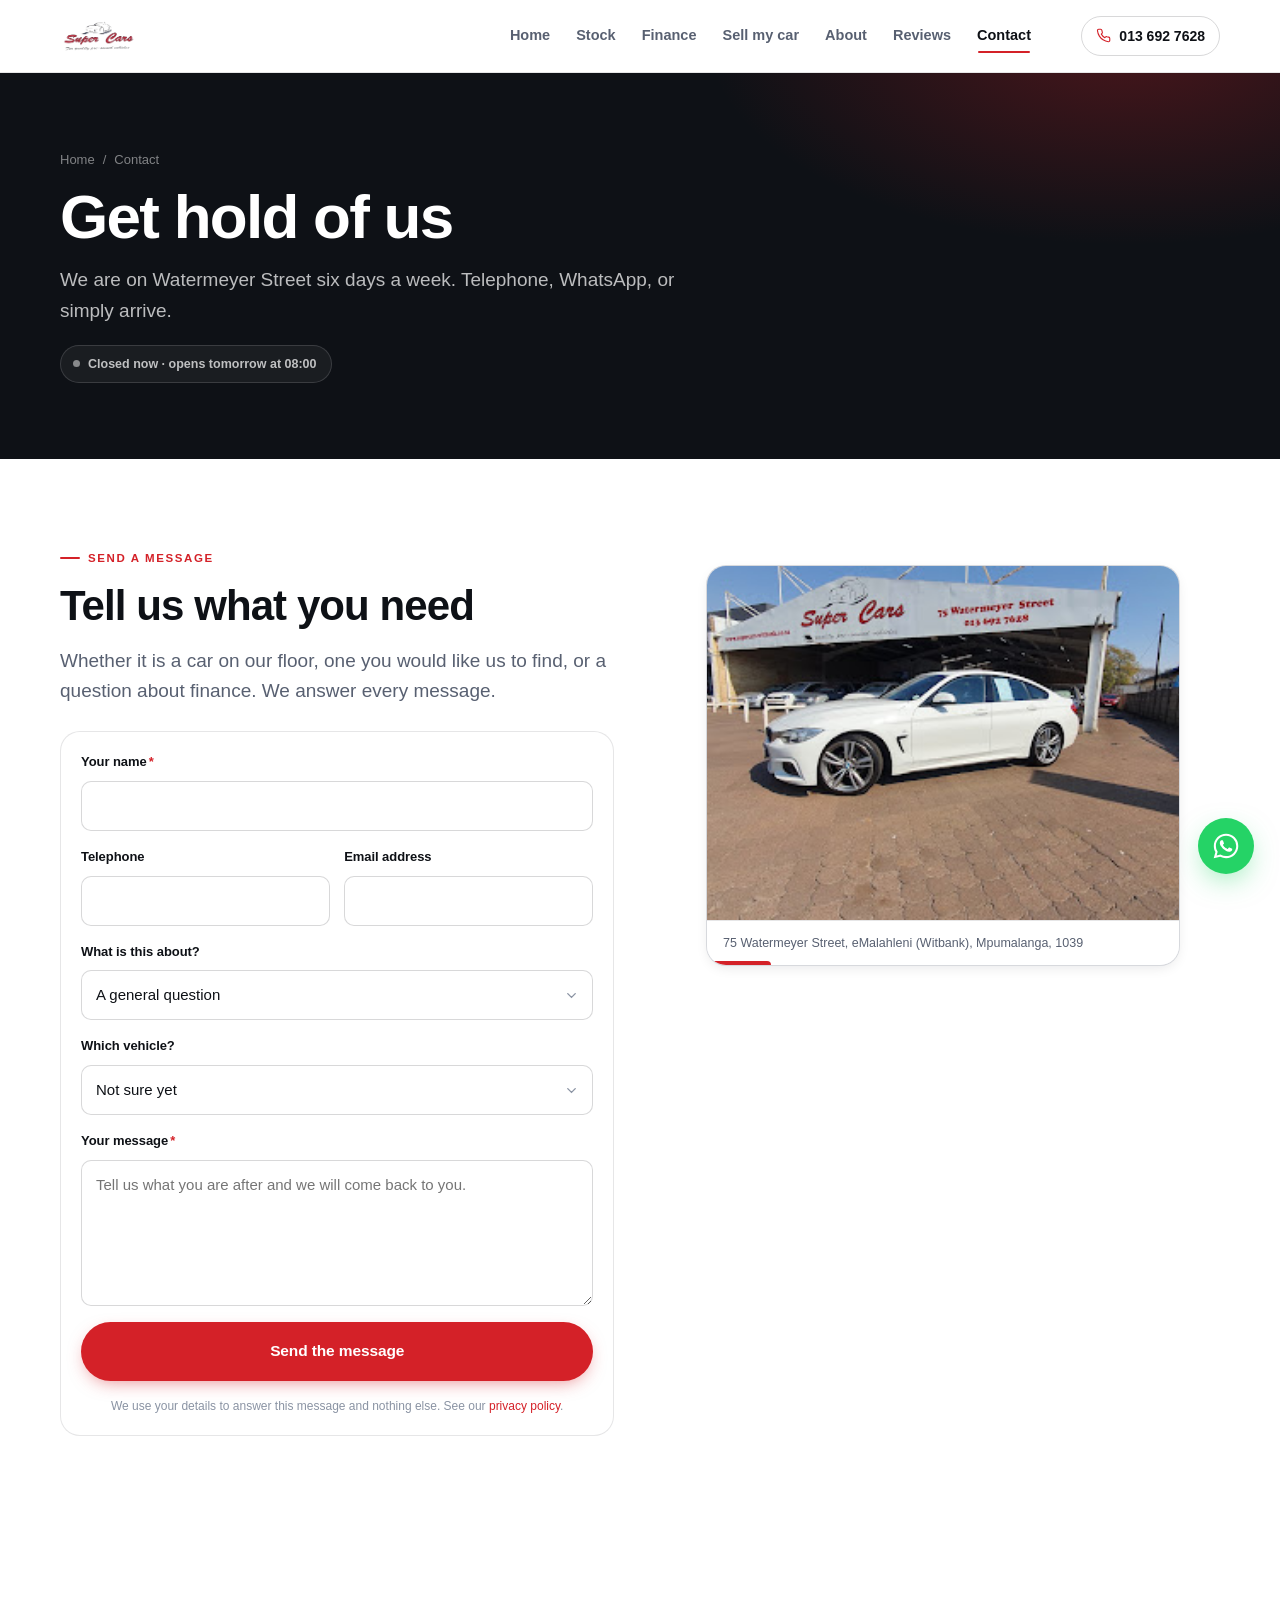
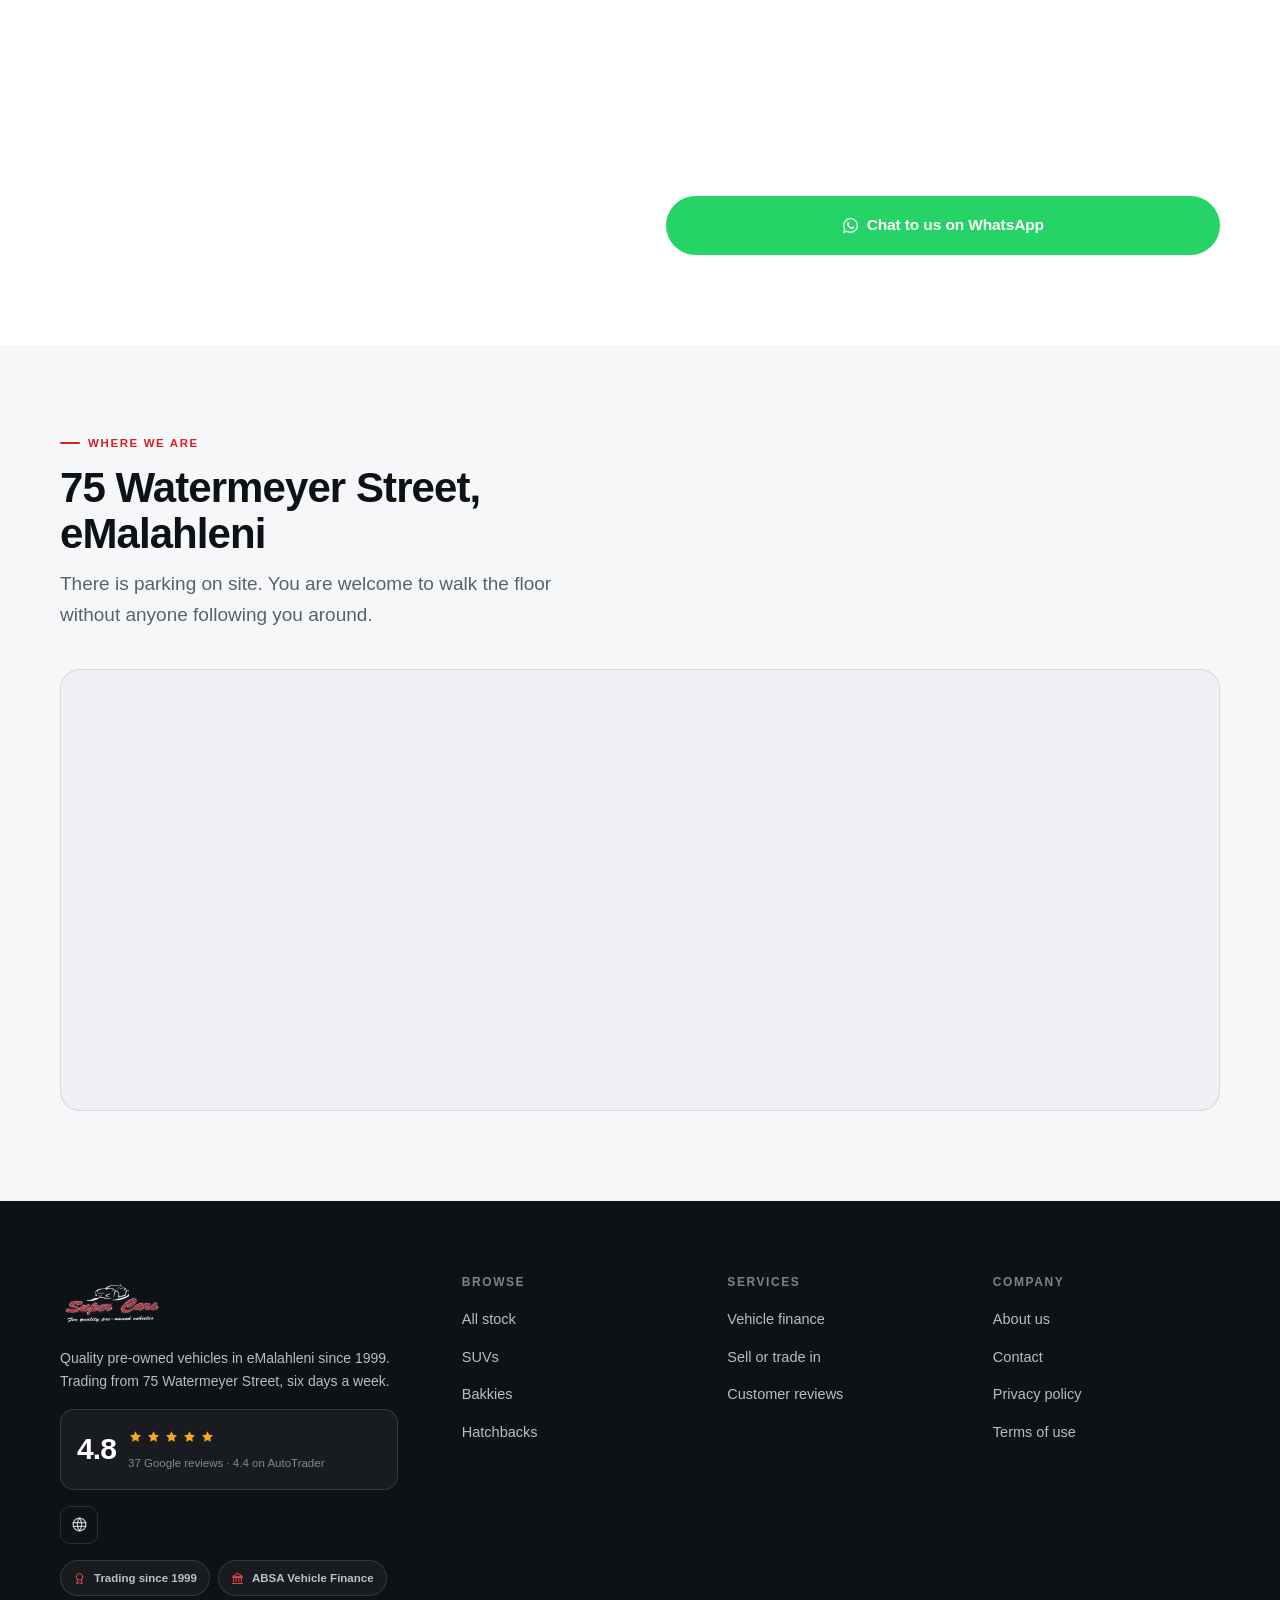
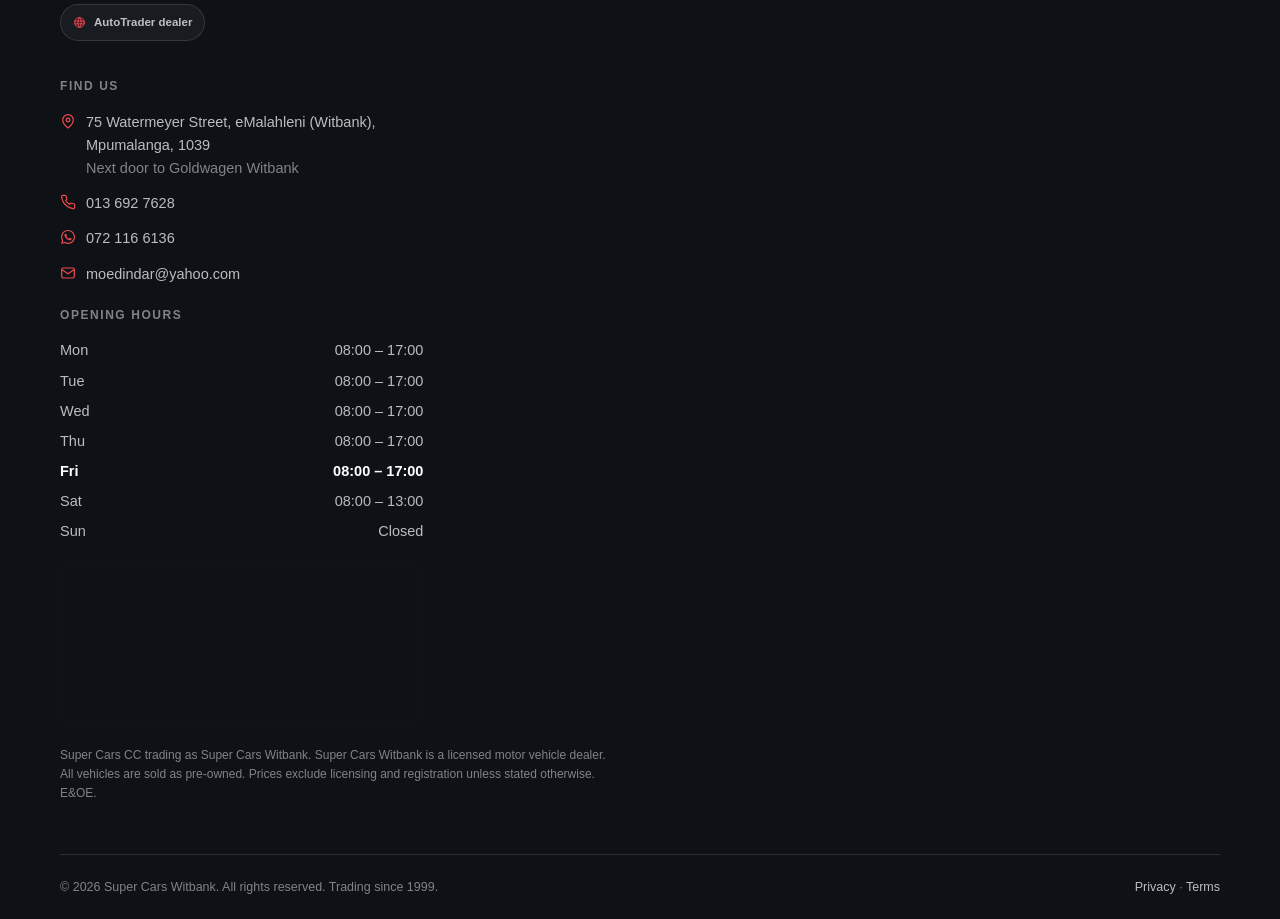
<file: contact.html>
<!DOCTYPE html>
<html lang="en-ZA">
<head>
<meta charset="utf-8">
<script>document.documentElement.classList.add('js')</script>
<meta name="viewport" content="width=device-width,initial-scale=1,viewport-fit=cover">
<title>Contact Us | Super Cars Witbank</title>
<meta name="theme-color" content="#0E1116">
<link rel="canonical" href="https://www.supercars-witbank.co.za/contact.html">
<link rel="icon" href="assets/favicon.svg" type="image/svg+xml">
<link rel="icon" href="assets/brand/icon-512.png" type="image/png" sizes="512x512">
<link rel="apple-touch-icon" href="assets/brand/icon-180.png">
<!-- The first data request cannot start until the connection exists. Opening it
     while the HTML is still parsing takes that handshake off the critical path. -->
<link rel="preconnect" href="https://gbjuimzlbyznldhhqguc.supabase.co" crossorigin>
<link rel="dns-prefetch" href="https://gbjuimzlbyznldhhqguc.supabase.co">
<link rel="stylesheet" href="css/style.css">
<link rel="stylesheet" href="css/components.css">
<link rel="stylesheet" href="css/premium.css">
<script defer src="js/config.js"></script>
<script defer src="js/core.js"></script>
<script defer src="js/motion.js"></script>
<script defer src="js/fallback.js"></script>
<script defer src="js/data.js"></script>
<script defer src="js/site.js"></script>
<script defer src="js/forms.js"></script>
<script defer src="js/contact.js"></script>
</head>
<body data-page="contact">

<a class="skip" href="#main">Skip to content</a>
<div class="read-bar" data-read-bar aria-hidden="true"></div>
<div data-announce></div>
<header class="hdr" data-header></header>

<main id="main">

  <section class="page-hero">
    <div class="wrap">
      <nav class="crumbs" aria-label="Breadcrumb">
        <a href="index.html">Home</a><span aria-hidden="true">/</span><span>Contact</span>
      </nav>
      <h1 data-anim="up">Get hold of us</h1>
      <p class="lead" data-anim="up" data-delay="1">We are on Watermeyer Street six days a week. Telephone, WhatsApp,
        or simply arrive.</p>
      <div data-open-now style="margin-top:18px"></div>
    </div>
  </section>

  <section class="section">
    <div class="wrap">
      <div class="grid g-2" style="align-items:start;gap:clamp(24px,4vw,52px)">

        <div class="stack">
          <span class="eyebrow">Send a message</span>
          <h2>Tell us what you need</h2>
          <p class="lead">Whether it is a car on our floor, one you would like us to find,
            or a question about finance. We answer every message.</p>
          <div class="vd-box" style="margin-top:8px">
            <div class="vd-box-b" data-contact-form></div>
          </div>
        </div>

        <div class="stack">
          <div data-contact-photo></div>
          <div data-details></div>
        </div>

      </div>
    </div>
  </section>

  <section class="section alt">
    <div class="wrap">
      <div class="sec-head">
        <div class="t">
          <span class="eyebrow" data-anim="up">Where we are</span>
          <h2 data-anim="up" data-delay="1">75 Watermeyer Street, eMalahleni</h2>
          <p class="lead" data-anim="up" data-delay="2">There is parking on site. You are welcome to walk the floor
            without anyone following you around.</p>
        </div>
      </div>
      <div class="map-box">
        <iframe title="Our location on Google Maps" loading="lazy"
                referrerpolicy="no-referrer-when-downgrade" data-biz="mapEmbed"></iframe>
      </div>
    </div>
  </section>

</main>

<footer class="ftr" data-footer></footer>
<div data-wa-float></div>

</body>
</html>
</file>
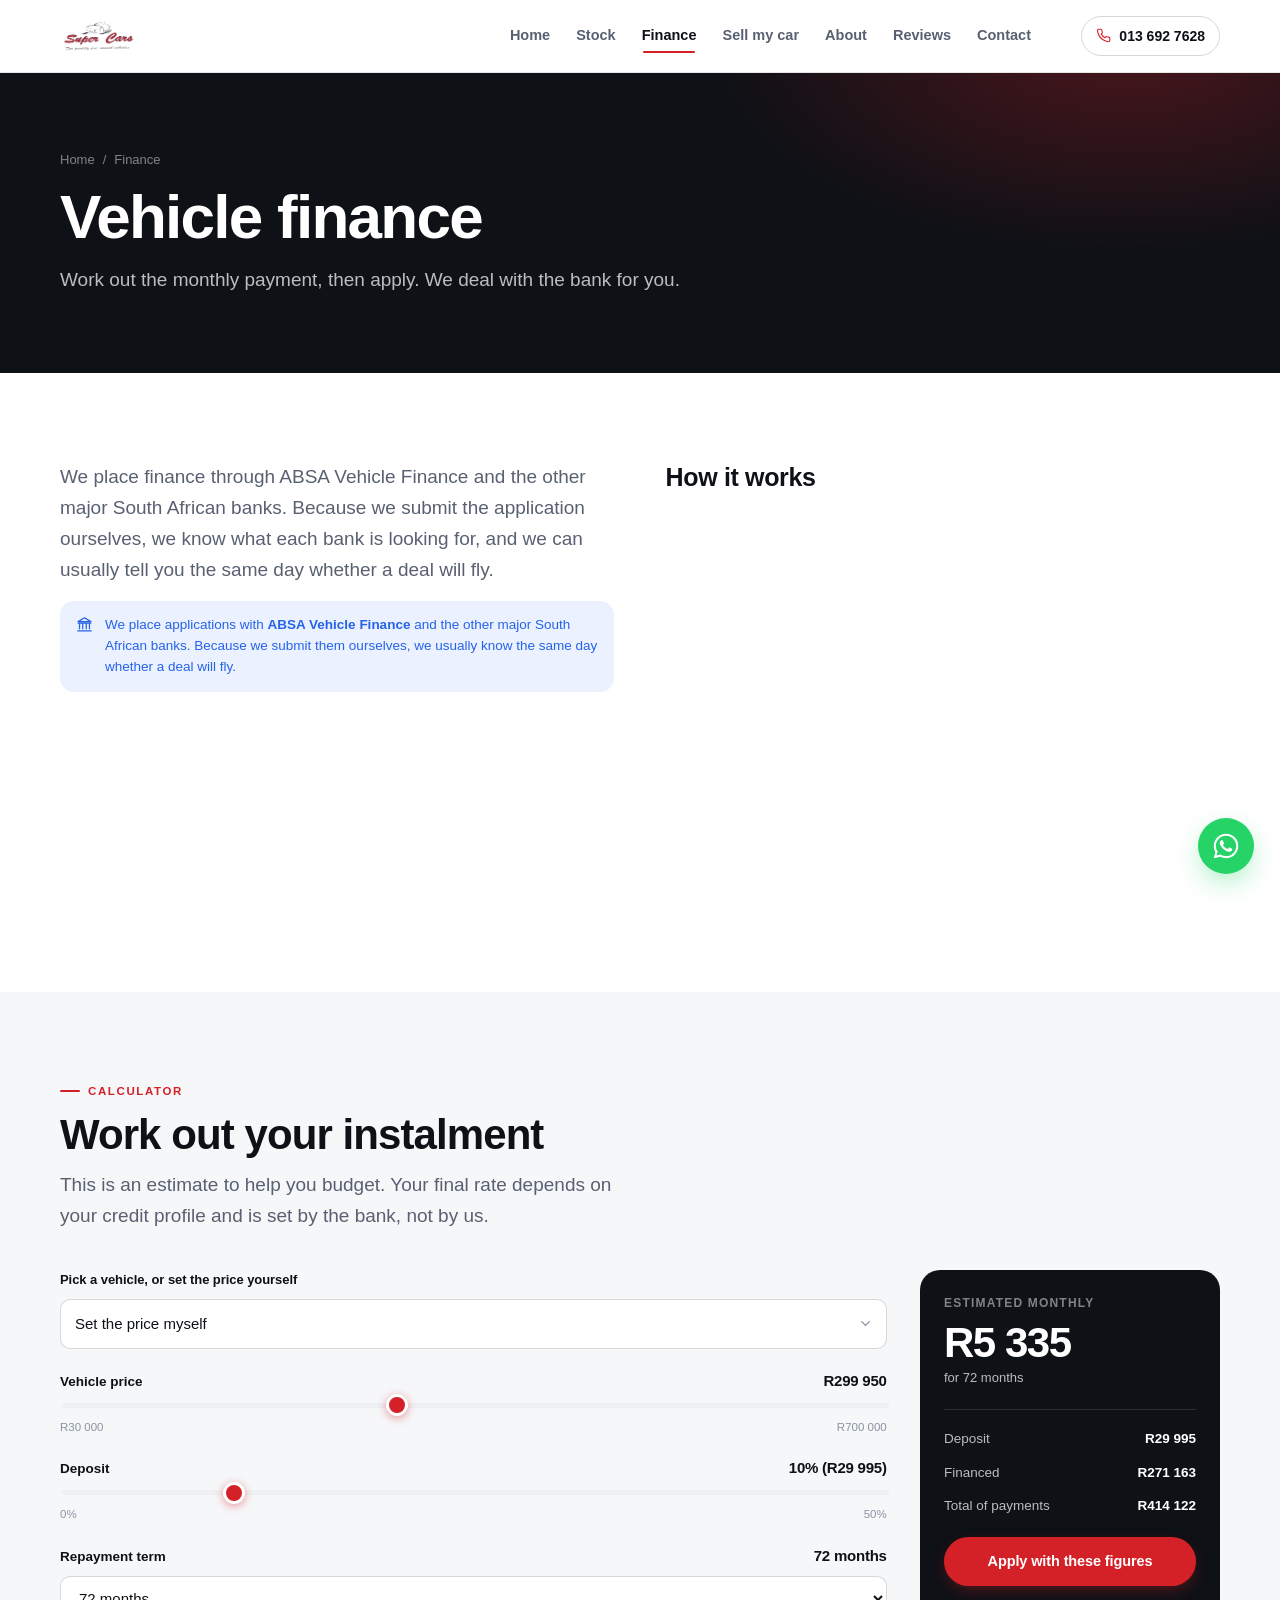
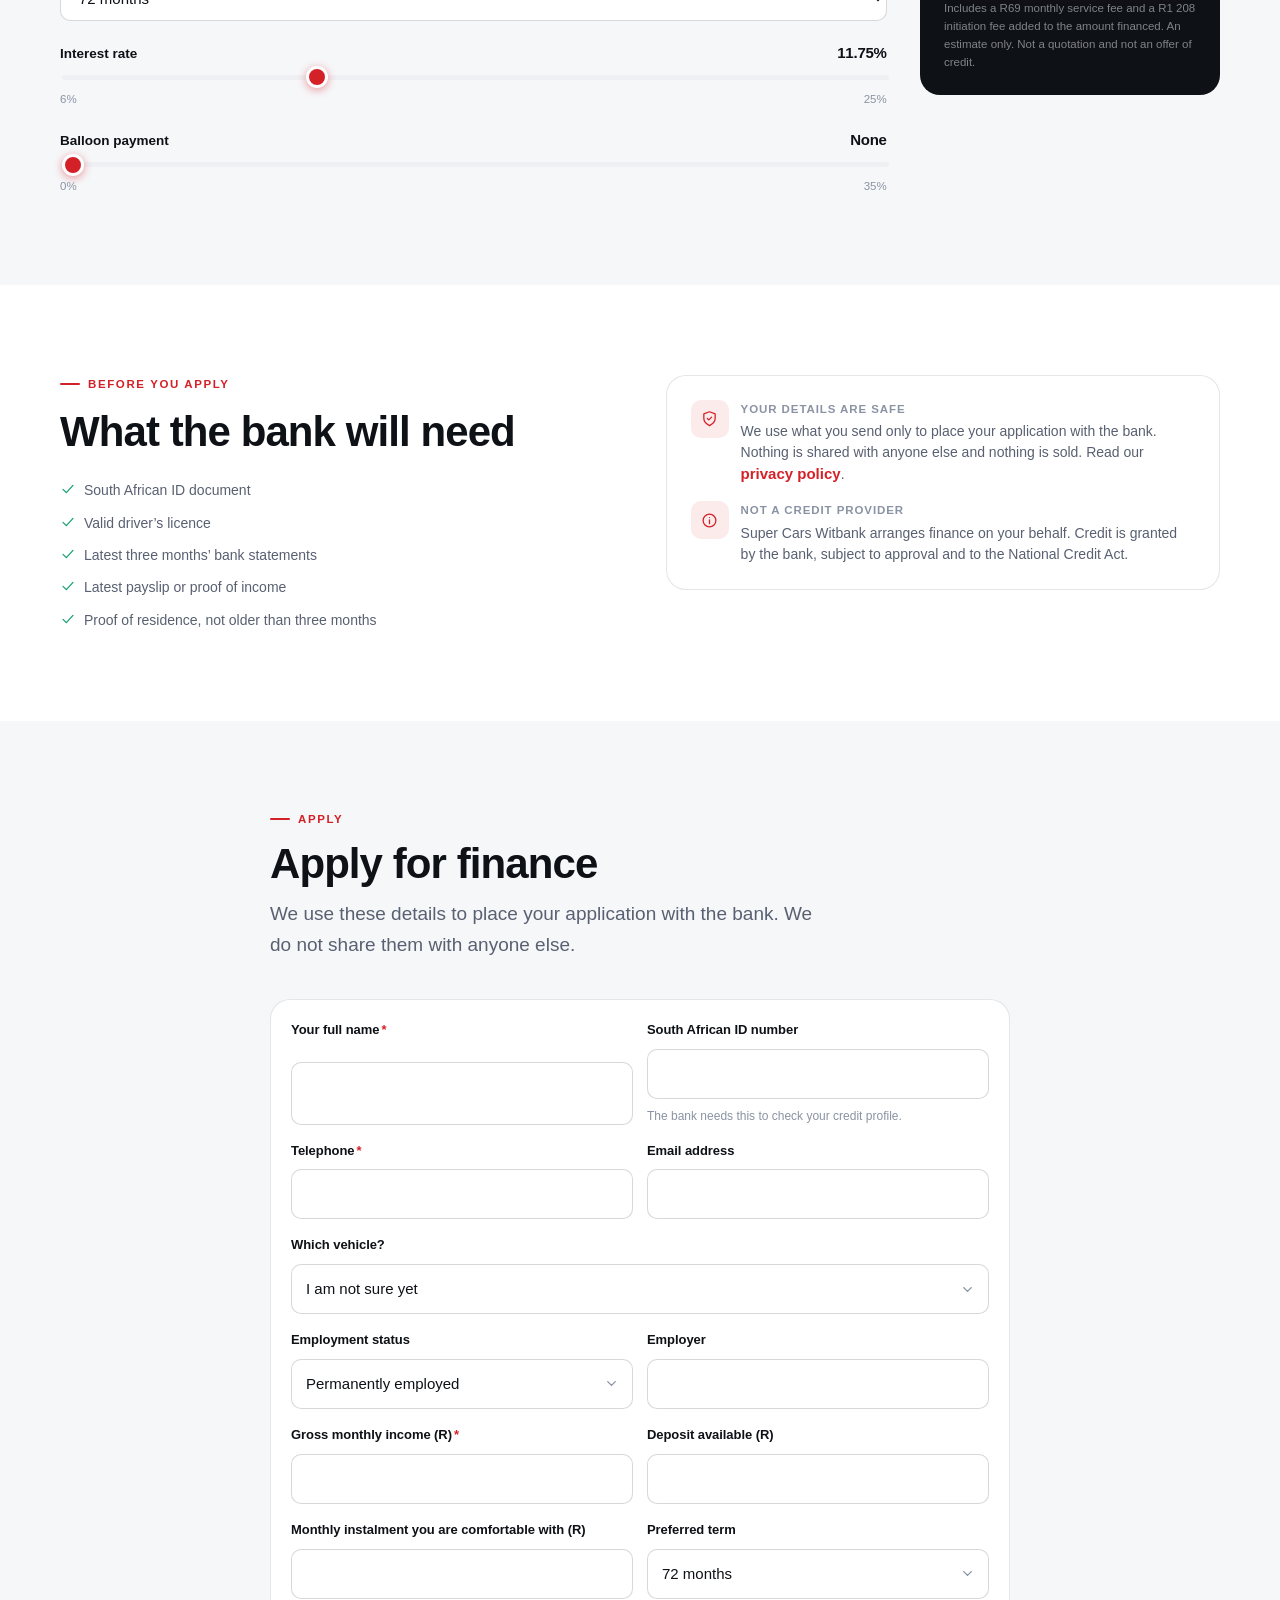
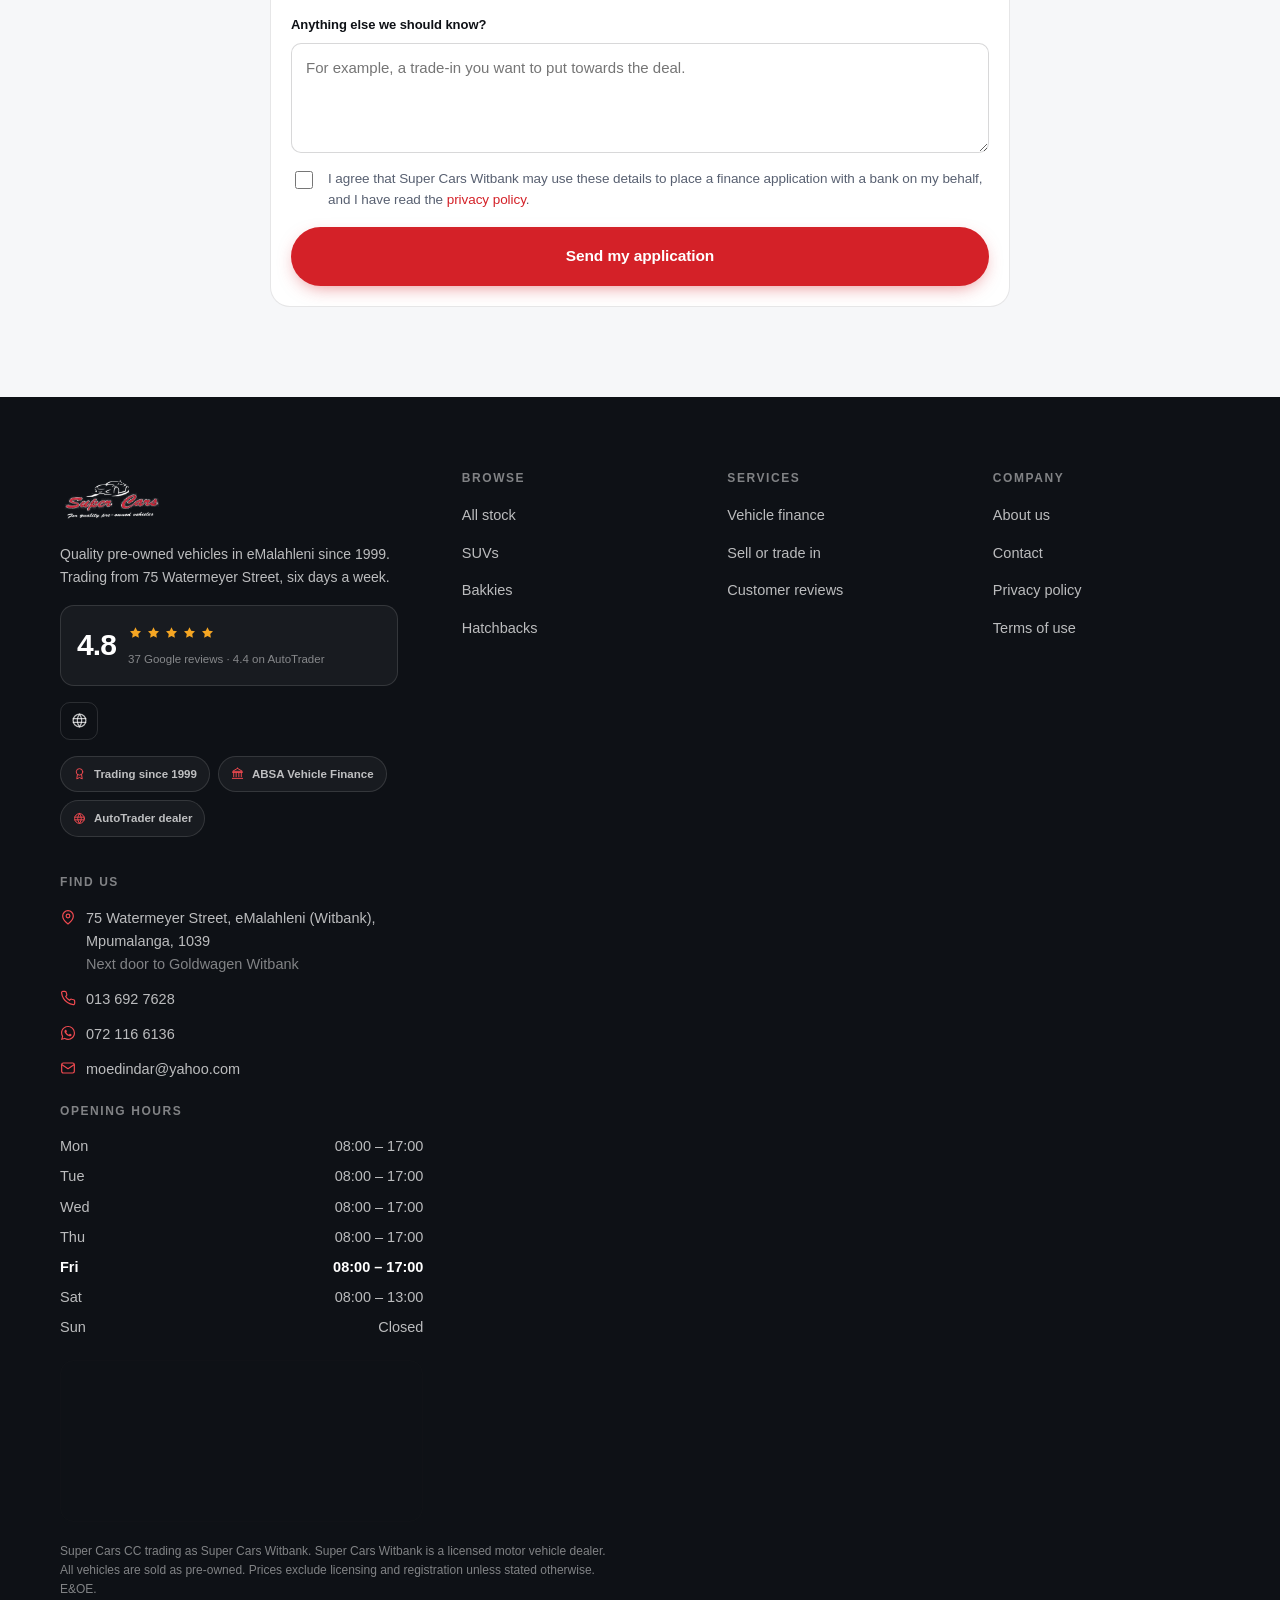
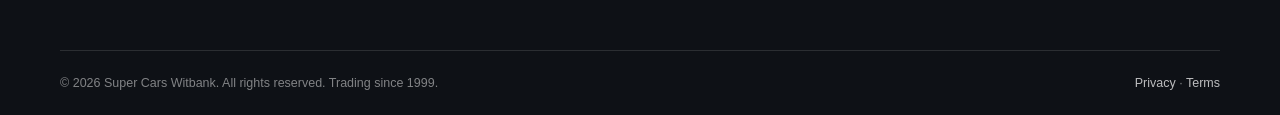
<file: finance.html>
<!DOCTYPE html>
<html lang="en-ZA">
<head>
<meta charset="utf-8">
<script>document.documentElement.classList.add('js')</script>
<meta name="viewport" content="width=device-width,initial-scale=1,viewport-fit=cover">
<title>Vehicle Finance in Witbank | Super Cars Witbank</title>
<meta name="theme-color" content="#0E1116">
<link rel="canonical" href="https://www.supercars-witbank.co.za/finance.html">
<link rel="icon" href="assets/favicon.svg" type="image/svg+xml">
<link rel="icon" href="assets/brand/icon-512.png" type="image/png" sizes="512x512">
<link rel="apple-touch-icon" href="assets/brand/icon-180.png">
<!-- The first data request cannot start until the connection exists. Opening it
     while the HTML is still parsing takes that handshake off the critical path. -->
<link rel="preconnect" href="https://gbjuimzlbyznldhhqguc.supabase.co" crossorigin>
<link rel="dns-prefetch" href="https://gbjuimzlbyznldhhqguc.supabase.co">
<link rel="stylesheet" href="css/style.css">
<link rel="stylesheet" href="css/components.css">
<link rel="stylesheet" href="css/premium.css">
<script defer src="js/config.js"></script>
<script defer src="js/core.js"></script>
<script defer src="js/motion.js"></script>
<script defer src="js/fallback.js"></script>
<script defer src="js/data.js"></script>
<script defer src="js/site.js"></script>
<script defer src="js/forms.js"></script>
<script defer src="js/vehicle-card.js"></script>
<script defer src="js/finance.js"></script>
</head>
<body data-page="finance">

<a class="skip" href="#main">Skip to content</a>
<div class="read-bar" data-read-bar aria-hidden="true"></div>
<div data-announce></div>
<header class="hdr" data-header></header>

<main id="main">

  <section class="page-hero">
    <div class="wrap">
      <nav class="crumbs" aria-label="Breadcrumb">
        <a href="index.html">Home</a><span aria-hidden="true">/</span><span>Finance</span>
      </nav>
      <h1 data-fin="title" data-anim="up">Vehicle finance</h1>
      <p class="lead" data-fin="subtitle" data-anim="up" data-delay="1"></p>
    </div>
  </section>

  <section class="section">
    <div class="wrap">
      <div class="grid g-2" style="align-items:start;gap:clamp(24px,4vw,52px)">
        <div class="stack">
          <p class="lead" data-fin="intro"></p>
          <div data-fin-partner></div>
        </div>
        <div data-steps-block>
          <h2 class="h3" data-fin="stepsTitle" style="margin-bottom:18px">How it works</h2>
          <div data-fin-steps></div>
        </div>
      </div>
    </div>
  </section>

  <!-- Calculator -->
  <section class="section alt" id="calculator">
    <div class="wrap">
      <div class="sec-head">
        <div class="t">
          <span class="eyebrow" data-anim="up">Calculator</span>
          <h2 data-fin="calcTitle" data-anim="up" data-delay="1">Work out your instalment</h2>
          <p class="lead" data-fin="calcNote" data-anim="up" data-delay="2"></p>
        </div>
      </div>
      <div class="calc" data-calc>
        <div class="sk" style="height:320px;border-radius:var(--r-lg)"></div>
        <div class="sk" style="height:260px;border-radius:var(--r-lg)"></div>
      </div>
    </div>
  </section>

  <!-- What the bank needs -->
  <section class="section" data-req-sec hidden>
    <div class="wrap">
      <div class="grid g-2" style="align-items:start;gap:clamp(24px,4vw,52px)">
        <div class="stack">
          <span class="eyebrow">Before you apply</span>
          <h2 data-fin="requirementsTitle">What the bank will need</h2>
          <ul class="feat-list" style="grid-template-columns:minmax(0,1fr);margin-top:8px"
              data-requirements></ul>
        </div>
        <div class="info-card">
          <div class="info-row">
            <span class="ic" data-icon="shield"></span>
            <div>
              <b>Your details are safe</b>
              <p style="font-size:14px;font-weight:500;color:var(--text-2)">
                We use what you send only to place your application with the bank.
                Nothing is shared with anyone else and nothing is sold.
                Read our <a href="privacy.html" style="color:var(--red)">privacy policy</a>.
              </p>
            </div>
          </div>
          <div class="info-row">
            <span class="ic" data-icon="info"></span>
            <div>
              <b>Not a credit provider</b>
              <p style="font-size:14px;font-weight:500;color:var(--text-2)">
                Super Cars Witbank arranges finance on your behalf. Credit is granted by the
                bank, subject to approval and to the National Credit Act.
              </p>
            </div>
          </div>
        </div>
      </div>
    </div>
  </section>

  <!-- Application -->
  <section class="section alt" id="apply">
    <div class="wrap" style="max-width:820px">
      <div class="sec-head">
        <div class="t">
          <span class="eyebrow" data-anim="up">Apply</span>
          <h2 data-fin="formTitle" data-anim="up" data-delay="1">Apply for finance</h2>
          <p class="lead" data-fin="formNote" data-anim="up" data-delay="2"></p>
        </div>
      </div>
      <div class="vd-box"><div class="vd-box-b" data-apply></div></div>
    </div>
  </section>

</main>

<footer class="ftr" data-footer></footer>
<div data-wa-float></div>

</body>
</html>
</file>
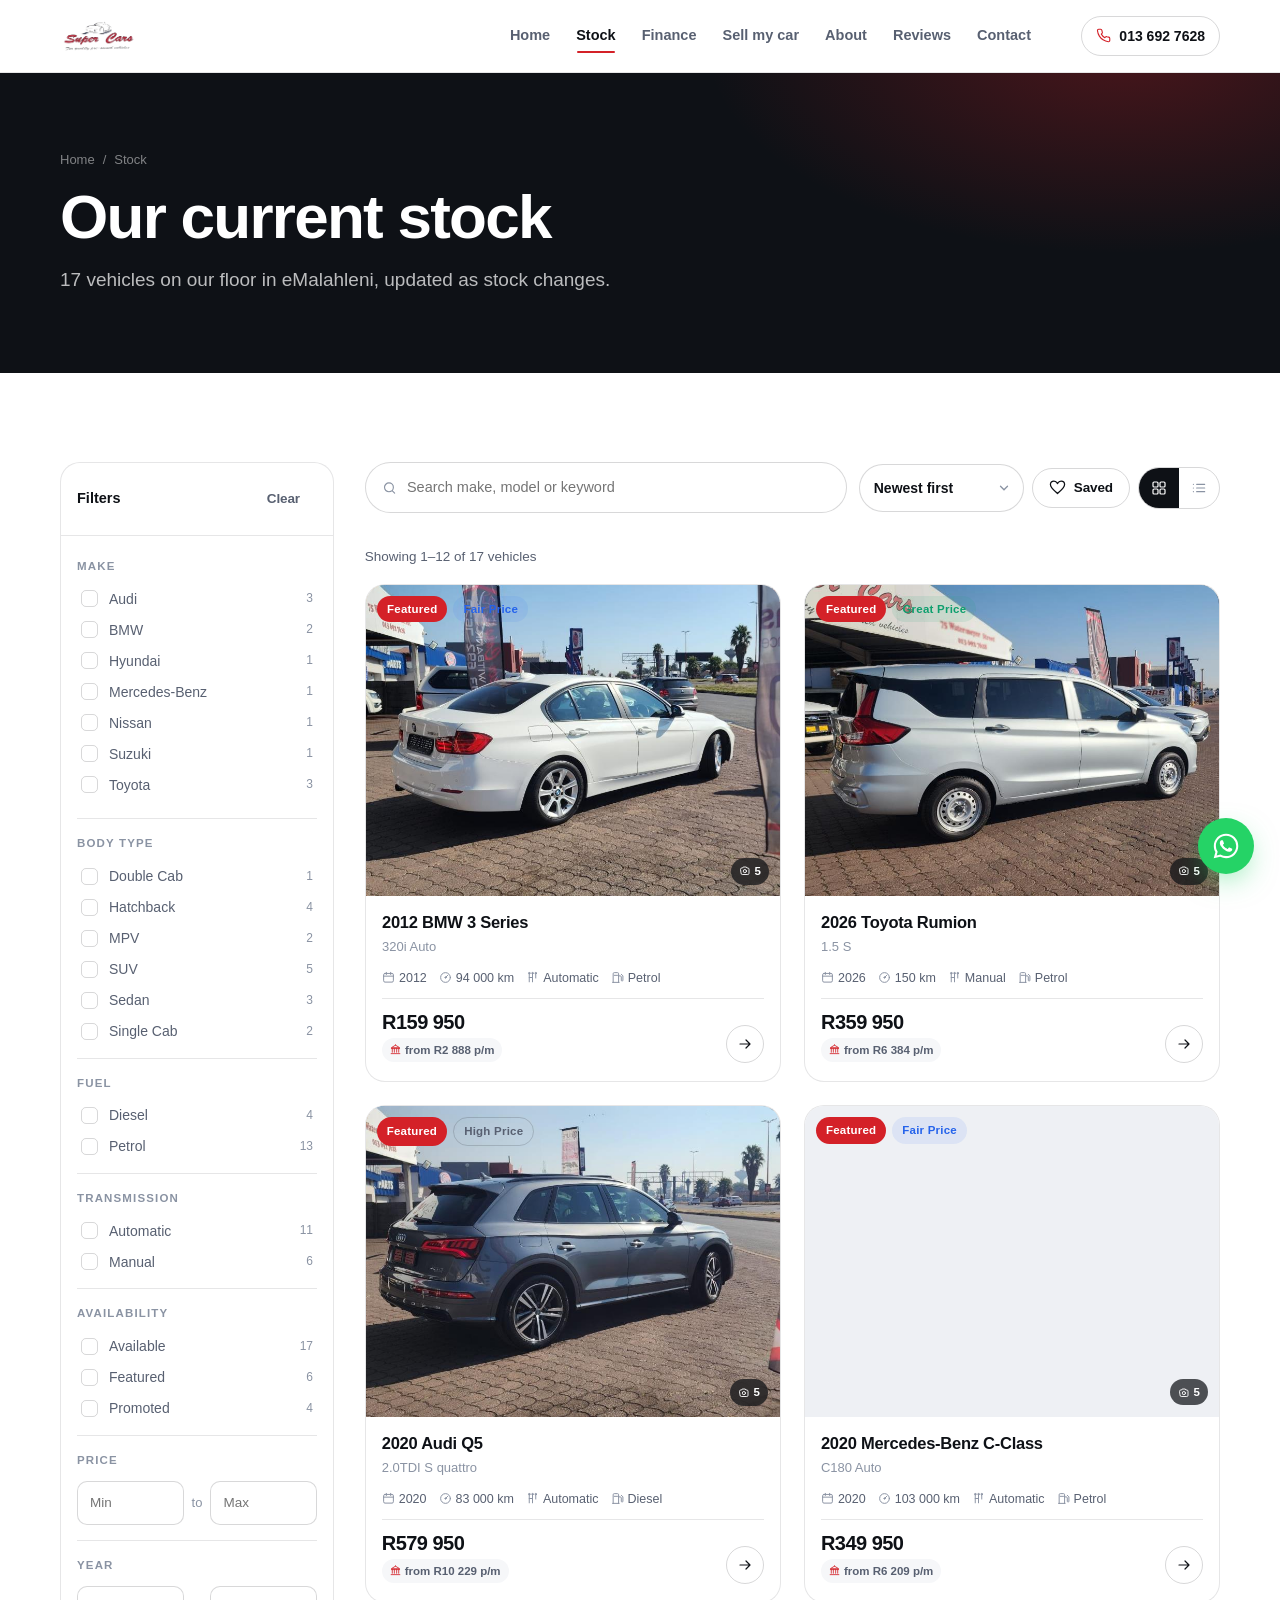
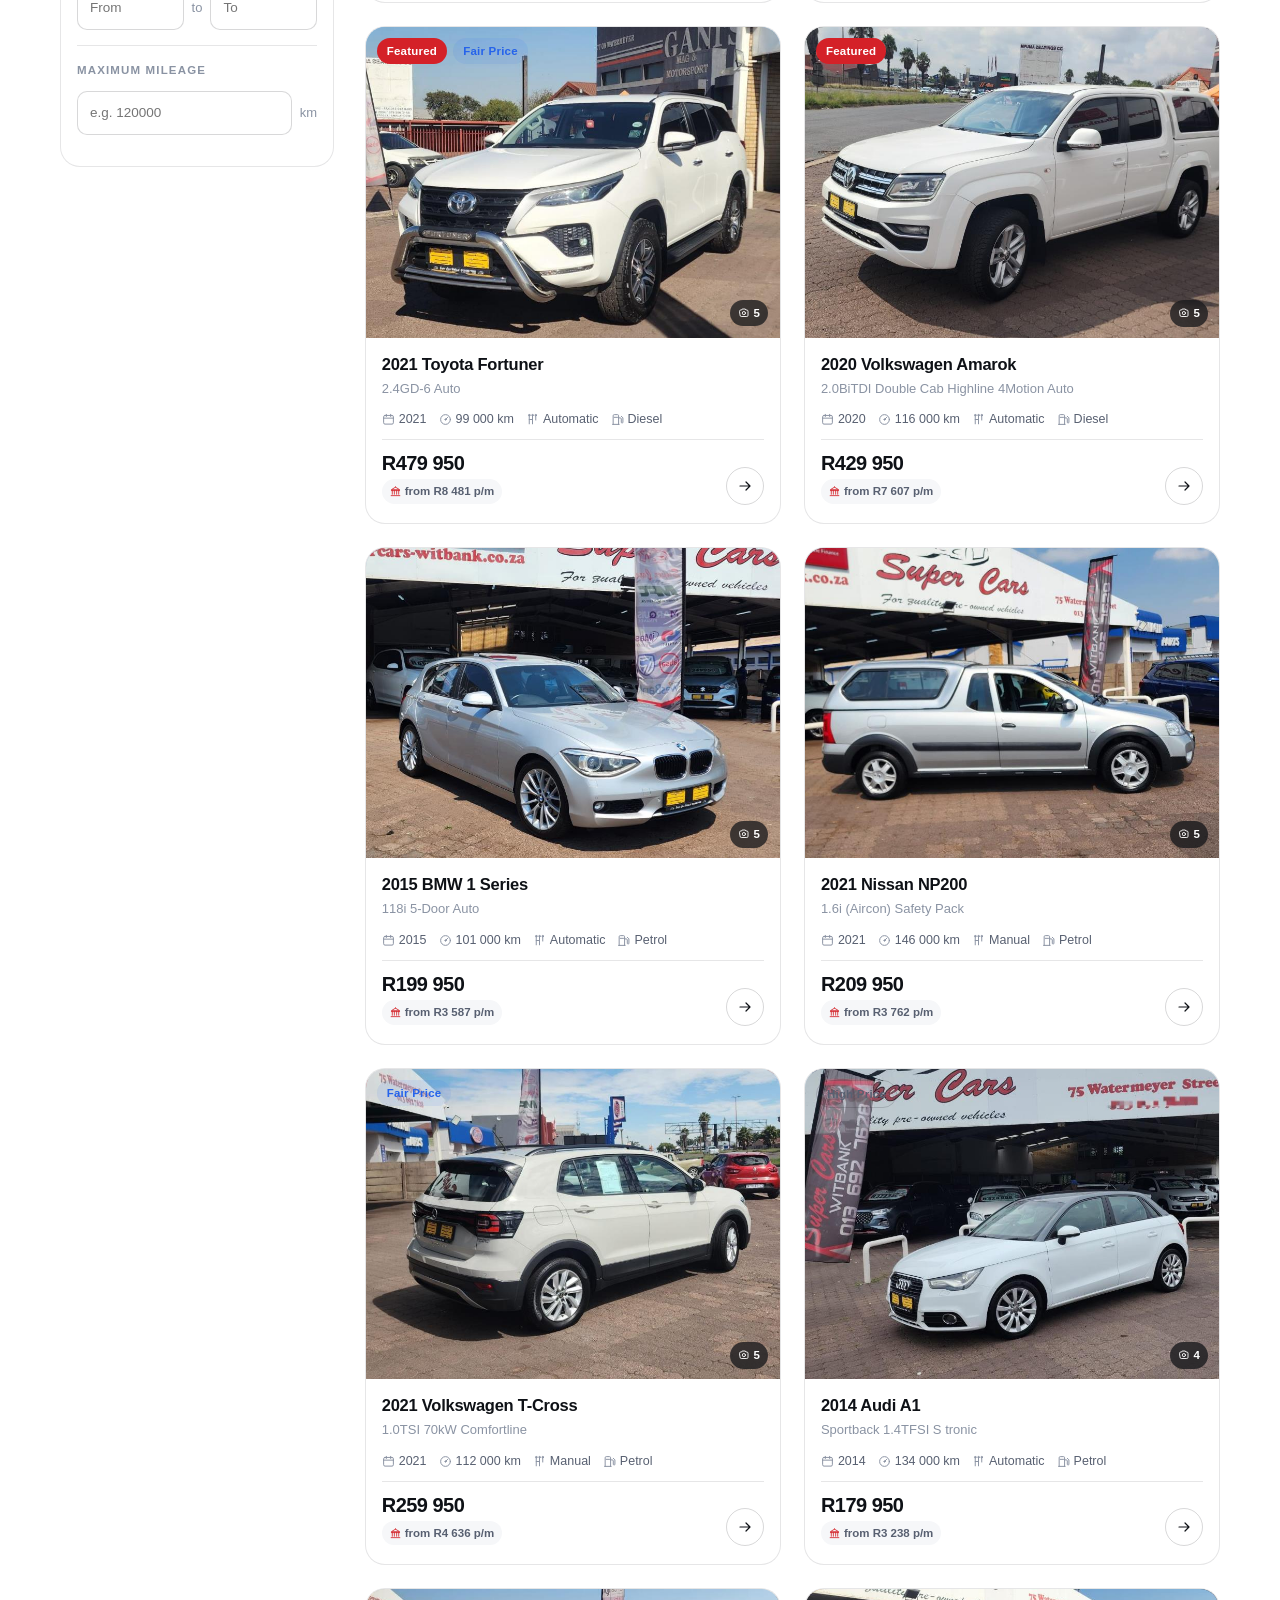
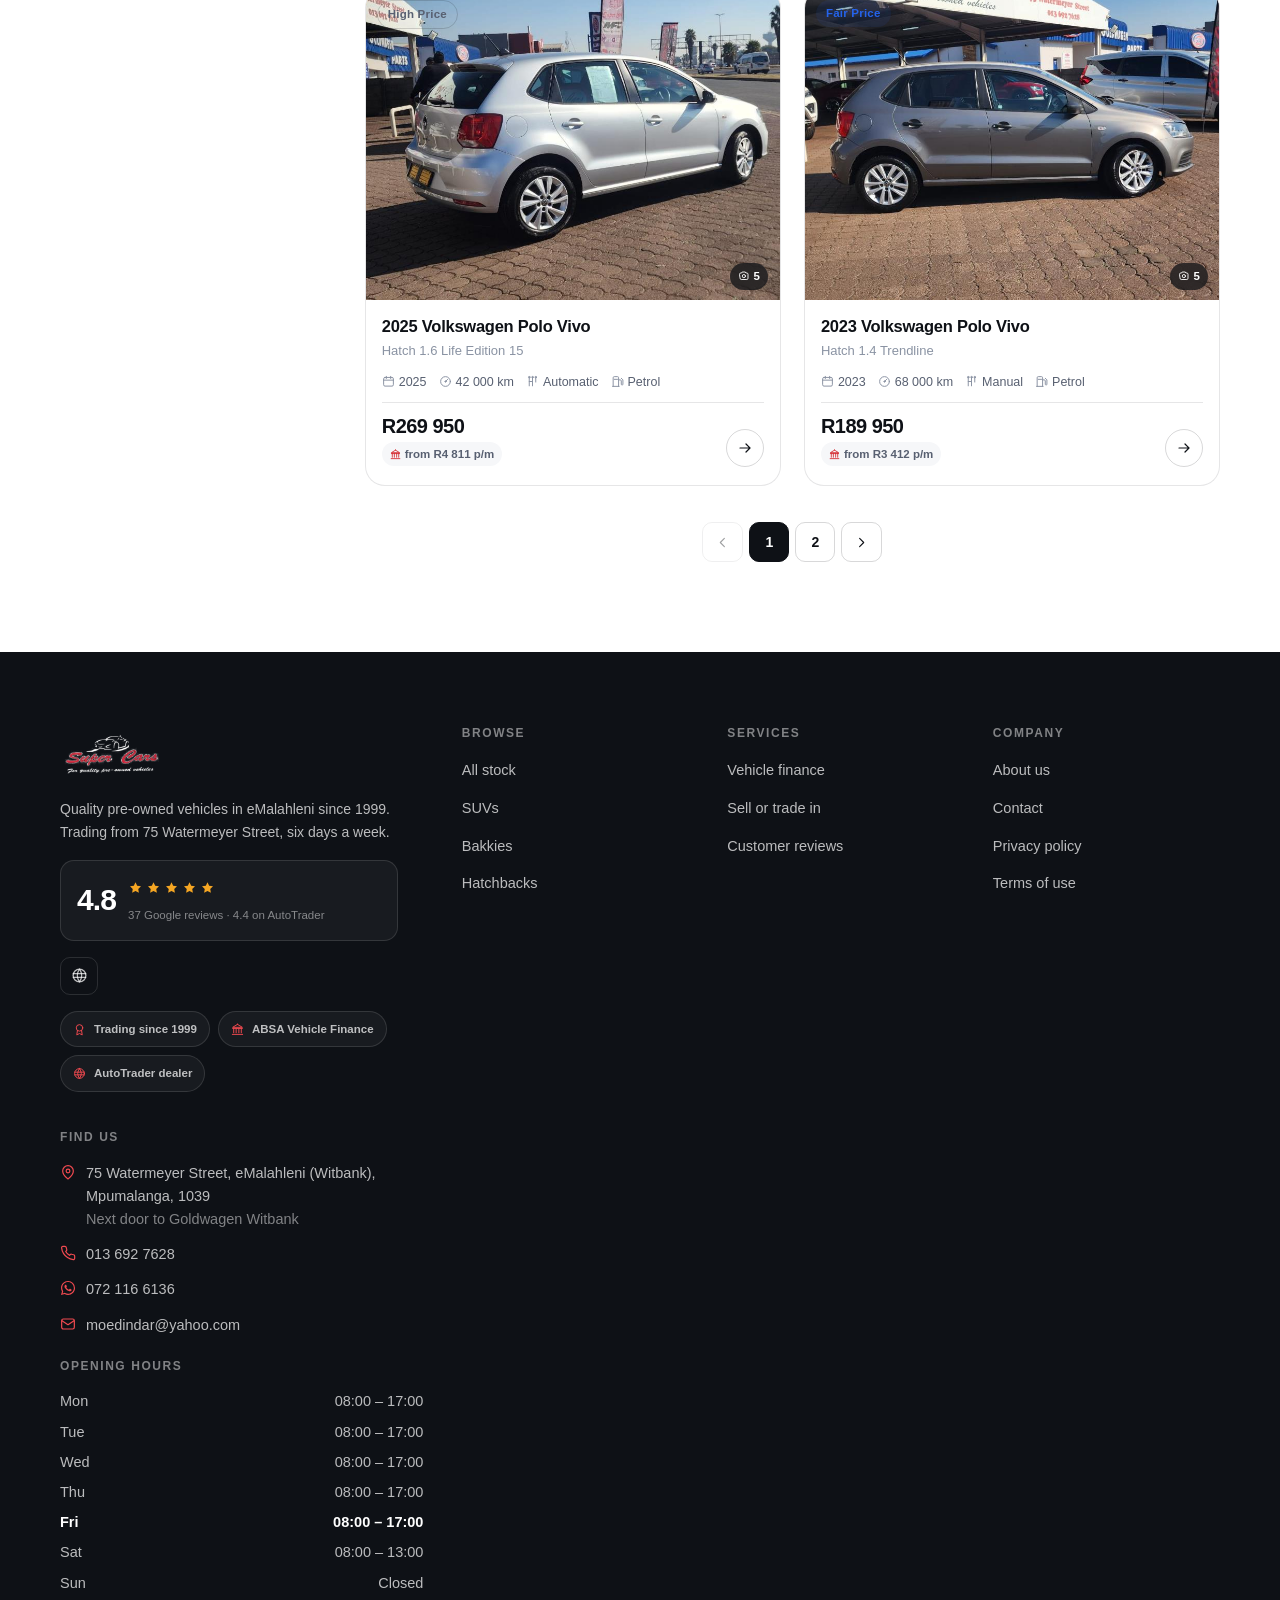
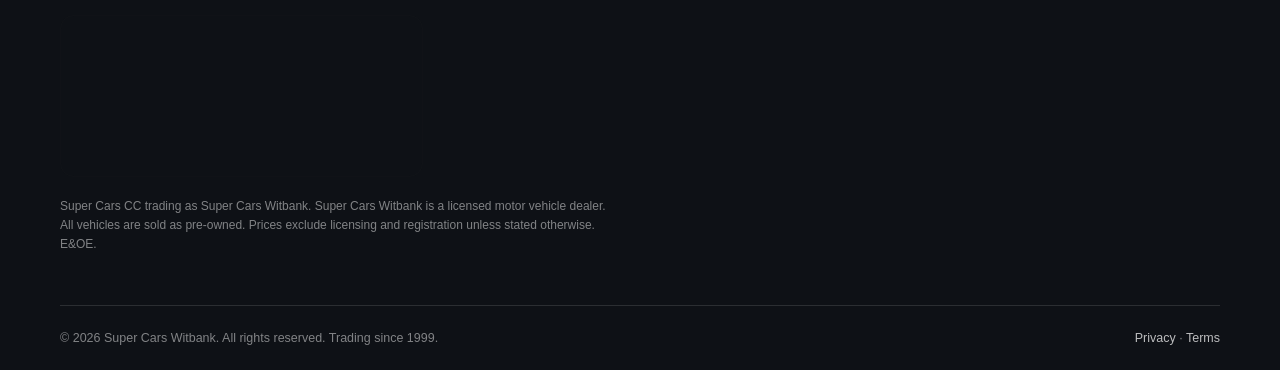
<file: inventory.html>
<!DOCTYPE html>
<html lang="en-ZA">
<head>
<meta charset="utf-8">
<script>document.documentElement.classList.add('js')</script>
<meta name="viewport" content="width=device-width,initial-scale=1,viewport-fit=cover">
<title>Used Cars for Sale in Witbank | Super Cars Witbank</title>
<meta name="theme-color" content="#0E1116">
<link rel="canonical" href="https://www.supercars-witbank.co.za/inventory.html">
<link rel="icon" href="assets/favicon.svg" type="image/svg+xml">
<link rel="icon" href="assets/brand/icon-512.png" type="image/png" sizes="512x512">
<link rel="apple-touch-icon" href="assets/brand/icon-180.png">
<!-- The first data request cannot start until the connection exists. Opening it
     while the HTML is still parsing takes that handshake off the critical path. -->
<link rel="preconnect" href="https://gbjuimzlbyznldhhqguc.supabase.co" crossorigin>
<link rel="dns-prefetch" href="https://gbjuimzlbyznldhhqguc.supabase.co">
<link rel="stylesheet" href="css/style.css">
<link rel="stylesheet" href="css/components.css">
<link rel="stylesheet" href="css/premium.css">
<script defer src="js/config.js"></script>
<script defer src="js/core.js"></script>
<script defer src="js/motion.js"></script>
<script defer src="js/fallback.js"></script>
<script defer src="js/data.js"></script>
<script defer src="js/site.js"></script>
<script defer src="js/forms.js"></script>
<script defer src="js/vehicle-card.js"></script>
<script defer src="js/compare.js"></script>
<script defer src="js/inventory.js"></script>
</head>
<body data-page="inventory">

<a class="skip" href="#main">Skip to content</a>
<div class="read-bar" data-read-bar aria-hidden="true"></div>
<div data-announce></div>
<header class="hdr" data-header></header>

<main id="main">

  <section class="page-hero">
    <div class="wrap">
      <nav class="crumbs" aria-label="Breadcrumb">
        <a href="index.html">Home</a>
        <span aria-hidden="true">/</span>
        <span>Stock</span>
      </nav>
      <h1 data-anim="up">Our current stock</h1>
      <p class="lead" data-stock-line data-anim="up" data-delay="1">Every vehicle on our floor in eMalahleni.</p>
    </div>
  </section>

  <section class="section">
    <div class="wrap">
      <div class="inv-layout">

        <!-- Filters. Options and counts are built from live stock, so a
             filter that would return nothing is never offered. -->
        <aside class="filters" id="filters" aria-label="Filter stock">
          <div class="filters-head">
            <b>Filters</b>
            <div class="row" style="gap:8px">
              <button class="btn btn-ghost btn-sm" data-clear-all type="button">Clear</button>
              <button class="filters-close" data-close-filters type="button" aria-label="Close filters"></button>
            </div>
          </div>
          <div class="filters-body" data-filters></div>
        </aside>

        <div>
          <div class="inv-bar">
            <label class="inv-search">
              <span class="sr">Search stock</span>
              <span data-search-icon></span>
              <input type="search" id="q" placeholder="Search make, model or keyword" autocomplete="off">
            </label>
            <div class="inv-tools">
              <button class="btn btn-out btn-sm filters-open" data-open-filters type="button">
                <span data-filter-icon></span> Filters <span data-filter-count></span>
              </button>
              <select class="sel" id="sort" aria-label="Sort stock">
                <option value="newest">Newest first</option>
                <option value="price-asc">Price: low to high</option>
                <option value="price-desc">Price: high to low</option>
                <option value="year-desc">Year: newest</option>
                <option value="year-asc">Year: oldest</option>
                <option value="km-asc">Mileage: lowest</option>
              </select>
              <button class="btn btn-out btn-sm" data-saved-toggle type="button" aria-pressed="false">
        <span data-heart-icon></span> <span data-saved-label>Saved</span>
      </button>
      <div class="view-tog" role="group" aria-label="Layout">
                <button data-view="grid" class="on" aria-label="Grid view" aria-pressed="true"></button>
                <button data-view="list" aria-label="List view" aria-pressed="false"></button>
              </div>
            </div>
          </div>

          <div class="chips" data-chips hidden></div>
          <p class="small" data-count style="margin-bottom:16px"></p>

          <div class="veh-grid" data-results></div>
          <div class="pager" data-pager></div>
        </div>

      </div>
    </div>
  </section>

</main>

<footer class="ftr" data-footer></footer>
<div data-wa-float></div>
<div data-compare-tray></div>

</body>
</html>
</file>
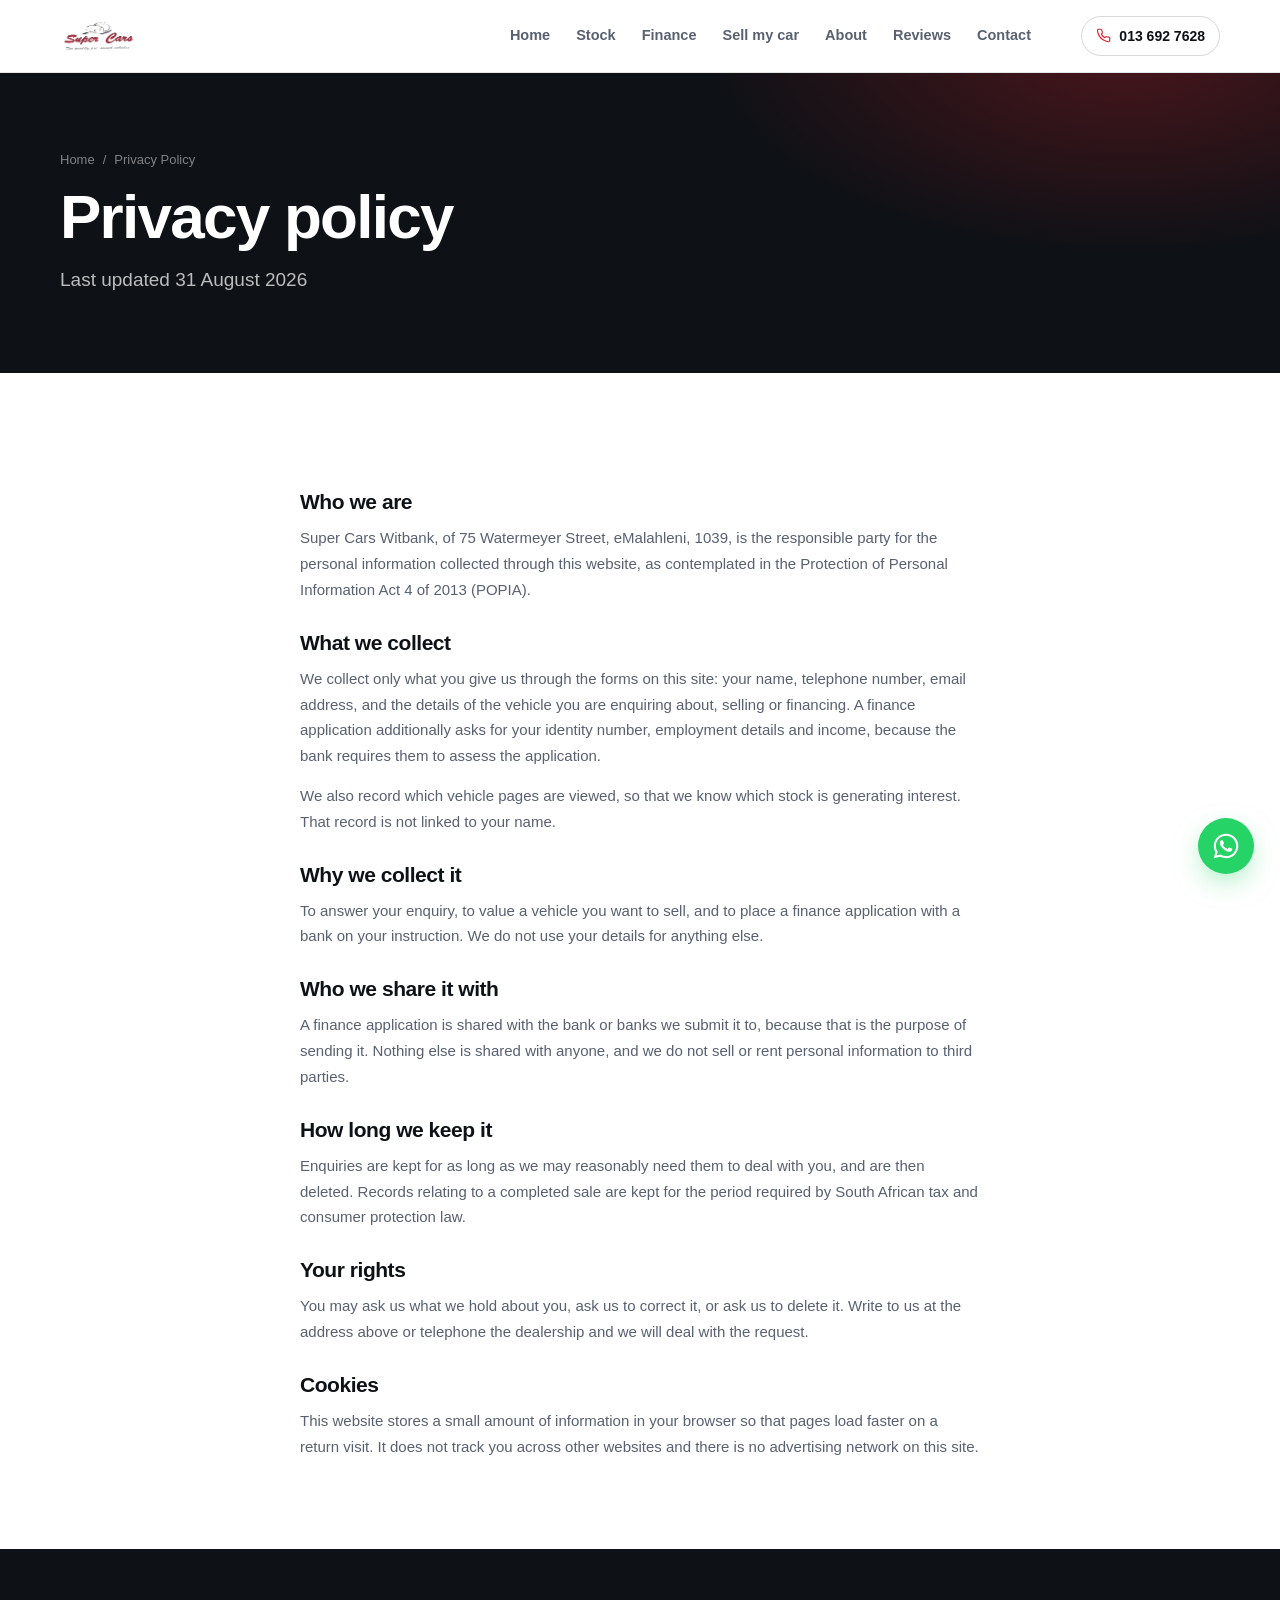
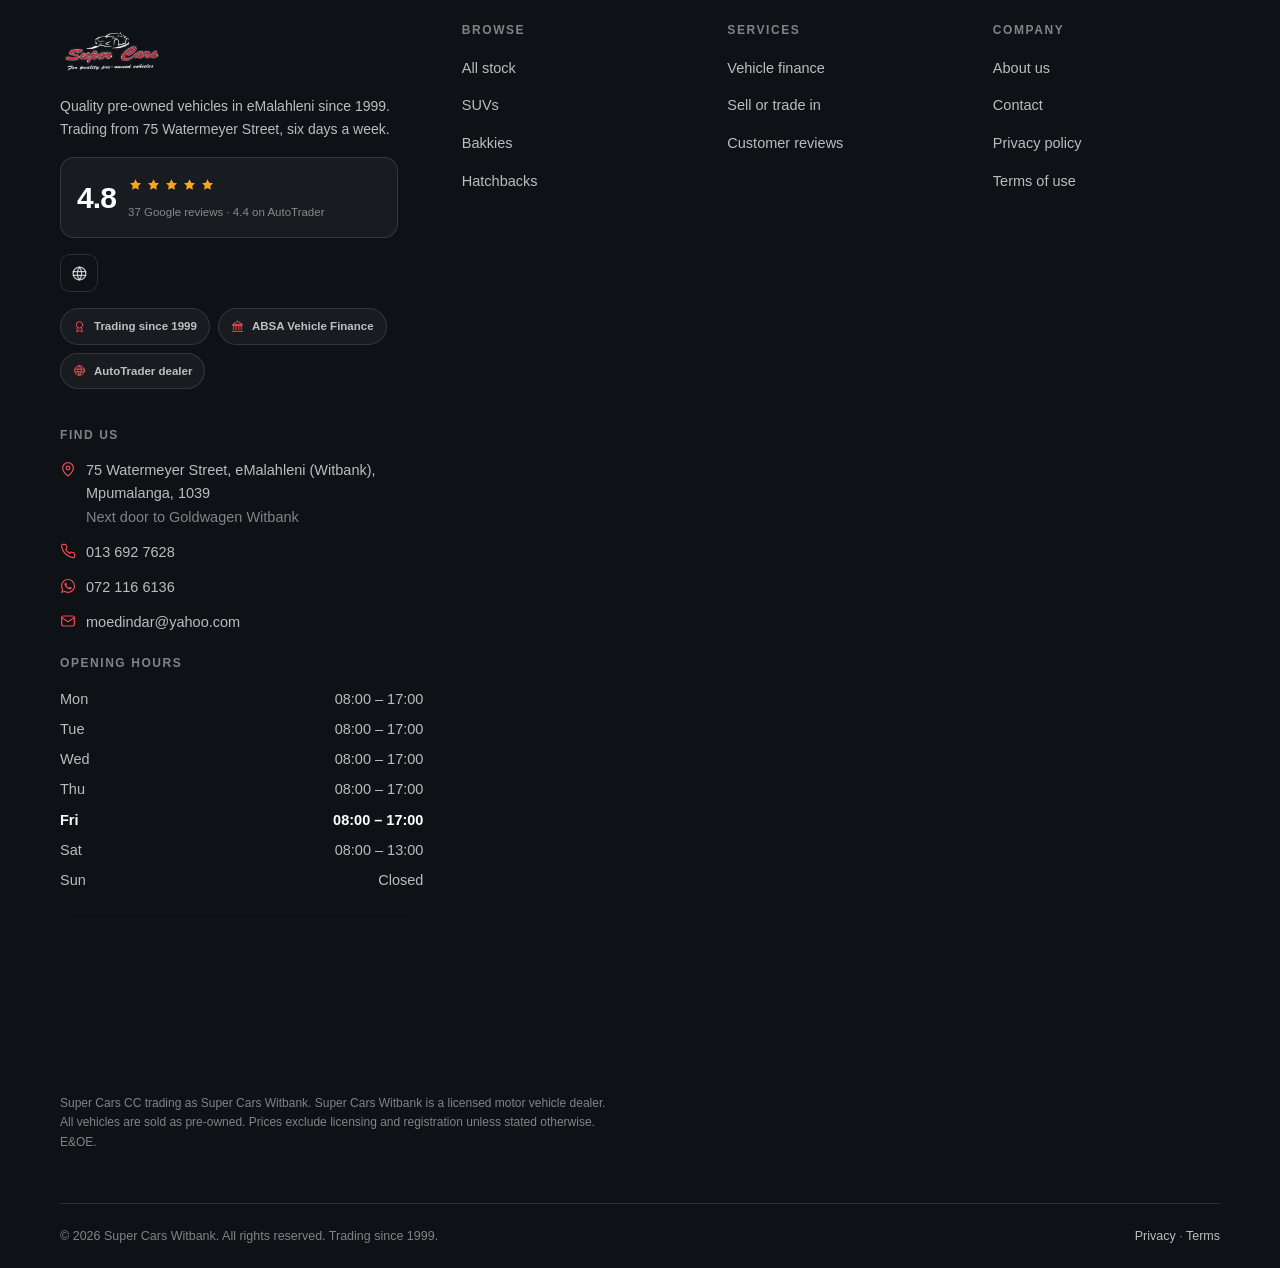
<file: privacy.html>
<!DOCTYPE html>
<html lang="en-ZA">
<head>
<meta charset="utf-8">
<script>document.documentElement.classList.add('js')</script>
<meta name="viewport" content="width=device-width,initial-scale=1,viewport-fit=cover">
<title>Privacy Policy | Super Cars Witbank</title>
<meta name="theme-color" content="#0E1116">
<link rel="canonical" href="https://www.supercars-witbank.co.za/privacy.html">
<link rel="icon" href="assets/favicon.svg" type="image/svg+xml">
<link rel="icon" href="assets/brand/icon-512.png" type="image/png" sizes="512x512">
<link rel="apple-touch-icon" href="assets/brand/icon-180.png">
<!-- The first data request cannot start until the connection exists. Opening it
     while the HTML is still parsing takes that handshake off the critical path. -->
<link rel="preconnect" href="https://gbjuimzlbyznldhhqguc.supabase.co" crossorigin>
<link rel="dns-prefetch" href="https://gbjuimzlbyznldhhqguc.supabase.co">
<link rel="stylesheet" href="css/style.css">
<link rel="stylesheet" href="css/components.css">
<link rel="stylesheet" href="css/premium.css">
<script defer src="js/config.js"></script>
<script defer src="js/core.js"></script>
<script defer src="js/motion.js"></script>
<script defer src="js/fallback.js"></script>
<script defer src="js/data.js"></script>
<script defer src="js/site.js"></script>
<script defer src="js/legal.js"></script>
</head>
<body data-page="privacy">

<a class="skip" href="#main">Skip to content</a>
<div class="read-bar" data-read-bar aria-hidden="true"></div>
<div data-announce></div>
<header class="hdr" data-header></header>

<main id="main">
  <section class="page-hero">
    <div class="wrap">
      <nav class="crumbs" aria-label="Breadcrumb">
        <a href="index.html">Home</a><span aria-hidden="true">/</span><span>Privacy Policy</span>
      </nav>
      <h1 data-legal-title data-anim="up">Privacy Policy</h1>
      <p class="lead" data-legal-updated data-anim="up" data-delay="1"></p>
    </div>
  </section>

  <section class="section">
    <div class="wrap" style="max-width:760px">
      <div class="prose" data-legal-body>
        <div class="sk" style="height:18px;width:92%"></div>
        <div class="sk" style="height:18px;width:86%;margin-top:10px"></div>
        <div class="sk" style="height:18px;width:74%;margin-top:10px"></div>
      </div>
    </div>
  </section>
</main>

<footer class="ftr" data-footer></footer>
<div data-wa-float></div>

<script>window.SC_LEGAL = 'privacy';</script>
</body>
</html>
</file>
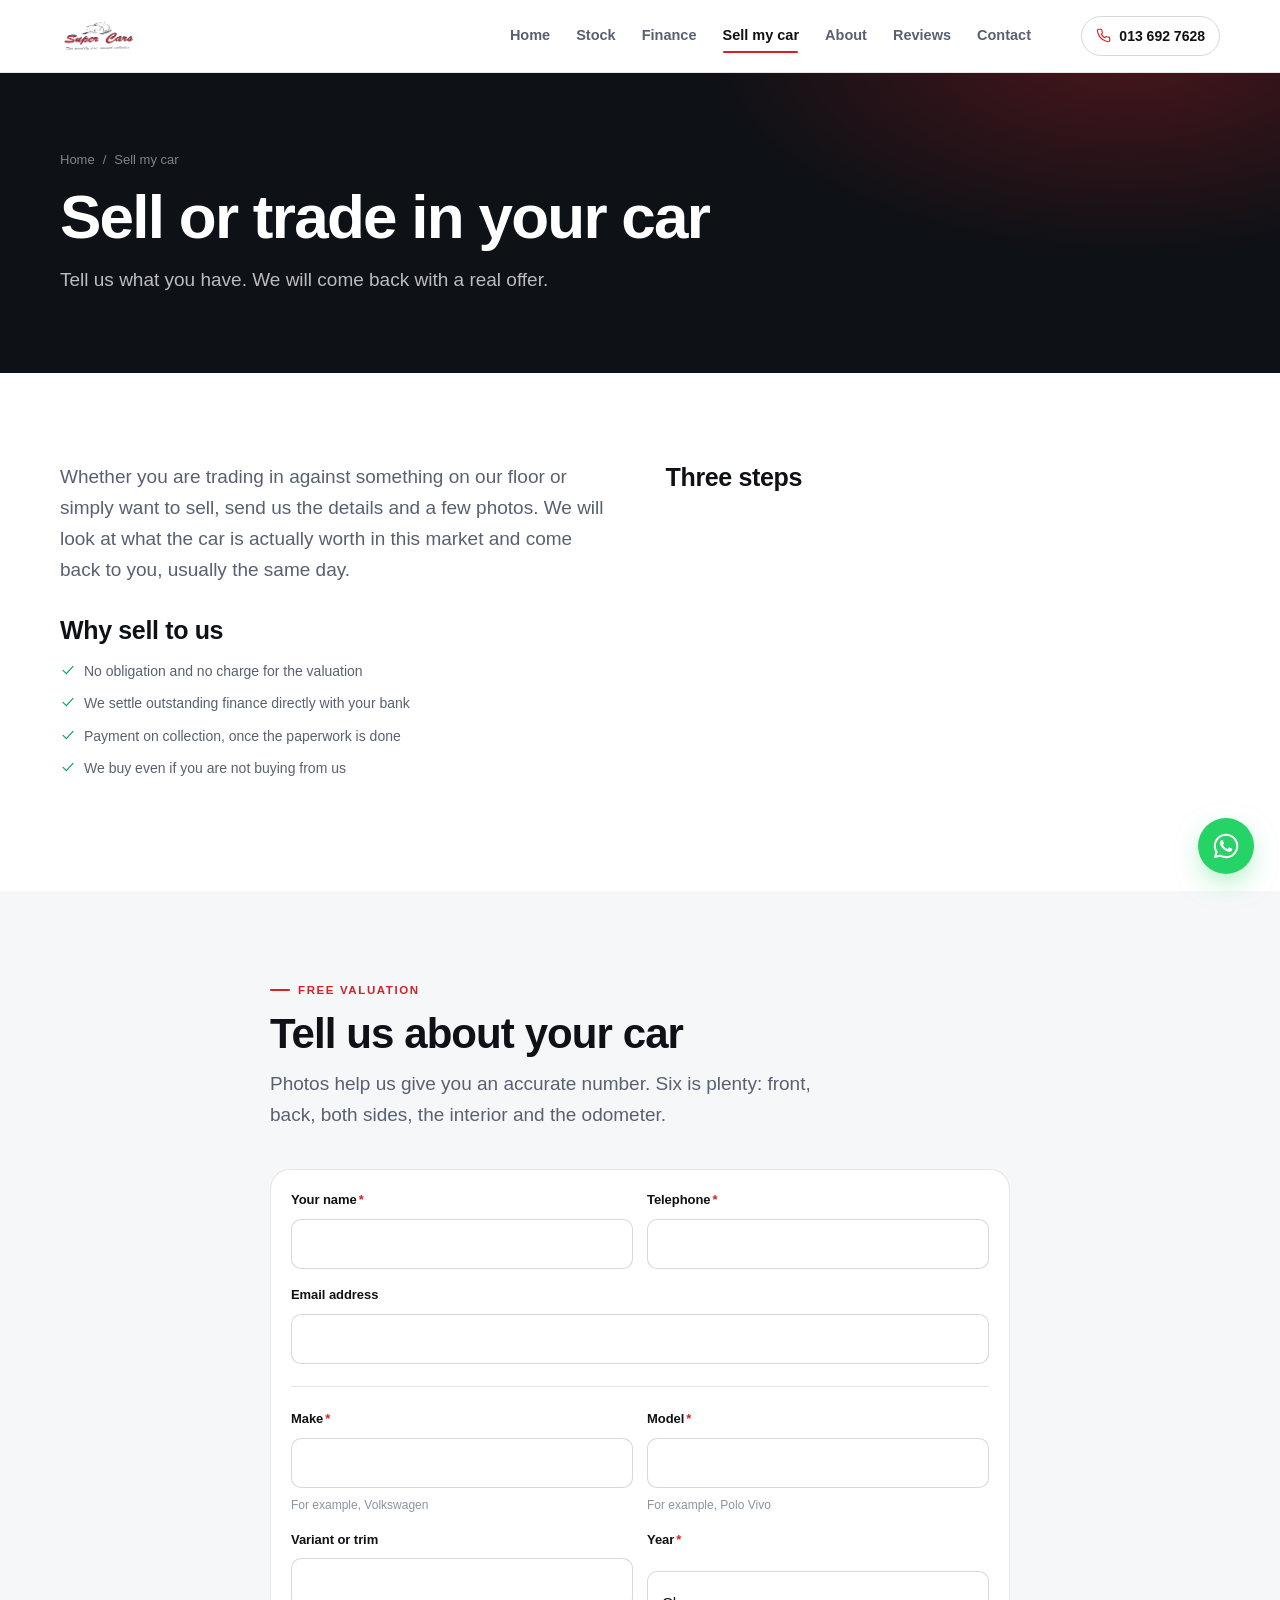
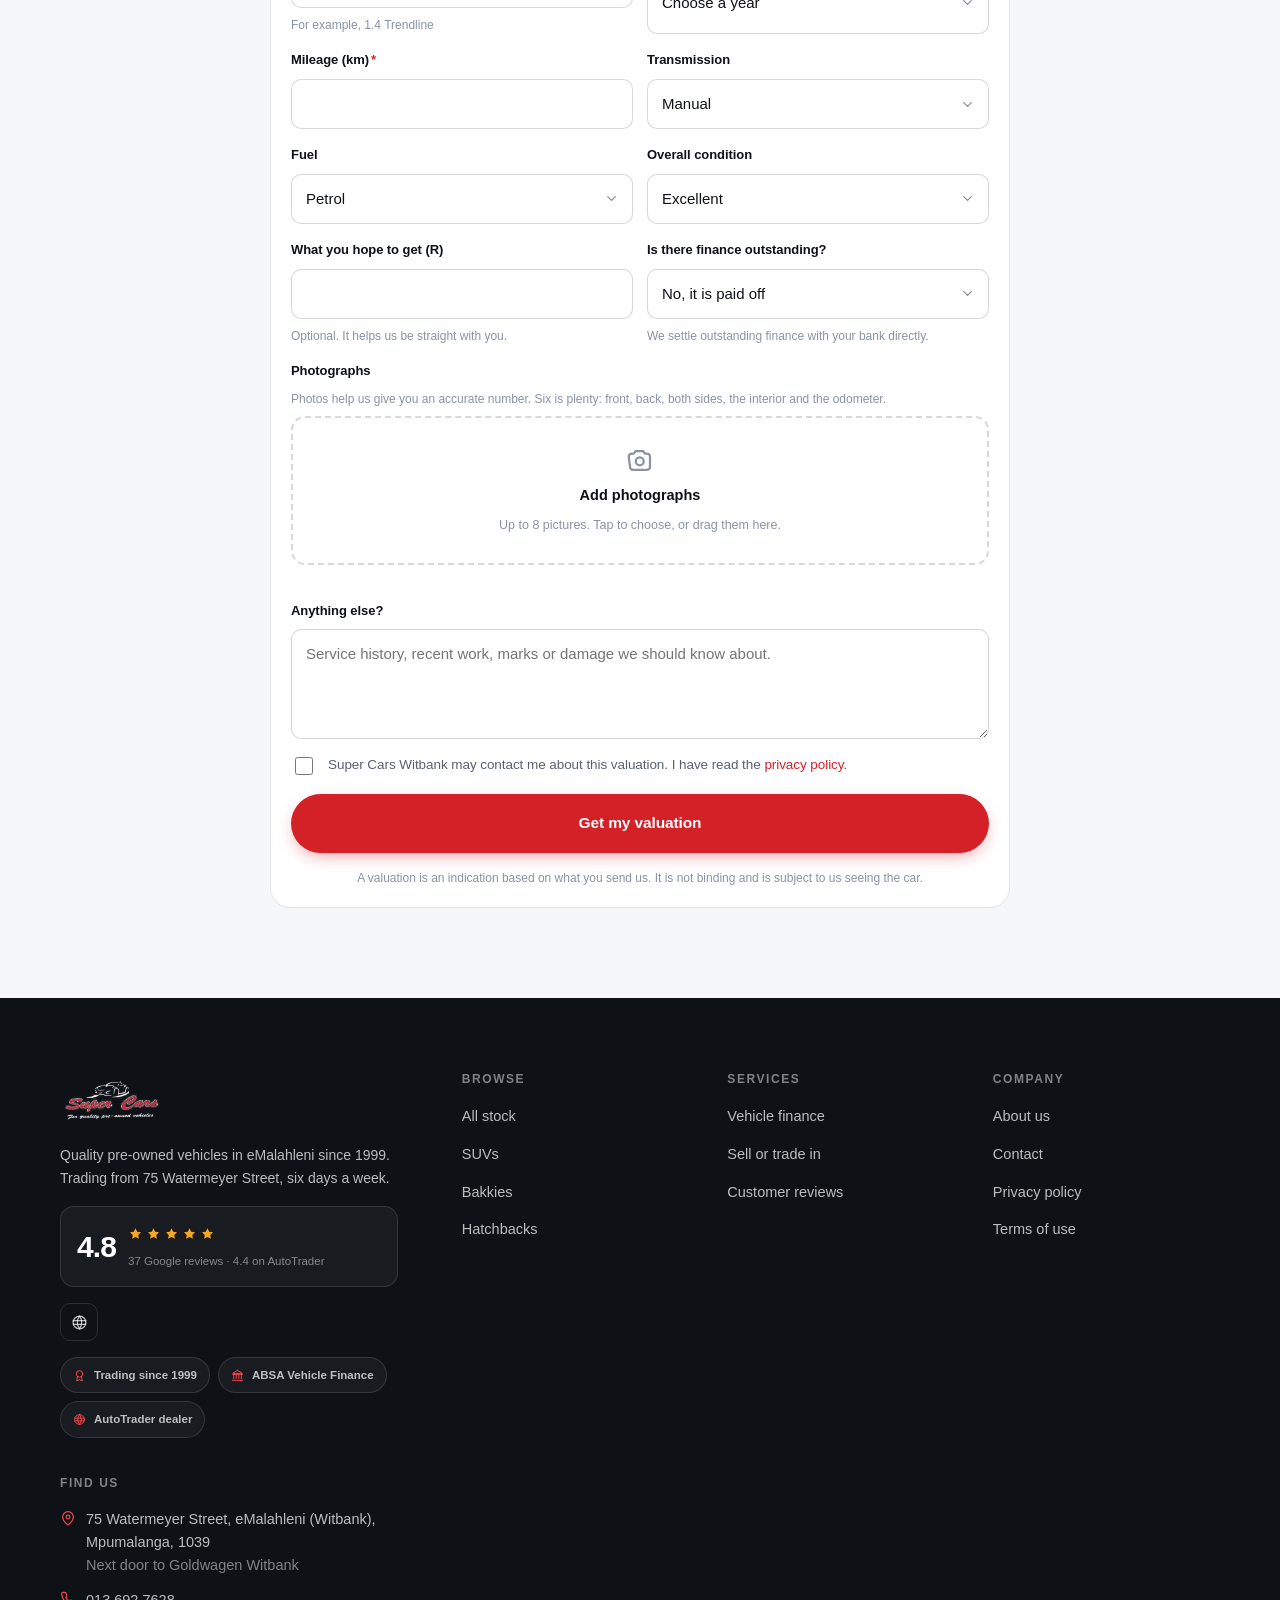
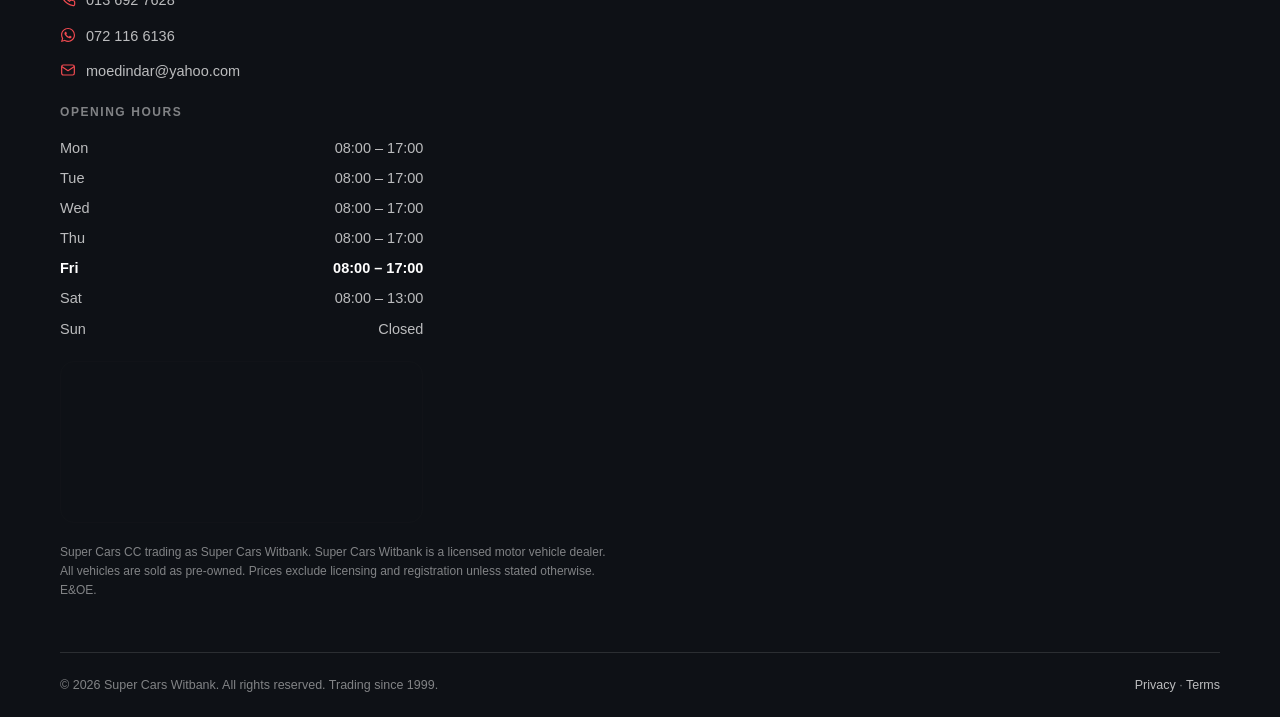
<file: sell.html>
<!DOCTYPE html>
<html lang="en-ZA">
<head>
<meta charset="utf-8">
<script>document.documentElement.classList.add('js')</script>
<meta name="viewport" content="width=device-width,initial-scale=1,viewport-fit=cover">
<title>Sell or Trade In Your Car in Witbank | Super Cars Witbank</title>
<meta name="theme-color" content="#0E1116">
<link rel="canonical" href="https://www.supercars-witbank.co.za/sell.html">
<link rel="icon" href="assets/favicon.svg" type="image/svg+xml">
<link rel="icon" href="assets/brand/icon-512.png" type="image/png" sizes="512x512">
<link rel="apple-touch-icon" href="assets/brand/icon-180.png">
<!-- The first data request cannot start until the connection exists. Opening it
     while the HTML is still parsing takes that handshake off the critical path. -->
<link rel="preconnect" href="https://gbjuimzlbyznldhhqguc.supabase.co" crossorigin>
<link rel="dns-prefetch" href="https://gbjuimzlbyznldhhqguc.supabase.co">
<link rel="stylesheet" href="css/style.css">
<link rel="stylesheet" href="css/components.css">
<link rel="stylesheet" href="css/premium.css">
<script defer src="js/config.js"></script>
<script defer src="js/core.js"></script>
<script defer src="js/motion.js"></script>
<script defer src="js/fallback.js"></script>
<script defer src="js/data.js"></script>
<script defer src="js/site.js"></script>
<script defer src="js/forms.js"></script>
<script defer src="js/sell.js"></script>
</head>
<body data-page="sell">

<a class="skip" href="#main">Skip to content</a>
<div class="read-bar" data-read-bar aria-hidden="true"></div>
<div data-announce></div>
<header class="hdr" data-header></header>

<main id="main">

  <section class="page-hero">
    <div class="wrap">
      <nav class="crumbs" aria-label="Breadcrumb">
        <a href="index.html">Home</a><span aria-hidden="true">/</span><span>Sell my car</span>
      </nav>
      <h1 data-sell="title" data-anim="up">Sell or trade in your car</h1>
      <p class="lead" data-sell="subtitle" data-anim="up" data-delay="1"></p>
    </div>
  </section>

  <section class="section">
    <div class="wrap">
      <div class="grid g-2" style="align-items:start;gap:clamp(24px,4vw,52px)">
        <div class="stack">
          <p class="lead" data-sell="intro"></p>
          <div data-points-block>
            <h2 class="h3" data-sell="pointsTitle" style="margin:14px 0 14px">Why sell to us</h2>
            <ul class="feat-list" style="grid-template-columns:minmax(0,1fr)" data-points></ul>
          </div>
        </div>
        <div data-steps-block>
          <h2 class="h3" data-sell="stepsTitle" style="margin-bottom:18px">Three steps</h2>
          <div data-steps></div>
        </div>
      </div>
    </div>
  </section>

  <section class="section alt" id="valuation">
    <div class="wrap" style="max-width:820px">
      <div class="sec-head">
        <div class="t">
          <span class="eyebrow" data-anim="up">Free valuation</span>
          <h2 data-sell="formTitle" data-anim="up" data-delay="1">Tell us about your car</h2>
          <p class="lead" data-sell="formNote" data-anim="up" data-delay="2"></p>
        </div>
      </div>
      <div class="vd-box"><div class="vd-box-b" data-sell-form></div></div>
    </div>
  </section>

</main>

<footer class="ftr" data-footer></footer>
<div data-wa-float></div>

</body>
</html>
</file>
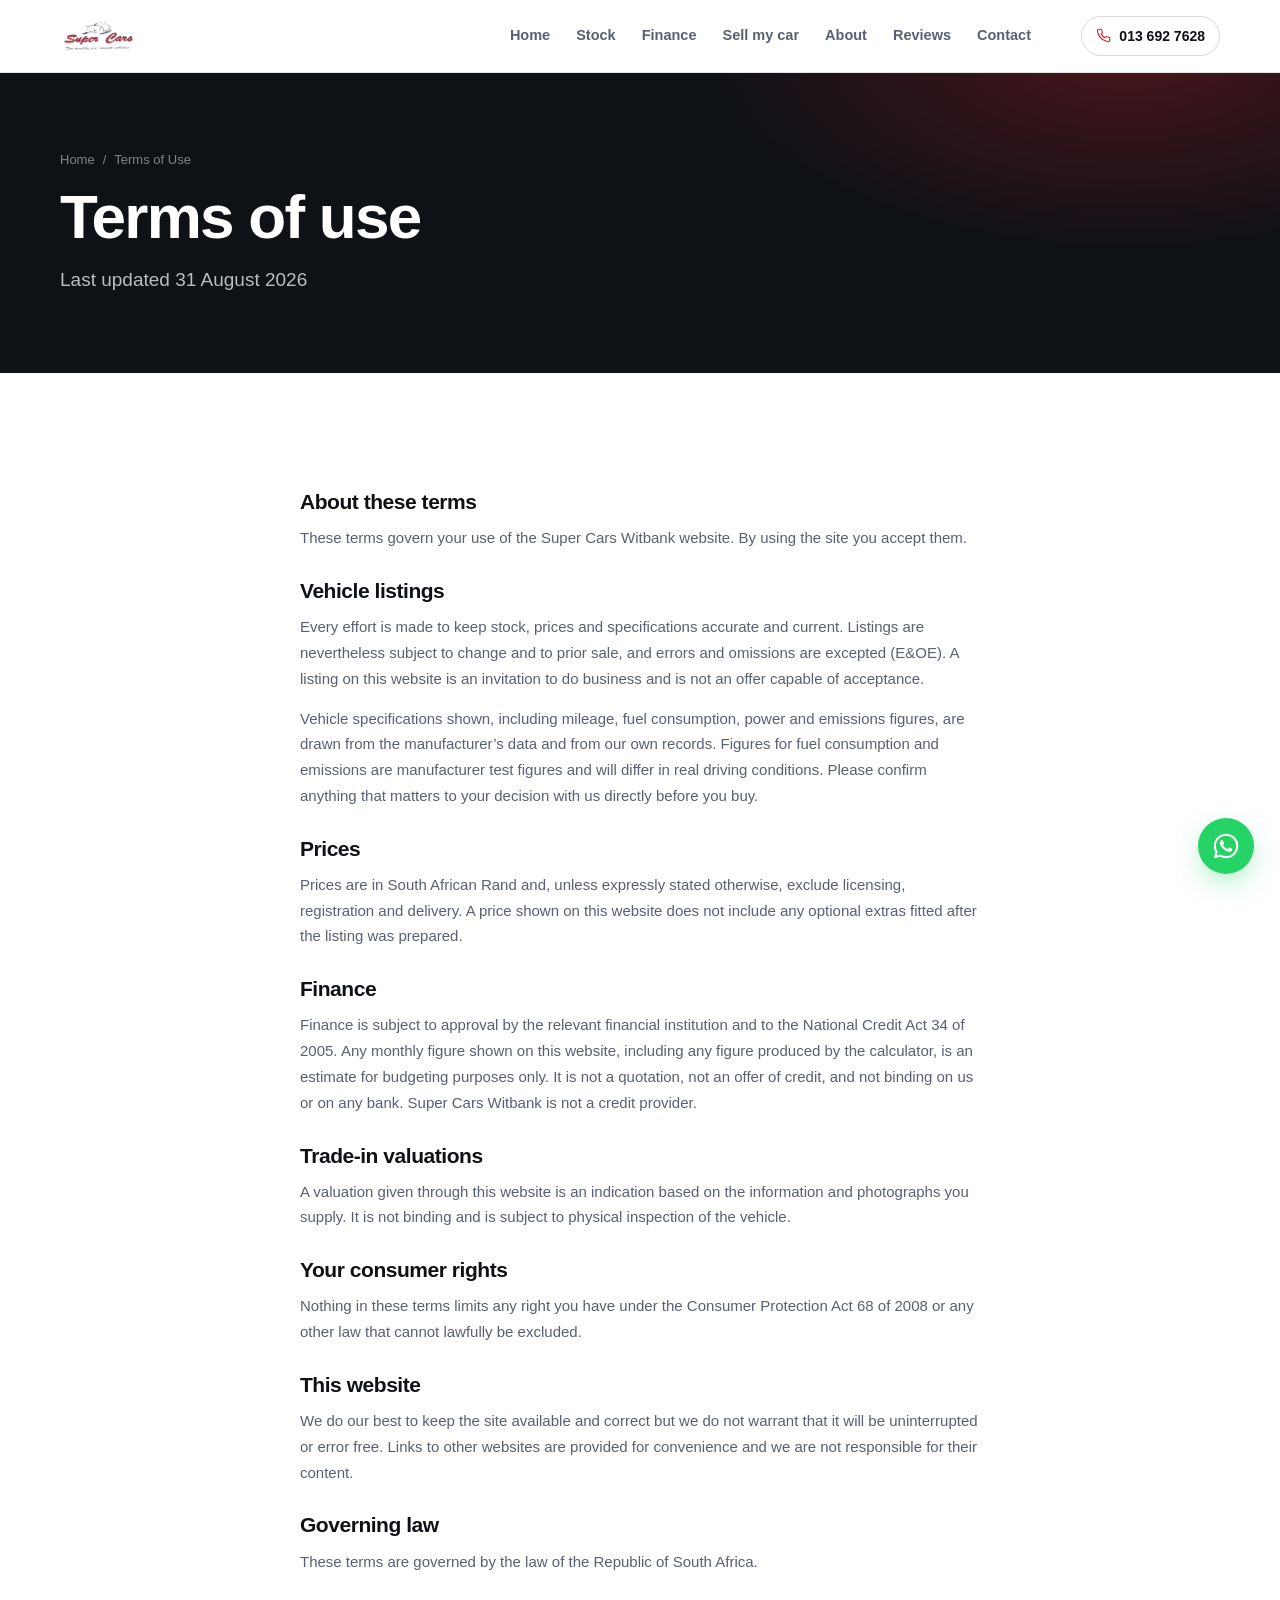
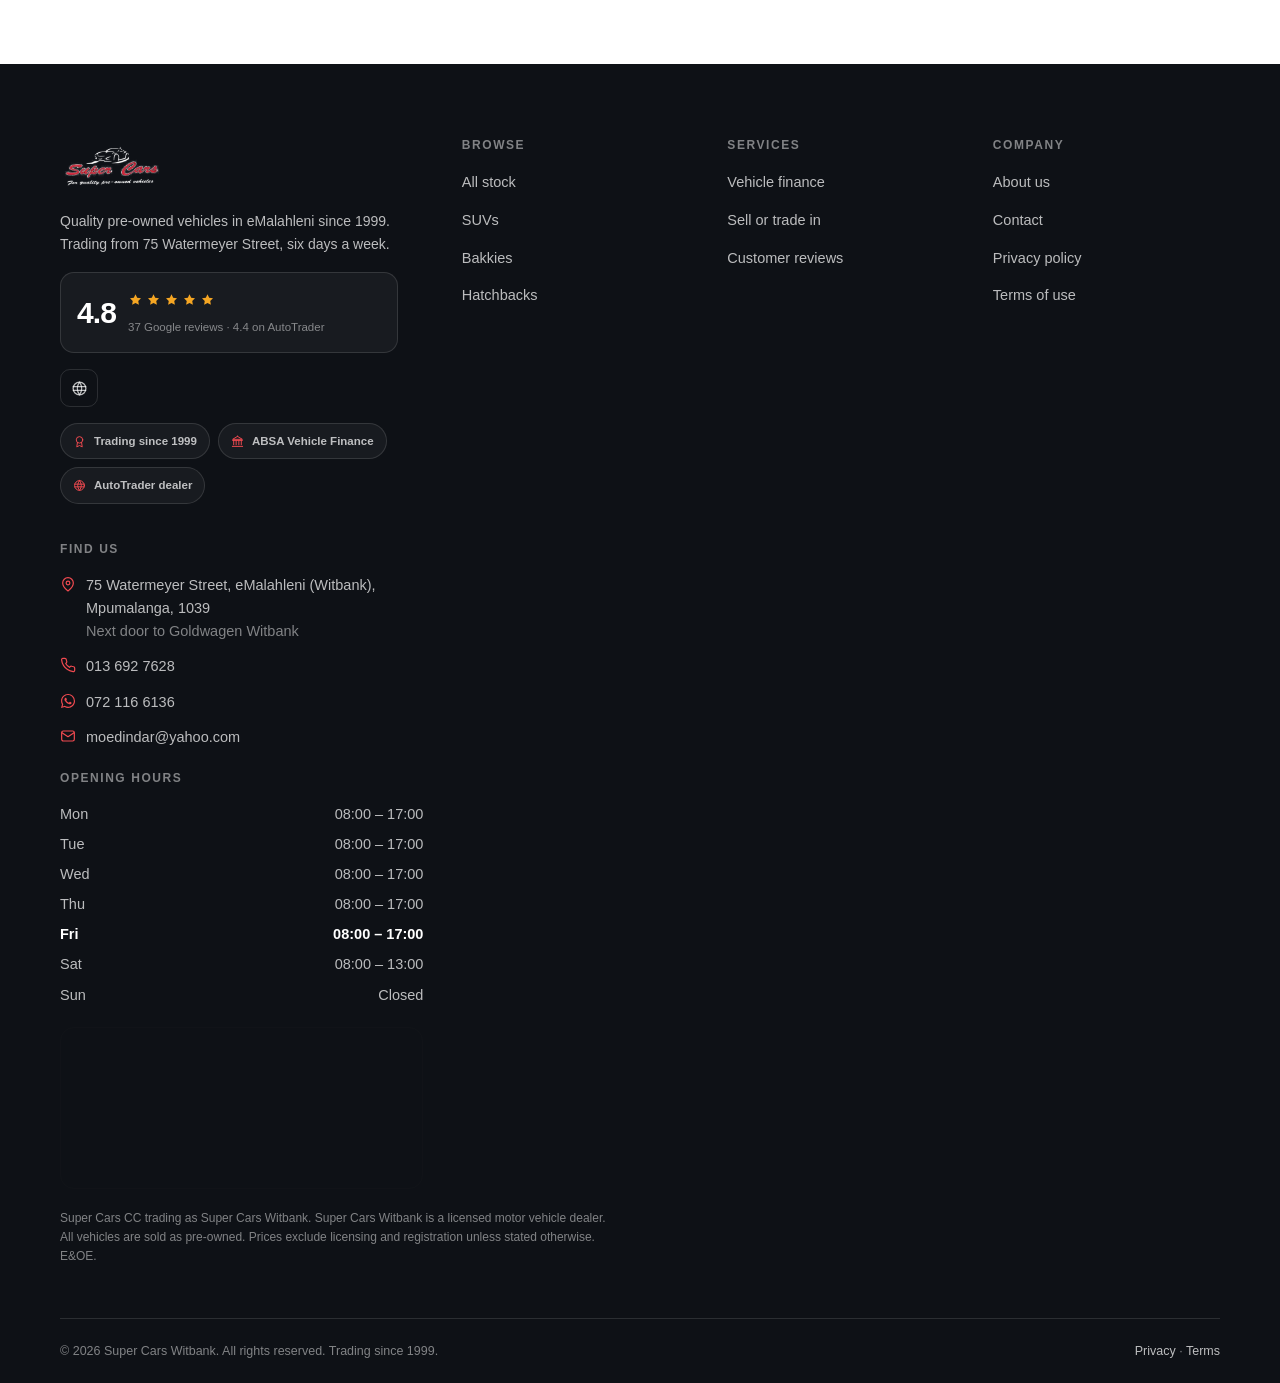
<file: terms.html>
<!DOCTYPE html>
<html lang="en-ZA">
<head>
<meta charset="utf-8">
<script>document.documentElement.classList.add('js')</script>
<meta name="viewport" content="width=device-width,initial-scale=1,viewport-fit=cover">
<title>Terms of Use | Super Cars Witbank</title>
<meta name="theme-color" content="#0E1116">
<link rel="canonical" href="https://www.supercars-witbank.co.za/terms.html">
<link rel="icon" href="assets/favicon.svg" type="image/svg+xml">
<link rel="icon" href="assets/brand/icon-512.png" type="image/png" sizes="512x512">
<link rel="apple-touch-icon" href="assets/brand/icon-180.png">
<!-- The first data request cannot start until the connection exists. Opening it
     while the HTML is still parsing takes that handshake off the critical path. -->
<link rel="preconnect" href="https://gbjuimzlbyznldhhqguc.supabase.co" crossorigin>
<link rel="dns-prefetch" href="https://gbjuimzlbyznldhhqguc.supabase.co">
<link rel="stylesheet" href="css/style.css">
<link rel="stylesheet" href="css/components.css">
<link rel="stylesheet" href="css/premium.css">
<script defer src="js/config.js"></script>
<script defer src="js/core.js"></script>
<script defer src="js/motion.js"></script>
<script defer src="js/fallback.js"></script>
<script defer src="js/data.js"></script>
<script defer src="js/site.js"></script>
<script defer src="js/legal.js"></script>
</head>
<body data-page="terms">

<a class="skip" href="#main">Skip to content</a>
<div class="read-bar" data-read-bar aria-hidden="true"></div>
<div data-announce></div>
<header class="hdr" data-header></header>

<main id="main">
  <section class="page-hero">
    <div class="wrap">
      <nav class="crumbs" aria-label="Breadcrumb">
        <a href="index.html">Home</a><span aria-hidden="true">/</span><span>Terms of Use</span>
      </nav>
      <h1 data-legal-title data-anim="up">Terms of Use</h1>
      <p class="lead" data-legal-updated data-anim="up" data-delay="1"></p>
    </div>
  </section>

  <section class="section">
    <div class="wrap" style="max-width:760px">
      <div class="prose" data-legal-body>
        <div class="sk" style="height:18px;width:92%"></div>
        <div class="sk" style="height:18px;width:86%;margin-top:10px"></div>
        <div class="sk" style="height:18px;width:74%;margin-top:10px"></div>
      </div>
    </div>
  </section>
</main>

<footer class="ftr" data-footer></footer>
<div data-wa-float></div>

<script>window.SC_LEGAL = 'terms';</script>
</body>
</html>
</file>
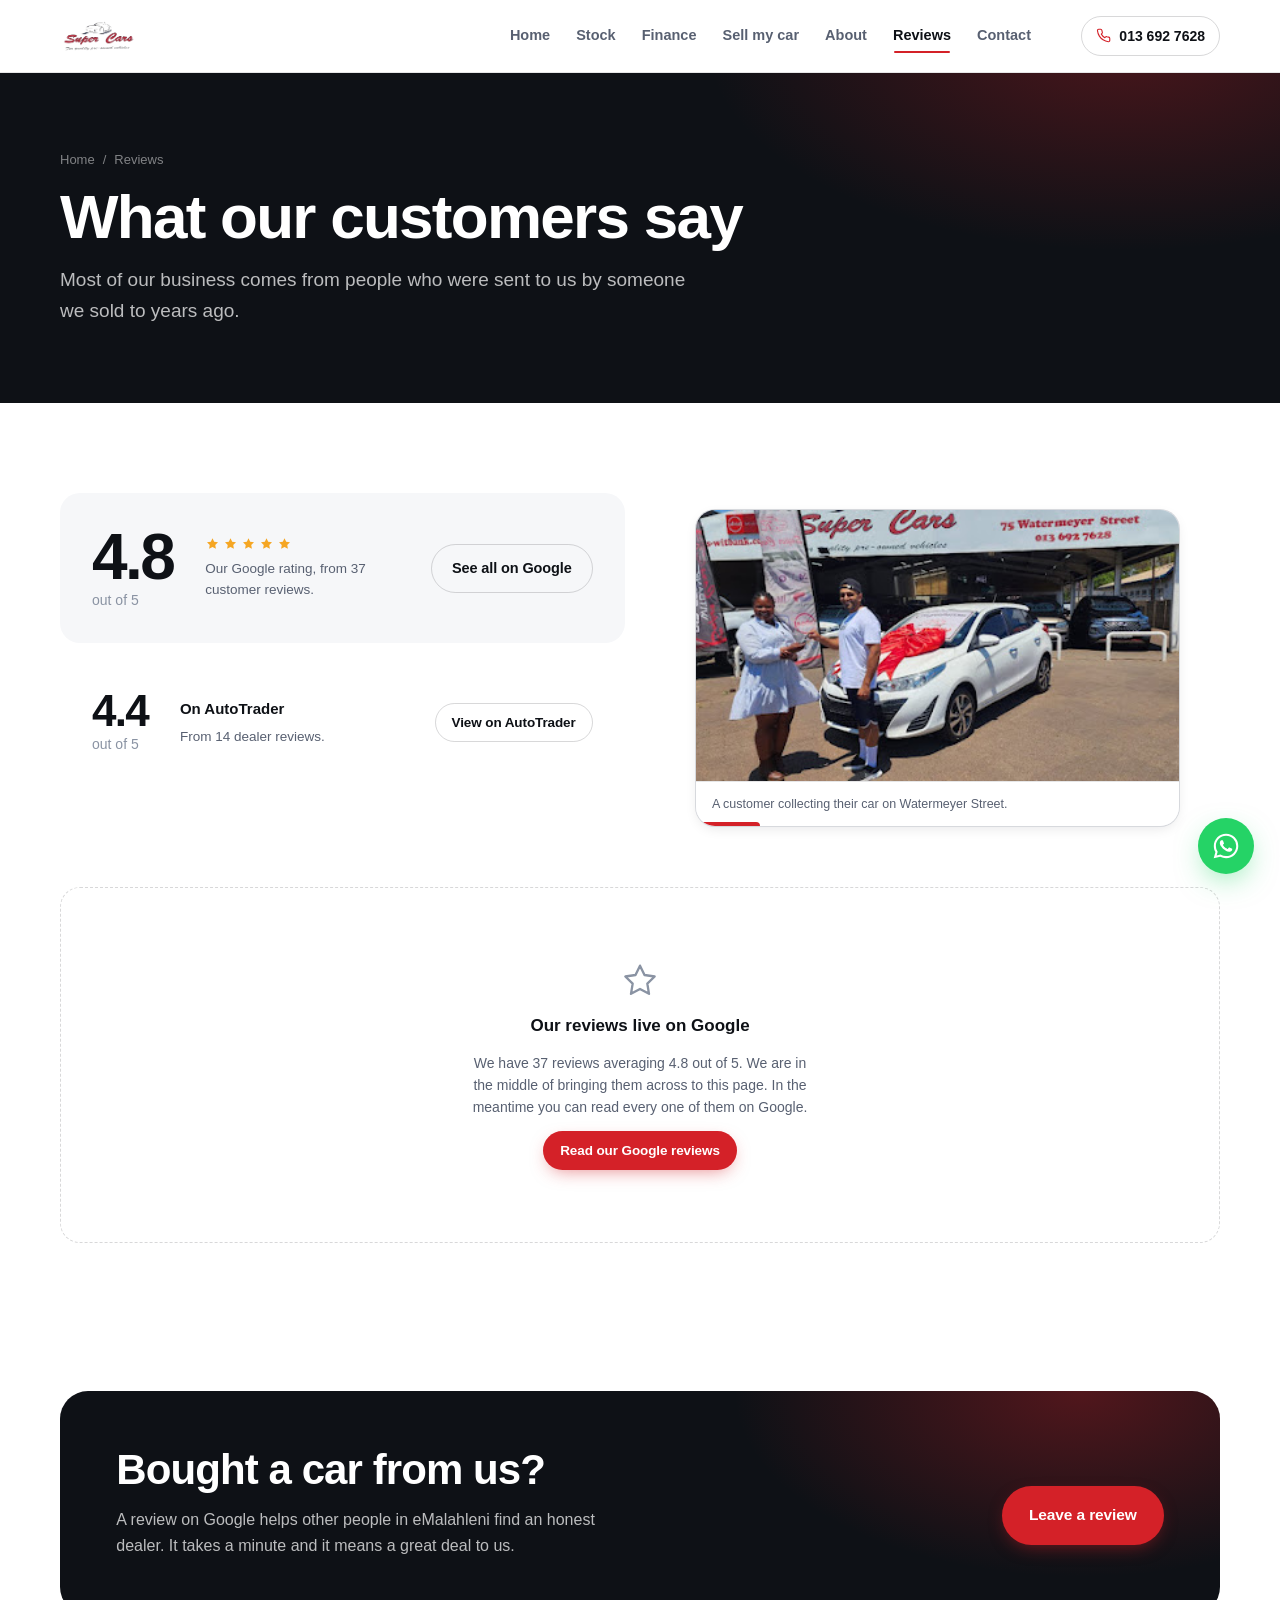
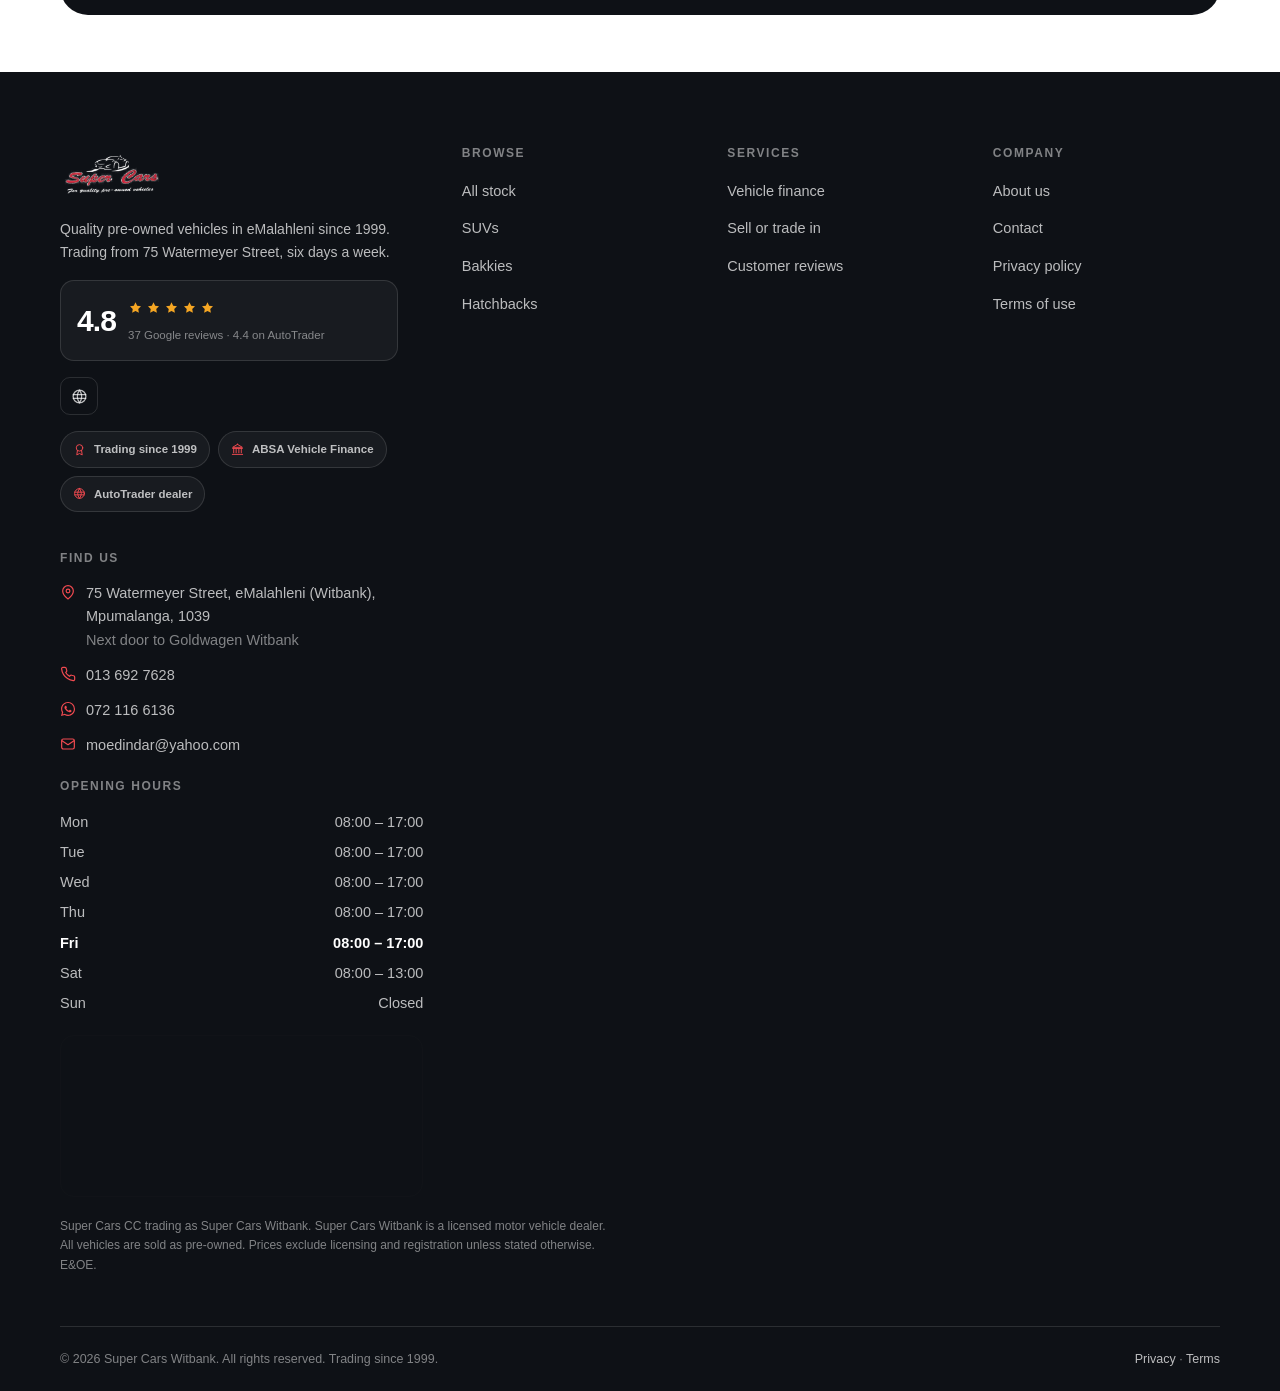
<file: testimonials.html>
<!DOCTYPE html>
<html lang="en-ZA">
<head>
<meta charset="utf-8">
<script>document.documentElement.classList.add('js')</script>
<meta name="viewport" content="width=device-width,initial-scale=1,viewport-fit=cover">
<title>Customer Reviews | Super Cars Witbank</title>
<meta name="theme-color" content="#0E1116">
<link rel="canonical" href="https://www.supercars-witbank.co.za/testimonials.html">
<link rel="icon" href="assets/favicon.svg" type="image/svg+xml">
<link rel="icon" href="assets/brand/icon-512.png" type="image/png" sizes="512x512">
<link rel="apple-touch-icon" href="assets/brand/icon-180.png">
<!-- The first data request cannot start until the connection exists. Opening it
     while the HTML is still parsing takes that handshake off the critical path. -->
<link rel="preconnect" href="https://gbjuimzlbyznldhhqguc.supabase.co" crossorigin>
<link rel="dns-prefetch" href="https://gbjuimzlbyznldhhqguc.supabase.co">
<link rel="stylesheet" href="css/style.css">
<link rel="stylesheet" href="css/components.css">
<link rel="stylesheet" href="css/premium.css">
<script defer src="js/config.js"></script>
<script defer src="js/core.js"></script>
<script defer src="js/motion.js"></script>
<script defer src="js/fallback.js"></script>
<script defer src="js/data.js"></script>
<script defer src="js/site.js"></script>
<script defer src="js/testimonials.js"></script>
</head>
<body data-page="testimonials">

<a class="skip" href="#main">Skip to content</a>
<div class="read-bar" data-read-bar aria-hidden="true"></div>
<div data-announce></div>
<header class="hdr" data-header></header>

<main id="main">

  <section class="page-hero">
    <div class="wrap">
      <nav class="crumbs" aria-label="Breadcrumb">
        <a href="index.html">Home</a><span aria-hidden="true">/</span><span>Reviews</span>
      </nav>
      <h1 data-anim="up">What our customers say</h1>
      <p class="lead" data-anim="up" data-delay="1">Most of our business comes from people who were sent to us by someone
        we sold to years ago.</p>
    </div>
  </section>

  <section class="section">
    <div class="wrap">
      <div class="grid g-2" style="align-items:start;gap:clamp(18px,2.4vw,32px);margin-bottom:clamp(28px,4vw,44px)">
        <div data-rating></div>
        <div data-review-photo></div>
      </div>
      <div class="tm-grid" data-reviews></div>
    </div>
  </section>

  <section class="section tight">
    <div class="wrap">
      <div class="cta cta-split">
        <div>
          <h2>Bought a car from us?</h2>
          <p>A review on Google helps other people in eMalahleni find an honest dealer.
            It takes a minute and it means a great deal to us.</p>
        </div>
        <div class="row">
          <a class="btn btn-pri btn-lg" data-review-link target="_blank" rel="noopener noreferrer">
            Leave a review
          </a>
        </div>
      </div>
    </div>
  </section>

</main>

<footer class="ftr" data-footer></footer>
<div data-wa-float></div>

</body>
</html>
</file>
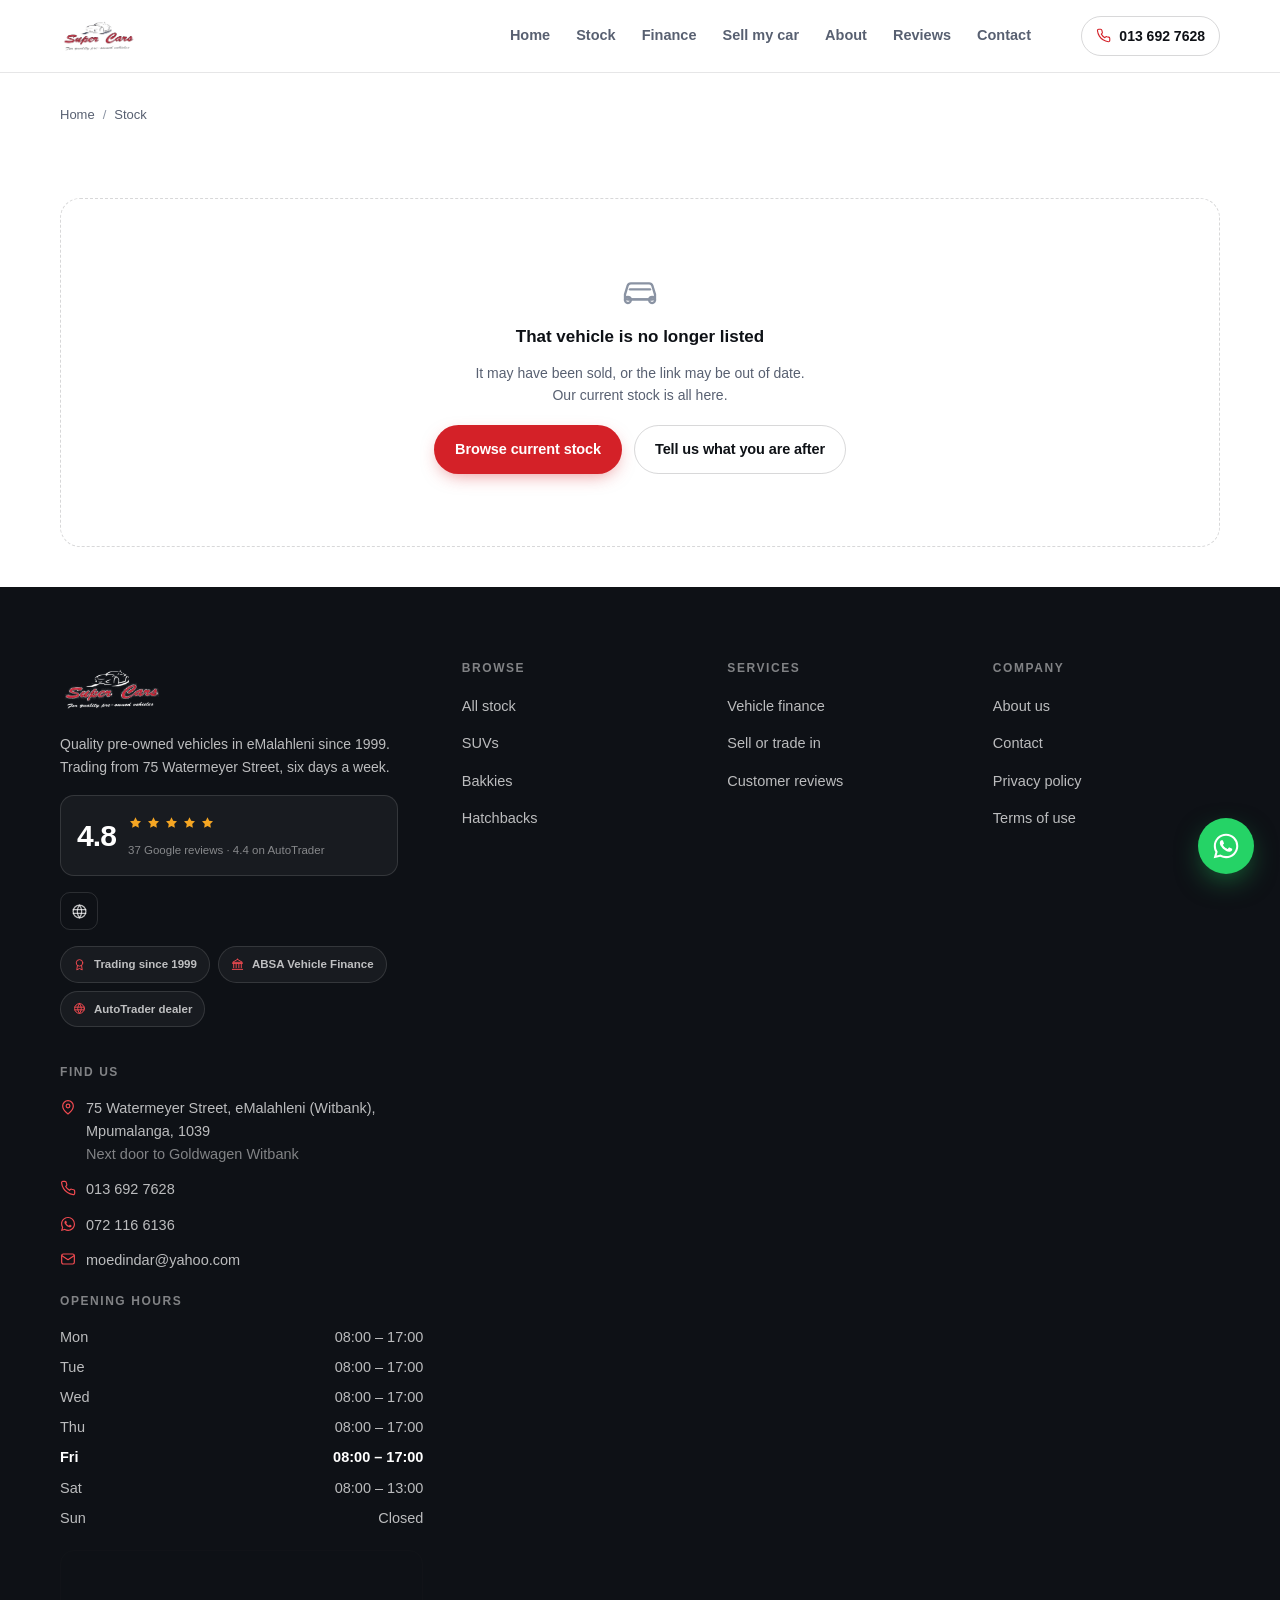
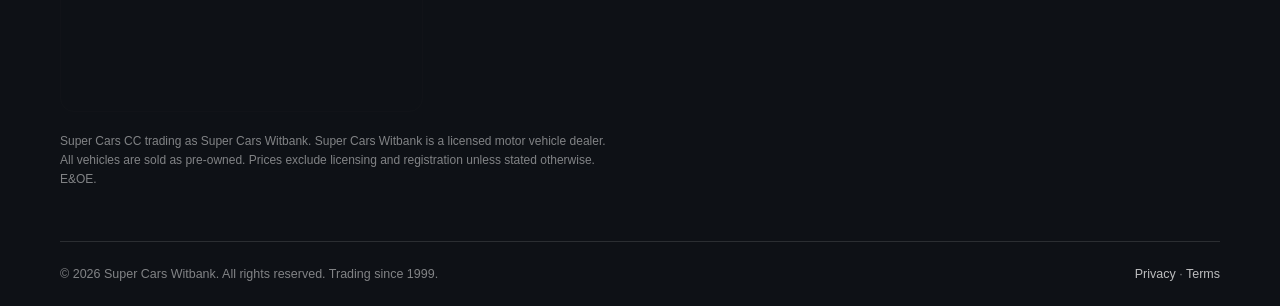
<file: vehicle.html>
<!DOCTYPE html>
<html lang="en-ZA">
<head>
<meta charset="utf-8">
<script>document.documentElement.classList.add('js')</script>
<meta name="viewport" content="width=device-width,initial-scale=1,viewport-fit=cover">
<title>Vehicle Details | Super Cars Witbank</title>
<meta name="theme-color" content="#0E1116">
<link rel="icon" href="assets/favicon.svg" type="image/svg+xml">
<link rel="icon" href="assets/brand/icon-512.png" type="image/png" sizes="512x512">
<link rel="apple-touch-icon" href="assets/brand/icon-180.png">
<!-- The first data request cannot start until the connection exists. Opening it
     while the HTML is still parsing takes that handshake off the critical path. -->
<link rel="preconnect" href="https://gbjuimzlbyznldhhqguc.supabase.co" crossorigin>
<link rel="dns-prefetch" href="https://gbjuimzlbyznldhhqguc.supabase.co">
<link rel="stylesheet" href="css/style.css">
<link rel="stylesheet" href="css/components.css">
<link rel="stylesheet" href="css/premium.css">
<script defer src="js/config.js"></script>
<script defer src="js/core.js"></script>
<script defer src="js/motion.js"></script>
<script defer src="js/fallback.js"></script>
<script defer src="js/data.js"></script>
<script defer src="js/site.js"></script>
<script defer src="js/forms.js"></script>
<script defer src="js/vehicle-card.js"></script>
<script defer src="js/compare.js"></script>
<script defer src="js/vehicle.js"></script>
</head>
<body data-page="vehicle">

<a class="skip" href="#main">Skip to content</a>
<div class="read-bar" data-read-bar aria-hidden="true"></div>
<div data-announce></div>
<header class="hdr" data-header></header>

<main id="main">
  <div class="wrap" style="padding-block:clamp(20px,3vw,32px)">
    <nav class="crumbs" aria-label="Breadcrumb" style="color:var(--text-3)"
         data-crumbs>
      <a href="index.html" style="color:var(--text-2)">Home</a>
      <span aria-hidden="true">/</span>
      <a href="inventory.html" style="color:var(--text-2)">Stock</a>
    </nav>
  </div>

  <section class="wrap" data-vehicle>
    <!-- Skeleton while the first read is in flight -->
    <div class="vd-layout">
      <div>
        <div class="sk" style="aspect-ratio:4/3;border-radius:var(--r-lg)"></div>
        <div class="grid" style="grid-template-columns:repeat(5,1fr);gap:9px;margin-top:11px">
          <div class="sk" style="aspect-ratio:4/3"></div><div class="sk" style="aspect-ratio:4/3"></div>
          <div class="sk" style="aspect-ratio:4/3"></div><div class="sk" style="aspect-ratio:4/3"></div>
          <div class="sk" style="aspect-ratio:4/3"></div>
        </div>
      </div>
      <div>
        <div class="sk" style="height:34px;width:88%"></div>
        <div class="sk" style="height:44px;width:56%;margin-top:16px"></div>
        <div class="sk" style="height:180px;margin-top:22px;border-radius:var(--r-lg)"></div>
      </div>
    </div>
  </section>

  <section class="section" data-related-sec hidden>
    <div class="wrap">
      <div class="sec-head">
        <div class="t">
          <span class="eyebrow" data-anim="up">You might also like</span>
          <h2 data-anim="up" data-delay="1">Similar vehicles</h2>
        </div>
        <a class="btn btn-out" href="inventory.html">All stock</a>
      </div>
      <div class="veh-grid" data-related></div>
    </div>
  </section>
</main>

<footer class="ftr" data-footer></footer>
<div data-wa-float></div>
<div data-compare-tray></div>

</body>
</html>
</file>
<file: css/style.css>
/* ==========================================================================
   SUPER CARS WITBANK  ·  Foundation
   Design tokens, reset, typography, layout, header, footer.
   Component styles live in components.css.
   ========================================================================== */

:root{
  /* Brand. The red is taken from the signage on the building. */
  --red:#D42128;
  --red-2:#B01B21;
  --red-3:#F04A50;
  --red-soft:rgba(212,33,40,.09);
  --red-line:rgba(212,33,40,.28);

  --ink:#0E1116;
  --ink-2:#171C24;
  --ink-3:#242B36;

  --paper:#FFFFFF;
  --paper-2:#F6F7F9;
  --paper-3:#EEF0F4;

  --text:#0E1116;
  --text-2:#586071;
  --text-3:#8A93A3;
  --text-inv:#FFFFFF;
  --text-inv-2:rgba(255,255,255,.72);
  --text-inv-3:rgba(255,255,255,.48);

  --line:rgba(14,17,22,.10);
  --line-2:rgba(14,17,22,.16);
  --line-inv:rgba(255,255,255,.12);

  --ok:#0E9F6E;
  --ok-soft:rgba(14,159,110,.10);
  --warn:#C77700;
  --warn-soft:rgba(199,119,0,.10);
  --dan:#D42128;
  --dan-soft:rgba(212,33,40,.09);
  --info:#2563EB;
  --info-soft:rgba(37,99,235,.09);

  --r-xs:6px; --r-sm:10px; --r-md:14px; --r-lg:20px; --r-xl:28px; --r-pill:999px;

  --sh-1:0 1px 2px rgba(14,17,22,.06);
  --sh-2:0 4px 14px -4px rgba(14,17,22,.12);
  --sh-3:0 14px 40px -14px rgba(14,17,22,.22);
  --sh-4:0 30px 70px -30px rgba(14,17,22,.34);

  --header-h:72px;
  --wrap:1240px;
  --gut:clamp(16px,4vw,40px);


  /* Motion scale. Three speeds, not thirteen. Anything an element does in
     response to a pointer uses --t-fast; anything that changes state uses --t;
     anything that travels across the page uses --t-slow. Consistency here is
     most of what separates a designed interface from an assembled one. */
  --t-fast:.16s; --t:.24s; --t-slow:.4s;

  --ease:cubic-bezier(.22,.85,.28,1);
  --ease-out:cubic-bezier(.16,1,.3,1);

  --font:-apple-system,BlinkMacSystemFont,'Segoe UI',Inter,Roboto,Helvetica,Arial,sans-serif;
  --mono:ui-monospace,SFMono-Regular,'SF Mono',Menlo,monospace;
}

/* --------------------------------------------------------------- reset -- */
*,*::before,*::after{box-sizing:border-box}
html{-webkit-text-size-adjust:100%;scroll-behavior:smooth}
@media (prefers-reduced-motion:reduce){
  html{scroll-behavior:auto}
  *,*::before,*::after{animation-duration:.01ms!important;animation-iteration-count:1!important;transition-duration:.01ms!important}
}
body{
  margin:0;
  font-family:var(--font);
  font-size:16px;
  line-height:1.6;
  color:var(--text);
  background:var(--paper);
  -webkit-font-smoothing:antialiased;
  -moz-osx-font-smoothing:grayscale;
  overflow-x:hidden;
}
img,svg,video{max-width:100%;display:block}
img{height:auto}
a{color:inherit;text-decoration:none}
button,input,select,textarea{font:inherit;color:inherit}
button{background:none;border:0;cursor:pointer;padding:0}
ul,ol{margin:0;padding:0;list-style:none}
h1,h2,h3,h4,h5,h6,p{margin:0}
table{border-collapse:collapse;width:100%}
:focus-visible{outline:2px solid var(--red);outline-offset:3px;border-radius:4px}
::selection{background:var(--red);color:#fff}

/* ---------------------------------------------------------- typography -- */
.h1,h1{font-size:clamp(34px,5.4vw,62px);line-height:1.04;letter-spacing:-.028em;font-weight:800}
.h2,h2{font-size:clamp(26px,3.4vw,42px);line-height:1.1;letter-spacing:-.022em;font-weight:790}
.h3,h3{font-size:clamp(19px,2vw,25px);line-height:1.22;letter-spacing:-.014em;font-weight:750}
.h4,h4{font-size:17px;line-height:1.3;letter-spacing:-.01em;font-weight:700}
.lead{font-size:clamp(16px,1.5vw,19px);line-height:1.62;color:var(--text-2)}
.small{font-size:13.5px;line-height:1.55;color:var(--text-2)}
.tiny{font-size:12px;line-height:1.5;color:var(--text-3)}
.eyebrow{
  font-size:11.5px;font-weight:750;letter-spacing:.14em;text-transform:uppercase;
  color:var(--red);display:inline-flex;align-items:center;gap:8px;
}
.eyebrow::before{content:'';width:20px;height:2px;background:var(--red);border-radius:2px}
.mono{font-family:var(--mono);font-size:12.5px;letter-spacing:-.01em}

/* -------------------------------------------------------------- layout -- */
.wrap{width:100%;max-width:var(--wrap);margin-inline:auto;padding-inline:var(--gut)}
.section{padding-block:clamp(52px,7vw,104px)}
.section.tight{padding-block:clamp(36px,4.5vw,64px)}
.section.dark{background:var(--ink);color:var(--text-inv)}
.section.dark .lead,.section.dark .small{color:var(--text-inv-2)}
.section.dark .tiny{color:var(--text-inv-3)}
.section.alt{background:var(--paper-2)}

.sec-head{display:flex;align-items:flex-end;justify-content:space-between;gap:24px;margin-bottom:clamp(24px,3vw,42px);flex-wrap:wrap}
.sec-head .t{max-width:62ch;display:grid;gap:12px}
.sec-head h2{margin:0}
.sec-head p{margin:0}

.grid{display:grid;gap:clamp(14px,1.6vw,22px)}
.g-2{grid-template-columns:repeat(2,minmax(0,1fr))}
.g-4{grid-template-columns:repeat(4,minmax(0,1fr))}
@media (max-width:1080px){ .g-4{grid-template-columns:repeat(2,minmax(0,1fr))} }
@media (max-width:900px){ .g-3{grid-template-columns:repeat(2,minmax(0,1fr))} }
@media (max-width:640px){ .g-2,.g-3,.g-4{grid-template-columns:minmax(0,1fr)} }

.stack{display:grid;gap:16px}
.row{display:flex;align-items:center;gap:12px;flex-wrap:wrap}
.spread{display:flex;align-items:center;justify-content:space-between;gap:16px;flex-wrap:wrap}
.hide{display:none!important}
.sr{position:absolute;width:1px;height:1px;padding:0;margin:-1px;overflow:hidden;clip:rect(0 0 0 0);white-space:nowrap;border:0}

/* Skip link, for keyboard users landing on a long header. */
.skip{
  position:absolute;left:12px;top:-60px;z-index:200;background:var(--ink);color:#fff;
  padding:10px 16px;border-radius:var(--r-sm);font-size:14px;font-weight:650;
  transition:top var(--t-fast) var(--ease);
}
.skip:focus{top:12px}

/* -------------------------------------------------------------- header -- */
.hdr{
  position:sticky;top:0;z-index:100;
  background:rgba(255,255,255,.86);
  backdrop-filter:saturate(180%) blur(18px);
  -webkit-backdrop-filter:saturate(180%) blur(18px);
  border-bottom:1px solid var(--line);
  transition:box-shadow .25s var(--ease),background .25s var(--ease);
}
.hdr.scrolled{box-shadow:var(--sh-2)}
.hdr-in{height:var(--header-h);display:flex;align-items:center;gap:clamp(16px,3vw,40px)}

.brand{display:flex;align-items:center;gap:12px;flex-shrink:0;min-width:0}
.brand-mark{
  width:38px;height:38px;border-radius:10px;flex-shrink:0;
  background:linear-gradient(145deg,var(--red),var(--red-2));
  color:#fff;display:grid;place-items:center;
  font-weight:850;font-size:17px;letter-spacing:-.03em;
  box-shadow:0 4px 12px -3px rgba(212,33,40,.5);
}
.brand-mark img{width:100%;height:100%;object-fit:contain;border-radius:inherit}
.brand-txt{display:grid;line-height:1.15;min-width:0}
.brand-txt b{font-size:16px;font-weight:800;letter-spacing:-.02em;white-space:nowrap}
.brand-txt span{font-size:10.5px;font-weight:650;letter-spacing:.1em;text-transform:uppercase;color:var(--text-3);white-space:nowrap}

.nav{display:flex;align-items:center;gap:2px;margin-left:auto}
.nav a{
  padding:8px 12px;border-radius:var(--r-sm);font-size:14.5px;font-weight:600;
  color:var(--text-2);transition:color var(--t-fast),background var(--t-fast);position:relative;white-space:nowrap;
}
.nav a:hover{color:var(--text);background:var(--paper-2)}
.nav a.on{color:var(--text)}
.nav a.on::after{
  content:'';position:absolute;left:13px;right:13px;bottom:3px;height:2px;
  background:var(--red);border-radius:2px;
}
.hdr-cta{display:flex;align-items:center;gap:10px;flex-shrink:0}
.hdr-tel{
  display:inline-flex;align-items:center;gap:8px;font-size:14px;font-weight:700;
  padding:8px 14px;border-radius:var(--r-pill);border:1px solid var(--line-2);
  transition:border-color var(--t-fast),background var(--t-fast);white-space:nowrap;
}
.hdr-tel:hover{border-color:var(--ink);background:var(--paper-2)}
.hdr-tel svg{width:15px;height:15px;color:var(--red);flex-shrink:0}

.burger{
  display:none;width:44px;height:44px;border-radius:var(--r-sm);
  border:1px solid var(--line-2);align-items:center;justify-content:center;flex-shrink:0;
}
.burger svg{width:19px;height:19px}

@media (max-width:1024px){
  .nav{
    position:fixed;inset:var(--header-h) 0 auto 0;background:var(--paper);
    flex-direction:column;align-items:stretch;gap:2px;padding:14px var(--gut) 26px;
    border-bottom:1px solid var(--line);box-shadow:var(--sh-3);
    transform:translateY(-12px);opacity:0;pointer-events:none;
    transition:opacity var(--t) var(--ease),transform var(--t) var(--ease);
    max-height:calc(100dvh - var(--header-h));overflow-y:auto;
  }
  .nav.open{transform:none;opacity:1;pointer-events:auto}
  .nav a{padding:12px 14px;font-size:16px}
  .nav a.on::after{left:14px;right:auto;width:18px;bottom:8px}
  .burger{display:flex}
  .hdr-tel span{display:none}
  .hdr-tel{padding:12px}
}
@media (max-width:420px){
  .brand-txt span{display:none}
}

/* -------------------------------------------------------------- footer -- */
.ftr{background:var(--ink);color:var(--text-inv);padding-block:clamp(46px,6vw,74px) 0}
.ftr a{color:var(--text-inv-2);transition:color var(--t-fast)}
.ftr a:hover{color:#fff}
.ftr-top{display:grid;grid-template-columns:1.6fr repeat(3,minmax(0,1fr));gap:clamp(24px,3vw,48px)}
@media (max-width:920px){ .ftr-top{grid-template-columns:1fr 1fr} }
@media (max-width:560px){ .ftr-top{grid-template-columns:1fr} }
.ftr-brand{display:grid;gap:16px;max-width:38ch}
.ftr-brand .brand-txt b,.ftr-brand .brand-txt span{color:#fff}
.ftr-brand .brand-txt span{color:var(--text-inv-3)}
.ftr-blurb{font-size:14px;line-height:1.65;color:var(--text-inv-2)}
.ftr-col h4{font-size:12px;font-weight:750;letter-spacing:.13em;text-transform:uppercase;color:var(--text-inv-3);margin-bottom:16px}
.ftr-col li+li{margin-top:12px}
.ftr-col a{font-size:14.5px}
.ftr-contact{display:grid;gap:12px;font-size:14.5px}
.ftr-contact div{display:flex;gap:10px;align-items:flex-start;color:var(--text-inv-2)}
.ftr-contact svg{width:16px;height:16px;flex-shrink:0;margin-top:2px;color:var(--red-3)}
.ftr-social{display:flex;gap:8px;flex-wrap:wrap}
.ftr-social a{
  width:38px;height:38px;border-radius:var(--r-sm);border:1px solid var(--line-inv);
  display:grid;place-items:center;transition:background var(--t-fast),border-color var(--t-fast),transform var(--t-fast);
}
.ftr-social a:hover{background:rgba(255,255,255,.08);border-color:rgba(255,255,255,.28);transform:translateY(-2px)}
.ftr-social svg{width:17px;height:17px}
.ftr-bot{
  margin-top:clamp(32px,4vw,52px);padding-block:22px;border-top:1px solid var(--line-inv);
  display:flex;justify-content:space-between;gap:16px;flex-wrap:wrap;
  font-size:12.5px;color:var(--text-inv-3);
}
.ftr-legal{max-width:82ch;font-size:12px;line-height:1.6;color:var(--text-inv-3);margin-top:20px}

/* ------------------------------------------------------- floating chat -- */
.wa-float{
  position:fixed;right:clamp(14px,3vw,26px);bottom:clamp(14px,3vw,26px);z-index:90;
  width:56px;height:56px;border-radius:var(--r-pill);
  background:#25D366;color:#fff;display:grid;place-items:center;
  box-shadow:0 10px 30px -8px rgba(37,211,102,.6);
  transition:transform var(--t) var(--ease-out),box-shadow var(--t);
}
.wa-float:hover{transform:scale(1.07) translateY(-2px);box-shadow:0 16px 38px -10px rgba(37,211,102,.72)}
.wa-float svg{width:28px;height:28px}
@media print{ .wa-float,.hdr,.ftr{display:none} }

/* ---------------------------------------------------------- page intro -- */
.page-hero{
  background:var(--ink);color:var(--text-inv);
  padding-block:clamp(46px,6vw,84px);position:relative;overflow:hidden;
}
.page-hero::after{
  content:'';position:absolute;inset:0;pointer-events:none;
  background:radial-gradient(680px 340px at 88% -10%,rgba(212,33,40,.30),transparent 62%);
}
.page-hero .wrap{position:relative;z-index:1}
.page-hero .eyebrow{color:var(--red-3)}
.page-hero .eyebrow::before{background:var(--red-3)}
.page-hero h1{margin:14px 0 0;max-width:20ch}
.page-hero .lead{color:var(--text-inv-2);max-width:60ch;margin-top:16px}

.crumbs{display:flex;align-items:center;gap:8px;font-size:13px;color:var(--text-inv-3);flex-wrap:wrap}
.crumbs a:hover{color:#fff}
.crumbs svg{width:13px;height:13px;opacity:.5}

/* ------------------------------------------------------------ reveal -- */
[data-reveal]{opacity:0;transform:translateY(18px);transition:opacity .6s var(--ease-out),transform .6s var(--ease-out)}
[data-reveal].in{opacity:1;transform:none}
@media (prefers-reduced-motion:reduce){ [data-reveal]{opacity:1;transform:none} }
</file>
<file: css/components.css>
/* ==========================================================================
   SUPER CARS WITBANK  ·  Components
   Buttons, badges, hero, vehicle cards, filters, gallery, forms, calculator,
   testimonials, states.
   ========================================================================== */

/* ------------------------------------------------------------- buttons -- */
.btn{
  display:inline-flex;align-items:center;justify-content:center;gap:8px;
  padding:12px 20px;border-radius:var(--r-pill);
  font-size:14.5px;font-weight:700;letter-spacing:-.008em;
  border:1px solid transparent;cursor:pointer;white-space:nowrap;
  transition:transform var(--t-fast) var(--ease),background var(--t-fast),border-color var(--t-fast),box-shadow var(--t-fast),color var(--t-fast);
}
.btn:active{transform:translateY(1px)}
.btn svg{width:17px;height:17px;flex-shrink:0}
.btn-pri{background:var(--red);color:#fff;box-shadow:0 6px 18px -6px rgba(212,33,40,.55)}
.btn-pri:hover{background:var(--red-2);box-shadow:0 10px 26px -8px rgba(212,33,40,.68)}
.btn-dark{background:var(--ink);color:#fff}
.btn-dark:hover{background:var(--ink-2)}
.btn-out{border-color:var(--line-2);color:var(--text)}
.btn-out:hover{border-color:var(--ink);background:var(--paper-2)}
.btn-inv{border-color:rgba(255,255,255,.26);color:#fff}
.btn-inv:hover{background:rgba(255,255,255,.10);border-color:rgba(255,255,255,.45)}
.btn-wa{background:#25D366;color:#fff}
.btn-wa:hover{background:#1FBA59}
.btn-ghost{color:var(--text-2)}
.btn-ghost:hover{background:var(--paper-2);color:var(--text)}
.btn-lg{padding:16px 26px;font-size:15.5px}
.btn-sm{padding:8px 16px;font-size:13.5px}
.btn-block{width:100%}
.btn:disabled,.btn[aria-busy="true"]{opacity:.55;pointer-events:none}
.btn .spin{
  width:15px;height:15px;border-radius:50%;flex-shrink:0;
  border:2px solid rgba(255,255,255,.35);border-top-color:#fff;
  animation:spin var(--t-slow) linear infinite;
}
.btn-out .spin,.btn-ghost .spin{border-color:var(--line-2);border-top-color:var(--text)}
@keyframes spin{to{transform:rotate(360deg)}}

/* -------------------------------------------------------------- badges -- */
.badge{
  display:inline-flex;align-items:center;gap:6px;
  padding:4px 10px;border-radius:var(--r-pill);
  font-size:11.5px;font-weight:750;letter-spacing:.02em;
  background:var(--paper-3);color:var(--text-2);white-space:nowrap;
}
.badge svg{width:12px;height:12px}
.badge.red{background:var(--red);color:#fff}
.badge.dark{background:var(--ink);color:#fff}
.badge.ok{background:var(--ok-soft);color:var(--ok)}
.badge.warn{background:var(--warn-soft);color:var(--warn)}
.badge.info{background:var(--info-soft);color:var(--info)}
.badge.line{background:transparent;border:1px solid var(--line-2);color:var(--text-2)}

.rating{display:inline-flex;align-items:center;gap:3px}
.rating svg{width:15px;height:15px;color:#F5A623}
.rating svg.off{color:var(--line-2)}

/* ---------------------------------------------------------------- hero -- */
.hero{
  position:relative;background:var(--ink);color:var(--text-inv);
  padding-block:clamp(56px,8vw,116px) clamp(48px,6vw,92px);overflow:hidden;
}
.hero::after{
  content:'';position:absolute;inset:0;pointer-events:none;
  background:
    radial-gradient(760px 400px at 82% -6%,rgba(212,33,40,.34),transparent 60%),
    radial-gradient(560px 300px at 8% 106%,rgba(255,255,255,.06),transparent 62%);
}
.hero .wrap{position:relative;z-index:1}
.hero-grid{display:grid;grid-template-columns:1.05fr .95fr;gap:clamp(32px,4vw,64px);align-items:center}
@media (max-width:960px){ .hero-grid{grid-template-columns:minmax(0,1fr)} }
.hero-badge{
  display:inline-flex;align-items:center;gap:8px;padding:8px 14px 8px 12px;
  border-radius:var(--r-pill);border:1px solid rgba(255,255,255,.16);
  background:rgba(255,255,255,.05);font-size:12.5px;font-weight:650;color:var(--text-inv-2);
}
.hero-badge .dot{width:7px;height:7px;border-radius:50%;background:var(--red-3);flex-shrink:0;
  box-shadow:0 0 0 0 rgba(240,74,80,.7);animation:pulse 2.4s infinite}
@keyframes pulse{70%{box-shadow:0 0 0 9px rgba(240,74,80,0)}100%{box-shadow:0 0 0 0 rgba(240,74,80,0)}}
.hero h1{margin:22px 0 0}
.hero h1 .accent{color:var(--red-3);display:block}
.hero .lead{color:var(--text-inv-2);max-width:54ch;margin-top:20px}

.hero-stats{display:grid;grid-template-columns:repeat(4,minmax(0,1fr));gap:1px;margin-top:clamp(40px,5vw,60px);
  background:var(--line-inv);border:1px solid var(--line-inv);border-radius:var(--r-lg);overflow:hidden}
@media (max-width:760px){ .hero-stats{grid-template-columns:repeat(2,minmax(0,1fr))} }
.hero-stat{background:var(--ink);padding:20px clamp(14px,2vw,24px);display:grid;gap:3px}
.hero-stat b{font-size:clamp(22px,2.6vw,32px);font-weight:800;letter-spacing:-.03em;line-height:1.1}
.hero-stat span{font-size:12.5px;font-weight:650;color:var(--text-inv-2)}
.hero-stat small{font-size:11.5px;color:var(--text-inv-3)}

/* Search panel that sits under the hero copy. */
.hero-search{
  background:rgba(255,255,255,.055);border:1px solid rgba(255,255,255,.14);
  border-radius:var(--r-lg);padding:clamp(16px,2vw,22px);backdrop-filter:blur(10px);
}
.hero-search h3{font-size:15px;font-weight:750;margin-bottom:14px;color:#fff}
.hero-search .fields{display:grid;grid-template-columns:1fr 1fr;gap:10px}
@media (max-width:520px){ .hero-search .fields{grid-template-columns:1fr} }
.hero-search .full{grid-column:1/-1}
.hero-search select,.hero-search input{
  width:100%;padding:12px 12px;border-radius:var(--r-sm);
  background:rgba(255,255,255,.07);border:1px solid rgba(255,255,255,.16);
  color:#fff;font-size:14px;appearance:none;
}
.hero-search select option{background:var(--ink-2);color:#fff}
.hero-search input::placeholder{color:var(--text-inv-3)}
.hero-search select:focus,.hero-search input:focus{outline:none;border-color:var(--red-3);background:rgba(255,255,255,.11)}
.hero-search .btn{margin-top:12px}

/* ------------------------------------------------------- vehicle cards -- */
.veh-grid{display:grid;grid-template-columns:repeat(auto-fill,minmax(288px,1fr));gap:clamp(14px,1.8vw,24px)}

.veh{
  background:var(--paper);border:1px solid var(--line);border-radius:var(--r-lg);
  overflow:hidden;display:flex;flex-direction:column;
  transition:transform var(--t) var(--ease-out),box-shadow var(--t) var(--ease-out),border-color var(--t);
}
.veh:hover{transform:translateY(-4px);box-shadow:var(--sh-3);border-color:transparent}
.veh-img{position:relative;aspect-ratio:4/3;background:var(--paper-3);overflow:hidden}
.veh-img img{width:100%;height:100%;object-fit:cover;transition:transform var(--t-slow) var(--ease-out)}
.veh:hover .veh-img img{transform:scale(1.045)}
.veh-tags{position:absolute;top:11px;left:11px;display:flex;gap:6px;flex-wrap:wrap;max-width:calc(100% - 22px)}
.veh-count{
  position:absolute;bottom:11px;right:11px;display:inline-flex;align-items:center;gap:4px;
  padding:4px 8px;border-radius:var(--r-pill);background:rgba(14,17,22,.72);color:#fff;
  font-size:11.5px;font-weight:650;backdrop-filter:blur(6px);
}
.veh-count svg{width:12px;height:12px}
.veh-sold{
  position:absolute;inset:0;background:rgba(14,17,22,.58);display:grid;place-items:center;
  backdrop-filter:blur(1.5px);
}
.veh-sold span{
  transform:rotate(-7deg);border:3px solid #fff;color:#fff;
  padding:8px 22px;border-radius:6px;font-size:20px;font-weight:850;letter-spacing:.06em;
}
.veh-b{padding:16px 16px 18px;display:flex;flex-direction:column;gap:10px;flex:1}
.veh-b h3{font-size:16.5px;font-weight:750;letter-spacing:-.015em;line-height:1.28;
  display:-webkit-box;-webkit-line-clamp:2;-webkit-box-orient:vertical;overflow:hidden}
.veh-b h3 a:hover{color:var(--red)}
.veh-var{font-size:13px;color:var(--text-3);margin-top:-6px;
  white-space:nowrap;overflow:hidden;text-overflow:ellipsis}
.veh-specs{display:flex;gap:12px;flex-wrap:wrap;font-size:12.5px;color:var(--text-2)}
.veh-specs span{display:inline-flex;align-items:center;gap:4px}
.veh-specs svg{width:13px;height:13px;color:var(--text-3);flex-shrink:0}
.veh-foot{margin-top:auto;padding-top:12px;border-top:1px solid var(--line);
  display:flex;align-items:flex-end;justify-content:space-between;gap:12px}
.veh-price b{display:block;font-size:20px;font-weight:800;letter-spacing:-.026em;line-height:1.15}
.veh-price small{display:block;font-size:11.5px;color:var(--text-3);margin-top:2px}
.veh-price .poa{font-size:16px;color:var(--text-2)}
.veh-go{
  width:38px;height:38px;border-radius:var(--r-pill);flex-shrink:0;
  border:1px solid var(--line-2);display:grid;place-items:center;
  transition:background var(--t-fast),border-color var(--t-fast),color var(--t-fast),transform var(--t-fast);
}
.veh:hover .veh-go{background:var(--red);border-color:var(--red);color:#fff;transform:translateX(2px)}
.veh-go svg{width:16px;height:16px}

/* Wide card variant, used on the inventory list view. */
.veh.wide{flex-direction:row}
.veh.wide .veh-img{aspect-ratio:auto;width:290px;flex-shrink:0}
.veh.wide .veh-b{padding:18px 20px}
@media (max-width:720px){
  .veh.wide{flex-direction:column}
  .veh.wide .veh-img{width:100%;aspect-ratio:4/3}
}

/* ------------------------------------------------------------ category -- */
.cat-grid{display:grid;grid-template-columns:repeat(auto-fit,minmax(150px,1fr));gap:12px}
.cat{
  border:1px solid var(--line);border-radius:var(--r-md);padding:20px 16px;
  display:grid;gap:8px;justify-items:center;text-align:center;background:var(--paper);
  transition:border-color var(--t-fast),transform var(--t-fast) var(--ease-out),box-shadow var(--t-fast);
}
.cat:hover{border-color:var(--red);transform:translateY(-3px);box-shadow:var(--sh-2)}
.cat svg{width:34px;height:34px;color:var(--text-2);stroke-width:1.4}
.cat:hover svg{color:var(--red)}
.cat b{font-size:14.5px;font-weight:700}
.cat span{font-size:12px;color:var(--text-3)}

/* ---------------------------------------------------------------- why -- */
.why{display:grid;gap:14px}
.why-item{display:flex;gap:16px;padding:22px;border:1px solid var(--line);border-radius:var(--r-md);
  background:var(--paper);transition:border-color var(--t-fast),box-shadow var(--t-fast)}
.why-item:hover{border-color:var(--line-2);box-shadow:var(--sh-1)}
.why-ic{
  width:44px;height:44px;border-radius:var(--r-sm);flex-shrink:0;display:grid;place-items:center;
  background:var(--red-soft);color:var(--red);
}
.why-ic svg{width:21px;height:21px}
.why-item b{display:block;font-size:15.5px;font-weight:730;margin-bottom:4px}
.why-item p{font-size:14px;color:var(--text-2);line-height:1.58}

/* ------------------------------------------------------------- filters -- */
.inv-layout{display:grid;grid-template-columns:274px minmax(0,1fr);gap:clamp(18px,2.4vw,32px);align-items:start}
@media (max-width:960px){ .inv-layout{grid-template-columns:minmax(0,1fr)} }

.filters{
  border:1px solid var(--line);border-radius:var(--r-lg);background:var(--paper);
  position:sticky;top:calc(var(--header-h) + 16px);overflow:hidden;
}
@media (max-width:960px){
  .filters{
    position:fixed;inset:0;z-index:120;border-radius:0;border:0;
    transform:translateX(-100%);transition:transform var(--t) var(--ease);
    display:flex;flex-direction:column;top:0;
  }
  .filters.open{transform:none}
  .filters-body{flex:1;overflow-y:auto}
}
.filters-head{
  display:flex;align-items:center;justify-content:space-between;gap:12px;
  padding:16px 16px;border-bottom:1px solid var(--line);
}
.filters-head b{font-size:14.5px;font-weight:750}
.filters-close{display:none;width:44px;height:44px;border-radius:var(--r-sm);border:1px solid var(--line-2);
  align-items:center;justify-content:center}
.filters-close svg{width:16px;height:16px}
@media (max-width:960px){ .filters-close{display:flex} }
.filters-body{padding:6px 16px 16px}
.fgroup{padding-block:15px;border-bottom:1px solid var(--line)}
.fgroup:last-child{border-bottom:0}
.fgroup > label,.fgroup .flabel{
  display:block;font-size:11.5px;font-weight:750;letter-spacing:.1em;text-transform:uppercase;
  color:var(--text-3);margin-bottom:12px;
}
.fopts{display:grid;gap:8px;max-height:216px;overflow-y:auto;padding-right:4px}
.fopt{display:flex;align-items:center;gap:8px;font-size:14px;cursor:pointer;color:var(--text-2)}
.fopt:hover{color:var(--text)}
.fopt input{
  width:17px;height:17px;flex-shrink:0;appearance:none;border:1.5px solid var(--line-2);
  border-radius:5px;cursor:pointer;position:relative;transition:background .15s,border-color .15s;
}
.fopt input:checked{background:var(--red);border-color:var(--red)}
.fopt input:checked::after{
  content:'';position:absolute;left:5px;top:1.5px;width:4px;height:9px;
  border:solid #fff;border-width:0 2px 2px 0;transform:rotate(42deg);
}
.fopt .n{margin-left:auto;font-size:12px;color:var(--text-3)}
.frange{display:flex;align-items:center;gap:8px}
.frange input{
  width:100%;min-width:0;padding:10px 12px;border:1px solid var(--line-2);border-radius:var(--r-sm);
  font-size:13.5px;background:var(--paper);
}
.frange input:focus{outline:none;border-color:var(--red)}
.frange span{color:var(--text-3);font-size:13px;flex-shrink:0}

.inv-bar{
  display:flex;align-items:center;justify-content:space-between;gap:12px;flex-wrap:wrap;
  margin-bottom:18px;
}
.inv-search{
  display:flex;align-items:center;gap:8px;flex:1;min-width:210px;
  padding:12px 16px;border:1px solid var(--line-2);border-radius:var(--r-pill);background:var(--paper);
  transition:border-color var(--t-fast);
}
.inv-search:focus-within{border-color:var(--red)}
.inv-search svg{width:16px;height:16px;color:var(--text-3);flex-shrink:0}
.inv-search input{border:0;outline:none;width:100%;font-size:14.5px;background:transparent}
.inv-tools{display:flex;align-items:center;gap:8px;flex-wrap:wrap}
.sel{
  padding:12px 32px 12px 14px;border:1px solid var(--line-2);border-radius:var(--r-pill);
  font-size:14px;font-weight:600;background:var(--paper);appearance:none;cursor:pointer;
  background-image:url("data:image/svg+xml,%3Csvg xmlns='http://www.w3.org/2000/svg' viewBox='0 0 24 24' fill='none' stroke='%238A93A3' stroke-width='2.2' stroke-linecap='round'%3E%3Cpath d='M6 9l6 6 6-6'/%3E%3C/svg%3E");
  background-repeat:no-repeat;background-position:right 12px center;background-size:14px;
}
.sel:focus{outline:none;border-color:var(--red)}
.view-tog{display:flex;border:1px solid var(--line-2);border-radius:var(--r-pill);overflow:hidden}
.view-tog button{width:40px;height:40px;display:grid;place-items:center;color:var(--text-3);transition:background var(--t-fast),color var(--t-fast)}
.view-tog button.on{background:var(--ink);color:#fff}
.view-tog svg{width:16px;height:16px}
.filters-open{display:none}
@media (max-width:960px){ .filters-open{display:inline-flex} }

.chips{display:flex;gap:8px;flex-wrap:wrap;margin-bottom:16px}
.chip{
  display:inline-flex;align-items:center;gap:8px;padding:6px 8px 6px 12px;
  border-radius:var(--r-pill);background:var(--paper-3);font-size:13px;font-weight:600;
}
.chip button{position:relative;width:18px;height:18px;border-radius:50%;display:grid;place-items:center;
  background:rgba(14,17,22,.10);transition:background var(--t-fast)}
/* The cross reads as 18px but answers to a thumb: an invisible 44px box is
   centred on it, which is the size both Apple and Google ask for. */
.chip button::after{content:'';position:absolute;left:50%;top:50%;
  width:44px;height:44px;transform:translate(-50%,-50%)}

.chip button:hover{background:var(--red);color:#fff}
.chip svg{width:11px;height:11px}

.pager{display:flex;align-items:center;justify-content:center;gap:6px;margin-top:36px;flex-wrap:wrap}
.pager button{
  min-width:40px;height:40px;padding:0 12px;border-radius:var(--r-sm);border:1px solid var(--line-2);
  font-size:14px;font-weight:650;transition:background var(--t-fast),border-color var(--t-fast),color var(--t-fast);
}
.pager button:hover:not(:disabled){border-color:var(--ink);background:var(--paper-2)}
.pager button.on{background:var(--ink);border-color:var(--ink);color:#fff}
.pager button:disabled{opacity:.4;cursor:not-allowed}
.pager svg{width:15px;height:15px}
.pager .gap{color:var(--text-3);padding-inline:4px}

/* ------------------------------------------------------ vehicle detail -- */
.vd-layout{display:grid;grid-template-columns:minmax(0,1.62fr) minmax(0,1fr);gap:clamp(22px,3vw,44px);align-items:start}
@media (max-width:1000px){ .vd-layout{grid-template-columns:minmax(0,1fr)} }

.gal{display:grid;gap:12px}
.gal-main{
  position:relative;aspect-ratio:4/3;border-radius:var(--r-lg);overflow:hidden;
  background:var(--paper-3);cursor:zoom-in;
}
.gal-main img{width:100%;height:100%;object-fit:cover}
.gal-nav{
  position:absolute;top:50%;transform:translateY(-50%);
  width:44px;height:44px;border-radius:var(--r-pill);
  background:rgba(255,255,255,.92);display:grid;place-items:center;
  box-shadow:var(--sh-2);transition:background var(--t-fast),transform var(--t-fast);
}
.gal-nav:hover{background:#fff;transform:translateY(-50%) scale(1.06)}
.gal-nav.prev{left:12px}
.gal-nav.next{right:12px}
.gal-nav svg{width:19px;height:19px}
.gal-idx{
  position:absolute;bottom:12px;right:12px;padding:4px 12px;border-radius:var(--r-pill);
  background:rgba(14,17,22,.74);color:#fff;font-size:12px;font-weight:650;backdrop-filter:blur(6px);
}
.gal-thumbs{display:grid;grid-template-columns:repeat(auto-fill,minmax(88px,1fr));gap:8px}
.gal-thumb{
  aspect-ratio:4/3;border-radius:var(--r-sm);overflow:hidden;border:2px solid transparent;
  background:var(--paper-3);transition:border-color var(--t-fast),opacity var(--t-fast);opacity:.72;
}
.gal-thumb.on{border-color:var(--red);opacity:1}
.gal-thumb:hover{opacity:1}
.gal-thumb img{width:100%;height:100%;object-fit:cover}

.vd-head{display:grid;gap:12px;margin-bottom:22px}
.vd-head h1{font-size:clamp(25px,3.2vw,38px);line-height:1.12}
.vd-price{display:flex;align-items:baseline;gap:12px;flex-wrap:wrap}
.vd-price b{font-size:clamp(28px,3.6vw,40px);font-weight:850;letter-spacing:-.032em}
.vd-price .pm{font-size:14px;color:var(--text-2)}

.vd-box{border:1px solid var(--line);border-radius:var(--r-lg);background:var(--paper);overflow:hidden}
.vd-box + .vd-box{margin-top:16px}
.vd-box-h{padding:16px 20px;border-bottom:1px solid var(--line);display:flex;align-items:center;justify-content:space-between;gap:12px}
.vd-box-h h3{font-size:15.5px;font-weight:750}
.vd-box-b{padding:20px}
.vd-box-b.tight{padding:12px 20px}

.specs{display:grid;grid-template-columns:repeat(2,minmax(0,1fr));gap:1px;background:var(--line)}
@media (max-width:520px){ .specs{grid-template-columns:minmax(0,1fr)} }
.spec{background:var(--paper);padding:14px 18px;display:flex;align-items:center;gap:12px}
.spec svg{width:18px;height:18px;color:var(--text-3);flex-shrink:0}
.spec .t{min-width:0}
.spec b{display:block;font-size:14.5px;font-weight:700;letter-spacing:-.01em}
.spec span{display:block;font-size:11.5px;color:var(--text-3);margin-top:1px}

.feat-list{display:grid;grid-template-columns:repeat(auto-fill,minmax(200px,1fr));gap:10px}
.feat-list li{display:flex;align-items:flex-start;gap:8px;font-size:14px;color:var(--text-2)}
.feat-list svg{width:16px;height:16px;color:var(--ok);flex-shrink:0;margin-top:2px}

.vd-actions{display:grid;gap:8px}
.vd-side-sticky{position:sticky;top:calc(var(--header-h) + 16px)}

.prose{font-size:15px;line-height:1.72;color:var(--text-2)}
.prose p+p{margin-top:14px}
.prose h2{font-size:21px;color:var(--text);margin:28px 0 12px}
.prose h3{font-size:17px;color:var(--text);margin:22px 0 10px}
.prose ul{margin:12px 0;display:grid;gap:8px}
.prose ul li{position:relative;padding-left:20px}
.prose ul li::before{content:'';position:absolute;left:4px;top:9px;width:5px;height:5px;border-radius:50%;background:var(--red)}
.prose strong{color:var(--text);font-weight:700}
.prose a{color:var(--red);text-decoration:underline;text-underline-offset:2px}

/* ---------------------------------------------------------- lightbox -- */
.lb{
  position:fixed;inset:0;z-index:200;background:rgba(8,10,13,.94);
  display:grid;place-items:center;padding:clamp(12px,4vw,44px);
  opacity:0;pointer-events:none;transition:opacity var(--t) var(--ease);
}
.lb.on{opacity:1;pointer-events:auto}
.lb img{max-width:100%;max-height:88vh;object-fit:contain;border-radius:var(--r-sm)}
.lb-close,.lb-nav{
  position:absolute;width:46px;height:46px;border-radius:var(--r-pill);
  background:rgba(255,255,255,.12);color:#fff;display:grid;place-items:center;
  transition:background var(--t-fast);backdrop-filter:blur(6px);
}
.lb-close:hover,.lb-nav:hover{background:rgba(255,255,255,.26)}
.lb-close{top:clamp(12px,3vw,26px);right:clamp(12px,3vw,26px)}
.lb-nav.prev{left:clamp(10px,2.5vw,26px);top:50%;transform:translateY(-50%)}
.lb-nav.next{right:clamp(10px,2.5vw,26px);top:50%;transform:translateY(-50%)}
.lb svg{width:20px;height:20px}
.lb-count{position:absolute;bottom:clamp(12px,3vw,26px);left:50%;transform:translateX(-50%);
  color:rgba(255,255,255,.72);font-size:13px;font-weight:600}

/* ------------------------------------------------------------- forms -- */
.form{display:grid;gap:16px}
.frow{display:grid;grid-template-columns:repeat(2,minmax(0,1fr));gap:14px}
@media (max-width:600px){ .frow{grid-template-columns:minmax(0,1fr)} }
.field{display:grid;gap:8px;min-width:0}
.field > label{font-size:13px;font-weight:700;letter-spacing:-.005em}
.field > label .req{color:var(--red);margin-left:2px}
.field .hint{font-size:12px;color:var(--text-3);line-height:1.5}
.inp,.ta,.field select{
  width:100%;padding:12px 14px;border:1px solid var(--line-2);border-radius:var(--r-sm);
  font-size:15px;background:var(--paper);transition:border-color var(--t-fast),box-shadow var(--t-fast);
}
.field select{
  appearance:none;cursor:pointer;padding-right:40px;
  background-image:url("data:image/svg+xml,%3Csvg xmlns='http://www.w3.org/2000/svg' viewBox='0 0 24 24' fill='none' stroke='%238A93A3' stroke-width='2.2' stroke-linecap='round'%3E%3Cpath d='M6 9l6 6 6-6'/%3E%3C/svg%3E");
  background-repeat:no-repeat;background-position:right 13px center;background-size:15px;
}
.ta{resize:vertical;min-height:110px;line-height:1.6}
.inp:focus,.ta:focus,.field select:focus{outline:none;border-color:var(--red);box-shadow:0 0 0 3px var(--red-soft)}
.inp.bad,.ta.bad,.field select.bad{border-color:var(--dan);box-shadow:0 0 0 3px var(--dan-soft)}
.err{font-size:12.5px;color:var(--dan);font-weight:600;display:none}
.err.on{display:block}
.field.check{grid-template-columns:auto 1fr;align-items:start;gap:12px}
.field.check input{width:18px;height:18px;margin-top:2px;accent-color:var(--red);flex-shrink:0}
.field.check label{font-size:13.5px;font-weight:500;color:var(--text-2);line-height:1.55}


/* Photo uploader on the sell page. */
.drop{
  border:2px dashed var(--line-2);border-radius:var(--r-md);padding:28px 20px;
  display:grid;gap:8px;justify-items:center;text-align:center;cursor:pointer;
  transition:border-color var(--t-fast),background var(--t-fast);
}
.drop:hover,.drop.over{border-color:var(--red);background:var(--red-soft)}
.drop svg{width:30px;height:30px;color:var(--text-3)}
.drop b{font-size:14.5px;font-weight:700}
.drop span{font-size:12.5px;color:var(--text-3)}
.thumbs{display:grid;grid-template-columns:repeat(auto-fill,minmax(92px,1fr));gap:8px;margin-top:12px}
.thumb{position:relative;aspect-ratio:1;border-radius:var(--r-sm);overflow:hidden;background:var(--paper-3)}
.thumb img{width:100%;height:100%;object-fit:cover}
.thumb button{
  position:absolute;top:5px;right:5px;width:23px;height:23px;border-radius:50%;
  background:rgba(14,17,22,.76);color:#fff;display:grid;place-items:center;transition:background var(--t-fast);
}
.thumb button:hover{background:var(--dan)}
.thumb svg{width:12px;height:12px}

/* ---------------------------------------------------------- calculator -- */
.calc{display:grid;grid-template-columns:minmax(0,1fr) 300px;gap:clamp(20px,2.6vw,36px);align-items:start}
@media (max-width:840px){ .calc{grid-template-columns:minmax(0,1fr)} }
.calc-fields{display:grid;gap:20px}
.crow{display:grid;gap:8px}
.crow .top{display:flex;align-items:baseline;justify-content:space-between;gap:12px}
.crow .top label{font-size:13.5px;font-weight:700}
.crow .top b{font-size:15px;font-weight:750;letter-spacing:-.015em}
.crow input[type=range]{
  -webkit-appearance:none;appearance:none;width:100%;height:5px;border-radius:3px;
  background:var(--paper-3);cursor:pointer;
}
.crow input[type=range]::-webkit-slider-thumb{
  -webkit-appearance:none;width:22px;height:22px;border-radius:50%;background:var(--red);
  border:3px solid #fff;box-shadow:0 2px 8px rgba(212,33,40,.45);cursor:grab;
}
.crow input[type=range]::-moz-range-thumb{
  width:22px;height:22px;border-radius:50%;background:var(--red);
  border:3px solid #fff;box-shadow:0 2px 8px rgba(212,33,40,.45);cursor:grab;
}
.crow .scale{display:flex;justify-content:space-between;font-size:11.5px;color:var(--text-3)}

.calc-out{
  background:var(--ink);color:#fff;border-radius:var(--r-lg);padding:24px;
  position:sticky;top:calc(var(--header-h) + 16px);
}
.calc-out .lab{font-size:12px;font-weight:700;letter-spacing:.1em;text-transform:uppercase;color:var(--text-inv-3)}
.calc-out .big{font-size:clamp(32px,4vw,42px);font-weight:850;letter-spacing:-.035em;margin:8px 0 3px;line-height:1.05}
.calc-out .per{font-size:13px;color:var(--text-inv-2)}
.calc-out .kv{margin-top:20px;padding-top:18px;border-top:1px solid var(--line-inv);display:grid;gap:12px}
.calc-out .kv div{display:flex;justify-content:space-between;gap:12px;font-size:13.5px}
.calc-out .kv span{color:var(--text-inv-2)}
.calc-out .kv b{font-weight:700}
.calc-out .btn{margin-top:20px}
.calc-out .note{margin-top:14px;font-size:11.5px;line-height:1.55;color:var(--text-inv-3)}

/* -------------------------------------------------------- testimonials -- */
.tm-grid{display:grid;grid-template-columns:repeat(auto-fill,minmax(300px,1fr));gap:clamp(14px,1.8vw,22px)}
.tm{
  border:1px solid var(--line);border-radius:var(--r-lg);padding:24px;background:var(--paper);
  display:flex;flex-direction:column;gap:14px;transition:box-shadow var(--t),border-color var(--t);
}
.tm:hover{box-shadow:var(--sh-2);border-color:var(--line-2)}
.tm-quote{font-size:15px;line-height:1.68;color:var(--text-2);flex:1}
.tm-who{display:flex;align-items:center;gap:12px;padding-top:14px;border-top:1px solid var(--line)}
.tm-av{
  width:44px;height:44px;border-radius:var(--r-pill);flex-shrink:0;overflow:hidden;
  background:var(--ink);color:#fff;display:grid;place-items:center;font-size:15px;font-weight:750;
}
.tm-av img{width:100%;height:100%;object-fit:cover}
.tm-who b{display:block;font-size:14.5px;font-weight:730}
.tm-who span{display:block;font-size:12.5px;color:var(--text-3)}
.tm-src{margin-left:auto;flex-shrink:0}

.rating-hero{
  display:flex;align-items:center;gap:clamp(16px,3vw,32px);flex-wrap:wrap;
  padding:clamp(20px,3vw,32px);border-radius:var(--r-lg);background:var(--paper-2);
}
.rating-hero .score{font-size:clamp(44px,6vw,64px);font-weight:850;letter-spacing:-.04em;line-height:1}
.rating-hero .of{font-size:14px;color:var(--text-3)}

/* ---------------------------------------------------------------- map -- */
.map-box{border-radius:var(--r-lg);overflow:hidden;border:1px solid var(--line);background:var(--paper-3)}
.map-box iframe{width:100%;height:clamp(280px,42vw,440px);border:0;display:block}

.info-card{
  border:1px solid var(--line);border-radius:var(--r-lg);padding:24px;background:var(--paper);
  display:grid;gap:16px;
}
.info-row{display:flex;gap:12px;align-items:flex-start}
.info-row .ic{
  width:38px;height:38px;border-radius:var(--r-sm);flex-shrink:0;display:grid;place-items:center;
  background:var(--red-soft);color:var(--red);
}
.info-row .ic svg{width:17px;height:17px}
.info-row b{display:block;font-size:11.5px;font-weight:750;letter-spacing:.08em;text-transform:uppercase;
  color:var(--text-3);margin-bottom:3px}
.info-row a,.info-row p{font-size:15px;font-weight:600;line-height:1.5}
.info-row a:hover{color:var(--red)}

.hours{display:grid;gap:1px;background:var(--line);border-radius:var(--r-sm);overflow:hidden}
.hours div{display:flex;justify-content:space-between;gap:12px;padding:12px 14px;background:var(--paper);font-size:14px}
.hours div.today{background:var(--red-soft);font-weight:700}
.hours span:first-child{color:var(--text-2)}
.hours div.today span{color:var(--text)}
.hours .shut{color:var(--text-3)}

/* --------------------------------------------------------------- CTA -- */
.cta{
  border-radius:var(--r-xl);background:var(--ink);color:#fff;
  padding:clamp(32px,4.4vw,60px);position:relative;overflow:hidden;
}
.cta::after{
  content:'';position:absolute;inset:0;pointer-events:none;
  background:radial-gradient(560px 300px at 88% 0%,rgba(212,33,40,.34),transparent 62%);
}
.cta > *{position:relative;z-index:1}
.cta h2{max-width:20ch}
.cta p{color:var(--text-inv-2);max-width:56ch;margin-top:14px}
.cta .row{margin-top:26px}
.cta-split{display:grid;grid-template-columns:1.2fr auto;gap:28px;align-items:center}
@media (max-width:780px){ .cta-split{grid-template-columns:minmax(0,1fr)} }

/* ------------------------------------------------------------- states -- */
.empty{
  display:grid;gap:12px;justify-items:center;text-align:center;
  padding:clamp(40px,6vw,72px) 24px;border:1px dashed var(--line-2);border-radius:var(--r-lg);
}
.empty svg{width:40px;height:40px;color:var(--text-3);stroke-width:1.4}
.empty b{font-size:17px;font-weight:730}
.empty p{font-size:14px;color:var(--text-2);max-width:44ch}

.note-bar{
  display:flex;gap:12px;align-items:flex-start;padding:14px 16px;border-radius:var(--r-md);
  font-size:13.5px;line-height:1.55;
}
.note-bar svg{width:17px;height:17px;flex-shrink:0;margin-top:1px}
.note-bar.warn{background:var(--warn-soft);color:var(--warn)}
.note-bar.dan{background:var(--dan-soft);color:var(--dan)}
.note-bar.ok{background:var(--ok-soft);color:var(--ok)}
.note-bar.info{background:var(--info-soft);color:var(--info)}

/* Skeletons. Shown while the first database read is in flight. */
.sk{background:var(--paper-3);border-radius:var(--r-sm);position:relative;overflow:hidden}
.sk::after{
  content:'';position:absolute;inset:0;transform:translateX(-100%);
  background:linear-gradient(90deg,transparent,rgba(255,255,255,.72),transparent);
  animation:shimmer 1.4s infinite;
}
@keyframes shimmer{100%{transform:translateX(100%)}}
.sk-card{border:1px solid var(--line);border-radius:var(--r-lg);overflow:hidden}
.sk-card .sk-img{aspect-ratio:4/3}
.sk-card .sk-b{padding:16px 16px 18px;display:grid;gap:10px}

/* -------------------------------------------------------------- toast -- */
#toasts{position:fixed;right:16px;bottom:16px;z-index:300;display:grid;gap:8px;max-width:min(360px,calc(100vw - 32px))}
.toast{
  display:flex;gap:12px;align-items:flex-start;padding:12px 16px;border-radius:var(--r-md);
  background:var(--ink);color:#fff;box-shadow:var(--sh-4);font-size:14px;
  animation:toastIn var(--t) var(--ease-out);
}
.toast.out{animation:toastOut var(--t) var(--ease) forwards}
@keyframes toastIn{from{opacity:0;transform:translateY(14px) scale(.97)}}
@keyframes toastOut{to{opacity:0;transform:translateY(8px) scale(.97)}}
.toast svg{width:17px;height:17px;flex-shrink:0;margin-top:1px}
.toast.ok svg{color:#34D399}
.toast.err svg{color:#F87171}
.toast b{display:block;font-weight:700;margin-bottom:2px}
.toast span{color:var(--text-inv-2);font-size:13px;line-height:1.5}

/* Success panel that replaces a form once it has been sent. */
.sent{
  display:grid;gap:12px;justify-items:center;text-align:center;
  padding:clamp(32px,5vw,52px) 24px;border:1px solid var(--ok);border-radius:var(--r-lg);
  background:var(--ok-soft);
}
.sent .ic{width:52px;height:52px;border-radius:var(--r-pill);background:var(--ok);color:#fff;display:grid;place-items:center}
.sent .ic svg{width:26px;height:26px}
.sent b{font-size:19px;font-weight:780}
.sent p{font-size:14.5px;color:var(--text-2);max-width:46ch}
</file>
<file: css/premium.css>
/* ==========================================================================
   SUPER CARS WITBANK  ·  Premium layer
   --------------------------------------------------------------------------
   Motion, depth and the sections added in the polish pass. Loaded last, so it
   only ever adds to style.css and components.css and never fights them.

   The motion here is deliberately restrained. What reads as premium on a
   marque site is confidence — things arrive once, settle, and stay still.
   Nothing loops in the viewport except one slow background gradient, because
   a page that keeps moving reads as a template trying to impress you.

   Every animation in this file is switched off wholesale by the
   prefers-reduced-motion block at the end. Nothing here is load-bearing:
   with motion disabled every element sits in its final position.
   ========================================================================== */

:root{
  --ease-soft:cubic-bezier(.22,1,.36,1);
  --ease-spring:cubic-bezier(.34,1.4,.64,1);
  /* Reveal durations. .62s read as sluggish once the trigger moved earlier;
     .42s lands while the element is still arriving on screen. */
  --dur-1:.28s; --dur-2:.42s; --dur-3:.6s;

  --glass:rgba(255,255,255,.055);
  --glass-line:rgba(255,255,255,.13);
  --glass-lift:rgba(255,255,255,.10);

  --grain:url("data:image/svg+xml,%3Csvg xmlns='http://www.w3.org/2000/svg' width='140' height='140'%3E%3Cfilter id='n'%3E%3CfeTurbulence type='fractalNoise' baseFrequency='.85' numOctaves='3'/%3E%3C/filter%3E%3Crect width='140' height='140' filter='url(%23n)' opacity='.35'/%3E%3C/svg%3E");
}

/* ==========================================================================
   1. SCROLL REVEAL
   One system, driven by data-anim. The variant decides the starting offset;
   data-delay staggers a group. Everything lands at the same resting state,
   so a failed observer leaves nothing hidden.
   ========================================================================== */
/* Scoped to .js, which the inline script in <head> adds. With JavaScript off
   the reveal never runs, so nothing may start invisible. */
.js [data-anim]{
  opacity:0;
  will-change:opacity,transform;
  transition:opacity var(--dur-2) var(--ease-soft),
             transform var(--dur-2) var(--ease-soft),
             filter var(--dur-2) var(--ease-soft);
}
.js [data-anim="up"]     { transform:translateY(18px) }
.js [data-anim="down"]   { transform:translateY(-16px) }
.js [data-anim="left"]   { transform:translateX(22px) }
.js [data-anim="right"]  { transform:translateX(-22px) }
.js [data-anim="scale"]  { transform:scale(.96) }
.js [data-anim="blur"]   { filter:blur(7px); transform:translateY(14px) }
.js [data-anim="rise"]   { transform:translateY(28px) scale(.99) }

.js [data-anim].in{
  opacity:1;
  transform:none;
  filter:none;
}
/* Once it has arrived, stop reserving a compositor layer for it. */
.js [data-anim].done{ will-change:auto }

/* ==========================================================================
   2. HERO
   Layered rather than illustrated: a deep ground, two slow radial washes, a
   fine grain, and a vignette. No images to download, no particles to run.
   ========================================================================== */
.hero-pro{
  position:relative;
  overflow:hidden;
  background:var(--ink);
  color:var(--text-inv);
  padding-block:clamp(64px,9vw,132px) clamp(56px,7vw,104px);
  isolation:isolate;
}
.hero-pro > *{ position:relative; z-index:2 }

/* the moving wash. One element, one animation, 26 seconds. */
.hero-glow{
  position:absolute; inset:-30%; z-index:0; pointer-events:none;
  background:
    radial-gradient(38% 46% at 76% 18%, rgba(212,33,40,.42), transparent 64%),
    radial-gradient(34% 40% at 18% 82%, rgba(90,120,220,.17), transparent 66%),
    radial-gradient(46% 52% at 50% 0%, rgba(255,255,255,.06), transparent 70%);
  animation:heroDrift 26s var(--ease-soft) infinite alternate;
}
@keyframes heroDrift{
  from{ transform:translate3d(-2%,-1%,0) scale(1) }
  to  { transform:translate3d(3%,2%,0) scale(1.09) }
}

/* grain, so the flat gradient reads as a surface rather than a fill */
.hero-grain{
  position:absolute; inset:0; z-index:1; pointer-events:none;
  background-image:var(--grain);
  opacity:.16; mix-blend-mode:overlay;
}
.hero-vignette{
  position:absolute; inset:0; z-index:1; pointer-events:none;
  background:radial-gradient(120% 90% at 50% 40%, transparent 45%, rgba(0,0,0,.5) 100%);
}
/* an optional photograph behind the wash, set in the CMS */
.hero-photo{
  position:absolute; inset:0; z-index:0;
  background-size:cover; background-position:center;
  opacity:.30; filter:saturate(.85) contrast(1.05);
}

.hero-grid-pro{
  display:grid; grid-template-columns:1.08fr .92fr;
  gap:clamp(32px,4.5vw,68px); align-items:center;
}
@media (max-width:980px){ .hero-grid-pro{ grid-template-columns:minmax(0,1fr) } }

.hero-eyebrow{
  display:inline-flex; align-items:center; gap:10px;
  padding:8px 16px 8px 12px; border-radius:var(--r-pill);
  background:var(--glass); border:1px solid var(--glass-line);
  backdrop-filter:blur(12px); -webkit-backdrop-filter:blur(12px);
  font-size:12.5px; font-weight:650; color:var(--text-inv-2);
}
.hero-eyebrow .beacon{
  position:relative; width:8px; height:8px; border-radius:50%;
  background:var(--red-3); flex-shrink:0;
}
.hero-eyebrow .beacon::after{
  content:''; position:absolute; inset:0; border-radius:50%;
  background:var(--red-3); animation:beacon 2.6s var(--ease-soft) infinite;
}
@keyframes beacon{
  0%  { transform:scale(1); opacity:.75 }
  70% { transform:scale(3.4); opacity:0 }
  100%{ transform:scale(3.4); opacity:0 }
}

.hero-pro h1{
  margin:22px 0 0;
  font-size:clamp(38px,6vw,72px); line-height:1.02; letter-spacing:-.035em;
}
.hero-pro h1 .accent{
  display:block;
  background:linear-gradient(100deg,var(--red-3) 0%,#FF8B72 52%,var(--red-3) 100%);
  background-size:220% 100%;
  -webkit-background-clip:text; background-clip:text; color:transparent;
  animation:sheen 9s linear infinite;
}
@keyframes sheen{ to{ background-position:220% 0 } }

.hero-pro .lead{ color:var(--text-inv-2); max-width:52ch; margin-top:20px; font-size:clamp(15.5px,1.6vw,18.5px) }
.hero-cta{ display:flex; gap:12px; flex-wrap:wrap; margin-top:32px }

/* ---- trust badges under the hero ---- */
.trust-row{
  display:flex; gap:10px; flex-wrap:wrap; margin-top:32px;
}
.trust-chip{
  display:inline-flex; align-items:center; gap:8px;
  padding:10px 16px; border-radius:var(--r-pill);
  background:var(--glass); border:1px solid var(--glass-line);
  backdrop-filter:blur(10px); -webkit-backdrop-filter:blur(10px);
  font-size:13px; font-weight:640; color:var(--text-inv-2);
  transition:background var(--t) var(--ease-soft), border-color var(--t), transform var(--t) var(--ease-soft);
}
.trust-chip:hover{ background:var(--glass-lift); border-color:rgba(255,255,255,.26); transform:translateY(-2px) }
.trust-chip svg{ width:15px; height:15px; color:var(--red-3); flex-shrink:0 }
.trust-chip b{ color:#fff; font-weight:720 }

/* ---- scroll cue ---- */
.scroll-cue{
  display:flex; flex-direction:column; align-items:center; gap:8px;
  margin-top:clamp(40px,5vw,62px);
  font-size:11px; font-weight:650; letter-spacing:.16em; text-transform:uppercase;
  color:var(--text-inv-3);
}
.scroll-cue .rail{
  width:1px; height:44px; border-radius:1px;
  background:linear-gradient(to bottom,rgba(255,255,255,.42),transparent);
  position:relative; overflow:hidden;
}
.scroll-cue .rail::after{
  content:''; position:absolute; left:0; right:0; height:14px;
  background:var(--red-3);
  animation:cue 2.4s var(--ease-soft) infinite;
}
@keyframes cue{
  0%  { top:-14px; opacity:0 }
  30% { opacity:1 }
  100%{ top:44px; opacity:0 }
}

/* ==========================================================================
   3. STAT BAND
   ========================================================================== */
.stat-band{
  display:grid; grid-template-columns:repeat(4,minmax(0,1fr));
  gap:1px; background:var(--line-inv);
  border:1px solid var(--line-inv); border-radius:var(--r-lg); overflow:hidden;
  margin-top:clamp(40px,5vw,64px);
}
@media (max-width:760px){ .stat-band{ grid-template-columns:repeat(2,minmax(0,1fr)) } }
.stat-cell{
  background:rgba(14,17,22,.72); padding:24px clamp(16px,2vw,26px);
  display:grid; gap:4px; position:relative; overflow:hidden;
  transition:background var(--t) var(--ease-soft);
}
.stat-cell::before{
  content:''; position:absolute; left:0; right:0; top:0; height:2px;
  background:linear-gradient(90deg,transparent,var(--red),transparent);
  transform:scaleX(0); transition:transform var(--t-slow) var(--ease-soft);
}
.stat-cell:hover{ background:rgba(28,32,40,.86) }
.stat-cell:hover::before{ transform:scaleX(1) }
.stat-cell b{
  font-size:clamp(26px,3.2vw,40px); font-weight:830; letter-spacing:-.035em; line-height:1.06;
  font-variant-numeric:tabular-nums;
}
.stat-cell span{ font-size:12.5px; font-weight:660; color:var(--text-inv-2) }
.stat-cell small{ font-size:11.5px; color:var(--text-inv-3) }

/* dark band used mid-page on the light background */
.band-dark{
  background:var(--ink); color:var(--text-inv);
  border-radius:var(--r-xl); overflow:hidden; position:relative;
  padding:clamp(32px,5vw,64px);
}
.band-dark::after{
  content:''; position:absolute; inset:0; pointer-events:none;
  background:radial-gradient(60% 80% at 88% 0%, rgba(212,33,40,.28), transparent 62%);
}
.band-dark > *{ position:relative; z-index:1 }
.band-dark .stat-band{ margin-top:clamp(26px,3vw,40px); border-color:rgba(255,255,255,.10) }
.band-dark .stat-cell{ background:rgba(255,255,255,.03) }

/* ==========================================================================
   4. SECTION FURNITURE
   ========================================================================== */
.sec-kicker{
  display:inline-flex; align-items:center; gap:8px;
  font-size:11.5px; font-weight:750; letter-spacing:.15em; text-transform:uppercase;
  color:var(--red);
}
.sec-kicker::before{
  content:''; width:26px; height:2px; border-radius:2px;
  background:linear-gradient(90deg,var(--red),transparent);
}
.section.dark .sec-kicker, .band-dark .sec-kicker{ color:var(--red-3) }

/* a hairline that fades at both ends, between light sections */
.rule{
  height:1px; border:0; margin:0;
  background:linear-gradient(90deg,transparent,var(--line-2),transparent);
}

/* very large faint word behind a section heading */
.ghost-word{
  position:absolute; left:50%; top:-.34em; transform:translateX(-50%);
  font-size:clamp(90px,18vw,230px); font-weight:850; letter-spacing:-.05em;
  color:var(--ink); opacity:.032; pointer-events:none; user-select:none;
  white-space:nowrap; z-index:0;
}
.has-ghost{ position:relative; isolation:isolate }
.has-ghost > *{ position:relative; z-index:1 }

/* ==========================================================================
   5. CARDS
   ========================================================================== */
.p-card{
  position:relative; background:var(--paper);
  border:1px solid var(--line); border-radius:var(--r-lg);
  padding:26px; overflow:hidden;
  transition:transform var(--t-slow) var(--ease-soft), box-shadow var(--t-slow) var(--ease-soft),
             border-color var(--t-slow) var(--ease-soft);
}
.p-card::after{
  content:''; position:absolute; inset:0; border-radius:inherit; pointer-events:none;
  background:radial-gradient(70% 60% at 50% 0%, var(--red-soft), transparent 70%);
  opacity:0; transition:opacity var(--t-slow) var(--ease-soft);
}
.p-card:hover{ transform:translateY(-5px); box-shadow:var(--sh-3); border-color:transparent }
.p-card:hover::after{ opacity:1 }
.p-card > *{ position:relative; z-index:1 }

.p-ic{
  width:50px; height:50px; border-radius:15px; display:grid; place-items:center;
  background:linear-gradient(150deg,var(--red-soft),transparent);
  border:1px solid var(--red-line); color:var(--red);
  margin-bottom:16px;
  transition:transform var(--t-slow) var(--ease-spring), background var(--t-slow);
}
.p-card:hover .p-ic{ transform:translateY(-2px) scale(1.06) }
.p-ic svg{ width:22px; height:22px }
.p-card h3{ font-size:17px; font-weight:740; letter-spacing:-.015em; margin-bottom:8px }
.p-card p{ font-size:14.5px; line-height:1.62; color:var(--text-2) }

/* numbered process card */
.step-card{ position:relative; padding-top:32px }
.step-n{
  position:absolute; top:-6px; left:24px;
  font-size:58px; font-weight:850; letter-spacing:-.05em; line-height:1;
  color:var(--red); opacity:.13; pointer-events:none;
}

/* glass card on a dark ground */

/* ==========================================================================
   6. TIMELINE
   ========================================================================== */
.tl{ position:relative; display:grid; gap:0 }
.tl::before{
  content:''; position:absolute; left:19px; top:8px; bottom:8px; width:2px;
  background:linear-gradient(to bottom,var(--red),var(--line-2) 70%,transparent);
  transform-origin:top; transform:scaleY(0);
  transition:transform 1.5s var(--ease-soft);
}
.tl.in::before{ transform:scaleY(1) }
@media (max-width:640px){ .tl::before{ left:15px } }

.tl-row{ position:relative; padding:0 0 32px 56px }
.tl-row:last-child{ padding-bottom:0 }
@media (max-width:640px){ .tl-row{ padding-left:48px } }
.tl-dot{
  position:absolute; left:8px; top:2px;
  width:24px; height:24px; border-radius:50%;
  background:var(--paper); border:2px solid var(--red);
  display:grid; place-items:center;
  box-shadow:0 0 0 5px var(--paper);
}
@media (max-width:640px){ .tl-dot{ left:4px } }
.tl-dot i{ width:8px; height:8px; border-radius:50%; background:var(--red); display:block }
.tl-year{
  font-size:12px; font-weight:760; letter-spacing:.1em; color:var(--red);
  text-transform:uppercase;
}
.tl-row h3{ font-size:17px; font-weight:730; margin:6px 0 6px; letter-spacing:-.012em }
.tl-row p{ font-size:14.5px; line-height:1.62; color:var(--text-2); max-width:62ch }

/* ==========================================================================
   7. MAKE TILES  (the marques on the floor)
   ========================================================================== */
.make-grid{ display:grid; grid-template-columns:repeat(auto-fit,minmax(136px,1fr)); gap:12px }
.make-tile{
  display:grid; gap:6px; place-items:center; text-align:center;
  padding:24px 14px; border-radius:var(--r-md);
  background:var(--paper); border:1px solid var(--line);
  transition:transform var(--t) var(--ease-soft), border-color var(--t), box-shadow var(--t);
}
.make-tile:hover{ transform:translateY(-4px); border-color:var(--red); box-shadow:var(--sh-2) }
.make-tile img{ height:34px; width:auto; object-fit:contain; filter:grayscale(1); opacity:.62;
  transition:filter var(--t), opacity var(--t) }
.make-tile:hover img{ filter:none; opacity:1 }
.make-tile b{
  font-size:15px; font-weight:760; letter-spacing:-.02em; color:var(--text);
}
.make-tile span{ font-size:11.5px; color:var(--text-3) }

/* ==========================================================================
   8. FAQ
   ========================================================================== */
.faq{ display:grid; gap:10px }
.faq-item{
  border:1px solid var(--line); border-radius:var(--r-md); background:var(--paper);
  overflow:hidden; transition:border-color var(--t), box-shadow var(--t);
}
.faq-item.open{ border-color:var(--line-2); box-shadow:var(--sh-2) }
.faq-q{
  width:100%; display:flex; align-items:center; gap:16px; text-align:left;
  padding:20px 22px; font-size:15.5px; font-weight:680; letter-spacing:-.01em;
  transition:background var(--t-fast);
}
.faq-q:hover{ background:var(--paper-2) }
.faq-q .chev{
  margin-left:auto; flex-shrink:0; width:26px; height:26px; border-radius:50%;
  display:grid; place-items:center; background:var(--paper-3); color:var(--text-2);
  transition:transform var(--t-slow) var(--ease-soft), background var(--t), color var(--t);
}
.faq-q .chev svg{ width:14px; height:14px }
.faq-item.open .faq-q .chev{ transform:rotate(180deg); background:var(--red); color:#fff }
.faq-a{
  display:grid; grid-template-rows:0fr;
  transition:grid-template-rows var(--t-slow) var(--ease-soft);
}
.faq-item.open .faq-a{ grid-template-rows:1fr }
.faq-a > div{ overflow:hidden }
.faq-a p{
  padding:0 22px 20px; font-size:14.5px; line-height:1.68; color:var(--text-2); max-width:74ch;
}

/* ==========================================================================
   9. ANNOUNCEMENT BAR
   ========================================================================== */
.announce{
  position:relative; z-index:101;
  background:linear-gradient(96deg,var(--red-2),var(--red) 45%,#E8564C);
  color:#fff; font-size:13.5px; font-weight:620;
}
.announce-in{
  display:flex; align-items:center; justify-content:center; gap:12px;
  padding:10px var(--gut); text-align:center; min-height:42px;
}
.announce a{ text-decoration:underline; text-underline-offset:2px; font-weight:730 }
.announce svg{ width:15px; height:15px; flex-shrink:0 }
.announce-x{
  position:absolute; right:8px; top:50%; transform:translateY(-50%);
  width:28px; height:28px; border-radius:50%; display:grid; place-items:center;
  color:rgba(255,255,255,.85); transition:background var(--t-fast);
}
.announce-x:hover{ background:rgba(255,255,255,.18); color:#fff }
.announce-x svg{ width:13px; height:13px }

/* ==========================================================================
   10. BUTTONS  ·  interaction polish
   ========================================================================== */
.btn{ position:relative; overflow:hidden; isolation:isolate }
/* a light sweep on hover, not a bounce */
.btn::before{
  content:''; position:absolute; inset:0; z-index:-1;
  background:linear-gradient(110deg,transparent 20%,rgba(255,255,255,.20),transparent 80%);
  transform:translateX(-110%);
  transition:transform var(--t-slow) var(--ease-soft);
}
.btn:hover::before{ transform:translateX(110%) }
.btn-pri:hover{ box-shadow:0 12px 30px -10px rgba(212,33,40,.62) }

/* the ripple element the script drops in on click */
.ripple{
  position:absolute; border-radius:50%; pointer-events:none; z-index:-1;
  background:rgba(255,255,255,.36); transform:scale(0); opacity:.7;
  animation:ripple var(--t-slow) var(--ease-soft) forwards;
}
.btn-out .ripple, .btn-ghost .ripple{ background:rgba(14,17,22,.14) }
@keyframes ripple{ to{ transform:scale(2.6); opacity:0 } }

/* ==========================================================================
   11. VEHICLE CARD  ·  premium treatment
   ========================================================================== */
.veh{ position:relative }
.veh-img{ position:relative }
/* the second photograph, cross-faded in on hover */
.veh-img .alt{
  position:absolute; inset:0; width:100%; height:100%; object-fit:cover;
  opacity:0; transition:opacity var(--t-slow) var(--ease-soft);
}
.veh:hover .veh-img .alt{ opacity:1 }
.veh-img::after{
  content:''; position:absolute; inset:0; pointer-events:none;
  background:linear-gradient(to top,rgba(14,17,22,.42),transparent 42%);
  opacity:0; transition:opacity var(--t-slow) var(--ease-soft);
}
.veh:hover .veh-img::after{ opacity:1 }

/* corner ribbon for a genuinely new arrival */
.veh-ribbon{
  position:absolute; top:13px; right:-34px; z-index:3;
  transform:rotate(38deg);
  background:var(--ink); color:#fff;
  font-size:10px; font-weight:780; letter-spacing:.09em; text-transform:uppercase;
  padding:4px 40px; box-shadow:var(--sh-2);
}
.veh-ribbon.red{ background:var(--red) }

/* save + compare, revealed on hover, always present for touch */
.veh-tools{
  position:absolute; top:11px; right:11px; z-index:4;
  display:flex; flex-direction:column; gap:8px;
  opacity:0; transform:translateX(8px);
  transition:opacity var(--t) var(--ease-soft), transform var(--t) var(--ease-soft);
}
.veh:hover .veh-tools, .veh:focus-within .veh-tools{ opacity:1; transform:none }
@media (hover:none){ .veh-tools{ opacity:1; transform:none } }
.veh-tool{
  width:34px; height:34px; border-radius:50%; display:grid; place-items:center;
  background:rgba(255,255,255,.94); color:var(--text-2);
  box-shadow:var(--sh-2); backdrop-filter:blur(6px);
  transition:background var(--t-fast), color var(--t-fast), transform var(--t-fast) var(--ease-spring);
}
.veh-tool:hover{ transform:scale(1.1) }
.veh-tool svg{ width:15px; height:15px }
.veh-tool.on{ background:var(--red); color:#fff }
.veh-tool.on.saved svg{ animation:pop var(--t-slow) var(--ease-spring) }
@keyframes pop{ 0%{transform:scale(1)} 45%{transform:scale(1.35)} 100%{transform:scale(1)} }

/* quick actions across the bottom of the photograph */
.veh-quick{
  position:absolute; left:11px; right:11px; bottom:11px; z-index:3;
  display:flex; gap:8px;
  opacity:0; transform:translateY(9px);
  transition:opacity var(--t) var(--ease-soft), transform var(--t) var(--ease-soft);
}
.veh:hover .veh-quick, .veh:focus-within .veh-quick{ opacity:1; transform:none }
@media (hover:none){ .veh-quick{ position:static; opacity:1; transform:none; margin-top:12px } }
.veh-quick a{
  flex:1; display:inline-flex; align-items:center; justify-content:center; gap:6px;
  padding:8px 10px; border-radius:var(--r-sm);
  font-size:12.5px; font-weight:680; white-space:nowrap;
  background:rgba(255,255,255,.95); color:var(--text);
  box-shadow:var(--sh-2); transition:background var(--t-fast), color var(--t-fast);
}
.veh-quick a.wa{ background:#25D366; color:#fff }
.veh-quick a:hover{ background:var(--ink); color:#fff }
.veh-quick a.wa:hover{ background:#1FBA59 }
.veh-quick svg{ width:14px; height:14px }

/* the finance line under the price */
.veh-fin{
  display:inline-flex; align-items:center; gap:4px;
  font-size:11.5px; font-weight:640; color:var(--text-2);
  background:var(--paper-2); border-radius:var(--r-pill);
  padding:3px 8px; margin-top:4px;
}
.veh-fin svg{ width:11px; height:11px; color:var(--red) }

/* ==========================================================================
   12. COMPARE TRAY
   ========================================================================== */
.cmp-tray{
  position:fixed; left:50%; bottom:18px; z-index:95;
  transform:translate(-50%,140%);
  display:flex; align-items:center; gap:14px;
  padding:12px 14px 12px 18px; border-radius:var(--r-pill);
  background:var(--ink); color:#fff; box-shadow:var(--sh-4);
  transition:transform var(--t-slow) var(--ease-spring);
  max-width:calc(100vw - 28px);
}
.cmp-tray.on{ transform:translate(-50%,0) }
.cmp-tray b{ font-size:13.5px; font-weight:700; white-space:nowrap }
.cmp-thumbs{ display:flex; gap:6px }
.cmp-thumbs img{
  width:44px; height:33px; border-radius:6px; object-fit:cover;
  border:1px solid rgba(255,255,255,.22);
}
@media (max-width:560px){
  .cmp-tray{ left:12px; right:12px; transform:translateY(140%); border-radius:var(--r-lg) }
  .cmp-tray.on{ transform:none }
  .cmp-thumbs{ display:none }
}

/* the side-by-side table */
.cmp-table{ width:100%; border-collapse:collapse; min-width:520px }
.cmp-table th, .cmp-table td{
  padding:12px 14px; border-bottom:1px solid var(--line); font-size:14px; text-align:left;
  vertical-align:top;
}
.cmp-table th:first-child, .cmp-table td:first-child{
  color:var(--text-3); font-weight:620; font-size:12.5px; width:150px;
}
.cmp-table thead th{ border-bottom:2px solid var(--line-2) }
.cmp-table td b{ font-weight:700 }
.cmp-table .best{ color:var(--ok); font-weight:730 }
.cmp-head img{ width:100%; aspect-ratio:4/3; object-fit:cover; border-radius:var(--r-sm); margin-bottom:8px }

/* ==========================================================================
   13. NAVIGATION
   ========================================================================== */
.hdr{ transition:height var(--t) var(--ease-soft), box-shadow var(--t), background var(--t) }
.hdr.shrunk .hdr-in{ height:60px }
.hdr.shrunk{ box-shadow:0 6px 26px -14px rgba(14,17,22,.30) }
.hdr-in{ transition:height var(--t) var(--ease-soft) }
.brand-mark{ transition:transform var(--t-slow) var(--ease-spring) }
.brand:hover .brand-mark{ transform:rotate(-7deg) scale(1.06) }

/* the underline grows from the middle */
.nav a::after{
  content:''; position:absolute; left:13px; right:13px; bottom:3px; height:2px;
  background:var(--red); border-radius:2px;
  transform:scaleX(0); transform-origin:center;
  transition:transform var(--t) var(--ease-soft);
}
.nav a:hover::after{ transform:scaleX(.55) }
.nav a.on::after{ transform:scaleX(1) }
@media (max-width:1024px){
  .nav a::after{ left:14px; right:auto; width:18px; bottom:8px }
  .nav.open a{ animation:navIn var(--t-slow) var(--ease-soft) backwards }
  .nav.open a:nth-child(1){ animation-delay:.02s }
  .nav.open a:nth-child(2){ animation-delay:.05s }
  .nav.open a:nth-child(3){ animation-delay:.08s }
  .nav.open a:nth-child(4){ animation-delay:.11s }
  .nav.open a:nth-child(5){ animation-delay:.14s }
  .nav.open a:nth-child(6){ animation-delay:.17s }
  .nav.open a:nth-child(7){ animation-delay:.20s }
}
@keyframes navIn{ from{ opacity:0; transform:translateX(-14px) } }

/* thin progress bar showing how far down the page you are */
.read-bar{
  position:fixed; left:0; top:0; height:2px; z-index:120;
  background:linear-gradient(90deg,var(--red),var(--red-3));
  width:0; transition:width .1s linear;
}

/* ==========================================================================
   14. FOOTER additions
   ========================================================================== */
.ftr-rating{
  display:flex; align-items:center; gap:12px;
  padding:16px; border-radius:var(--r-md);
  background:rgba(255,255,255,.045); border:1px solid var(--line-inv);
}
.ftr-rating .score{ font-size:30px; font-weight:840; letter-spacing:-.03em; line-height:1; color:#fff }
.ftr-rating small{ display:block; font-size:11.5px; color:var(--text-inv-3); margin-top:3px }
.ftr-map{
  border-radius:var(--r-md); overflow:hidden; border:1px solid var(--line-inv);
  filter:grayscale(1) invert(.92) contrast(.85);
  transition:filter var(--t-slow) var(--ease-soft);
}
.ftr-map:hover{ filter:grayscale(.4) invert(.92) contrast(.9) }
.ftr-map iframe{ width:100%; height:160px; border:0; display:block }
.ftr-badges{ display:flex; gap:8px; flex-wrap:wrap }
.ftr-badge{
  display:inline-flex; align-items:center; gap:8px;
  padding:8px 12px; border-radius:var(--r-pill);
  background:rgba(255,255,255,.045); border:1px solid var(--line-inv);
  font-size:11.5px; font-weight:620; color:var(--text-inv-2);
}
.ftr-badge svg{ width:13px; height:13px; color:var(--red-3) }

/* ==========================================================================
   15. UTILITIES
   ========================================================================== */
.mesh{ position:relative; isolation:isolate }
.mesh::before{
  content:''; position:absolute; inset:0; z-index:-1; pointer-events:none;
  background:
    radial-gradient(46% 60% at 88% 8%, var(--red-soft), transparent 62%),
    radial-gradient(40% 54% at 6% 92%, rgba(90,120,220,.06), transparent 64%);
}
.tint{ background:linear-gradient(180deg,var(--paper) 0%,var(--paper-2) 100%) }

/* Counters must not reflow the layout as the digits change. */
[data-count]{ font-variant-numeric:tabular-nums }

/* ==========================================================================
   16. REDUCED MOTION
   One switch. Everything lands in its resting state and stays there.
   ========================================================================== */
@media (prefers-reduced-motion:reduce){
  .js [data-anim]{ opacity:1 !important; transform:none !important; filter:none !important;
               transition:none !important }
  .hero-glow, .hero-pro h1 .accent, .hero-eyebrow .beacon::after,
  .scroll-cue .rail::after, .nav.open a{ animation:none !important }
  .hero-pro h1 .accent{ color:var(--red-3); -webkit-text-fill-color:currentColor }
  .tl::before{ transform:scaleY(1) !important; transition:none !important }
  .btn::before, .ripple{ display:none !important }
  .cmp-tray{ transition:none !important }
  .faq-a{ transition:none !important }
  .read-bar{ transition:none !important }
}

/* ==========================================================================
   17. THE REAL LOGO
   The artwork is a wide wordmark, so it is sized by height and left to find
   its own width. Two files: the drawn version for the light header, and a
   knocked-out version for the dark footer.
   ========================================================================== */
.brand-logo{
  height:42px; width:auto; flex-shrink:0;
  transition:transform var(--t-slow) var(--ease-spring), opacity var(--t);
}
.brand:hover .brand-logo{ transform:scale(1.03) }
.hdr.shrunk .brand-logo{ height:34px }
.brand-logo.lg{ height:56px }
@media (max-width:520px){
  .brand-logo{ height:34px }
  .brand-logo.lg{ height:46px }
}

/* ==========================================================================
   18. THE DEALERSHIP GALLERY
   Framed cards, not full-bleed panels. The originals are around 450px wide;
   stretched across a desktop they would look soft, and at this size they are
   sharp. The layout does not change if larger originals replace them.
   ========================================================================== */
.gal-grid{
  display:grid; grid-template-columns:repeat(4,minmax(0,1fr));
  gap:clamp(12px,1.6vw,20px);
}
@media (max-width:900px){ .gal-grid{ grid-template-columns:repeat(2,minmax(0,1fr)) } }
@media (max-width:480px){ .gal-grid{ grid-template-columns:minmax(0,1fr) } }

/* the first card takes two columns, so the row has a focal point rather than
   four identical tiles */
.gal-grid > :first-child{ grid-column:span 2 }
@media (max-width:480px){ .gal-grid > :first-child{ grid-column:auto } }

.gal-card{
  position:relative; overflow:hidden; border-radius:var(--r-lg);
  background:var(--ink); aspect-ratio:16/10;
  border:1px solid var(--line);
  transition:transform var(--t-slow) var(--ease-soft), box-shadow var(--t-slow) var(--ease-soft);
}
.gal-card:hover{ transform:translateY(-4px); box-shadow:var(--sh-3) }
.gal-card img{
  width:100%; height:100%; object-fit:cover; display:block;
  transition:transform var(--t-slow) var(--ease-soft), filter var(--t-slow);
  filter:saturate(1.02);
}
.gal-card:hover img{ transform:scale(1.06) }
.gal-card figcaption{
  position:absolute; left:0; right:0; bottom:0; z-index:2;
  padding:26px 18px 16px;
  background:linear-gradient(to top,rgba(10,12,16,.92),rgba(10,12,16,.55) 55%,transparent);
  color:#fff; font-size:13.5px; font-weight:600; line-height:1.45;
}
.gal-card figcaption::before{
  content:''; display:block; width:22px; height:2px; border-radius:2px;
  background:var(--red-3); margin-bottom:8px;
  transform:scaleX(0); transform-origin:left;
  transition:transform var(--t-slow) var(--ease-soft);
}
.gal-card:hover figcaption::before{ transform:scaleX(1) }

/* ==========================================================================
   19. FRAMED PHOTOGRAPH  ·  used beside copy on About, Contact and Reviews
   ========================================================================== */
.photo-frame{
  position:relative; border-radius:var(--r-lg); overflow:hidden;
  border:1px solid var(--line); background:var(--paper-3);
  box-shadow:var(--sh-2);
}
.photo-frame img{ width:100%; height:auto; display:block; aspect-ratio:16/9; object-fit:cover }
.photo-frame.tall img{ aspect-ratio:4/3 }
/* a red corner rule, so a plain photograph still reads as branded */
.photo-frame::after{
  content:''; position:absolute; left:0; bottom:0; width:64px; height:4px;
  background:var(--red); border-radius:0 4px 0 0;
}
.photo-frame figcaption{
  padding:12px 16px; font-size:12.5px; color:var(--text-2);
  background:var(--paper); border-top:1px solid var(--line);
}

/* the same photograph on a dark band */
.section.dark .photo-frame, .band-dark .photo-frame{
  border-color:var(--line-inv);
}
.band-dark .photo-frame figcaption{
  background:rgba(255,255,255,.04); color:var(--text-inv-2); border-top-color:var(--line-inv);
}

@media (prefers-reduced-motion:reduce){
  .gal-card:hover, .gal-card:hover img{ transform:none !important }
  .brand:hover .brand-logo{ transform:none !important }
  .gal-card:hover figcaption::before{ transform:scaleX(1) !important }
}

/* the reviews row and its photograph stack before the cards get too narrow */
@media (max-width:1000px){
  [data-tm-layout]{ grid-template-columns:minmax(0,1fr) !important }
}

/* ==========================================================================
   20. THE BURGER
   Both icons are in the DOM; only their visibility changes. Nothing is
   created or destroyed on tap, so the node the finger touched is still in the
   document when the event finishes bubbling.
   ========================================================================== */
.burger{ position:relative; -webkit-tap-highlight-color:transparent; touch-action:manipulation }
.burger .i-open, .burger .i-shut{
  display:grid; place-items:center;
  transition:opacity var(--t-fast) var(--ease-soft), transform var(--t) var(--ease-soft);
}
.burger .i-shut{ position:absolute; inset:0 }
.burger[aria-expanded="false"] .i-shut{ opacity:0; transform:rotate(-90deg) scale(.7); pointer-events:none }
.burger[aria-expanded="true"]  .i-open{ opacity:0; transform:rotate(90deg) scale(.7); pointer-events:none }
.burger svg{ width:19px; height:19px }
@media (prefers-reduced-motion:reduce){
  .burger .i-open, .burger .i-shut{ transition:none }
}
</file>
